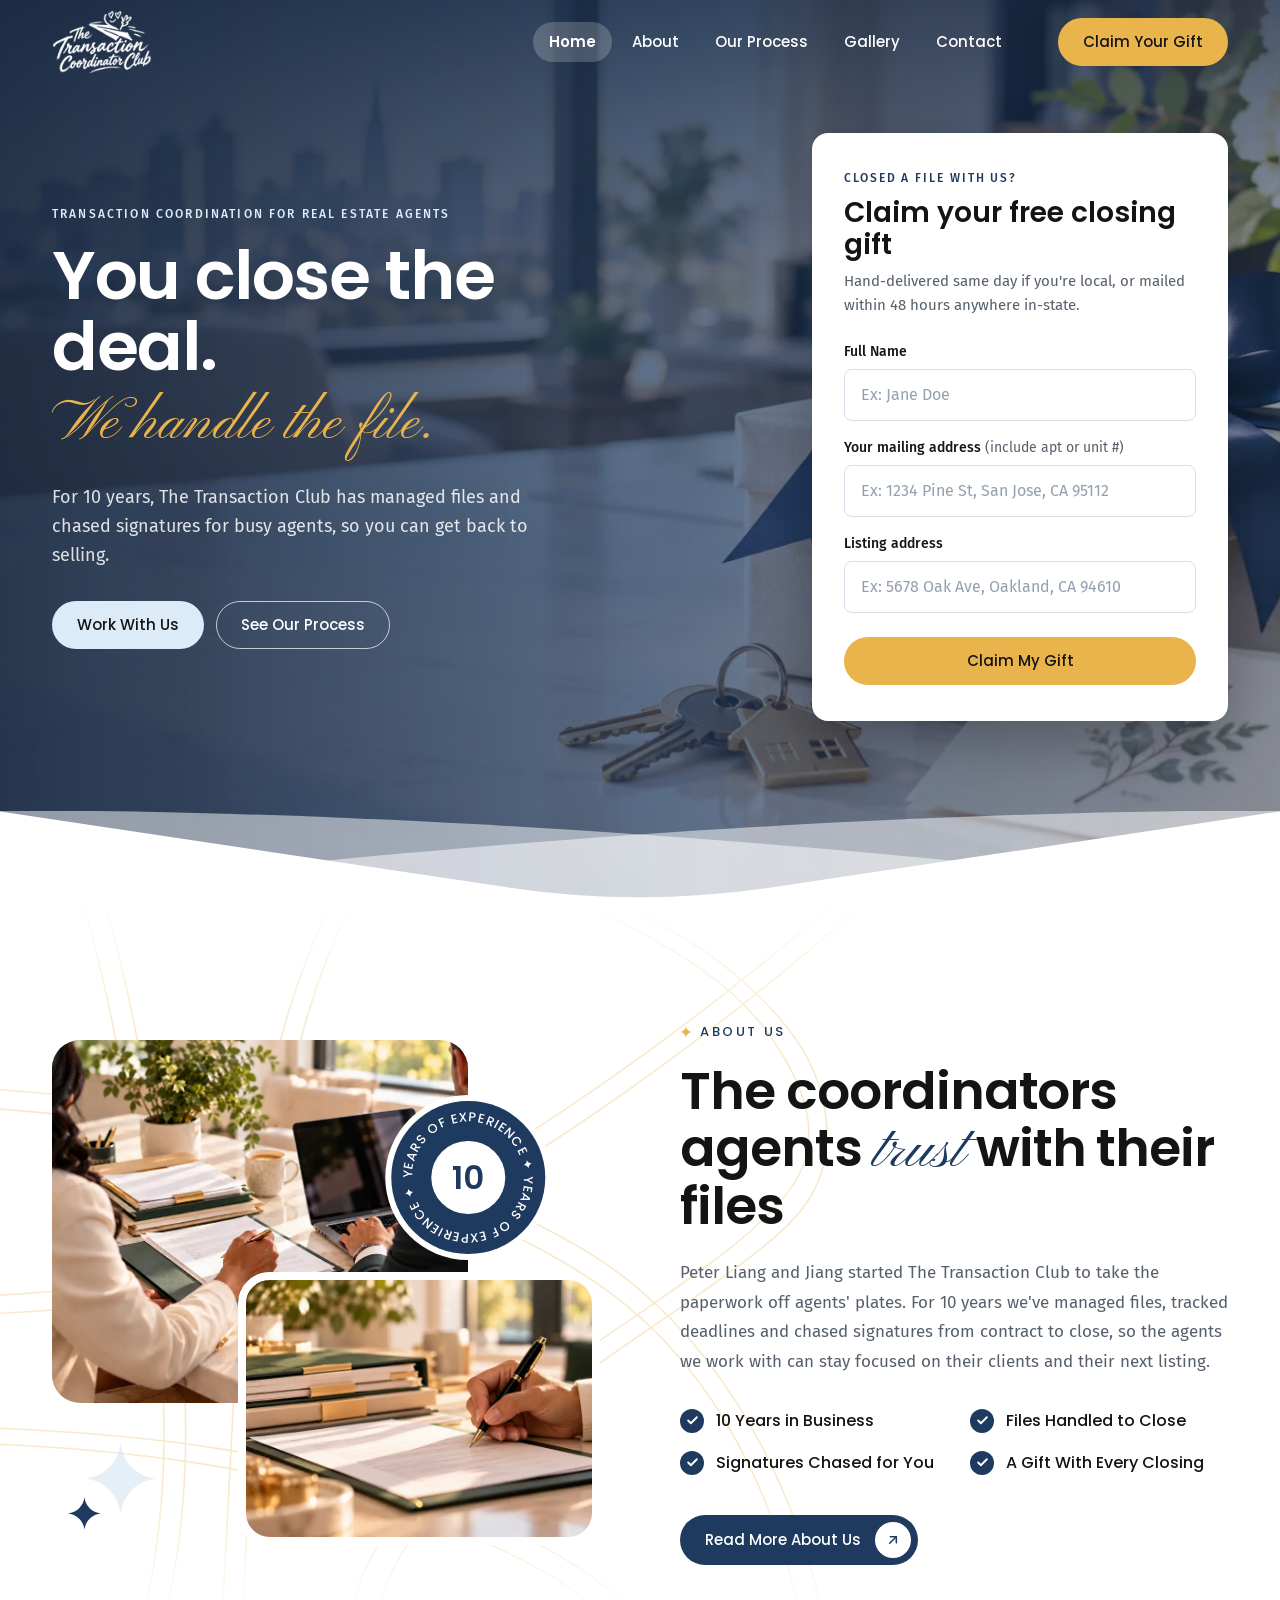
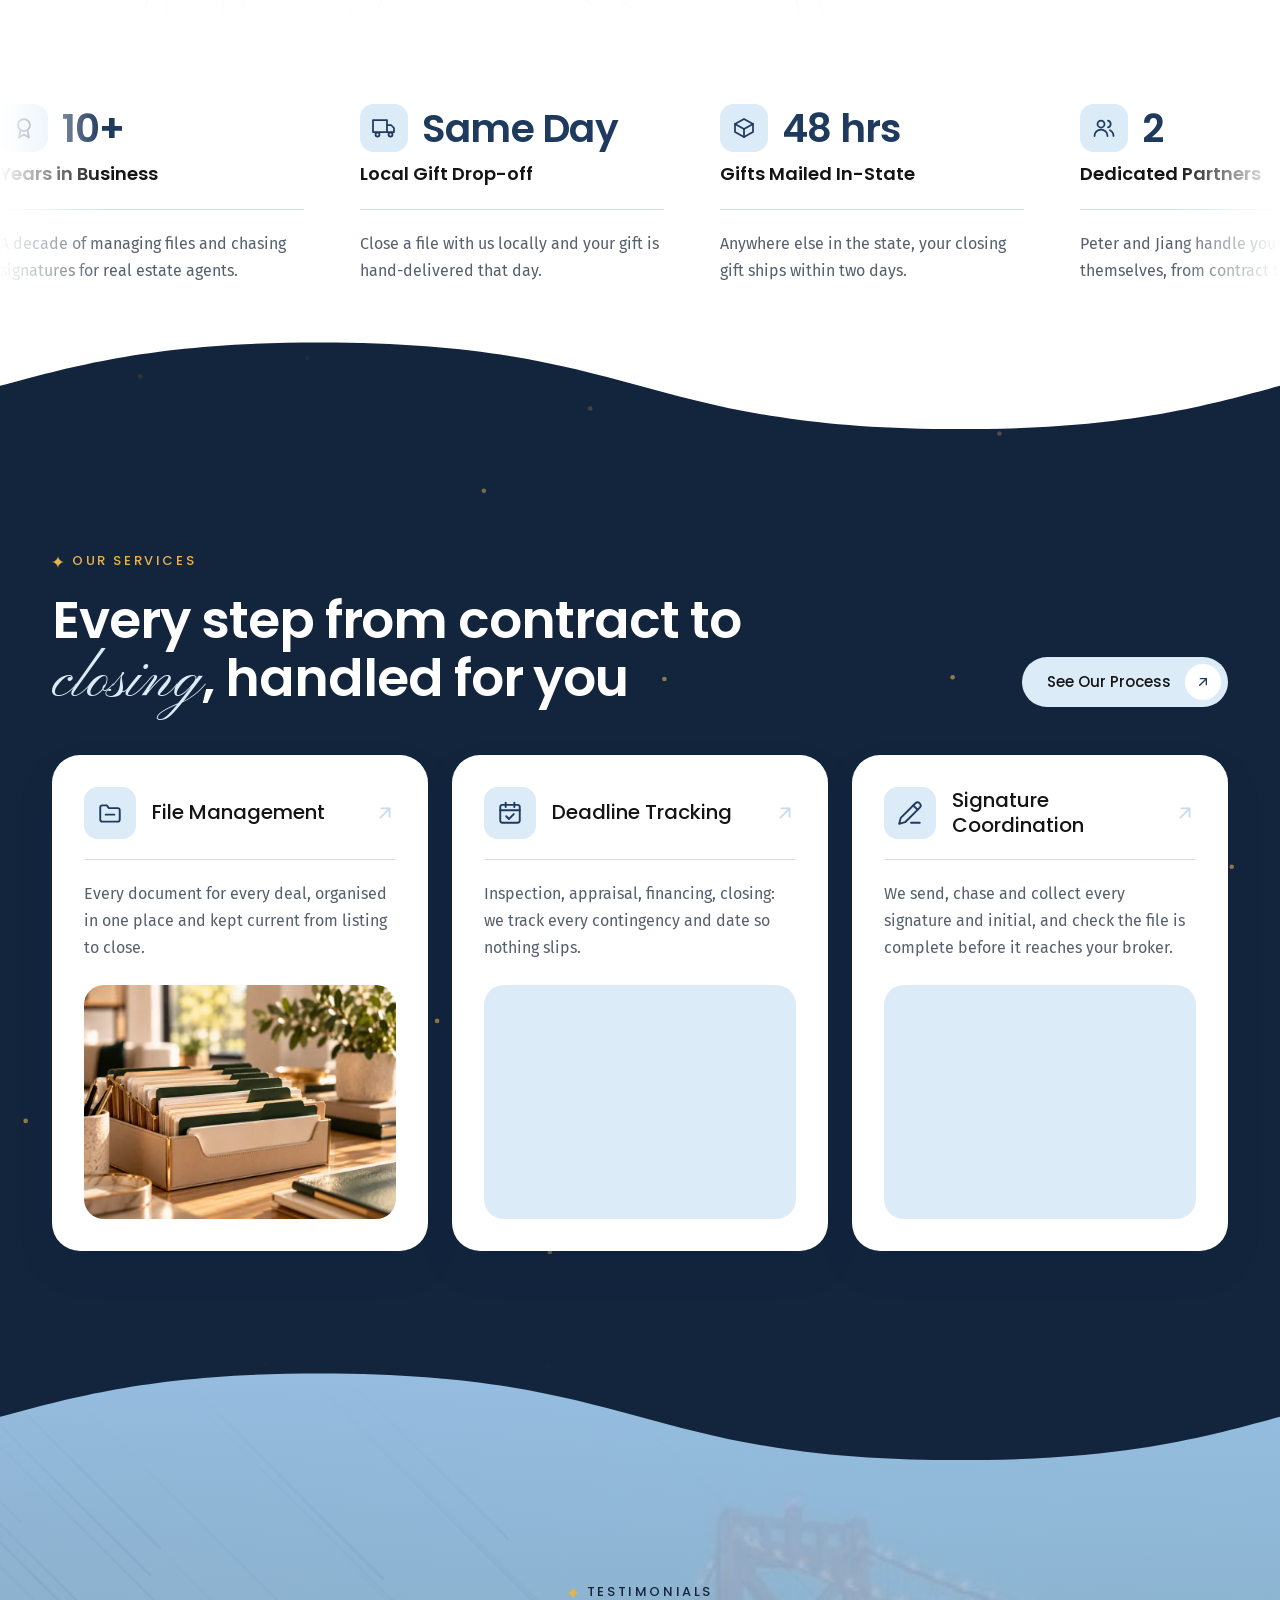
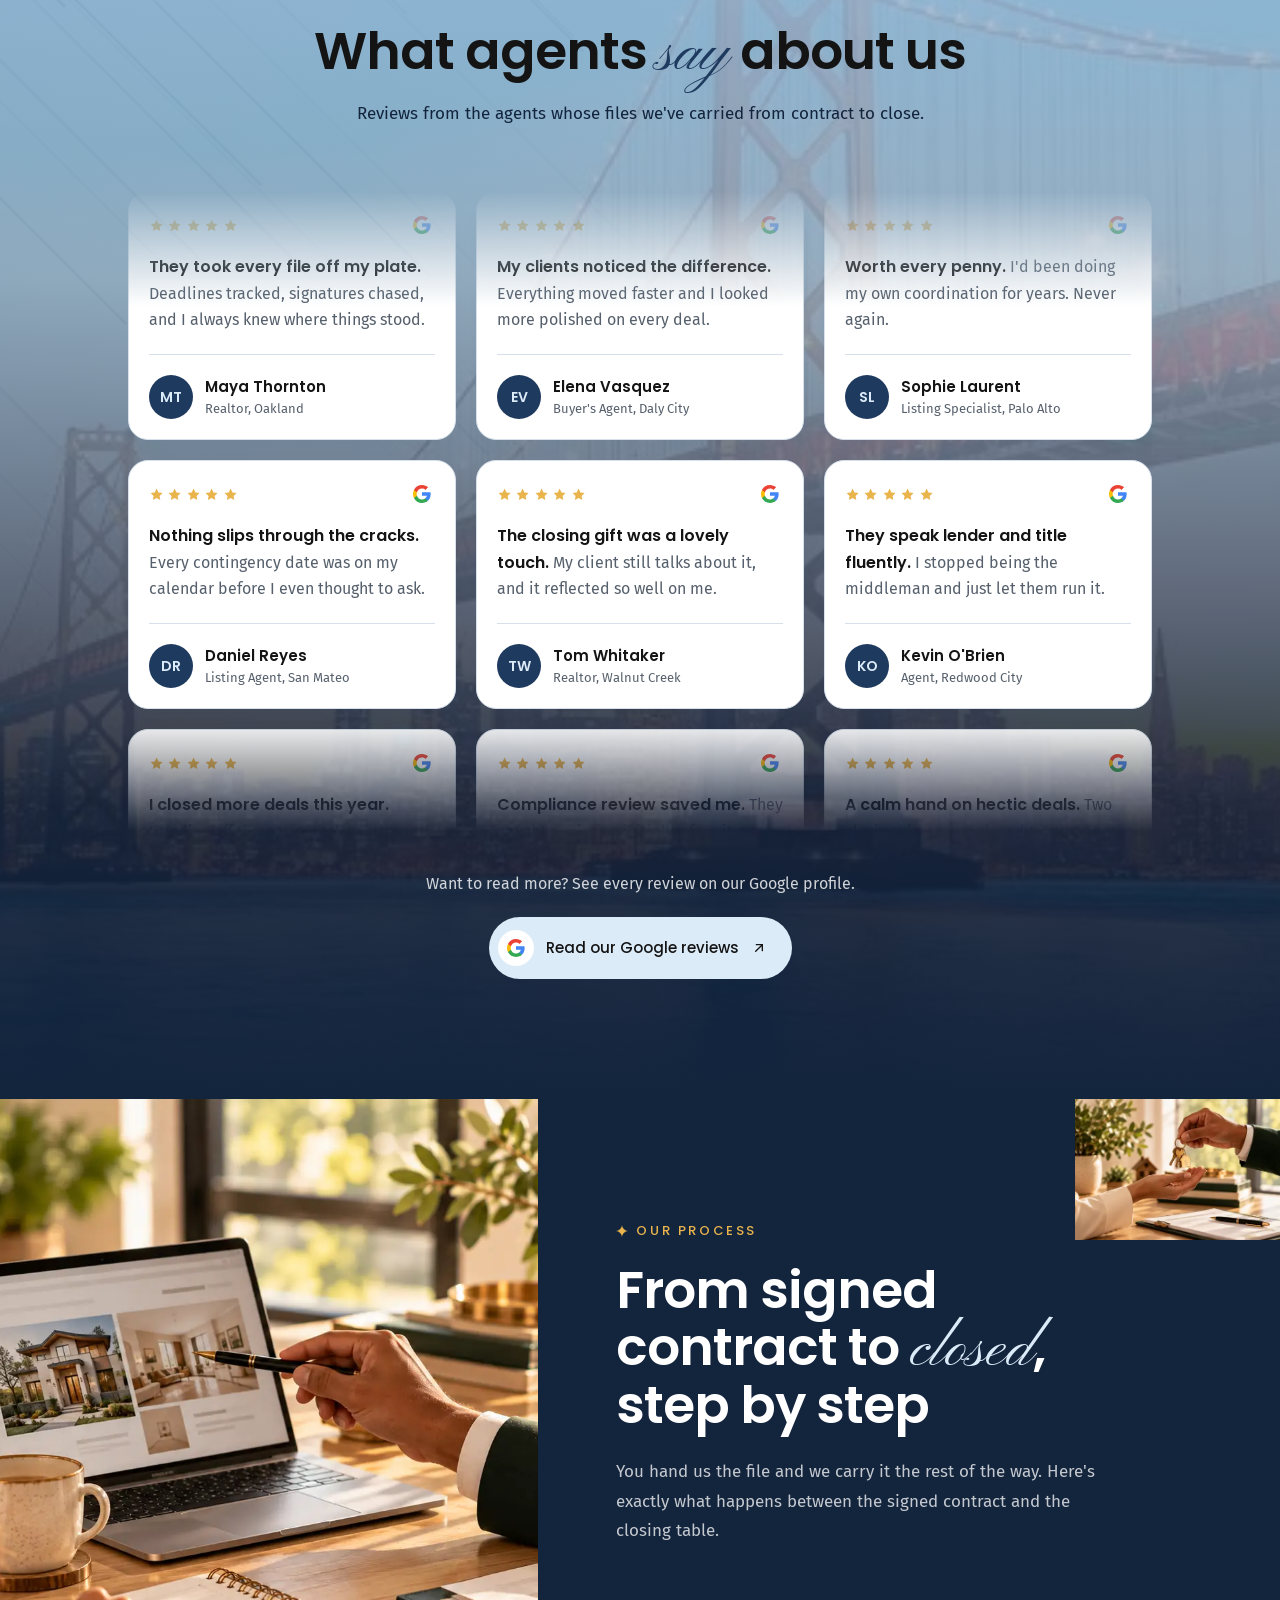
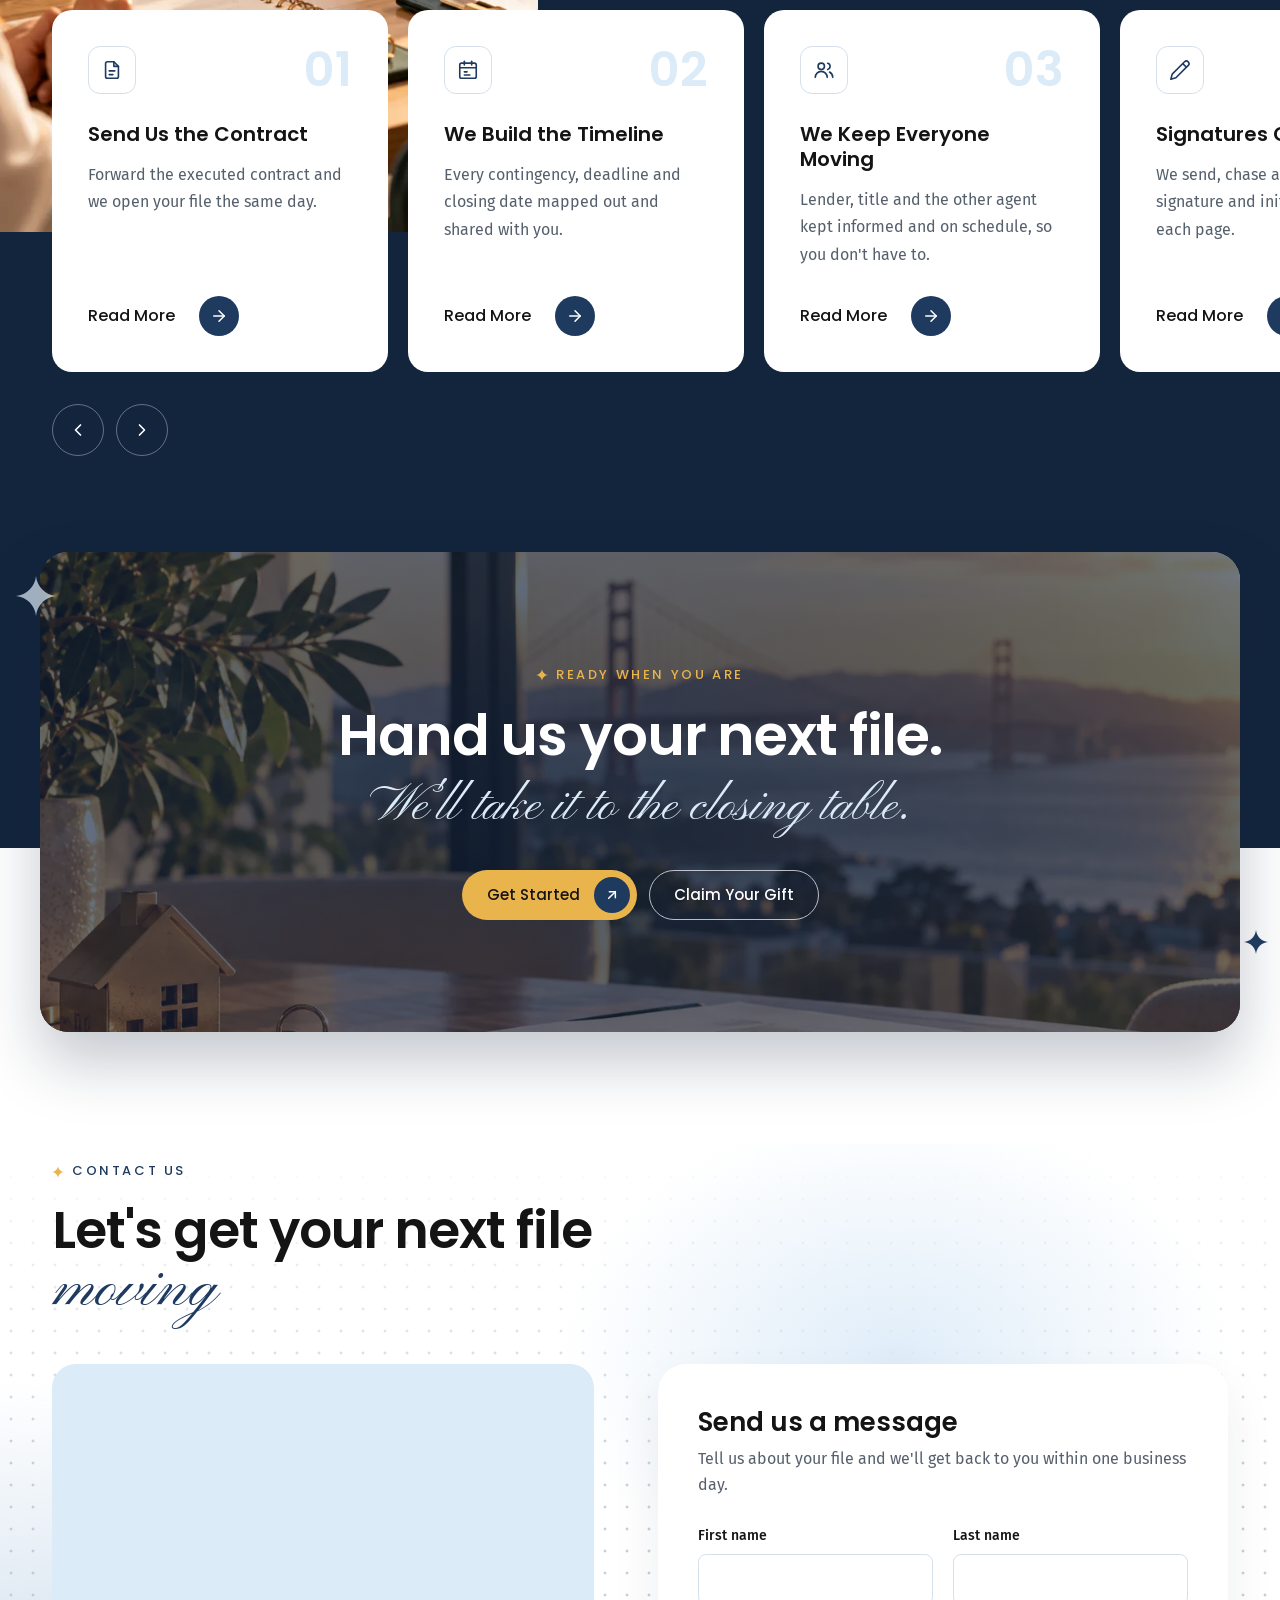
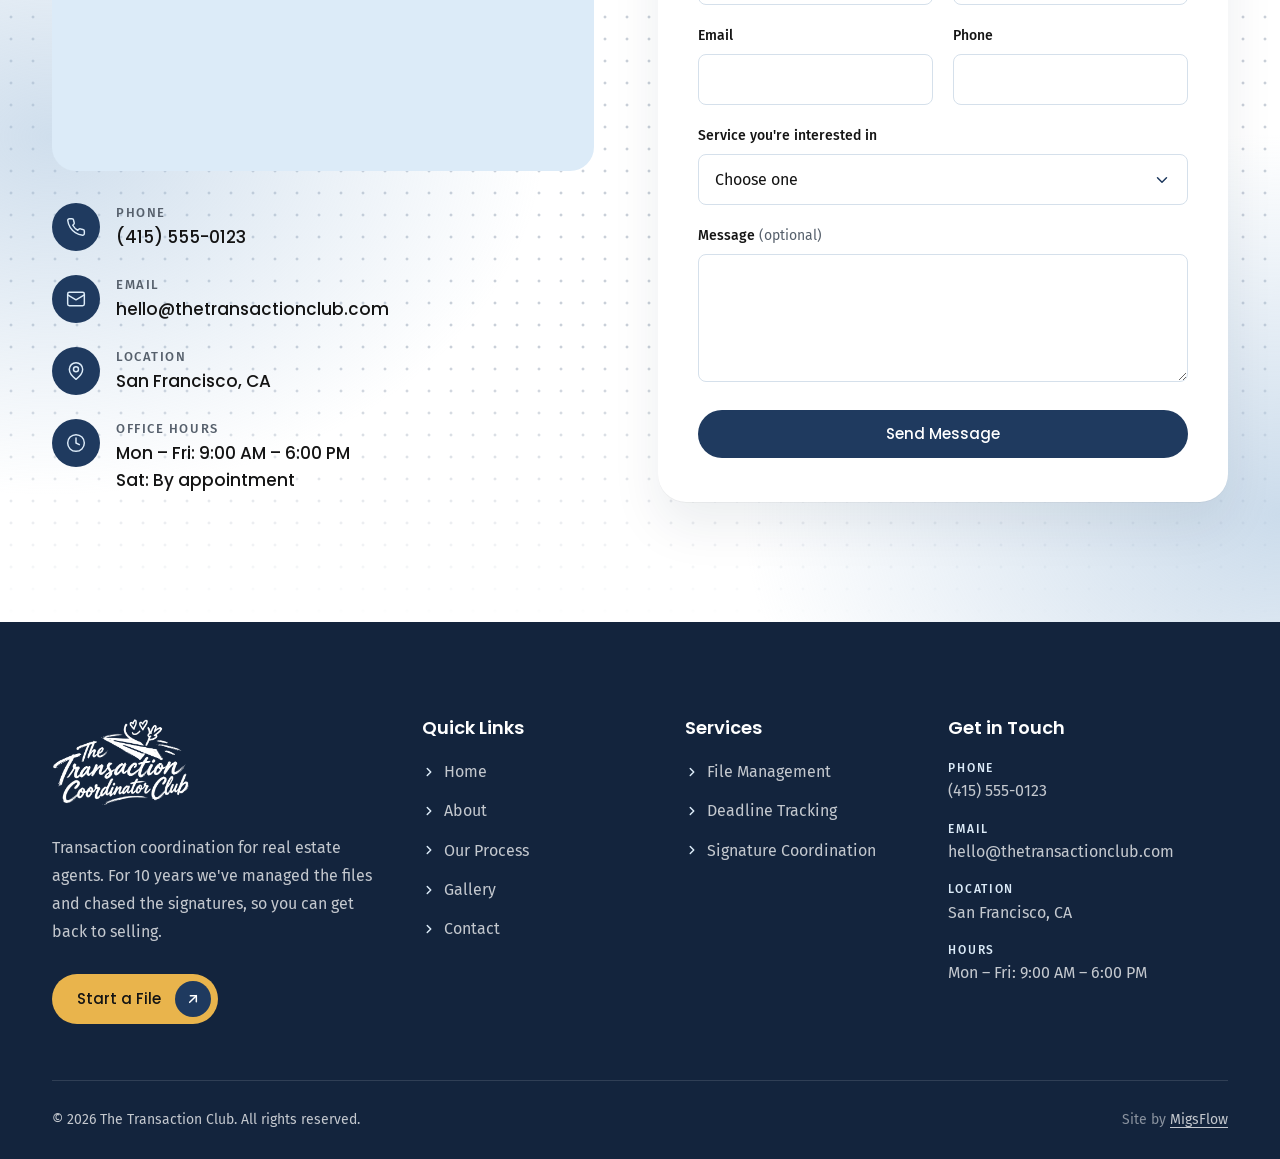
<file: index.html>
<!DOCTYPE html>
<html lang="en">
<head>
  <meta charset="UTF-8">
  <meta name="viewport" content="width=device-width, initial-scale=1.0">

  <title>The Transaction Club | Transaction Coordination for Real Estate Agents</title>
  <meta name="description" content="The Transaction Club manages your files and chases signatures so you can focus on selling. 10 years of transaction coordination for real estate agents.">

  <!-- ==========================================================================
       PERFORMANCE: preload above-the-fold fonts only (hero heading + body/nav)
       ========================================================================== -->
  <link rel="preload" href="fonts/poppins-v24-latin-600.woff2" as="font" type="font/woff2" crossorigin>
  <link rel="preload" href="fonts/fira-sans-v18-latin-regular.woff2" as="font" type="font/woff2" crossorigin>
  <link rel="preload" href="fonts/pinyon-script-v24-latin-regular.woff2" as="font" type="font/woff2" crossorigin>

  <!-- Hero slide 1 is the LCP image: preload the crop each device will actually use -->
  <link rel="preload" as="image" type="image/webp" href="images/home/hero-1-m.webp" media="(max-width: 767px)" fetchpriority="high">
  <link rel="preload" as="image" type="image/webp" href="images/home/hero-1.webp" media="(min-width: 768px)" fetchpriority="high">

  <!-- global.css (tokens, fonts, nav, buttons) must load before styles.css -->
  <link rel="stylesheet" href="css/vendor/lenis.css">
  <link rel="stylesheet" href="css/global.css">
  <link rel="stylesheet" href="css/styles.css">

  <script src="javascript/vendor/lenis.min.js" defer></script>
  <script src="javascript/smooth-scroll.js" defer></script>
  <script src="javascript/global.js" defer></script>
  <script src="javascript/script.js" defer></script>
</head>

<body>

  <a class="skip-link" href="#main">Skip to content</a>

  <!-- ==========================================================================
       HEADER — transparent over the hero, snaps to white on scroll (global.js)
       ========================================================================== -->
  <header class="header" id="header">
    <div class="container header__inner">

      <a class="header__logo" href="index.html" aria-label="The Transaction Coordinator Club, home">
        <!-- White version over the hero; blue version once the header turns white (CSS swaps them) -->
        <picture class="header__logo-img header__logo-img--light">
          <source type="image/webp" srcset="images/logos/tcc-logo-white.webp">
          <img src="images/logos/tcc-logo-white.png" alt="" width="480" height="307" decoding="async">
        </picture>
        <picture class="header__logo-img header__logo-img--dark">
          <source type="image/webp" srcset="images/logos/tcc-logo-blue.webp">
          <img src="images/logos/tcc-logo-blue.png" alt="" width="480" height="307" decoding="async">
        </picture>
      </a>

      <nav class="nav" id="nav" aria-label="Primary">
        <ul class="nav__list">
          <li><a class="nav__link" href="index.html" aria-current="page">Home</a></li>
          <li><a class="nav__link" href="html/about.html">About</a></li>
          <li><a class="nav__link" href="html/process.html">Our Process</a></li>
          <li><a class="nav__link" href="html/gallery.html">Gallery</a></li>
          <li><a class="nav__link" href="html/contact.html">Contact</a></li>
        </ul>
        <a class="btn btn--primary nav__cta" href="#closing-gift">Claim Your Gift</a>
      </nav>

      <button class="nav-toggle" id="nav-toggle" type="button" aria-expanded="false" aria-controls="nav" aria-label="Open menu">
        <span class="nav-toggle__bar"></span>
        <span class="nav-toggle__bar"></span>
        <span class="nav-toggle__bar"></span>
      </button>

    </div>
  </header>

  <main id="main">

    <!-- ========================================================================
         HERO — 4 rotating photos (fade + slow zoom) with the closing-gift form
         ======================================================================== -->
    <section class="hero" aria-labelledby="hero-title">

      <!-- Background slides. Decorative (alt=""), so screen readers skip them.
           Desktop: 1672x941. Mobile (-m): 560x941 portrait crops centred on each
           photo's subject. Slide 1 loads eagerly and is preloaded in <head>;
           slides 2–4 are lazy. Source PNGs live in /source-images (not deployed). -->
      <div class="hero__slides" aria-hidden="true">
        <div class="hero__slide is-active">
          <div class="hero__media">
            <picture>
              <source media="(max-width: 767px)" srcset="images/home/hero-1-m.webp" type="image/webp" width="560" height="941">
              <source media="(max-width: 767px)" srcset="images/home/hero-1-m.jpg" type="image/jpeg" width="560" height="941">
              <source srcset="images/home/hero-1.webp" type="image/webp">
              <img class="hero__img" src="images/home/hero-1.jpg" alt="" width="1672" height="941" fetchpriority="high" decoding="async">
            </picture>
          </div>
        </div>
        <div class="hero__slide">
          <div class="hero__media">
            <picture>
              <source media="(max-width: 767px)" srcset="images/home/hero-2-m.webp" type="image/webp" width="560" height="941">
              <source media="(max-width: 767px)" srcset="images/home/hero-2-m.jpg" type="image/jpeg" width="560" height="941">
              <source srcset="images/home/hero-2.webp" type="image/webp">
              <img class="hero__img" src="images/home/hero-2.jpg" alt="" width="1672" height="941" loading="lazy" decoding="async">
            </picture>
          </div>
        </div>
        <div class="hero__slide">
          <div class="hero__media">
            <picture>
              <source media="(max-width: 767px)" srcset="images/home/hero-3-m.webp" type="image/webp" width="560" height="941">
              <source media="(max-width: 767px)" srcset="images/home/hero-3-m.jpg" type="image/jpeg" width="560" height="941">
              <source srcset="images/home/hero-3.webp" type="image/webp">
              <img class="hero__img" src="images/home/hero-3.jpg" alt="" width="1672" height="941" loading="lazy" decoding="async">
            </picture>
          </div>
        </div>
        <div class="hero__slide">
          <div class="hero__media">
            <picture>
              <source media="(max-width: 767px)" srcset="images/home/hero-4-m.webp" type="image/webp" width="560" height="941">
              <source media="(max-width: 767px)" srcset="images/home/hero-4-m.jpg" type="image/jpeg" width="560" height="941">
              <source srcset="images/home/hero-4.webp" type="image/webp">
              <img class="hero__img" src="images/home/hero-4.jpg" alt="" width="1672" height="941" loading="lazy" decoding="async">
            </picture>
          </div>
        </div>
      </div>
      <div class="hero__overlay" aria-hidden="true"></div>

      <div class="container hero__inner">

        <div class="hero__content">
          <p class="hero__eyebrow">Transaction Coordination for Real Estate Agents</p>
          <h1 class="hero__title" id="hero-title">
            You close the deal.
            <span class="hero__title-accent">We handle the file.</span>
          </h1>
          <p class="hero__text">For 10 years, The Transaction Club has managed files and chased signatures for busy agents, so you can get back to selling.</p>
          <div class="hero__actions">
            <a class="btn btn--light" href="html/contact.html">Work With Us</a>
            <a class="btn btn--outline-light" href="html/process.html">See Our Process</a>
          </div>
        </div>

        <!-- Closing gift form: script.js sends it to the Google Sheet's Apps
             Script (google-apps-script/closing-gift.gs), which logs a row and
             emails Peter & Jiang. -->
        <div class="gift-card" id="closing-gift">
          <p class="gift-card__eyebrow">Closed a file with us?</p>
          <h2 class="gift-card__title">Claim your free closing gift</h2>
          <p class="gift-card__text">Hand-delivered same day if you're local, or mailed within 48 hours anywhere in-state.</p>

          <form class="gift-form" id="gift-form" action="#" method="post">
            <!-- Honeypot: hidden from people, filled in by bots -->
            <div class="gift-form__trap" aria-hidden="true">
              <label for="gift-company">Company</label>
              <input id="gift-company" name="company" type="text" tabindex="-1" autocomplete="off">
            </div>
            <div class="form-field">
              <label class="form-field__label" for="gift-name">Full Name</label>
              <input class="form-field__input" id="gift-name" name="name" type="text" autocomplete="name" placeholder="Ex: Jane Doe" required>
            </div>
            <div class="form-field">
              <label class="form-field__label" for="gift-address">Your mailing address <span class="form-field__optional">(include apt or unit #)</span></label>
              <input class="form-field__input" id="gift-address" name="address" type="text" autocomplete="street-address" placeholder="Ex: 1234 Pine St, San Jose, CA 95112" required>
            </div>
            <div class="form-field">
              <label class="form-field__label" for="gift-listing">Listing address</label>
              <input class="form-field__input" id="gift-listing" name="listing_address" type="text" placeholder="Ex: 5678 Oak Ave, Oakland, CA 94610" required>
            </div>
            <button class="btn btn--primary gift-form__submit" type="submit">Claim My Gift</button>
            <p class="gift-form__error" id="gift-error" role="alert" hidden>Something went wrong. Please try again in a moment.</p>
          </form>

          <div class="gift-card__success" id="gift-success" tabindex="-1" hidden>
            <p class="gift-card__success-title">Thank you, your gift is on its way!</p>
            <p class="gift-card__text">We've got your details. Local gifts are hand-delivered the same day, and anywhere else in-state ships within 48 hours.</p>
          </div>
        </div>

      </div>

      <!-- Arc divider: the About section's colour rising into the photos -->
      <div class="section-divider section-divider--arc" aria-hidden="true"></div>
    </section>

    <!-- ========================================================================
         ABOUT — two overlapping photos + "years" badge, intro copy, checklist
         Copy is a stand-in drafted from the discovery call; swap in Peter and
         Jiang's own words when they arrive.
         ======================================================================== -->
    <section class="about has-texture" id="about" aria-labelledby="about-title">
      <div class="container about__inner">

        <!-- Below the fold, so both photos lazy load. Desktop files are ~2x each
             frame's displayed size; -m versions serve phones. Source PNGs live in
             /source-images (not deployed). -->
        <div class="about__media">
          <div class="about__photo about__photo--main">
            <picture>
              <source media="(max-width: 767px)" srcset="images/home/about-team-m.webp" type="image/webp" width="560" height="487">
              <source media="(max-width: 767px)" srcset="images/home/about-team-m.jpg" type="image/jpeg" width="560" height="487">
              <source srcset="images/home/about-team.webp" type="image/webp">
              <img src="images/home/about-team.jpg" alt="Two coordinators working through a client's file, one signing paperwork and one on a laptop" width="880" height="765" loading="lazy" decoding="async">
            </picture>
          </div>
          <div class="about__photo about__photo--inset">
            <picture>
              <source media="(max-width: 767px)" srcset="images/home/about-signing-m.webp" type="image/webp" width="480" height="360">
              <source media="(max-width: 767px)" srcset="images/home/about-signing-m.jpg" type="image/jpeg" width="480" height="360">
              <source srcset="images/home/about-signing.webp" type="image/webp">
              <img src="images/home/about-signing.jpg" alt="A hand signing closing documents with a gold pen" width="760" height="570" loading="lazy" decoding="async">
            </picture>
          </div>

          <!-- Spinning ring text; the number in the middle stays still -->
          <div class="about__badge">
            <svg class="about__badge-ring" viewBox="0 0 120 120" aria-hidden="true">
              <defs>
                <path id="about-badge-circle" d="M60,60 m-44,0 a44,44 0 1,1 88,0 a44,44 0 1,1 -88,0" />
              </defs>
              <text>
                <textPath href="#about-badge-circle" textLength="270">YEARS OF EXPERIENCE ✦ YEARS OF EXPERIENCE ✦</textPath>
              </text>
            </svg>
            <p class="about__badge-number"><span>10</span><span class="visually-hidden"> years of experience</span></p>
          </div>

          <!-- Decorative sparkles -->
          <svg class="about__spark about__spark--lg" viewBox="0 0 24 24" aria-hidden="true"><path d="M12 0c.6 6.4 5.6 11.4 12 12-6.4.6-11.4 5.6-12 12-.6-6.4-5.6-11.4-12-12C6.4 11.4 11.4 6.4 12 0Z" /></svg>
          <svg class="about__spark about__spark--sm" viewBox="0 0 24 24" aria-hidden="true"><path d="M12 0c.6 6.4 5.6 11.4 12 12-6.4.6-11.4 5.6-12 12-.6-6.4-5.6-11.4-12-12C6.4 11.4 11.4 6.4 12 0Z" /></svg>
        </div>

        <div class="about__content">
          <p class="eyebrow">
            <svg class="eyebrow__icon" viewBox="0 0 24 24" aria-hidden="true"><path d="M12 0c.6 6.4 5.6 11.4 12 12-6.4.6-11.4 5.6-12 12-.6-6.4-5.6-11.4-12-12C6.4 11.4 11.4 6.4 12 0Z" /></svg>
            About Us
          </p>

          <h2 class="section-title" id="about-title">
            The coordinators agents <span class="section-title__accent">trust</span> with their files
          </h2>

          <p class="about__text">
            Peter Liang and Jiang started The Transaction Club to take the paperwork off agents' plates.
            For 10 years we've managed files, tracked deadlines and chased signatures from contract to
            close, so the agents we work with can stay focused on their clients and their next listing.
          </p>

          <ul class="about__list">
            <li class="check-item">10 Years in Business</li>
            <li class="check-item">Files Handled to Close</li>
            <li class="check-item">Signatures Chased for You</li>
            <li class="check-item">A Gift With Every Closing</li>
          </ul>

          <a class="btn btn--primary btn--badge" href="html/about.html">
            Read More About Us
            <span class="btn__badge" aria-hidden="true">
              <svg viewBox="0 0 24 24" fill="none" stroke="currentColor" stroke-width="2.25" stroke-linecap="round" stroke-linejoin="round"><line x1="7" y1="17" x2="17" y2="7" /><polyline points="8 7 17 7 17 16" /></svg>
            </span>
          </a>
        </div>

      </div>
    </section>

    <!-- ========================================================================
         STATS MARQUEE — drifts slowly left to right (pure CSS, styles.css).
         The list is repeated once (aria-hidden) so the loop is seamless;
         screen readers only read the first copy. Pauses on hover; stands
         still for reduced motion. Edit BOTH lists when changing a stat.
         ======================================================================== -->
    <section class="stats" aria-label="The Transaction Club at a glance">
      <!-- Arc divider: the About colour hanging down into the strip -->
      <div class="section-divider section-divider--top section-divider--arc" aria-hidden="true"></div>

      <div class="stats__frame">
        <div class="stats__viewport">
          <div class="stats__track">
            <ul class="stats__group">
              <li class="stat">
                <div class="stat__head">
                <span class="stat__icon" aria-hidden="true"><svg viewBox="0 0 24 24" fill="none" stroke="currentColor" stroke-width="1.75" stroke-linecap="round" stroke-linejoin="round"><circle cx="12" cy="9" r="6" /><path d="m8.5 14.2-1.5 7.3 5-3 5 3-1.5-7.3" /></svg></span>
                <p class="stat__number">10+</p>
              </div>
                <p class="stat__label">Years in Business</p>
                <p class="stat__text">A decade of managing files and chasing signatures for real estate agents.</p>
              </li>
              <li class="stat">
                <div class="stat__head">
                <span class="stat__icon" aria-hidden="true"><svg viewBox="0 0 24 24" fill="none" stroke="currentColor" stroke-width="1.75" stroke-linecap="round" stroke-linejoin="round"><path d="M1 4h14v12H1z" /><path d="M15 9h4l3 3v4h-7" /><circle cx="5.5" cy="18.5" r="2" /><circle cx="18.5" cy="18.5" r="2" /></svg></span>
                <p class="stat__number">Same Day</p>
              </div>
                <p class="stat__label">Local Gift Drop-off</p>
                <p class="stat__text">Close a file with us locally and your gift is hand-delivered that day.</p>
              </li>
              <li class="stat">
                <div class="stat__head">
                <span class="stat__icon" aria-hidden="true"><svg viewBox="0 0 24 24" fill="none" stroke="currentColor" stroke-width="1.75" stroke-linecap="round" stroke-linejoin="round"><path d="M21 8 12 3 3 8v8l9 5 9-5Z" /><path d="m3 8 9 5 9-5" /><path d="M12 13v8" /></svg></span>
                <p class="stat__number">48 hrs</p>
              </div>
                <p class="stat__label">Gifts Mailed In-State</p>
                <p class="stat__text">Anywhere else in the state, your closing gift ships within two days.</p>
              </li>
              <li class="stat">
                <div class="stat__head">
                <span class="stat__icon" aria-hidden="true"><svg viewBox="0 0 24 24" fill="none" stroke="currentColor" stroke-width="1.75" stroke-linecap="round" stroke-linejoin="round"><circle cx="9" cy="8" r="3.5" /><path d="M2.5 20a6.5 6.5 0 0 1 13 0" /><path d="M16 4.6a3.5 3.5 0 0 1 0 6.8" /><path d="M18 14.2a6.5 6.5 0 0 1 3.5 5.8" /></svg></span>
                <p class="stat__number">2</p>
              </div>
                <p class="stat__label">Dedicated Partners</p>
                <p class="stat__text">Peter and Jiang handle your files themselves, from contract to close.</p>
              </li>
              <li class="stat">
                <div class="stat__head">
                <span class="stat__icon" aria-hidden="true"><svg viewBox="0 0 24 24" fill="none" stroke="currentColor" stroke-width="1.75" stroke-linecap="round" stroke-linejoin="round"><rect x="2" y="4" width="20" height="13" rx="2" /><path d="M8 21h8" /><path d="M12 17v4" /><path d="m9 8.5 6 5" /><path d="m15 8.5-6 5" /></svg></span>
                <p class="stat__number">0</p>
              </div>
                <p class="stat__label">Portals to Learn</p>
                <p class="stat__text">No logins or new software. Send us the file and we take it from there.</p>
              </li>
            </ul>
            <ul class="stats__group" aria-hidden="true">
              <li class="stat">
                <div class="stat__head">
                <span class="stat__icon" aria-hidden="true"><svg viewBox="0 0 24 24" fill="none" stroke="currentColor" stroke-width="1.75" stroke-linecap="round" stroke-linejoin="round"><circle cx="12" cy="9" r="6" /><path d="m8.5 14.2-1.5 7.3 5-3 5 3-1.5-7.3" /></svg></span>
                <p class="stat__number">10+</p>
              </div>
                <p class="stat__label">Years in Business</p>
                <p class="stat__text">A decade of managing files and chasing signatures for real estate agents.</p>
              </li>
              <li class="stat">
                <div class="stat__head">
                <span class="stat__icon" aria-hidden="true"><svg viewBox="0 0 24 24" fill="none" stroke="currentColor" stroke-width="1.75" stroke-linecap="round" stroke-linejoin="round"><path d="M1 4h14v12H1z" /><path d="M15 9h4l3 3v4h-7" /><circle cx="5.5" cy="18.5" r="2" /><circle cx="18.5" cy="18.5" r="2" /></svg></span>
                <p class="stat__number">Same Day</p>
              </div>
                <p class="stat__label">Local Gift Drop-off</p>
                <p class="stat__text">Close a file with us locally and your gift is hand-delivered that day.</p>
              </li>
              <li class="stat">
                <div class="stat__head">
                <span class="stat__icon" aria-hidden="true"><svg viewBox="0 0 24 24" fill="none" stroke="currentColor" stroke-width="1.75" stroke-linecap="round" stroke-linejoin="round"><path d="M21 8 12 3 3 8v8l9 5 9-5Z" /><path d="m3 8 9 5 9-5" /><path d="M12 13v8" /></svg></span>
                <p class="stat__number">48 hrs</p>
              </div>
                <p class="stat__label">Gifts Mailed In-State</p>
                <p class="stat__text">Anywhere else in the state, your closing gift ships within two days.</p>
              </li>
              <li class="stat">
                <div class="stat__head">
                <span class="stat__icon" aria-hidden="true"><svg viewBox="0 0 24 24" fill="none" stroke="currentColor" stroke-width="1.75" stroke-linecap="round" stroke-linejoin="round"><circle cx="9" cy="8" r="3.5" /><path d="M2.5 20a6.5 6.5 0 0 1 13 0" /><path d="M16 4.6a3.5 3.5 0 0 1 0 6.8" /><path d="M18 14.2a6.5 6.5 0 0 1 3.5 5.8" /></svg></span>
                <p class="stat__number">2</p>
              </div>
                <p class="stat__label">Dedicated Partners</p>
                <p class="stat__text">Peter and Jiang handle your files themselves, from contract to close.</p>
              </li>
              <li class="stat">
                <div class="stat__head">
                <span class="stat__icon" aria-hidden="true"><svg viewBox="0 0 24 24" fill="none" stroke="currentColor" stroke-width="1.75" stroke-linecap="round" stroke-linejoin="round"><rect x="2" y="4" width="20" height="13" rx="2" /><path d="M8 21h8" /><path d="M12 17v4" /><path d="m9 8.5 6 5" /><path d="m15 8.5-6 5" /></svg></span>
                <p class="stat__number">0</p>
              </div>
                <p class="stat__label">Portals to Learn</p>
                <p class="stat__text">No logins or new software. Send us the file and we take it from there.</p>
              </li>
            </ul>
          </div>
        </div>
      </div>
    </section>

    <!-- ========================================================================
         SERVICES — header on tan; the cards straddle the tan/white split
         (the white band starts partway down the cards, see styles.css).
         Card photos: 800x600 desktop, 640x480 (-m) phones; source PNGs in
         /source-images. Copy is a stand-in drafted from the discovery call.
         ======================================================================== -->
    <section class="services has-texture has-texture--particles" aria-labelledby="services-title">
      <div class="services__top">
        <!-- Bubble divider: the stats strip's white flowing down into this one -->
        <div class="section-divider section-divider--top section-divider--bubble" aria-hidden="true"></div>

        <div class="container section-head">
          <div>
            <p class="eyebrow">
              <svg class="eyebrow__icon" viewBox="0 0 24 24" aria-hidden="true"><path d="M12 0c.6 6.4 5.6 11.4 12 12-6.4.6-11.4 5.6-12 12-.6-6.4-5.6-11.4-12-12C6.4 11.4 11.4 6.4 12 0Z" /></svg>
              Our Services
            </p>
            <h2 class="section-title" id="services-title">
              Every step from contract to <span class="section-title__accent">closing</span>, handled for you
            </h2>
          </div>

          <a class="btn btn--primary btn--badge" href="html/process.html">
            See Our Process
            <span class="btn__badge" aria-hidden="true"><svg viewBox="0 0 24 24" fill="none" stroke="currentColor" stroke-width="2" stroke-linecap="round" stroke-linejoin="round"><line x1="7" y1="17" x2="17" y2="7" /><polyline points="8 7 17 7 17 16" /></svg></span>
          </a>
        </div>
      </div>

      <div class="services__bottom">
        <ul class="container services__grid">
          <li class="service-card">
            <div class="service-card__head">
              <span class="service-card__icon" aria-hidden="true">
                <svg viewBox="0 0 24 24" fill="none" stroke="currentColor" stroke-width="1.75" stroke-linecap="round" stroke-linejoin="round"><path d="M3 7a2 2 0 0 1 2-2h4l2 2.5h8a2 2 0 0 1 2 2V18a2 2 0 0 1-2 2H5a2 2 0 0 1-2-2Z" /><path d="M8 13.5h8" /></svg>
              </span>
              <h3 class="service-card__title">
                <a class="service-card__link" href="html/process.html">File Management</a>
              </h3>
              <span class="service-card__arrow" aria-hidden="true"><svg viewBox="0 0 24 24" fill="none" stroke="currentColor" stroke-width="2" stroke-linecap="round" stroke-linejoin="round"><line x1="7" y1="17" x2="17" y2="7" /><polyline points="8 7 17 7 17 16" /></svg></span>
            </div>
            <p class="service-card__text">Every document for every deal, organised in one place and kept current from listing to close.</p>
            <div class="service-card__photo">
              <picture>
                <source media="(max-width: 767px)" srcset="images/home/services-file-management-m.webp" type="image/webp" width="640" height="480">
                <source media="(max-width: 767px)" srcset="images/home/services-file-management-m.jpg" type="image/jpeg" width="640" height="480">
                <source srcset="images/home/services-file-management.webp" type="image/webp">
                <img src="images/home/services-file-management.jpg" alt="A desk organiser filled with neatly tabbed transaction files" width="800" height="600" loading="lazy" decoding="async">
              </picture>
            </div>
          </li>
          <li class="service-card">
            <div class="service-card__head">
              <span class="service-card__icon" aria-hidden="true">
                <svg viewBox="0 0 24 24" fill="none" stroke="currentColor" stroke-width="1.75" stroke-linecap="round" stroke-linejoin="round"><rect x="3" y="4.5" width="18" height="16.5" rx="2" /><path d="M16 2.5v4" /><path d="M8 2.5v4" /><path d="M3 9.5h18" /><path d="m8.5 15 2.5 2.5 4.5-4.5" /></svg>
              </span>
              <h3 class="service-card__title">
                <a class="service-card__link" href="html/process.html">Deadline Tracking</a>
              </h3>
              <span class="service-card__arrow" aria-hidden="true"><svg viewBox="0 0 24 24" fill="none" stroke="currentColor" stroke-width="2" stroke-linecap="round" stroke-linejoin="round"><line x1="7" y1="17" x2="17" y2="7" /><polyline points="8 7 17 7 17 16" /></svg></span>
            </div>
            <p class="service-card__text">Inspection, appraisal, financing, closing: we track every contingency and date so nothing slips.</p>
            <div class="service-card__photo">
              <picture>
                <source media="(max-width: 767px)" srcset="images/home/services-deadline-tracking-m.webp" type="image/webp" width="640" height="480">
                <source media="(max-width: 767px)" srcset="images/home/services-deadline-tracking-m.jpg" type="image/jpeg" width="640" height="480">
                <source srcset="images/home/services-deadline-tracking.webp" type="image/webp">
                <img src="images/home/services-deadline-tracking.jpg" alt="An open planner with key dates highlighted beside a pen and coffee" width="800" height="600" loading="lazy" decoding="async">
              </picture>
            </div>
          </li>
          <li class="service-card">
            <div class="service-card__head">
              <span class="service-card__icon" aria-hidden="true">
                <svg viewBox="0 0 24 24" fill="none" stroke="currentColor" stroke-width="1.75" stroke-linecap="round" stroke-linejoin="round"><path d="M17 3a2.83 2.83 0 0 1 4 4L7.5 20.5 2 22l1.5-5.5Z" /><path d="m15 5 4 4" /><path d="M13 21h8" /></svg>
              </span>
              <h3 class="service-card__title">
                <a class="service-card__link" href="html/process.html">Signature Coordination</a>
              </h3>
              <span class="service-card__arrow" aria-hidden="true"><svg viewBox="0 0 24 24" fill="none" stroke="currentColor" stroke-width="2" stroke-linecap="round" stroke-linejoin="round"><line x1="7" y1="17" x2="17" y2="7" /><polyline points="8 7 17 7 17 16" /></svg></span>
            </div>
            <p class="service-card__text">We send, chase and collect every signature and initial, and check the file is complete before it reaches your broker.</p>
            <div class="service-card__photo">
              <picture>
                <source media="(max-width: 767px)" srcset="images/home/services-signature-coordination-m.webp" type="image/webp" width="640" height="480">
                <source media="(max-width: 767px)" srcset="images/home/services-signature-coordination-m.jpg" type="image/jpeg" width="640" height="480">
                <source srcset="images/home/services-signature-coordination.webp" type="image/webp">
                <img src="images/home/services-signature-coordination.jpg" alt="A tablet showing an e-signature line, with a stylus beside it" width="800" height="600" loading="lazy" decoding="async">
              </picture>
            </div>
          </li>
        </ul>
        <p class="swipe-hint"><svg viewBox="0 0 24 24" fill="none" stroke="currentColor" stroke-width="1.75" stroke-linecap="round" stroke-linejoin="round" aria-hidden="true"><path d="M18 11V6a2 2 0 0 0-4 0" /><path d="M14 10V4a2 2 0 0 0-4 0v2" /><path d="M10 10.5V6a2 2 0 0 0-4 0v8" /><path d="M18 8a2 2 0 1 1 4 0v6a8 8 0 0 1-8 8h-2c-2.8 0-4.5-.86-5.99-2.34l-3.6-3.6a2 2 0 0 1 2.83-2.82L7 15" /></svg>Swipe to see more</p>
      </div>
    </section>


    <!-- ========================================================================
         TESTIMONIALS — Bay Bridge photo background, centred scrolling wall of
         Google reviews, and a link to the Google profile underneath. PLACEHOLDER REVIEWS: every quote, name and role below is made up
         and MUST be replaced with real Google reviews before launch. TODO: once the Google Business Profile exists, swap every
         href="#testimonials" below for the profile's reviews URL.
         ======================================================================== -->
    <section class="testimonials has-texture has-texture--streaks" id="testimonials" aria-labelledby="testimonials-title">
      <!-- Bubble divider: the Services green flowing down into this section -->
      <div class="section-divider section-divider--top section-divider--bubble" aria-hidden="true"></div>

      <!-- Bay Bridge background. The source is only 668x459, so it is served at
           native size and stretched to cover; the heavy navy wash hides the
           softness. Swap in a larger original if one exists. -->
      <div class="testimonials__bg" aria-hidden="true">
        <picture>
          <source srcset="images/home/testimonials-bg.webp" type="image/webp">
          <img src="images/home/testimonials-bg.jpg" alt="" width="668" height="459" loading="lazy" decoding="async">
        </picture>
      </div>

      <div class="container">

        <header class="testimonials__head">
          <p class="eyebrow">
            <svg class="eyebrow__icon" viewBox="0 0 24 24" aria-hidden="true"><path d="M12 0c.6 6.4 5.6 11.4 12 12-6.4.6-11.4 5.6-12 12-.6-6.4-5.6-11.4-12-12C6.4 11.4 11.4 6.4 12 0Z" /></svg>
            Testimonials
          </p>
          <h2 class="section-title" id="testimonials-title">
            What agents <span class="section-title__accent">say</span> about us
          </h2>
          <p class="testimonials__intro">Reviews from the agents whose files we've carried from contract to close.</p>
        </header>

        <div class="testimonials__inner">

          <!-- Review wall: three columns drift slowly downward, each offset so
               they never move in step (styles.css). Each column's list is
               repeated once (aria-hidden) for a seamless loop. Pauses on hover. -->
          <div class="review-wall">
          <div class="review-col review-col--1">
            <ul class="review-col__track">
              <li class="review-card">
                <div class="review-card__top">
                  <span class="stars" aria-label="5 out of 5 stars"><svg viewBox="0 0 24 24" aria-hidden="true"><path d="m12 2.5 2.94 6 6.56.95-4.75 4.63 1.12 6.53L12 17.52l-5.87 3.09 1.12-6.53L2.5 9.45l6.56-.95Z"/></svg><svg viewBox="0 0 24 24" aria-hidden="true"><path d="m12 2.5 2.94 6 6.56.95-4.75 4.63 1.12 6.53L12 17.52l-5.87 3.09 1.12-6.53L2.5 9.45l6.56-.95Z"/></svg><svg viewBox="0 0 24 24" aria-hidden="true"><path d="m12 2.5 2.94 6 6.56.95-4.75 4.63 1.12 6.53L12 17.52l-5.87 3.09 1.12-6.53L2.5 9.45l6.56-.95Z"/></svg><svg viewBox="0 0 24 24" aria-hidden="true"><path d="m12 2.5 2.94 6 6.56.95-4.75 4.63 1.12 6.53L12 17.52l-5.87 3.09 1.12-6.53L2.5 9.45l6.56-.95Z"/></svg><svg viewBox="0 0 24 24" aria-hidden="true"><path d="m12 2.5 2.94 6 6.56.95-4.75 4.63 1.12 6.53L12 17.52l-5.87 3.09 1.12-6.53L2.5 9.45l6.56-.95Z"/></svg></span>
                  <a class="review-card__google" href="#testimonials" aria-label="Read this review on Google"><svg class="google-g" viewBox="0 0 24 24" aria-hidden="true"><path fill="#4285F4" d="M23.5 12.27c0-.85-.08-1.67-.22-2.45H12v4.64h6.46a5.52 5.52 0 0 1-2.4 3.62v3h3.88c2.27-2.09 3.56-5.17 3.56-8.81Z"/><path fill="#34A853" d="M12 24c3.24 0 5.96-1.07 7.94-2.92l-3.88-3c-1.07.72-2.45 1.15-4.06 1.15-3.12 0-5.77-2.11-6.71-4.95H1.28v3.1A12 12 0 0 0 12 24Z"/><path fill="#FBBC05" d="M5.29 14.28A7.2 7.2 0 0 1 4.91 12c0-.79.14-1.56.38-2.28v-3.1H1.28A12 12 0 0 0 0 12c0 1.94.46 3.77 1.28 5.38l4.01-3.1Z"/><path fill="#EA4335" d="M12 4.77c1.76 0 3.34.61 4.59 1.8l3.44-3.44C17.95 1.19 15.24 0 12 0A12 12 0 0 0 1.28 6.62l4.01 3.1C6.23 6.88 8.88 4.77 12 4.77Z"/></svg></a>
                </div>
                <p class="review-card__quote"><strong>They took every file off my plate.</strong> Deadlines tracked, signatures chased, and I always knew where things stood.</p>
                <div class="review-card__author">
                  <span class="review-card__avatar" aria-hidden="true">MT</span>
                  <span>
                    <span class="review-card__name">Maya Thornton</span>
                    <span class="review-card__role">Realtor, Oakland</span>
                  </span>
                </div>
              </li>
              <li class="review-card">
                <div class="review-card__top">
                  <span class="stars" aria-label="5 out of 5 stars"><svg viewBox="0 0 24 24" aria-hidden="true"><path d="m12 2.5 2.94 6 6.56.95-4.75 4.63 1.12 6.53L12 17.52l-5.87 3.09 1.12-6.53L2.5 9.45l6.56-.95Z"/></svg><svg viewBox="0 0 24 24" aria-hidden="true"><path d="m12 2.5 2.94 6 6.56.95-4.75 4.63 1.12 6.53L12 17.52l-5.87 3.09 1.12-6.53L2.5 9.45l6.56-.95Z"/></svg><svg viewBox="0 0 24 24" aria-hidden="true"><path d="m12 2.5 2.94 6 6.56.95-4.75 4.63 1.12 6.53L12 17.52l-5.87 3.09 1.12-6.53L2.5 9.45l6.56-.95Z"/></svg><svg viewBox="0 0 24 24" aria-hidden="true"><path d="m12 2.5 2.94 6 6.56.95-4.75 4.63 1.12 6.53L12 17.52l-5.87 3.09 1.12-6.53L2.5 9.45l6.56-.95Z"/></svg><svg viewBox="0 0 24 24" aria-hidden="true"><path d="m12 2.5 2.94 6 6.56.95-4.75 4.63 1.12 6.53L12 17.52l-5.87 3.09 1.12-6.53L2.5 9.45l6.56-.95Z"/></svg></span>
                  <a class="review-card__google" href="#testimonials" aria-label="Read this review on Google"><svg class="google-g" viewBox="0 0 24 24" aria-hidden="true"><path fill="#4285F4" d="M23.5 12.27c0-.85-.08-1.67-.22-2.45H12v4.64h6.46a5.52 5.52 0 0 1-2.4 3.62v3h3.88c2.27-2.09 3.56-5.17 3.56-8.81Z"/><path fill="#34A853" d="M12 24c3.24 0 5.96-1.07 7.94-2.92l-3.88-3c-1.07.72-2.45 1.15-4.06 1.15-3.12 0-5.77-2.11-6.71-4.95H1.28v3.1A12 12 0 0 0 12 24Z"/><path fill="#FBBC05" d="M5.29 14.28A7.2 7.2 0 0 1 4.91 12c0-.79.14-1.56.38-2.28v-3.1H1.28A12 12 0 0 0 0 12c0 1.94.46 3.77 1.28 5.38l4.01-3.1Z"/><path fill="#EA4335" d="M12 4.77c1.76 0 3.34.61 4.59 1.8l3.44-3.44C17.95 1.19 15.24 0 12 0A12 12 0 0 0 1.28 6.62l4.01 3.1C6.23 6.88 8.88 4.77 12 4.77Z"/></svg></a>
                </div>
                <p class="review-card__quote"><strong>Nothing slips through the cracks.</strong> Every contingency date was on my calendar before I even thought to ask.</p>
                <div class="review-card__author">
                  <span class="review-card__avatar" aria-hidden="true">DR</span>
                  <span>
                    <span class="review-card__name">Daniel Reyes</span>
                    <span class="review-card__role">Listing Agent, San Mateo</span>
                  </span>
                </div>
              </li>
              <li class="review-card">
                <div class="review-card__top">
                  <span class="stars" aria-label="5 out of 5 stars"><svg viewBox="0 0 24 24" aria-hidden="true"><path d="m12 2.5 2.94 6 6.56.95-4.75 4.63 1.12 6.53L12 17.52l-5.87 3.09 1.12-6.53L2.5 9.45l6.56-.95Z"/></svg><svg viewBox="0 0 24 24" aria-hidden="true"><path d="m12 2.5 2.94 6 6.56.95-4.75 4.63 1.12 6.53L12 17.52l-5.87 3.09 1.12-6.53L2.5 9.45l6.56-.95Z"/></svg><svg viewBox="0 0 24 24" aria-hidden="true"><path d="m12 2.5 2.94 6 6.56.95-4.75 4.63 1.12 6.53L12 17.52l-5.87 3.09 1.12-6.53L2.5 9.45l6.56-.95Z"/></svg><svg viewBox="0 0 24 24" aria-hidden="true"><path d="m12 2.5 2.94 6 6.56.95-4.75 4.63 1.12 6.53L12 17.52l-5.87 3.09 1.12-6.53L2.5 9.45l6.56-.95Z"/></svg><svg viewBox="0 0 24 24" aria-hidden="true"><path d="m12 2.5 2.94 6 6.56.95-4.75 4.63 1.12 6.53L12 17.52l-5.87 3.09 1.12-6.53L2.5 9.45l6.56-.95Z"/></svg></span>
                  <a class="review-card__google" href="#testimonials" aria-label="Read this review on Google"><svg class="google-g" viewBox="0 0 24 24" aria-hidden="true"><path fill="#4285F4" d="M23.5 12.27c0-.85-.08-1.67-.22-2.45H12v4.64h6.46a5.52 5.52 0 0 1-2.4 3.62v3h3.88c2.27-2.09 3.56-5.17 3.56-8.81Z"/><path fill="#34A853" d="M12 24c3.24 0 5.96-1.07 7.94-2.92l-3.88-3c-1.07.72-2.45 1.15-4.06 1.15-3.12 0-5.77-2.11-6.71-4.95H1.28v3.1A12 12 0 0 0 12 24Z"/><path fill="#FBBC05" d="M5.29 14.28A7.2 7.2 0 0 1 4.91 12c0-.79.14-1.56.38-2.28v-3.1H1.28A12 12 0 0 0 0 12c0 1.94.46 3.77 1.28 5.38l4.01-3.1Z"/><path fill="#EA4335" d="M12 4.77c1.76 0 3.34.61 4.59 1.8l3.44-3.44C17.95 1.19 15.24 0 12 0A12 12 0 0 0 1.28 6.62l4.01 3.1C6.23 6.88 8.88 4.77 12 4.77Z"/></svg></a>
                </div>
                <p class="review-card__quote"><strong>I closed more deals this year.</strong> Handing off the paperwork gave me my evenings back and more time with clients.</p>
                <div class="review-card__author">
                  <span class="review-card__avatar" aria-hidden="true">PN</span>
                  <span>
                    <span class="review-card__name">Priya Natarajan</span>
                    <span class="review-card__role">Real Estate Agent, San Jose</span>
                  </span>
                </div>
              </li>
              <li class="review-card">
                <div class="review-card__top">
                  <span class="stars" aria-label="5 out of 5 stars"><svg viewBox="0 0 24 24" aria-hidden="true"><path d="m12 2.5 2.94 6 6.56.95-4.75 4.63 1.12 6.53L12 17.52l-5.87 3.09 1.12-6.53L2.5 9.45l6.56-.95Z"/></svg><svg viewBox="0 0 24 24" aria-hidden="true"><path d="m12 2.5 2.94 6 6.56.95-4.75 4.63 1.12 6.53L12 17.52l-5.87 3.09 1.12-6.53L2.5 9.45l6.56-.95Z"/></svg><svg viewBox="0 0 24 24" aria-hidden="true"><path d="m12 2.5 2.94 6 6.56.95-4.75 4.63 1.12 6.53L12 17.52l-5.87 3.09 1.12-6.53L2.5 9.45l6.56-.95Z"/></svg><svg viewBox="0 0 24 24" aria-hidden="true"><path d="m12 2.5 2.94 6 6.56.95-4.75 4.63 1.12 6.53L12 17.52l-5.87 3.09 1.12-6.53L2.5 9.45l6.56-.95Z"/></svg><svg viewBox="0 0 24 24" aria-hidden="true"><path d="m12 2.5 2.94 6 6.56.95-4.75 4.63 1.12 6.53L12 17.52l-5.87 3.09 1.12-6.53L2.5 9.45l6.56-.95Z"/></svg></span>
                  <a class="review-card__google" href="#testimonials" aria-label="Read this review on Google"><svg class="google-g" viewBox="0 0 24 24" aria-hidden="true"><path fill="#4285F4" d="M23.5 12.27c0-.85-.08-1.67-.22-2.45H12v4.64h6.46a5.52 5.52 0 0 1-2.4 3.62v3h3.88c2.27-2.09 3.56-5.17 3.56-8.81Z"/><path fill="#34A853" d="M12 24c3.24 0 5.96-1.07 7.94-2.92l-3.88-3c-1.07.72-2.45 1.15-4.06 1.15-3.12 0-5.77-2.11-6.71-4.95H1.28v3.1A12 12 0 0 0 12 24Z"/><path fill="#FBBC05" d="M5.29 14.28A7.2 7.2 0 0 1 4.91 12c0-.79.14-1.56.38-2.28v-3.1H1.28A12 12 0 0 0 0 12c0 1.94.46 3.77 1.28 5.38l4.01-3.1Z"/><path fill="#EA4335" d="M12 4.77c1.76 0 3.34.61 4.59 1.8l3.44-3.44C17.95 1.19 15.24 0 12 0A12 12 0 0 0 1.28 6.62l4.01 3.1C6.23 6.88 8.88 4.77 12 4.77Z"/></svg></a>
                </div>
                <p class="review-card__quote"><strong>Peter and Jiang are the real deal.</strong> Responsive, organised, and they genuinely care about getting my files to close.</p>
                <div class="review-card__author">
                  <span class="review-card__avatar" aria-hidden="true">ML</span>
                  <span>
                    <span class="review-card__name">Marcus Lee</span>
                    <span class="review-card__role">Broker Associate, San Francisco</span>
                  </span>
                </div>
              </li>
            </ul>
            <ul class="review-col__track" aria-hidden="true">
              <li class="review-card">
                <div class="review-card__top">
                  <span class="stars" aria-label="5 out of 5 stars"><svg viewBox="0 0 24 24" aria-hidden="true"><path d="m12 2.5 2.94 6 6.56.95-4.75 4.63 1.12 6.53L12 17.52l-5.87 3.09 1.12-6.53L2.5 9.45l6.56-.95Z"/></svg><svg viewBox="0 0 24 24" aria-hidden="true"><path d="m12 2.5 2.94 6 6.56.95-4.75 4.63 1.12 6.53L12 17.52l-5.87 3.09 1.12-6.53L2.5 9.45l6.56-.95Z"/></svg><svg viewBox="0 0 24 24" aria-hidden="true"><path d="m12 2.5 2.94 6 6.56.95-4.75 4.63 1.12 6.53L12 17.52l-5.87 3.09 1.12-6.53L2.5 9.45l6.56-.95Z"/></svg><svg viewBox="0 0 24 24" aria-hidden="true"><path d="m12 2.5 2.94 6 6.56.95-4.75 4.63 1.12 6.53L12 17.52l-5.87 3.09 1.12-6.53L2.5 9.45l6.56-.95Z"/></svg><svg viewBox="0 0 24 24" aria-hidden="true"><path d="m12 2.5 2.94 6 6.56.95-4.75 4.63 1.12 6.53L12 17.52l-5.87 3.09 1.12-6.53L2.5 9.45l6.56-.95Z"/></svg></span>
                  <a class="review-card__google" href="#testimonials" aria-label="Read this review on Google" tabindex="-1"><svg class="google-g" viewBox="0 0 24 24" aria-hidden="true"><path fill="#4285F4" d="M23.5 12.27c0-.85-.08-1.67-.22-2.45H12v4.64h6.46a5.52 5.52 0 0 1-2.4 3.62v3h3.88c2.27-2.09 3.56-5.17 3.56-8.81Z"/><path fill="#34A853" d="M12 24c3.24 0 5.96-1.07 7.94-2.92l-3.88-3c-1.07.72-2.45 1.15-4.06 1.15-3.12 0-5.77-2.11-6.71-4.95H1.28v3.1A12 12 0 0 0 12 24Z"/><path fill="#FBBC05" d="M5.29 14.28A7.2 7.2 0 0 1 4.91 12c0-.79.14-1.56.38-2.28v-3.1H1.28A12 12 0 0 0 0 12c0 1.94.46 3.77 1.28 5.38l4.01-3.1Z"/><path fill="#EA4335" d="M12 4.77c1.76 0 3.34.61 4.59 1.8l3.44-3.44C17.95 1.19 15.24 0 12 0A12 12 0 0 0 1.28 6.62l4.01 3.1C6.23 6.88 8.88 4.77 12 4.77Z"/></svg></a>
                </div>
                <p class="review-card__quote"><strong>They took every file off my plate.</strong> Deadlines tracked, signatures chased, and I always knew where things stood.</p>
                <div class="review-card__author">
                  <span class="review-card__avatar" aria-hidden="true">MT</span>
                  <span>
                    <span class="review-card__name">Maya Thornton</span>
                    <span class="review-card__role">Realtor, Oakland</span>
                  </span>
                </div>
              </li>
              <li class="review-card">
                <div class="review-card__top">
                  <span class="stars" aria-label="5 out of 5 stars"><svg viewBox="0 0 24 24" aria-hidden="true"><path d="m12 2.5 2.94 6 6.56.95-4.75 4.63 1.12 6.53L12 17.52l-5.87 3.09 1.12-6.53L2.5 9.45l6.56-.95Z"/></svg><svg viewBox="0 0 24 24" aria-hidden="true"><path d="m12 2.5 2.94 6 6.56.95-4.75 4.63 1.12 6.53L12 17.52l-5.87 3.09 1.12-6.53L2.5 9.45l6.56-.95Z"/></svg><svg viewBox="0 0 24 24" aria-hidden="true"><path d="m12 2.5 2.94 6 6.56.95-4.75 4.63 1.12 6.53L12 17.52l-5.87 3.09 1.12-6.53L2.5 9.45l6.56-.95Z"/></svg><svg viewBox="0 0 24 24" aria-hidden="true"><path d="m12 2.5 2.94 6 6.56.95-4.75 4.63 1.12 6.53L12 17.52l-5.87 3.09 1.12-6.53L2.5 9.45l6.56-.95Z"/></svg><svg viewBox="0 0 24 24" aria-hidden="true"><path d="m12 2.5 2.94 6 6.56.95-4.75 4.63 1.12 6.53L12 17.52l-5.87 3.09 1.12-6.53L2.5 9.45l6.56-.95Z"/></svg></span>
                  <a class="review-card__google" href="#testimonials" aria-label="Read this review on Google" tabindex="-1"><svg class="google-g" viewBox="0 0 24 24" aria-hidden="true"><path fill="#4285F4" d="M23.5 12.27c0-.85-.08-1.67-.22-2.45H12v4.64h6.46a5.52 5.52 0 0 1-2.4 3.62v3h3.88c2.27-2.09 3.56-5.17 3.56-8.81Z"/><path fill="#34A853" d="M12 24c3.24 0 5.96-1.07 7.94-2.92l-3.88-3c-1.07.72-2.45 1.15-4.06 1.15-3.12 0-5.77-2.11-6.71-4.95H1.28v3.1A12 12 0 0 0 12 24Z"/><path fill="#FBBC05" d="M5.29 14.28A7.2 7.2 0 0 1 4.91 12c0-.79.14-1.56.38-2.28v-3.1H1.28A12 12 0 0 0 0 12c0 1.94.46 3.77 1.28 5.38l4.01-3.1Z"/><path fill="#EA4335" d="M12 4.77c1.76 0 3.34.61 4.59 1.8l3.44-3.44C17.95 1.19 15.24 0 12 0A12 12 0 0 0 1.28 6.62l4.01 3.1C6.23 6.88 8.88 4.77 12 4.77Z"/></svg></a>
                </div>
                <p class="review-card__quote"><strong>Nothing slips through the cracks.</strong> Every contingency date was on my calendar before I even thought to ask.</p>
                <div class="review-card__author">
                  <span class="review-card__avatar" aria-hidden="true">DR</span>
                  <span>
                    <span class="review-card__name">Daniel Reyes</span>
                    <span class="review-card__role">Listing Agent, San Mateo</span>
                  </span>
                </div>
              </li>
              <li class="review-card">
                <div class="review-card__top">
                  <span class="stars" aria-label="5 out of 5 stars"><svg viewBox="0 0 24 24" aria-hidden="true"><path d="m12 2.5 2.94 6 6.56.95-4.75 4.63 1.12 6.53L12 17.52l-5.87 3.09 1.12-6.53L2.5 9.45l6.56-.95Z"/></svg><svg viewBox="0 0 24 24" aria-hidden="true"><path d="m12 2.5 2.94 6 6.56.95-4.75 4.63 1.12 6.53L12 17.52l-5.87 3.09 1.12-6.53L2.5 9.45l6.56-.95Z"/></svg><svg viewBox="0 0 24 24" aria-hidden="true"><path d="m12 2.5 2.94 6 6.56.95-4.75 4.63 1.12 6.53L12 17.52l-5.87 3.09 1.12-6.53L2.5 9.45l6.56-.95Z"/></svg><svg viewBox="0 0 24 24" aria-hidden="true"><path d="m12 2.5 2.94 6 6.56.95-4.75 4.63 1.12 6.53L12 17.52l-5.87 3.09 1.12-6.53L2.5 9.45l6.56-.95Z"/></svg><svg viewBox="0 0 24 24" aria-hidden="true"><path d="m12 2.5 2.94 6 6.56.95-4.75 4.63 1.12 6.53L12 17.52l-5.87 3.09 1.12-6.53L2.5 9.45l6.56-.95Z"/></svg></span>
                  <a class="review-card__google" href="#testimonials" aria-label="Read this review on Google" tabindex="-1"><svg class="google-g" viewBox="0 0 24 24" aria-hidden="true"><path fill="#4285F4" d="M23.5 12.27c0-.85-.08-1.67-.22-2.45H12v4.64h6.46a5.52 5.52 0 0 1-2.4 3.62v3h3.88c2.27-2.09 3.56-5.17 3.56-8.81Z"/><path fill="#34A853" d="M12 24c3.24 0 5.96-1.07 7.94-2.92l-3.88-3c-1.07.72-2.45 1.15-4.06 1.15-3.12 0-5.77-2.11-6.71-4.95H1.28v3.1A12 12 0 0 0 12 24Z"/><path fill="#FBBC05" d="M5.29 14.28A7.2 7.2 0 0 1 4.91 12c0-.79.14-1.56.38-2.28v-3.1H1.28A12 12 0 0 0 0 12c0 1.94.46 3.77 1.28 5.38l4.01-3.1Z"/><path fill="#EA4335" d="M12 4.77c1.76 0 3.34.61 4.59 1.8l3.44-3.44C17.95 1.19 15.24 0 12 0A12 12 0 0 0 1.28 6.62l4.01 3.1C6.23 6.88 8.88 4.77 12 4.77Z"/></svg></a>
                </div>
                <p class="review-card__quote"><strong>I closed more deals this year.</strong> Handing off the paperwork gave me my evenings back and more time with clients.</p>
                <div class="review-card__author">
                  <span class="review-card__avatar" aria-hidden="true">PN</span>
                  <span>
                    <span class="review-card__name">Priya Natarajan</span>
                    <span class="review-card__role">Real Estate Agent, San Jose</span>
                  </span>
                </div>
              </li>
              <li class="review-card">
                <div class="review-card__top">
                  <span class="stars" aria-label="5 out of 5 stars"><svg viewBox="0 0 24 24" aria-hidden="true"><path d="m12 2.5 2.94 6 6.56.95-4.75 4.63 1.12 6.53L12 17.52l-5.87 3.09 1.12-6.53L2.5 9.45l6.56-.95Z"/></svg><svg viewBox="0 0 24 24" aria-hidden="true"><path d="m12 2.5 2.94 6 6.56.95-4.75 4.63 1.12 6.53L12 17.52l-5.87 3.09 1.12-6.53L2.5 9.45l6.56-.95Z"/></svg><svg viewBox="0 0 24 24" aria-hidden="true"><path d="m12 2.5 2.94 6 6.56.95-4.75 4.63 1.12 6.53L12 17.52l-5.87 3.09 1.12-6.53L2.5 9.45l6.56-.95Z"/></svg><svg viewBox="0 0 24 24" aria-hidden="true"><path d="m12 2.5 2.94 6 6.56.95-4.75 4.63 1.12 6.53L12 17.52l-5.87 3.09 1.12-6.53L2.5 9.45l6.56-.95Z"/></svg><svg viewBox="0 0 24 24" aria-hidden="true"><path d="m12 2.5 2.94 6 6.56.95-4.75 4.63 1.12 6.53L12 17.52l-5.87 3.09 1.12-6.53L2.5 9.45l6.56-.95Z"/></svg></span>
                  <a class="review-card__google" href="#testimonials" aria-label="Read this review on Google" tabindex="-1"><svg class="google-g" viewBox="0 0 24 24" aria-hidden="true"><path fill="#4285F4" d="M23.5 12.27c0-.85-.08-1.67-.22-2.45H12v4.64h6.46a5.52 5.52 0 0 1-2.4 3.62v3h3.88c2.27-2.09 3.56-5.17 3.56-8.81Z"/><path fill="#34A853" d="M12 24c3.24 0 5.96-1.07 7.94-2.92l-3.88-3c-1.07.72-2.45 1.15-4.06 1.15-3.12 0-5.77-2.11-6.71-4.95H1.28v3.1A12 12 0 0 0 12 24Z"/><path fill="#FBBC05" d="M5.29 14.28A7.2 7.2 0 0 1 4.91 12c0-.79.14-1.56.38-2.28v-3.1H1.28A12 12 0 0 0 0 12c0 1.94.46 3.77 1.28 5.38l4.01-3.1Z"/><path fill="#EA4335" d="M12 4.77c1.76 0 3.34.61 4.59 1.8l3.44-3.44C17.95 1.19 15.24 0 12 0A12 12 0 0 0 1.28 6.62l4.01 3.1C6.23 6.88 8.88 4.77 12 4.77Z"/></svg></a>
                </div>
                <p class="review-card__quote"><strong>Peter and Jiang are the real deal.</strong> Responsive, organised, and they genuinely care about getting my files to close.</p>
                <div class="review-card__author">
                  <span class="review-card__avatar" aria-hidden="true">ML</span>
                  <span>
                    <span class="review-card__name">Marcus Lee</span>
                    <span class="review-card__role">Broker Associate, San Francisco</span>
                  </span>
                </div>
              </li>
            </ul>
          </div>
          <div class="review-col review-col--2">
            <ul class="review-col__track">
              <li class="review-card">
                <div class="review-card__top">
                  <span class="stars" aria-label="5 out of 5 stars"><svg viewBox="0 0 24 24" aria-hidden="true"><path d="m12 2.5 2.94 6 6.56.95-4.75 4.63 1.12 6.53L12 17.52l-5.87 3.09 1.12-6.53L2.5 9.45l6.56-.95Z"/></svg><svg viewBox="0 0 24 24" aria-hidden="true"><path d="m12 2.5 2.94 6 6.56.95-4.75 4.63 1.12 6.53L12 17.52l-5.87 3.09 1.12-6.53L2.5 9.45l6.56-.95Z"/></svg><svg viewBox="0 0 24 24" aria-hidden="true"><path d="m12 2.5 2.94 6 6.56.95-4.75 4.63 1.12 6.53L12 17.52l-5.87 3.09 1.12-6.53L2.5 9.45l6.56-.95Z"/></svg><svg viewBox="0 0 24 24" aria-hidden="true"><path d="m12 2.5 2.94 6 6.56.95-4.75 4.63 1.12 6.53L12 17.52l-5.87 3.09 1.12-6.53L2.5 9.45l6.56-.95Z"/></svg><svg viewBox="0 0 24 24" aria-hidden="true"><path d="m12 2.5 2.94 6 6.56.95-4.75 4.63 1.12 6.53L12 17.52l-5.87 3.09 1.12-6.53L2.5 9.45l6.56-.95Z"/></svg></span>
                  <a class="review-card__google" href="#testimonials" aria-label="Read this review on Google"><svg class="google-g" viewBox="0 0 24 24" aria-hidden="true"><path fill="#4285F4" d="M23.5 12.27c0-.85-.08-1.67-.22-2.45H12v4.64h6.46a5.52 5.52 0 0 1-2.4 3.62v3h3.88c2.27-2.09 3.56-5.17 3.56-8.81Z"/><path fill="#34A853" d="M12 24c3.24 0 5.96-1.07 7.94-2.92l-3.88-3c-1.07.72-2.45 1.15-4.06 1.15-3.12 0-5.77-2.11-6.71-4.95H1.28v3.1A12 12 0 0 0 12 24Z"/><path fill="#FBBC05" d="M5.29 14.28A7.2 7.2 0 0 1 4.91 12c0-.79.14-1.56.38-2.28v-3.1H1.28A12 12 0 0 0 0 12c0 1.94.46 3.77 1.28 5.38l4.01-3.1Z"/><path fill="#EA4335" d="M12 4.77c1.76 0 3.34.61 4.59 1.8l3.44-3.44C17.95 1.19 15.24 0 12 0A12 12 0 0 0 1.28 6.62l4.01 3.1C6.23 6.88 8.88 4.77 12 4.77Z"/></svg></a>
                </div>
                <p class="review-card__quote"><strong>My clients noticed the difference.</strong> Everything moved faster and I looked more polished on every deal.</p>
                <div class="review-card__author">
                  <span class="review-card__avatar" aria-hidden="true">EV</span>
                  <span>
                    <span class="review-card__name">Elena Vasquez</span>
                    <span class="review-card__role">Buyer's Agent, Daly City</span>
                  </span>
                </div>
              </li>
              <li class="review-card">
                <div class="review-card__top">
                  <span class="stars" aria-label="5 out of 5 stars"><svg viewBox="0 0 24 24" aria-hidden="true"><path d="m12 2.5 2.94 6 6.56.95-4.75 4.63 1.12 6.53L12 17.52l-5.87 3.09 1.12-6.53L2.5 9.45l6.56-.95Z"/></svg><svg viewBox="0 0 24 24" aria-hidden="true"><path d="m12 2.5 2.94 6 6.56.95-4.75 4.63 1.12 6.53L12 17.52l-5.87 3.09 1.12-6.53L2.5 9.45l6.56-.95Z"/></svg><svg viewBox="0 0 24 24" aria-hidden="true"><path d="m12 2.5 2.94 6 6.56.95-4.75 4.63 1.12 6.53L12 17.52l-5.87 3.09 1.12-6.53L2.5 9.45l6.56-.95Z"/></svg><svg viewBox="0 0 24 24" aria-hidden="true"><path d="m12 2.5 2.94 6 6.56.95-4.75 4.63 1.12 6.53L12 17.52l-5.87 3.09 1.12-6.53L2.5 9.45l6.56-.95Z"/></svg><svg viewBox="0 0 24 24" aria-hidden="true"><path d="m12 2.5 2.94 6 6.56.95-4.75 4.63 1.12 6.53L12 17.52l-5.87 3.09 1.12-6.53L2.5 9.45l6.56-.95Z"/></svg></span>
                  <a class="review-card__google" href="#testimonials" aria-label="Read this review on Google"><svg class="google-g" viewBox="0 0 24 24" aria-hidden="true"><path fill="#4285F4" d="M23.5 12.27c0-.85-.08-1.67-.22-2.45H12v4.64h6.46a5.52 5.52 0 0 1-2.4 3.62v3h3.88c2.27-2.09 3.56-5.17 3.56-8.81Z"/><path fill="#34A853" d="M12 24c3.24 0 5.96-1.07 7.94-2.92l-3.88-3c-1.07.72-2.45 1.15-4.06 1.15-3.12 0-5.77-2.11-6.71-4.95H1.28v3.1A12 12 0 0 0 12 24Z"/><path fill="#FBBC05" d="M5.29 14.28A7.2 7.2 0 0 1 4.91 12c0-.79.14-1.56.38-2.28v-3.1H1.28A12 12 0 0 0 0 12c0 1.94.46 3.77 1.28 5.38l4.01-3.1Z"/><path fill="#EA4335" d="M12 4.77c1.76 0 3.34.61 4.59 1.8l3.44-3.44C17.95 1.19 15.24 0 12 0A12 12 0 0 0 1.28 6.62l4.01 3.1C6.23 6.88 8.88 4.77 12 4.77Z"/></svg></a>
                </div>
                <p class="review-card__quote"><strong>The closing gift was a lovely touch.</strong> My client still talks about it, and it reflected so well on me.</p>
                <div class="review-card__author">
                  <span class="review-card__avatar" aria-hidden="true">TW</span>
                  <span>
                    <span class="review-card__name">Tom Whitaker</span>
                    <span class="review-card__role">Realtor, Walnut Creek</span>
                  </span>
                </div>
              </li>
              <li class="review-card">
                <div class="review-card__top">
                  <span class="stars" aria-label="5 out of 5 stars"><svg viewBox="0 0 24 24" aria-hidden="true"><path d="m12 2.5 2.94 6 6.56.95-4.75 4.63 1.12 6.53L12 17.52l-5.87 3.09 1.12-6.53L2.5 9.45l6.56-.95Z"/></svg><svg viewBox="0 0 24 24" aria-hidden="true"><path d="m12 2.5 2.94 6 6.56.95-4.75 4.63 1.12 6.53L12 17.52l-5.87 3.09 1.12-6.53L2.5 9.45l6.56-.95Z"/></svg><svg viewBox="0 0 24 24" aria-hidden="true"><path d="m12 2.5 2.94 6 6.56.95-4.75 4.63 1.12 6.53L12 17.52l-5.87 3.09 1.12-6.53L2.5 9.45l6.56-.95Z"/></svg><svg viewBox="0 0 24 24" aria-hidden="true"><path d="m12 2.5 2.94 6 6.56.95-4.75 4.63 1.12 6.53L12 17.52l-5.87 3.09 1.12-6.53L2.5 9.45l6.56-.95Z"/></svg><svg viewBox="0 0 24 24" aria-hidden="true"><path d="m12 2.5 2.94 6 6.56.95-4.75 4.63 1.12 6.53L12 17.52l-5.87 3.09 1.12-6.53L2.5 9.45l6.56-.95Z"/></svg></span>
                  <a class="review-card__google" href="#testimonials" aria-label="Read this review on Google"><svg class="google-g" viewBox="0 0 24 24" aria-hidden="true"><path fill="#4285F4" d="M23.5 12.27c0-.85-.08-1.67-.22-2.45H12v4.64h6.46a5.52 5.52 0 0 1-2.4 3.62v3h3.88c2.27-2.09 3.56-5.17 3.56-8.81Z"/><path fill="#34A853" d="M12 24c3.24 0 5.96-1.07 7.94-2.92l-3.88-3c-1.07.72-2.45 1.15-4.06 1.15-3.12 0-5.77-2.11-6.71-4.95H1.28v3.1A12 12 0 0 0 12 24Z"/><path fill="#FBBC05" d="M5.29 14.28A7.2 7.2 0 0 1 4.91 12c0-.79.14-1.56.38-2.28v-3.1H1.28A12 12 0 0 0 0 12c0 1.94.46 3.77 1.28 5.38l4.01-3.1Z"/><path fill="#EA4335" d="M12 4.77c1.76 0 3.34.61 4.59 1.8l3.44-3.44C17.95 1.19 15.24 0 12 0A12 12 0 0 0 1.28 6.62l4.01 3.1C6.23 6.88 8.88 4.77 12 4.77Z"/></svg></a>
                </div>
                <p class="review-card__quote"><strong>Compliance review saved me.</strong> They caught a missing initial before it ever reached my broker.</p>
                <div class="review-card__author">
                  <span class="review-card__avatar" aria-hidden="true">GK</span>
                  <span>
                    <span class="review-card__name">Grace Kim</span>
                    <span class="review-card__role">Real Estate Agent, Fremont</span>
                  </span>
                </div>
              </li>
              <li class="review-card">
                <div class="review-card__top">
                  <span class="stars" aria-label="5 out of 5 stars"><svg viewBox="0 0 24 24" aria-hidden="true"><path d="m12 2.5 2.94 6 6.56.95-4.75 4.63 1.12 6.53L12 17.52l-5.87 3.09 1.12-6.53L2.5 9.45l6.56-.95Z"/></svg><svg viewBox="0 0 24 24" aria-hidden="true"><path d="m12 2.5 2.94 6 6.56.95-4.75 4.63 1.12 6.53L12 17.52l-5.87 3.09 1.12-6.53L2.5 9.45l6.56-.95Z"/></svg><svg viewBox="0 0 24 24" aria-hidden="true"><path d="m12 2.5 2.94 6 6.56.95-4.75 4.63 1.12 6.53L12 17.52l-5.87 3.09 1.12-6.53L2.5 9.45l6.56-.95Z"/></svg><svg viewBox="0 0 24 24" aria-hidden="true"><path d="m12 2.5 2.94 6 6.56.95-4.75 4.63 1.12 6.53L12 17.52l-5.87 3.09 1.12-6.53L2.5 9.45l6.56-.95Z"/></svg><svg viewBox="0 0 24 24" aria-hidden="true"><path d="m12 2.5 2.94 6 6.56.95-4.75 4.63 1.12 6.53L12 17.52l-5.87 3.09 1.12-6.53L2.5 9.45l6.56-.95Z"/></svg></span>
                  <a class="review-card__google" href="#testimonials" aria-label="Read this review on Google"><svg class="google-g" viewBox="0 0 24 24" aria-hidden="true"><path fill="#4285F4" d="M23.5 12.27c0-.85-.08-1.67-.22-2.45H12v4.64h6.46a5.52 5.52 0 0 1-2.4 3.62v3h3.88c2.27-2.09 3.56-5.17 3.56-8.81Z"/><path fill="#34A853" d="M12 24c3.24 0 5.96-1.07 7.94-2.92l-3.88-3c-1.07.72-2.45 1.15-4.06 1.15-3.12 0-5.77-2.11-6.71-4.95H1.28v3.1A12 12 0 0 0 12 24Z"/><path fill="#FBBC05" d="M5.29 14.28A7.2 7.2 0 0 1 4.91 12c0-.79.14-1.56.38-2.28v-3.1H1.28A12 12 0 0 0 0 12c0 1.94.46 3.77 1.28 5.38l4.01-3.1Z"/><path fill="#EA4335" d="M12 4.77c1.76 0 3.34.61 4.59 1.8l3.44-3.44C17.95 1.19 15.24 0 12 0A12 12 0 0 0 1.28 6.62l4.01 3.1C6.23 6.88 8.88 4.77 12 4.77Z"/></svg></a>
                </div>
                <p class="review-card__quote"><strong>Easy to reach and fast to reply.</strong> Texts answered within the hour, every time, even on weekends.</p>
                <div class="review-card__author">
                  <span class="review-card__avatar" aria-hidden="true">AJ</span>
                  <span>
                    <span class="review-card__name">Andre Jackson</span>
                    <span class="review-card__role">Realtor, Berkeley</span>
                  </span>
                </div>
              </li>
            </ul>
            <ul class="review-col__track" aria-hidden="true">
              <li class="review-card">
                <div class="review-card__top">
                  <span class="stars" aria-label="5 out of 5 stars"><svg viewBox="0 0 24 24" aria-hidden="true"><path d="m12 2.5 2.94 6 6.56.95-4.75 4.63 1.12 6.53L12 17.52l-5.87 3.09 1.12-6.53L2.5 9.45l6.56-.95Z"/></svg><svg viewBox="0 0 24 24" aria-hidden="true"><path d="m12 2.5 2.94 6 6.56.95-4.75 4.63 1.12 6.53L12 17.52l-5.87 3.09 1.12-6.53L2.5 9.45l6.56-.95Z"/></svg><svg viewBox="0 0 24 24" aria-hidden="true"><path d="m12 2.5 2.94 6 6.56.95-4.75 4.63 1.12 6.53L12 17.52l-5.87 3.09 1.12-6.53L2.5 9.45l6.56-.95Z"/></svg><svg viewBox="0 0 24 24" aria-hidden="true"><path d="m12 2.5 2.94 6 6.56.95-4.75 4.63 1.12 6.53L12 17.52l-5.87 3.09 1.12-6.53L2.5 9.45l6.56-.95Z"/></svg><svg viewBox="0 0 24 24" aria-hidden="true"><path d="m12 2.5 2.94 6 6.56.95-4.75 4.63 1.12 6.53L12 17.52l-5.87 3.09 1.12-6.53L2.5 9.45l6.56-.95Z"/></svg></span>
                  <a class="review-card__google" href="#testimonials" aria-label="Read this review on Google" tabindex="-1"><svg class="google-g" viewBox="0 0 24 24" aria-hidden="true"><path fill="#4285F4" d="M23.5 12.27c0-.85-.08-1.67-.22-2.45H12v4.64h6.46a5.52 5.52 0 0 1-2.4 3.62v3h3.88c2.27-2.09 3.56-5.17 3.56-8.81Z"/><path fill="#34A853" d="M12 24c3.24 0 5.96-1.07 7.94-2.92l-3.88-3c-1.07.72-2.45 1.15-4.06 1.15-3.12 0-5.77-2.11-6.71-4.95H1.28v3.1A12 12 0 0 0 12 24Z"/><path fill="#FBBC05" d="M5.29 14.28A7.2 7.2 0 0 1 4.91 12c0-.79.14-1.56.38-2.28v-3.1H1.28A12 12 0 0 0 0 12c0 1.94.46 3.77 1.28 5.38l4.01-3.1Z"/><path fill="#EA4335" d="M12 4.77c1.76 0 3.34.61 4.59 1.8l3.44-3.44C17.95 1.19 15.24 0 12 0A12 12 0 0 0 1.28 6.62l4.01 3.1C6.23 6.88 8.88 4.77 12 4.77Z"/></svg></a>
                </div>
                <p class="review-card__quote"><strong>My clients noticed the difference.</strong> Everything moved faster and I looked more polished on every deal.</p>
                <div class="review-card__author">
                  <span class="review-card__avatar" aria-hidden="true">EV</span>
                  <span>
                    <span class="review-card__name">Elena Vasquez</span>
                    <span class="review-card__role">Buyer's Agent, Daly City</span>
                  </span>
                </div>
              </li>
              <li class="review-card">
                <div class="review-card__top">
                  <span class="stars" aria-label="5 out of 5 stars"><svg viewBox="0 0 24 24" aria-hidden="true"><path d="m12 2.5 2.94 6 6.56.95-4.75 4.63 1.12 6.53L12 17.52l-5.87 3.09 1.12-6.53L2.5 9.45l6.56-.95Z"/></svg><svg viewBox="0 0 24 24" aria-hidden="true"><path d="m12 2.5 2.94 6 6.56.95-4.75 4.63 1.12 6.53L12 17.52l-5.87 3.09 1.12-6.53L2.5 9.45l6.56-.95Z"/></svg><svg viewBox="0 0 24 24" aria-hidden="true"><path d="m12 2.5 2.94 6 6.56.95-4.75 4.63 1.12 6.53L12 17.52l-5.87 3.09 1.12-6.53L2.5 9.45l6.56-.95Z"/></svg><svg viewBox="0 0 24 24" aria-hidden="true"><path d="m12 2.5 2.94 6 6.56.95-4.75 4.63 1.12 6.53L12 17.52l-5.87 3.09 1.12-6.53L2.5 9.45l6.56-.95Z"/></svg><svg viewBox="0 0 24 24" aria-hidden="true"><path d="m12 2.5 2.94 6 6.56.95-4.75 4.63 1.12 6.53L12 17.52l-5.87 3.09 1.12-6.53L2.5 9.45l6.56-.95Z"/></svg></span>
                  <a class="review-card__google" href="#testimonials" aria-label="Read this review on Google" tabindex="-1"><svg class="google-g" viewBox="0 0 24 24" aria-hidden="true"><path fill="#4285F4" d="M23.5 12.27c0-.85-.08-1.67-.22-2.45H12v4.64h6.46a5.52 5.52 0 0 1-2.4 3.62v3h3.88c2.27-2.09 3.56-5.17 3.56-8.81Z"/><path fill="#34A853" d="M12 24c3.24 0 5.96-1.07 7.94-2.92l-3.88-3c-1.07.72-2.45 1.15-4.06 1.15-3.12 0-5.77-2.11-6.71-4.95H1.28v3.1A12 12 0 0 0 12 24Z"/><path fill="#FBBC05" d="M5.29 14.28A7.2 7.2 0 0 1 4.91 12c0-.79.14-1.56.38-2.28v-3.1H1.28A12 12 0 0 0 0 12c0 1.94.46 3.77 1.28 5.38l4.01-3.1Z"/><path fill="#EA4335" d="M12 4.77c1.76 0 3.34.61 4.59 1.8l3.44-3.44C17.95 1.19 15.24 0 12 0A12 12 0 0 0 1.28 6.62l4.01 3.1C6.23 6.88 8.88 4.77 12 4.77Z"/></svg></a>
                </div>
                <p class="review-card__quote"><strong>The closing gift was a lovely touch.</strong> My client still talks about it, and it reflected so well on me.</p>
                <div class="review-card__author">
                  <span class="review-card__avatar" aria-hidden="true">TW</span>
                  <span>
                    <span class="review-card__name">Tom Whitaker</span>
                    <span class="review-card__role">Realtor, Walnut Creek</span>
                  </span>
                </div>
              </li>
              <li class="review-card">
                <div class="review-card__top">
                  <span class="stars" aria-label="5 out of 5 stars"><svg viewBox="0 0 24 24" aria-hidden="true"><path d="m12 2.5 2.94 6 6.56.95-4.75 4.63 1.12 6.53L12 17.52l-5.87 3.09 1.12-6.53L2.5 9.45l6.56-.95Z"/></svg><svg viewBox="0 0 24 24" aria-hidden="true"><path d="m12 2.5 2.94 6 6.56.95-4.75 4.63 1.12 6.53L12 17.52l-5.87 3.09 1.12-6.53L2.5 9.45l6.56-.95Z"/></svg><svg viewBox="0 0 24 24" aria-hidden="true"><path d="m12 2.5 2.94 6 6.56.95-4.75 4.63 1.12 6.53L12 17.52l-5.87 3.09 1.12-6.53L2.5 9.45l6.56-.95Z"/></svg><svg viewBox="0 0 24 24" aria-hidden="true"><path d="m12 2.5 2.94 6 6.56.95-4.75 4.63 1.12 6.53L12 17.52l-5.87 3.09 1.12-6.53L2.5 9.45l6.56-.95Z"/></svg><svg viewBox="0 0 24 24" aria-hidden="true"><path d="m12 2.5 2.94 6 6.56.95-4.75 4.63 1.12 6.53L12 17.52l-5.87 3.09 1.12-6.53L2.5 9.45l6.56-.95Z"/></svg></span>
                  <a class="review-card__google" href="#testimonials" aria-label="Read this review on Google" tabindex="-1"><svg class="google-g" viewBox="0 0 24 24" aria-hidden="true"><path fill="#4285F4" d="M23.5 12.27c0-.85-.08-1.67-.22-2.45H12v4.64h6.46a5.52 5.52 0 0 1-2.4 3.62v3h3.88c2.27-2.09 3.56-5.17 3.56-8.81Z"/><path fill="#34A853" d="M12 24c3.24 0 5.96-1.07 7.94-2.92l-3.88-3c-1.07.72-2.45 1.15-4.06 1.15-3.12 0-5.77-2.11-6.71-4.95H1.28v3.1A12 12 0 0 0 12 24Z"/><path fill="#FBBC05" d="M5.29 14.28A7.2 7.2 0 0 1 4.91 12c0-.79.14-1.56.38-2.28v-3.1H1.28A12 12 0 0 0 0 12c0 1.94.46 3.77 1.28 5.38l4.01-3.1Z"/><path fill="#EA4335" d="M12 4.77c1.76 0 3.34.61 4.59 1.8l3.44-3.44C17.95 1.19 15.24 0 12 0A12 12 0 0 0 1.28 6.62l4.01 3.1C6.23 6.88 8.88 4.77 12 4.77Z"/></svg></a>
                </div>
                <p class="review-card__quote"><strong>Compliance review saved me.</strong> They caught a missing initial before it ever reached my broker.</p>
                <div class="review-card__author">
                  <span class="review-card__avatar" aria-hidden="true">GK</span>
                  <span>
                    <span class="review-card__name">Grace Kim</span>
                    <span class="review-card__role">Real Estate Agent, Fremont</span>
                  </span>
                </div>
              </li>
              <li class="review-card">
                <div class="review-card__top">
                  <span class="stars" aria-label="5 out of 5 stars"><svg viewBox="0 0 24 24" aria-hidden="true"><path d="m12 2.5 2.94 6 6.56.95-4.75 4.63 1.12 6.53L12 17.52l-5.87 3.09 1.12-6.53L2.5 9.45l6.56-.95Z"/></svg><svg viewBox="0 0 24 24" aria-hidden="true"><path d="m12 2.5 2.94 6 6.56.95-4.75 4.63 1.12 6.53L12 17.52l-5.87 3.09 1.12-6.53L2.5 9.45l6.56-.95Z"/></svg><svg viewBox="0 0 24 24" aria-hidden="true"><path d="m12 2.5 2.94 6 6.56.95-4.75 4.63 1.12 6.53L12 17.52l-5.87 3.09 1.12-6.53L2.5 9.45l6.56-.95Z"/></svg><svg viewBox="0 0 24 24" aria-hidden="true"><path d="m12 2.5 2.94 6 6.56.95-4.75 4.63 1.12 6.53L12 17.52l-5.87 3.09 1.12-6.53L2.5 9.45l6.56-.95Z"/></svg><svg viewBox="0 0 24 24" aria-hidden="true"><path d="m12 2.5 2.94 6 6.56.95-4.75 4.63 1.12 6.53L12 17.52l-5.87 3.09 1.12-6.53L2.5 9.45l6.56-.95Z"/></svg></span>
                  <a class="review-card__google" href="#testimonials" aria-label="Read this review on Google" tabindex="-1"><svg class="google-g" viewBox="0 0 24 24" aria-hidden="true"><path fill="#4285F4" d="M23.5 12.27c0-.85-.08-1.67-.22-2.45H12v4.64h6.46a5.52 5.52 0 0 1-2.4 3.62v3h3.88c2.27-2.09 3.56-5.17 3.56-8.81Z"/><path fill="#34A853" d="M12 24c3.24 0 5.96-1.07 7.94-2.92l-3.88-3c-1.07.72-2.45 1.15-4.06 1.15-3.12 0-5.77-2.11-6.71-4.95H1.28v3.1A12 12 0 0 0 12 24Z"/><path fill="#FBBC05" d="M5.29 14.28A7.2 7.2 0 0 1 4.91 12c0-.79.14-1.56.38-2.28v-3.1H1.28A12 12 0 0 0 0 12c0 1.94.46 3.77 1.28 5.38l4.01-3.1Z"/><path fill="#EA4335" d="M12 4.77c1.76 0 3.34.61 4.59 1.8l3.44-3.44C17.95 1.19 15.24 0 12 0A12 12 0 0 0 1.28 6.62l4.01 3.1C6.23 6.88 8.88 4.77 12 4.77Z"/></svg></a>
                </div>
                <p class="review-card__quote"><strong>Easy to reach and fast to reply.</strong> Texts answered within the hour, every time, even on weekends.</p>
                <div class="review-card__author">
                  <span class="review-card__avatar" aria-hidden="true">AJ</span>
                  <span>
                    <span class="review-card__name">Andre Jackson</span>
                    <span class="review-card__role">Realtor, Berkeley</span>
                  </span>
                </div>
              </li>
            </ul>
          </div>
          <div class="review-col review-col--3">
            <ul class="review-col__track">
              <li class="review-card">
                <div class="review-card__top">
                  <span class="stars" aria-label="5 out of 5 stars"><svg viewBox="0 0 24 24" aria-hidden="true"><path d="m12 2.5 2.94 6 6.56.95-4.75 4.63 1.12 6.53L12 17.52l-5.87 3.09 1.12-6.53L2.5 9.45l6.56-.95Z"/></svg><svg viewBox="0 0 24 24" aria-hidden="true"><path d="m12 2.5 2.94 6 6.56.95-4.75 4.63 1.12 6.53L12 17.52l-5.87 3.09 1.12-6.53L2.5 9.45l6.56-.95Z"/></svg><svg viewBox="0 0 24 24" aria-hidden="true"><path d="m12 2.5 2.94 6 6.56.95-4.75 4.63 1.12 6.53L12 17.52l-5.87 3.09 1.12-6.53L2.5 9.45l6.56-.95Z"/></svg><svg viewBox="0 0 24 24" aria-hidden="true"><path d="m12 2.5 2.94 6 6.56.95-4.75 4.63 1.12 6.53L12 17.52l-5.87 3.09 1.12-6.53L2.5 9.45l6.56-.95Z"/></svg><svg viewBox="0 0 24 24" aria-hidden="true"><path d="m12 2.5 2.94 6 6.56.95-4.75 4.63 1.12 6.53L12 17.52l-5.87 3.09 1.12-6.53L2.5 9.45l6.56-.95Z"/></svg></span>
                  <a class="review-card__google" href="#testimonials" aria-label="Read this review on Google"><svg class="google-g" viewBox="0 0 24 24" aria-hidden="true"><path fill="#4285F4" d="M23.5 12.27c0-.85-.08-1.67-.22-2.45H12v4.64h6.46a5.52 5.52 0 0 1-2.4 3.62v3h3.88c2.27-2.09 3.56-5.17 3.56-8.81Z"/><path fill="#34A853" d="M12 24c3.24 0 5.96-1.07 7.94-2.92l-3.88-3c-1.07.72-2.45 1.15-4.06 1.15-3.12 0-5.77-2.11-6.71-4.95H1.28v3.1A12 12 0 0 0 12 24Z"/><path fill="#FBBC05" d="M5.29 14.28A7.2 7.2 0 0 1 4.91 12c0-.79.14-1.56.38-2.28v-3.1H1.28A12 12 0 0 0 0 12c0 1.94.46 3.77 1.28 5.38l4.01-3.1Z"/><path fill="#EA4335" d="M12 4.77c1.76 0 3.34.61 4.59 1.8l3.44-3.44C17.95 1.19 15.24 0 12 0A12 12 0 0 0 1.28 6.62l4.01 3.1C6.23 6.88 8.88 4.77 12 4.77Z"/></svg></a>
                </div>
                <p class="review-card__quote"><strong>Worth every penny.</strong> I'd been doing my own coordination for years. Never again.</p>
                <div class="review-card__author">
                  <span class="review-card__avatar" aria-hidden="true">SL</span>
                  <span>
                    <span class="review-card__name">Sophie Laurent</span>
                    <span class="review-card__role">Listing Specialist, Palo Alto</span>
                  </span>
                </div>
              </li>
              <li class="review-card">
                <div class="review-card__top">
                  <span class="stars" aria-label="5 out of 5 stars"><svg viewBox="0 0 24 24" aria-hidden="true"><path d="m12 2.5 2.94 6 6.56.95-4.75 4.63 1.12 6.53L12 17.52l-5.87 3.09 1.12-6.53L2.5 9.45l6.56-.95Z"/></svg><svg viewBox="0 0 24 24" aria-hidden="true"><path d="m12 2.5 2.94 6 6.56.95-4.75 4.63 1.12 6.53L12 17.52l-5.87 3.09 1.12-6.53L2.5 9.45l6.56-.95Z"/></svg><svg viewBox="0 0 24 24" aria-hidden="true"><path d="m12 2.5 2.94 6 6.56.95-4.75 4.63 1.12 6.53L12 17.52l-5.87 3.09 1.12-6.53L2.5 9.45l6.56-.95Z"/></svg><svg viewBox="0 0 24 24" aria-hidden="true"><path d="m12 2.5 2.94 6 6.56.95-4.75 4.63 1.12 6.53L12 17.52l-5.87 3.09 1.12-6.53L2.5 9.45l6.56-.95Z"/></svg><svg viewBox="0 0 24 24" aria-hidden="true"><path d="m12 2.5 2.94 6 6.56.95-4.75 4.63 1.12 6.53L12 17.52l-5.87 3.09 1.12-6.53L2.5 9.45l6.56-.95Z"/></svg></span>
                  <a class="review-card__google" href="#testimonials" aria-label="Read this review on Google"><svg class="google-g" viewBox="0 0 24 24" aria-hidden="true"><path fill="#4285F4" d="M23.5 12.27c0-.85-.08-1.67-.22-2.45H12v4.64h6.46a5.52 5.52 0 0 1-2.4 3.62v3h3.88c2.27-2.09 3.56-5.17 3.56-8.81Z"/><path fill="#34A853" d="M12 24c3.24 0 5.96-1.07 7.94-2.92l-3.88-3c-1.07.72-2.45 1.15-4.06 1.15-3.12 0-5.77-2.11-6.71-4.95H1.28v3.1A12 12 0 0 0 12 24Z"/><path fill="#FBBC05" d="M5.29 14.28A7.2 7.2 0 0 1 4.91 12c0-.79.14-1.56.38-2.28v-3.1H1.28A12 12 0 0 0 0 12c0 1.94.46 3.77 1.28 5.38l4.01-3.1Z"/><path fill="#EA4335" d="M12 4.77c1.76 0 3.34.61 4.59 1.8l3.44-3.44C17.95 1.19 15.24 0 12 0A12 12 0 0 0 1.28 6.62l4.01 3.1C6.23 6.88 8.88 4.77 12 4.77Z"/></svg></a>
                </div>
                <p class="review-card__quote"><strong>They speak lender and title fluently.</strong> I stopped being the middleman and just let them run it.</p>
                <div class="review-card__author">
                  <span class="review-card__avatar" aria-hidden="true">KO</span>
                  <span>
                    <span class="review-card__name">Kevin O'Brien</span>
                    <span class="review-card__role">Agent, Redwood City</span>
                  </span>
                </div>
              </li>
              <li class="review-card">
                <div class="review-card__top">
                  <span class="stars" aria-label="5 out of 5 stars"><svg viewBox="0 0 24 24" aria-hidden="true"><path d="m12 2.5 2.94 6 6.56.95-4.75 4.63 1.12 6.53L12 17.52l-5.87 3.09 1.12-6.53L2.5 9.45l6.56-.95Z"/></svg><svg viewBox="0 0 24 24" aria-hidden="true"><path d="m12 2.5 2.94 6 6.56.95-4.75 4.63 1.12 6.53L12 17.52l-5.87 3.09 1.12-6.53L2.5 9.45l6.56-.95Z"/></svg><svg viewBox="0 0 24 24" aria-hidden="true"><path d="m12 2.5 2.94 6 6.56.95-4.75 4.63 1.12 6.53L12 17.52l-5.87 3.09 1.12-6.53L2.5 9.45l6.56-.95Z"/></svg><svg viewBox="0 0 24 24" aria-hidden="true"><path d="m12 2.5 2.94 6 6.56.95-4.75 4.63 1.12 6.53L12 17.52l-5.87 3.09 1.12-6.53L2.5 9.45l6.56-.95Z"/></svg><svg viewBox="0 0 24 24" aria-hidden="true"><path d="m12 2.5 2.94 6 6.56.95-4.75 4.63 1.12 6.53L12 17.52l-5.87 3.09 1.12-6.53L2.5 9.45l6.56-.95Z"/></svg></span>
                  <a class="review-card__google" href="#testimonials" aria-label="Read this review on Google"><svg class="google-g" viewBox="0 0 24 24" aria-hidden="true"><path fill="#4285F4" d="M23.5 12.27c0-.85-.08-1.67-.22-2.45H12v4.64h6.46a5.52 5.52 0 0 1-2.4 3.62v3h3.88c2.27-2.09 3.56-5.17 3.56-8.81Z"/><path fill="#34A853" d="M12 24c3.24 0 5.96-1.07 7.94-2.92l-3.88-3c-1.07.72-2.45 1.15-4.06 1.15-3.12 0-5.77-2.11-6.71-4.95H1.28v3.1A12 12 0 0 0 12 24Z"/><path fill="#FBBC05" d="M5.29 14.28A7.2 7.2 0 0 1 4.91 12c0-.79.14-1.56.38-2.28v-3.1H1.28A12 12 0 0 0 0 12c0 1.94.46 3.77 1.28 5.38l4.01-3.1Z"/><path fill="#EA4335" d="M12 4.77c1.76 0 3.34.61 4.59 1.8l3.44-3.44C17.95 1.19 15.24 0 12 0A12 12 0 0 0 1.28 6.62l4.01 3.1C6.23 6.88 8.88 4.77 12 4.77Z"/></svg></a>
                </div>
                <p class="review-card__quote"><strong>A calm hand on hectic deals.</strong> Two closings in one week and I never once felt behind.</p>
                <div class="review-card__author">
                  <span class="review-card__avatar" aria-hidden="true">NH</span>
                  <span>
                    <span class="review-card__name">Nadia Haddad</span>
                    <span class="review-card__role">Realtor, Burlingame</span>
                  </span>
                </div>
              </li>
              <li class="review-card">
                <div class="review-card__top">
                  <span class="stars" aria-label="5 out of 5 stars"><svg viewBox="0 0 24 24" aria-hidden="true"><path d="m12 2.5 2.94 6 6.56.95-4.75 4.63 1.12 6.53L12 17.52l-5.87 3.09 1.12-6.53L2.5 9.45l6.56-.95Z"/></svg><svg viewBox="0 0 24 24" aria-hidden="true"><path d="m12 2.5 2.94 6 6.56.95-4.75 4.63 1.12 6.53L12 17.52l-5.87 3.09 1.12-6.53L2.5 9.45l6.56-.95Z"/></svg><svg viewBox="0 0 24 24" aria-hidden="true"><path d="m12 2.5 2.94 6 6.56.95-4.75 4.63 1.12 6.53L12 17.52l-5.87 3.09 1.12-6.53L2.5 9.45l6.56-.95Z"/></svg><svg viewBox="0 0 24 24" aria-hidden="true"><path d="m12 2.5 2.94 6 6.56.95-4.75 4.63 1.12 6.53L12 17.52l-5.87 3.09 1.12-6.53L2.5 9.45l6.56-.95Z"/></svg><svg viewBox="0 0 24 24" aria-hidden="true"><path d="m12 2.5 2.94 6 6.56.95-4.75 4.63 1.12 6.53L12 17.52l-5.87 3.09 1.12-6.53L2.5 9.45l6.56-.95Z"/></svg></span>
                  <a class="review-card__google" href="#testimonials" aria-label="Read this review on Google"><svg class="google-g" viewBox="0 0 24 24" aria-hidden="true"><path fill="#4285F4" d="M23.5 12.27c0-.85-.08-1.67-.22-2.45H12v4.64h6.46a5.52 5.52 0 0 1-2.4 3.62v3h3.88c2.27-2.09 3.56-5.17 3.56-8.81Z"/><path fill="#34A853" d="M12 24c3.24 0 5.96-1.07 7.94-2.92l-3.88-3c-1.07.72-2.45 1.15-4.06 1.15-3.12 0-5.77-2.11-6.71-4.95H1.28v3.1A12 12 0 0 0 12 24Z"/><path fill="#FBBC05" d="M5.29 14.28A7.2 7.2 0 0 1 4.91 12c0-.79.14-1.56.38-2.28v-3.1H1.28A12 12 0 0 0 0 12c0 1.94.46 3.77 1.28 5.38l4.01-3.1Z"/><path fill="#EA4335" d="M12 4.77c1.76 0 3.34.61 4.59 1.8l3.44-3.44C17.95 1.19 15.24 0 12 0A12 12 0 0 0 1.28 6.62l4.01 3.1C6.23 6.88 8.88 4.77 12 4.77Z"/></svg></a>
                </div>
                <p class="review-card__quote"><strong>I send them every file now.</strong> Simple to start, no portal to learn. Send the contract and they take it from there.</p>
                <div class="review-card__author">
                  <span class="review-card__avatar" aria-hidden="true">CM</span>
                  <span>
                    <span class="review-card__name">Chris Morales</span>
                    <span class="review-card__role">Real Estate Agent, Hayward</span>
                  </span>
                </div>
              </li>
            </ul>
            <ul class="review-col__track" aria-hidden="true">
              <li class="review-card">
                <div class="review-card__top">
                  <span class="stars" aria-label="5 out of 5 stars"><svg viewBox="0 0 24 24" aria-hidden="true"><path d="m12 2.5 2.94 6 6.56.95-4.75 4.63 1.12 6.53L12 17.52l-5.87 3.09 1.12-6.53L2.5 9.45l6.56-.95Z"/></svg><svg viewBox="0 0 24 24" aria-hidden="true"><path d="m12 2.5 2.94 6 6.56.95-4.75 4.63 1.12 6.53L12 17.52l-5.87 3.09 1.12-6.53L2.5 9.45l6.56-.95Z"/></svg><svg viewBox="0 0 24 24" aria-hidden="true"><path d="m12 2.5 2.94 6 6.56.95-4.75 4.63 1.12 6.53L12 17.52l-5.87 3.09 1.12-6.53L2.5 9.45l6.56-.95Z"/></svg><svg viewBox="0 0 24 24" aria-hidden="true"><path d="m12 2.5 2.94 6 6.56.95-4.75 4.63 1.12 6.53L12 17.52l-5.87 3.09 1.12-6.53L2.5 9.45l6.56-.95Z"/></svg><svg viewBox="0 0 24 24" aria-hidden="true"><path d="m12 2.5 2.94 6 6.56.95-4.75 4.63 1.12 6.53L12 17.52l-5.87 3.09 1.12-6.53L2.5 9.45l6.56-.95Z"/></svg></span>
                  <a class="review-card__google" href="#testimonials" aria-label="Read this review on Google" tabindex="-1"><svg class="google-g" viewBox="0 0 24 24" aria-hidden="true"><path fill="#4285F4" d="M23.5 12.27c0-.85-.08-1.67-.22-2.45H12v4.64h6.46a5.52 5.52 0 0 1-2.4 3.62v3h3.88c2.27-2.09 3.56-5.17 3.56-8.81Z"/><path fill="#34A853" d="M12 24c3.24 0 5.96-1.07 7.94-2.92l-3.88-3c-1.07.72-2.45 1.15-4.06 1.15-3.12 0-5.77-2.11-6.71-4.95H1.28v3.1A12 12 0 0 0 12 24Z"/><path fill="#FBBC05" d="M5.29 14.28A7.2 7.2 0 0 1 4.91 12c0-.79.14-1.56.38-2.28v-3.1H1.28A12 12 0 0 0 0 12c0 1.94.46 3.77 1.28 5.38l4.01-3.1Z"/><path fill="#EA4335" d="M12 4.77c1.76 0 3.34.61 4.59 1.8l3.44-3.44C17.95 1.19 15.24 0 12 0A12 12 0 0 0 1.28 6.62l4.01 3.1C6.23 6.88 8.88 4.77 12 4.77Z"/></svg></a>
                </div>
                <p class="review-card__quote"><strong>Worth every penny.</strong> I'd been doing my own coordination for years. Never again.</p>
                <div class="review-card__author">
                  <span class="review-card__avatar" aria-hidden="true">SL</span>
                  <span>
                    <span class="review-card__name">Sophie Laurent</span>
                    <span class="review-card__role">Listing Specialist, Palo Alto</span>
                  </span>
                </div>
              </li>
              <li class="review-card">
                <div class="review-card__top">
                  <span class="stars" aria-label="5 out of 5 stars"><svg viewBox="0 0 24 24" aria-hidden="true"><path d="m12 2.5 2.94 6 6.56.95-4.75 4.63 1.12 6.53L12 17.52l-5.87 3.09 1.12-6.53L2.5 9.45l6.56-.95Z"/></svg><svg viewBox="0 0 24 24" aria-hidden="true"><path d="m12 2.5 2.94 6 6.56.95-4.75 4.63 1.12 6.53L12 17.52l-5.87 3.09 1.12-6.53L2.5 9.45l6.56-.95Z"/></svg><svg viewBox="0 0 24 24" aria-hidden="true"><path d="m12 2.5 2.94 6 6.56.95-4.75 4.63 1.12 6.53L12 17.52l-5.87 3.09 1.12-6.53L2.5 9.45l6.56-.95Z"/></svg><svg viewBox="0 0 24 24" aria-hidden="true"><path d="m12 2.5 2.94 6 6.56.95-4.75 4.63 1.12 6.53L12 17.52l-5.87 3.09 1.12-6.53L2.5 9.45l6.56-.95Z"/></svg><svg viewBox="0 0 24 24" aria-hidden="true"><path d="m12 2.5 2.94 6 6.56.95-4.75 4.63 1.12 6.53L12 17.52l-5.87 3.09 1.12-6.53L2.5 9.45l6.56-.95Z"/></svg></span>
                  <a class="review-card__google" href="#testimonials" aria-label="Read this review on Google" tabindex="-1"><svg class="google-g" viewBox="0 0 24 24" aria-hidden="true"><path fill="#4285F4" d="M23.5 12.27c0-.85-.08-1.67-.22-2.45H12v4.64h6.46a5.52 5.52 0 0 1-2.4 3.62v3h3.88c2.27-2.09 3.56-5.17 3.56-8.81Z"/><path fill="#34A853" d="M12 24c3.24 0 5.96-1.07 7.94-2.92l-3.88-3c-1.07.72-2.45 1.15-4.06 1.15-3.12 0-5.77-2.11-6.71-4.95H1.28v3.1A12 12 0 0 0 12 24Z"/><path fill="#FBBC05" d="M5.29 14.28A7.2 7.2 0 0 1 4.91 12c0-.79.14-1.56.38-2.28v-3.1H1.28A12 12 0 0 0 0 12c0 1.94.46 3.77 1.28 5.38l4.01-3.1Z"/><path fill="#EA4335" d="M12 4.77c1.76 0 3.34.61 4.59 1.8l3.44-3.44C17.95 1.19 15.24 0 12 0A12 12 0 0 0 1.28 6.62l4.01 3.1C6.23 6.88 8.88 4.77 12 4.77Z"/></svg></a>
                </div>
                <p class="review-card__quote"><strong>They speak lender and title fluently.</strong> I stopped being the middleman and just let them run it.</p>
                <div class="review-card__author">
                  <span class="review-card__avatar" aria-hidden="true">KO</span>
                  <span>
                    <span class="review-card__name">Kevin O'Brien</span>
                    <span class="review-card__role">Agent, Redwood City</span>
                  </span>
                </div>
              </li>
              <li class="review-card">
                <div class="review-card__top">
                  <span class="stars" aria-label="5 out of 5 stars"><svg viewBox="0 0 24 24" aria-hidden="true"><path d="m12 2.5 2.94 6 6.56.95-4.75 4.63 1.12 6.53L12 17.52l-5.87 3.09 1.12-6.53L2.5 9.45l6.56-.95Z"/></svg><svg viewBox="0 0 24 24" aria-hidden="true"><path d="m12 2.5 2.94 6 6.56.95-4.75 4.63 1.12 6.53L12 17.52l-5.87 3.09 1.12-6.53L2.5 9.45l6.56-.95Z"/></svg><svg viewBox="0 0 24 24" aria-hidden="true"><path d="m12 2.5 2.94 6 6.56.95-4.75 4.63 1.12 6.53L12 17.52l-5.87 3.09 1.12-6.53L2.5 9.45l6.56-.95Z"/></svg><svg viewBox="0 0 24 24" aria-hidden="true"><path d="m12 2.5 2.94 6 6.56.95-4.75 4.63 1.12 6.53L12 17.52l-5.87 3.09 1.12-6.53L2.5 9.45l6.56-.95Z"/></svg><svg viewBox="0 0 24 24" aria-hidden="true"><path d="m12 2.5 2.94 6 6.56.95-4.75 4.63 1.12 6.53L12 17.52l-5.87 3.09 1.12-6.53L2.5 9.45l6.56-.95Z"/></svg></span>
                  <a class="review-card__google" href="#testimonials" aria-label="Read this review on Google" tabindex="-1"><svg class="google-g" viewBox="0 0 24 24" aria-hidden="true"><path fill="#4285F4" d="M23.5 12.27c0-.85-.08-1.67-.22-2.45H12v4.64h6.46a5.52 5.52 0 0 1-2.4 3.62v3h3.88c2.27-2.09 3.56-5.17 3.56-8.81Z"/><path fill="#34A853" d="M12 24c3.24 0 5.96-1.07 7.94-2.92l-3.88-3c-1.07.72-2.45 1.15-4.06 1.15-3.12 0-5.77-2.11-6.71-4.95H1.28v3.1A12 12 0 0 0 12 24Z"/><path fill="#FBBC05" d="M5.29 14.28A7.2 7.2 0 0 1 4.91 12c0-.79.14-1.56.38-2.28v-3.1H1.28A12 12 0 0 0 0 12c0 1.94.46 3.77 1.28 5.38l4.01-3.1Z"/><path fill="#EA4335" d="M12 4.77c1.76 0 3.34.61 4.59 1.8l3.44-3.44C17.95 1.19 15.24 0 12 0A12 12 0 0 0 1.28 6.62l4.01 3.1C6.23 6.88 8.88 4.77 12 4.77Z"/></svg></a>
                </div>
                <p class="review-card__quote"><strong>A calm hand on hectic deals.</strong> Two closings in one week and I never once felt behind.</p>
                <div class="review-card__author">
                  <span class="review-card__avatar" aria-hidden="true">NH</span>
                  <span>
                    <span class="review-card__name">Nadia Haddad</span>
                    <span class="review-card__role">Realtor, Burlingame</span>
                  </span>
                </div>
              </li>
              <li class="review-card">
                <div class="review-card__top">
                  <span class="stars" aria-label="5 out of 5 stars"><svg viewBox="0 0 24 24" aria-hidden="true"><path d="m12 2.5 2.94 6 6.56.95-4.75 4.63 1.12 6.53L12 17.52l-5.87 3.09 1.12-6.53L2.5 9.45l6.56-.95Z"/></svg><svg viewBox="0 0 24 24" aria-hidden="true"><path d="m12 2.5 2.94 6 6.56.95-4.75 4.63 1.12 6.53L12 17.52l-5.87 3.09 1.12-6.53L2.5 9.45l6.56-.95Z"/></svg><svg viewBox="0 0 24 24" aria-hidden="true"><path d="m12 2.5 2.94 6 6.56.95-4.75 4.63 1.12 6.53L12 17.52l-5.87 3.09 1.12-6.53L2.5 9.45l6.56-.95Z"/></svg><svg viewBox="0 0 24 24" aria-hidden="true"><path d="m12 2.5 2.94 6 6.56.95-4.75 4.63 1.12 6.53L12 17.52l-5.87 3.09 1.12-6.53L2.5 9.45l6.56-.95Z"/></svg><svg viewBox="0 0 24 24" aria-hidden="true"><path d="m12 2.5 2.94 6 6.56.95-4.75 4.63 1.12 6.53L12 17.52l-5.87 3.09 1.12-6.53L2.5 9.45l6.56-.95Z"/></svg></span>
                  <a class="review-card__google" href="#testimonials" aria-label="Read this review on Google" tabindex="-1"><svg class="google-g" viewBox="0 0 24 24" aria-hidden="true"><path fill="#4285F4" d="M23.5 12.27c0-.85-.08-1.67-.22-2.45H12v4.64h6.46a5.52 5.52 0 0 1-2.4 3.62v3h3.88c2.27-2.09 3.56-5.17 3.56-8.81Z"/><path fill="#34A853" d="M12 24c3.24 0 5.96-1.07 7.94-2.92l-3.88-3c-1.07.72-2.45 1.15-4.06 1.15-3.12 0-5.77-2.11-6.71-4.95H1.28v3.1A12 12 0 0 0 12 24Z"/><path fill="#FBBC05" d="M5.29 14.28A7.2 7.2 0 0 1 4.91 12c0-.79.14-1.56.38-2.28v-3.1H1.28A12 12 0 0 0 0 12c0 1.94.46 3.77 1.28 5.38l4.01-3.1Z"/><path fill="#EA4335" d="M12 4.77c1.76 0 3.34.61 4.59 1.8l3.44-3.44C17.95 1.19 15.24 0 12 0A12 12 0 0 0 1.28 6.62l4.01 3.1C6.23 6.88 8.88 4.77 12 4.77Z"/></svg></a>
                </div>
                <p class="review-card__quote"><strong>I send them every file now.</strong> Simple to start, no portal to learn. Send the contract and they take it from there.</p>
                <div class="review-card__author">
                  <span class="review-card__avatar" aria-hidden="true">CM</span>
                  <span>
                    <span class="review-card__name">Chris Morales</span>
                    <span class="review-card__role">Real Estate Agent, Hayward</span>
                  </span>
                </div>
              </li>
            </ul>
          </div>
          </div>

          <div class="testimonials__google">
            <p>Want to read more? See every review on our Google profile.</p>
            <a class="btn btn--light testimonials__google-link" href="#testimonials">
              <span class="testimonials__google-icon"><svg class="google-g" viewBox="0 0 24 24" aria-hidden="true"><path fill="#4285F4" d="M23.5 12.27c0-.85-.08-1.67-.22-2.45H12v4.64h6.46a5.52 5.52 0 0 1-2.4 3.62v3h3.88c2.27-2.09 3.56-5.17 3.56-8.81Z"/><path fill="#34A853" d="M12 24c3.24 0 5.96-1.07 7.94-2.92l-3.88-3c-1.07.72-2.45 1.15-4.06 1.15-3.12 0-5.77-2.11-6.71-4.95H1.28v3.1A12 12 0 0 0 12 24Z"/><path fill="#FBBC05" d="M5.29 14.28A7.2 7.2 0 0 1 4.91 12c0-.79.14-1.56.38-2.28v-3.1H1.28A12 12 0 0 0 0 12c0 1.94.46 3.77 1.28 5.38l4.01-3.1Z"/><path fill="#EA4335" d="M12 4.77c1.76 0 3.34.61 4.59 1.8l3.44-3.44C17.95 1.19 15.24 0 12 0A12 12 0 0 0 1.28 6.62l4.01 3.1C6.23 6.88 8.88 4.77 12 4.77Z"/></svg></span>
              Read our Google reviews
              <svg class="testimonials__google-arrow" viewBox="0 0 24 24" fill="none" stroke="currentColor" stroke-width="2" stroke-linecap="round" stroke-linejoin="round" aria-hidden="true"><line x1="7" y1="17" x2="17" y2="7" /><polyline points="8 7 17 7 17 16" /></svg>
            </a>
          </div>

        </div>
      </div>
    </section>

    <!-- ========================================================================
         PROCESS — photo left, small photo top right, intro copy, and a row of
         step cards that slides one card left every 6s (script.js).
         Main photo: 900x1086 portrait crop on desktop, 720x540 (-m) on phones
         and tablets, where its frame is 4:3. Inset: 460x317, desktop (1280px+)
         only, so phones never download it. Source PNGs in /source-images.
         Copy is a stand-in drafted from the discovery call.
         ======================================================================== -->
    <section class="process" aria-labelledby="process-title">
      <div class="process__photo process__photo--main">
        <picture>
          <source media="(max-width: 1023px)" srcset="images/home/process-desk-m.webp" type="image/webp" width="720" height="540">
          <source media="(max-width: 1023px)" srcset="images/home/process-desk-m.jpg" type="image/jpeg" width="720" height="540">
          <source srcset="images/home/process-desk.webp" type="image/webp">
          <img src="images/home/process-desk.jpg" alt="A coordinator pointing out a listing on a laptop while an agent takes notes" width="900" height="1086" loading="lazy" decoding="async">
        </picture>
      </div>
      <div class="process__photo process__photo--inset">
        <picture>
          <source srcset="images/home/process-keys.webp" type="image/webp">
          <img src="images/home/process-keys.jpg" alt="House keys being handed over across a desk at closing" width="460" height="317" loading="lazy" decoding="async">
        </picture>
      </div>

      <div class="container">
        <div class="process__intro">
          <p class="eyebrow">
            <svg class="eyebrow__icon" viewBox="0 0 24 24" aria-hidden="true"><path d="M12 0c.6 6.4 5.6 11.4 12 12-6.4.6-11.4 5.6-12 12-.6-6.4-5.6-11.4-12-12C6.4 11.4 11.4 6.4 12 0Z" /></svg>
            Our Process
          </p>
          <h2 class="section-title" id="process-title">
            From signed contract to <span class="section-title__accent">closed</span>, step by step
          </h2>
          <p class="process__text">
            You hand us the file and we carry it the rest of the way. Here's exactly what happens
            between the signed contract and the closing table.
          </p>
        </div>

        <div class="process__slider" aria-roledescription="carousel" aria-label="Our process, step by step" data-process>
          <div class="process__viewport">
            <ol class="process__track">
            <li class="process-card" role="group" aria-roledescription="slide" aria-label="Step 1 of 6">
              <div class="process-card__top">
                <span class="process-card__icon" aria-hidden="true">
                  <svg viewBox="0 0 24 24" fill="none" stroke="currentColor" stroke-width="1.75" stroke-linecap="round" stroke-linejoin="round"><path d="M14 3H7a2 2 0 0 0-2 2v14a2 2 0 0 0 2 2h10a2 2 0 0 0 2-2V8Z" /><path d="M14 3v5h5" /><path d="M9 13h6" /><path d="M9 17h4" /></svg>
                </span>
                <span class="process-card__number" aria-hidden="true">01</span>
              </div>
              <h3 class="process-card__title">Send Us the Contract</h3>
              <p class="process-card__text">Forward the executed contract and we open your file the same day.</p>
              <a class="process-card__link" href="html/process.html">
                Read More<span class="visually-hidden"> about step 1: Send Us the Contract</span>
                <span class="process-card__link-icon"><svg viewBox="0 0 24 24" fill="none" stroke="currentColor" stroke-width="2" stroke-linecap="round" stroke-linejoin="round" aria-hidden="true"><line x1="5" y1="12" x2="19" y2="12" /><polyline points="12 5 19 12 12 19" /></svg></span>
              </a>
            </li>
            <li class="process-card" role="group" aria-roledescription="slide" aria-label="Step 2 of 6">
              <div class="process-card__top">
                <span class="process-card__icon" aria-hidden="true">
                  <svg viewBox="0 0 24 24" fill="none" stroke="currentColor" stroke-width="1.75" stroke-linecap="round" stroke-linejoin="round"><rect x="3" y="4.5" width="18" height="16.5" rx="2" /><path d="M16 2.5v4" /><path d="M8 2.5v4" /><path d="M3 9.5h18" /><path d="M8 14h3" /><path d="M8 17.5h6" /></svg>
                </span>
                <span class="process-card__number" aria-hidden="true">02</span>
              </div>
              <h3 class="process-card__title">We Build the Timeline</h3>
              <p class="process-card__text">Every contingency, deadline and closing date mapped out and shared with you.</p>
              <a class="process-card__link" href="html/process.html">
                Read More<span class="visually-hidden"> about step 2: We Build the Timeline</span>
                <span class="process-card__link-icon"><svg viewBox="0 0 24 24" fill="none" stroke="currentColor" stroke-width="2" stroke-linecap="round" stroke-linejoin="round" aria-hidden="true"><line x1="5" y1="12" x2="19" y2="12" /><polyline points="12 5 19 12 12 19" /></svg></span>
              </a>
            </li>
            <li class="process-card" role="group" aria-roledescription="slide" aria-label="Step 3 of 6">
              <div class="process-card__top">
                <span class="process-card__icon" aria-hidden="true">
                  <svg viewBox="0 0 24 24" fill="none" stroke="currentColor" stroke-width="1.75" stroke-linecap="round" stroke-linejoin="round"><circle cx="9" cy="8" r="3.5" /><path d="M2.5 20a6.5 6.5 0 0 1 13 0" /><path d="M16 4.6a3.5 3.5 0 0 1 0 6.8" /><path d="M18 14.2a6.5 6.5 0 0 1 3.5 5.8" /></svg>
                </span>
                <span class="process-card__number" aria-hidden="true">03</span>
              </div>
              <h3 class="process-card__title">We Keep Everyone Moving</h3>
              <p class="process-card__text">Lender, title and the other agent kept informed and on schedule, so you don't have to.</p>
              <a class="process-card__link" href="html/process.html">
                Read More<span class="visually-hidden"> about step 3: We Keep Everyone Moving</span>
                <span class="process-card__link-icon"><svg viewBox="0 0 24 24" fill="none" stroke="currentColor" stroke-width="2" stroke-linecap="round" stroke-linejoin="round" aria-hidden="true"><line x1="5" y1="12" x2="19" y2="12" /><polyline points="12 5 19 12 12 19" /></svg></span>
              </a>
            </li>
            <li class="process-card" role="group" aria-roledescription="slide" aria-label="Step 4 of 6">
              <div class="process-card__top">
                <span class="process-card__icon" aria-hidden="true">
                  <svg viewBox="0 0 24 24" fill="none" stroke="currentColor" stroke-width="1.75" stroke-linecap="round" stroke-linejoin="round"><path d="M17 3a2.83 2.83 0 0 1 4 4L7.5 20.5 2 22l1.5-5.5Z" /><path d="m15 5 4 4" /></svg>
                </span>
                <span class="process-card__number" aria-hidden="true">04</span>
              </div>
              <h3 class="process-card__title">Signatures Collected</h3>
              <p class="process-card__text">We send, chase and collect every signature and initial, and check each page.</p>
              <a class="process-card__link" href="html/process.html">
                Read More<span class="visually-hidden"> about step 4: Signatures Collected</span>
                <span class="process-card__link-icon"><svg viewBox="0 0 24 24" fill="none" stroke="currentColor" stroke-width="2" stroke-linecap="round" stroke-linejoin="round" aria-hidden="true"><line x1="5" y1="12" x2="19" y2="12" /><polyline points="12 5 19 12 12 19" /></svg></span>
              </a>
            </li>
            <li class="process-card" role="group" aria-roledescription="slide" aria-label="Step 5 of 6">
              <div class="process-card__top">
                <span class="process-card__icon" aria-hidden="true">
                  <svg viewBox="0 0 24 24" fill="none" stroke="currentColor" stroke-width="1.75" stroke-linecap="round" stroke-linejoin="round"><path d="M12 3 4.5 6v5.5c0 4.6 3.2 8.4 7.5 9.5 4.3-1.1 7.5-4.9 7.5-9.5V6Z" /><path d="m9 12 2 2 4-4" /></svg>
                </span>
                <span class="process-card__number" aria-hidden="true">05</span>
              </div>
              <h3 class="process-card__title">Compliance Review</h3>
              <p class="process-card__text">Your file is checked for completeness before it ever reaches your broker.</p>
              <a class="process-card__link" href="html/process.html">
                Read More<span class="visually-hidden"> about step 5: Compliance Review</span>
                <span class="process-card__link-icon"><svg viewBox="0 0 24 24" fill="none" stroke="currentColor" stroke-width="2" stroke-linecap="round" stroke-linejoin="round" aria-hidden="true"><line x1="5" y1="12" x2="19" y2="12" /><polyline points="12 5 19 12 12 19" /></svg></span>
              </a>
            </li>
            <li class="process-card" role="group" aria-roledescription="slide" aria-label="Step 6 of 6">
              <div class="process-card__top">
                <span class="process-card__icon" aria-hidden="true">
                  <svg viewBox="0 0 24 24" fill="none" stroke="currentColor" stroke-width="1.75" stroke-linecap="round" stroke-linejoin="round"><rect x="3" y="8" width="18" height="4" rx="1" /><path d="M12 8v13" /><path d="M19 12v7a2 2 0 0 1-2 2H7a2 2 0 0 1-2-2v-7" /><path d="M7.5 8a2.5 2.5 0 0 1 0-5C10 3 12 8 12 8s2-5 4.5-5a2.5 2.5 0 0 1 0 5" /></svg>
                </span>
                <span class="process-card__number" aria-hidden="true">06</span>
              </div>
              <h3 class="process-card__title">Closed &amp; Celebrated</h3>
              <p class="process-card__text">You close, and your closing gift is on its way: same day if local, 48 hours in-state.</p>
              <a class="process-card__link" href="html/process.html">
                Read More<span class="visually-hidden"> about step 6: Closed &amp; Celebrated</span>
                <span class="process-card__link-icon"><svg viewBox="0 0 24 24" fill="none" stroke="currentColor" stroke-width="2" stroke-linecap="round" stroke-linejoin="round" aria-hidden="true"><line x1="5" y1="12" x2="19" y2="12" /><polyline points="12 5 19 12 12 19" /></svg></span>
              </a>
            </li>
            </ol>
          </div>

          <p class="swipe-hint"><svg viewBox="0 0 24 24" fill="none" stroke="currentColor" stroke-width="1.75" stroke-linecap="round" stroke-linejoin="round" aria-hidden="true"><path d="M18 11V6a2 2 0 0 0-4 0" /><path d="M14 10V4a2 2 0 0 0-4 0v2" /><path d="M10 10.5V6a2 2 0 0 0-4 0v8" /><path d="M18 8a2 2 0 1 1 4 0v6a8 8 0 0 1-8 8h-2c-2.8 0-4.5-.86-5.99-2.34l-3.6-3.6a2 2 0 0 1 2.83-2.82L7 15" /></svg>Swipe to see more</p>

          <div class="process__controls">
            <button class="process__arrow" type="button" aria-label="Previous step" data-process-prev>
              <svg viewBox="0 0 24 24" fill="none" stroke="currentColor" stroke-width="2" stroke-linecap="round" stroke-linejoin="round" aria-hidden="true"><polyline points="15 18 9 12 15 6" /></svg>
            </button>
            <button class="process__arrow" type="button" aria-label="Next step" data-process-next>
              <svg viewBox="0 0 24 24" fill="none" stroke="currentColor" stroke-width="2" stroke-linecap="round" stroke-linejoin="round" aria-hidden="true"><polyline points="9 18 15 12 9 6" /></svg>
            </button>
          </div>
        </div>
      </div>
    </section>

    <!-- ========================================================================
         FINAL CTA — inset photo banner (never touches the screen edges) that
         straddles the green/cream split, like the service cards. Both buttons
         jump to #contact, the contact section that goes directly below.
         Photo: 1448x579 desktop banner, 640x800 (-m) portrait for phones.
         ======================================================================== -->
    <section class="final-cta" aria-labelledby="final-cta-title">
      <span class="final-cta__spark final-cta__spark--a" aria-hidden="true"><svg viewBox="0 0 24 24" aria-hidden="true"><path d="M12 0c.6 6.4 5.6 11.4 12 12-6.4.6-11.4 5.6-12 12-.6-6.4-5.6-11.4-12-12C6.4 11.4 11.4 6.4 12 0Z" /></svg></span>
      <span class="final-cta__spark final-cta__spark--b" aria-hidden="true"><svg viewBox="0 0 24 24" aria-hidden="true"><path d="M12 0c.6 6.4 5.6 11.4 12 12-6.4.6-11.4 5.6-12 12-.6-6.4-5.6-11.4-12-12C6.4 11.4 11.4 6.4 12 0Z" /></svg></span>

      <div class="final-cta__banner">
        <div class="final-cta__bg" aria-hidden="true">
          <picture>
            <source media="(max-width: 767px)" srcset="images/home/final-cta-m.webp" type="image/webp" width="640" height="800">
            <source media="(max-width: 767px)" srcset="images/home/final-cta-m.jpg" type="image/jpeg" width="640" height="800">
            <source srcset="images/home/final-cta.webp" type="image/webp">
            <img src="images/home/final-cta.jpg" alt="" width="1448" height="579" loading="lazy" decoding="async">
          </picture>
        </div>

        <div class="final-cta__content">
          <p class="eyebrow">
            <svg class="eyebrow__icon" viewBox="0 0 24 24" aria-hidden="true"><path d="M12 0c.6 6.4 5.6 11.4 12 12-6.4.6-11.4 5.6-12 12-.6-6.4-5.6-11.4-12-12C6.4 11.4 11.4 6.4 12 0Z" /></svg>
            Ready When You Are
          </p>
          <h2 class="final-cta__title" id="final-cta-title">
            Hand us your next file.
            <span class="final-cta__title-accent">We'll take it to the closing table.</span>
          </h2>
          <div class="final-cta__actions">
            <a class="btn btn--light btn--badge" href="#contact">
              Get Started
              <span class="btn__badge" aria-hidden="true">
                <svg viewBox="0 0 24 24" fill="none" stroke="currentColor" stroke-width="2.25" stroke-linecap="round" stroke-linejoin="round"><line x1="7" y1="17" x2="17" y2="7" /><polyline points="8 7 17 7 17 16" /></svg>
              </span>
            </a>
            <a class="btn btn--outline-light" href="#closing-gift">Claim Your Gift</a>
          </div>
        </div>
      </div>
    </section>

    <!-- ========================================================================
         CONTACT — map + contact details on the left, enquiry form on the right.
         Final CTA buttons link here (#contact).
         PLACEHOLDERS: phone number, email address and office hours below are
         stand-ins — replace with the client's real details before launch.
         TODO: form posts nowhere yet. Point action= at the form endpoint
         (e.g. https://formspree.io/f/FORM_ID) once the account exists.
         ======================================================================== -->
    <section class="contact" id="contact" aria-labelledby="contact-title">
      <div class="container">

        <header class="contact__head">
          <p class="eyebrow">
            <svg class="eyebrow__icon" viewBox="0 0 24 24" aria-hidden="true"><path d="M12 0c.6 6.4 5.6 11.4 12 12-6.4.6-11.4 5.6-12 12-.6-6.4-5.6-11.4-12-12C6.4 11.4 11.4 6.4 12 0Z" /></svg>
            Contact Us
          </p>
          <h2 class="section-title" id="contact-title">
            Let's get your next file <span class="section-title__accent">moving</span>
          </h2>
        </header>

        <div class="contact__inner">

          <div class="contact__info">
            <div class="contact__map">
              <iframe
                src="https://maps.google.com/maps?q=San+Francisco,+CA&amp;z=11&amp;output=embed"
                title="Map of San Francisco, California"
                loading="lazy"
                referrerpolicy="no-referrer-when-downgrade"
                allowfullscreen></iframe>
            </div>

            <ul class="contact__details">
              <li class="contact-detail">
                <span class="contact-detail__icon"><svg viewBox="0 0 24 24" fill="none" stroke="currentColor" stroke-width="1.75" stroke-linecap="round" stroke-linejoin="round" aria-hidden="true"><path d="M22 16.92v3a2 2 0 0 1-2.18 2 19.79 19.79 0 0 1-8.63-3.07 19.5 19.5 0 0 1-6-6A19.79 19.79 0 0 1 2.12 4.18 2 2 0 0 1 4.11 2h3a2 2 0 0 1 2 1.72c.13.96.36 1.9.7 2.81a2 2 0 0 1-.45 2.11L8.09 9.91a16 16 0 0 0 6 6l1.27-1.27a2 2 0 0 1 2.11-.45c.91.34 1.85.57 2.81.7A2 2 0 0 1 22 16.92Z" /></svg></span>
                <span>
                  <span class="contact-detail__label">Phone</span>
                  <a class="contact-detail__value" href="tel:+14155550123">(415) 555-0123</a>
                </span>
              </li>
              <li class="contact-detail">
                <span class="contact-detail__icon"><svg viewBox="0 0 24 24" fill="none" stroke="currentColor" stroke-width="1.75" stroke-linecap="round" stroke-linejoin="round" aria-hidden="true"><rect x="2" y="4" width="20" height="16" rx="2" /><path d="m22 7-10 6L2 7" /></svg></span>
                <span>
                  <span class="contact-detail__label">Email</span>
                  <a class="contact-detail__value" href="mailto:hello@thetransactionclub.com">hello@thetransactionclub.com</a>
                </span>
              </li>
              <li class="contact-detail">
                <span class="contact-detail__icon"><svg viewBox="0 0 24 24" fill="none" stroke="currentColor" stroke-width="1.75" stroke-linecap="round" stroke-linejoin="round" aria-hidden="true"><path d="M20 10c0 6-8 12-8 12s-8-6-8-12a8 8 0 0 1 16 0Z" /><circle cx="12" cy="10" r="3" /></svg></span>
                <span>
                  <span class="contact-detail__label">Location</span>
                  <span class="contact-detail__value">San Francisco, CA</span>
                </span>
              </li>
              <li class="contact-detail">
                <span class="contact-detail__icon"><svg viewBox="0 0 24 24" fill="none" stroke="currentColor" stroke-width="1.75" stroke-linecap="round" stroke-linejoin="round" aria-hidden="true"><circle cx="12" cy="12" r="10" /><polyline points="12 6 12 12 16 14" /></svg></span>
                <span>
                  <span class="contact-detail__label">Office Hours</span>
                  <span class="contact-detail__value">Mon – Fri: 9:00 AM – 6:00 PM</span>
                  <span class="contact-detail__value">Sat: By appointment</span>
                </span>
              </li>
            </ul>
          </div>

          <div class="contact-card">
            <h3 class="contact-card__title">Send us a message</h3>
            <p class="contact-card__text">Tell us about your file and we'll get back to you within one business day.</p>

            <form class="contact-form" action="#" method="post">
              <input type="hidden" name="_subject" value="New enquiry from the Transaction Club website">
              <!-- Honeypot: hidden from people, filled in by bots -->
              <input class="visually-hidden" type="text" name="_gotcha" tabindex="-1" autocomplete="off" aria-hidden="true">

              <div class="form-field">
                <label class="form-field__label" for="contact-first">First name</label>
                <input class="form-field__input" id="contact-first" name="first_name" type="text" autocomplete="given-name" required>
              </div>
              <div class="form-field">
                <label class="form-field__label" for="contact-last">Last name</label>
                <input class="form-field__input" id="contact-last" name="last_name" type="text" autocomplete="family-name" required>
              </div>
              <div class="form-field">
                <label class="form-field__label" for="contact-email">Email</label>
                <input class="form-field__input" id="contact-email" name="email" type="email" autocomplete="email" required>
              </div>
              <div class="form-field">
                <label class="form-field__label" for="contact-phone">Phone</label>
                <input class="form-field__input" id="contact-phone" name="phone" type="tel" autocomplete="tel">
              </div>
              <div class="form-field contact-form__wide">
                <label class="form-field__label" for="contact-service">Service you're interested in</label>
                <select class="form-field__input form-field__select" id="contact-service" name="service" required>
                  <option value="" disabled selected>Choose one</option>
                  <option>File Management</option>
                  <option>Deadline Tracking</option>
                  <option>Signature Coordination</option>
                  <option>General Question</option>
                </select>
              </div>
              <div class="form-field contact-form__wide">
                <label class="form-field__label" for="contact-message">Message <span class="form-field__optional">(optional)</span></label>
                <textarea class="form-field__input form-field__textarea" id="contact-message" name="message" rows="4"></textarea>
              </div>
              <button class="btn btn--primary contact-form__submit contact-form__wide" type="submit">Send Message</button>
            </form>
          </div>

        </div>
      </div>
    </section>

  </main>

  <!-- ==========================================================================
       FOOTER — brand + blurb, page links, services, contact details, and a
       bottom bar. No newsletter signup (the client isn't running one).
       PLACEHOLDERS: phone, email and hours match the Contact section and
       must be replaced with the client's real details before launch.
       ========================================================================== -->
  <footer class="footer">
    <div class="container">
      <div class="footer__top">

        <div class="footer__brand">
              <a class="footer__logo" href="index.html" aria-label="The Transaction Coordinator Club, home">
            <picture>
              <source type="image/webp" srcset="images/logos/tcc-logo-white.webp">
              <img src="images/logos/tcc-logo-white.png" alt="" width="480" height="307" loading="lazy" decoding="async">
            </picture>
          </a>
          <p class="footer__blurb">
            Transaction coordination for real estate agents. For 10 years we've managed the
            files and chased the signatures, so you can get back to selling.
          </p>
          <a class="btn btn--light btn--badge footer__cta" href="#contact">
            Start a File
            <span class="btn__badge" aria-hidden="true">
              <svg viewBox="0 0 24 24" fill="none" stroke="currentColor" stroke-width="2.25" stroke-linecap="round" stroke-linejoin="round"><line x1="7" y1="17" x2="17" y2="7" /><polyline points="8 7 17 7 17 16" /></svg>
            </span>
          </a>
        </div>

        <nav class="footer__col" aria-labelledby="footer-pages">
          <h2 class="footer__heading" id="footer-pages">Quick Links</h2>
          <ul class="footer__list">
            <li><a class="footer__link" href="index.html"><svg viewBox="0 0 24 24" fill="none" stroke="currentColor" stroke-width="2.5" stroke-linecap="round" stroke-linejoin="round" aria-hidden="true"><polyline points="9 18 15 12 9 6" /></svg>Home</a></li>
            <li><a class="footer__link" href="html/about.html"><svg viewBox="0 0 24 24" fill="none" stroke="currentColor" stroke-width="2.5" stroke-linecap="round" stroke-linejoin="round" aria-hidden="true"><polyline points="9 18 15 12 9 6" /></svg>About</a></li>
            <li><a class="footer__link" href="html/process.html"><svg viewBox="0 0 24 24" fill="none" stroke="currentColor" stroke-width="2.5" stroke-linecap="round" stroke-linejoin="round" aria-hidden="true"><polyline points="9 18 15 12 9 6" /></svg>Our Process</a></li>
            <li><a class="footer__link" href="html/gallery.html"><svg viewBox="0 0 24 24" fill="none" stroke="currentColor" stroke-width="2.5" stroke-linecap="round" stroke-linejoin="round" aria-hidden="true"><polyline points="9 18 15 12 9 6" /></svg>Gallery</a></li>
            <li><a class="footer__link" href="html/contact.html"><svg viewBox="0 0 24 24" fill="none" stroke="currentColor" stroke-width="2.5" stroke-linecap="round" stroke-linejoin="round" aria-hidden="true"><polyline points="9 18 15 12 9 6" /></svg>Contact</a></li>
          </ul>
        </nav>

        <nav class="footer__col" aria-labelledby="footer-services">
          <h2 class="footer__heading" id="footer-services">Services</h2>
          <ul class="footer__list">
            <li><a class="footer__link" href="html/process.html"><svg viewBox="0 0 24 24" fill="none" stroke="currentColor" stroke-width="2.5" stroke-linecap="round" stroke-linejoin="round" aria-hidden="true"><polyline points="9 18 15 12 9 6" /></svg>File Management</a></li>
            <li><a class="footer__link" href="html/process.html"><svg viewBox="0 0 24 24" fill="none" stroke="currentColor" stroke-width="2.5" stroke-linecap="round" stroke-linejoin="round" aria-hidden="true"><polyline points="9 18 15 12 9 6" /></svg>Deadline Tracking</a></li>
            <li><a class="footer__link" href="html/process.html"><svg viewBox="0 0 24 24" fill="none" stroke="currentColor" stroke-width="2.5" stroke-linecap="round" stroke-linejoin="round" aria-hidden="true"><polyline points="9 18 15 12 9 6" /></svg>Signature Coordination</a></li>
          </ul>
        </nav>

        <div class="footer__col">
          <h2 class="footer__heading">Get in Touch</h2>
          <ul class="footer__contact">
            <li><span class="footer__contact-label">Phone</span><a href="tel:+14155550123">(415) 555-0123</a></li>
            <li><span class="footer__contact-label">Email</span><a href="mailto:hello@thetransactionclub.com">hello@thetransactionclub.com</a></li>
            <li><span class="footer__contact-label">Location</span>San Francisco, CA</li>
            <li><span class="footer__contact-label">Hours</span>Mon – Fri: 9:00 AM – 6:00 PM</li>
          </ul>
        </div>

      </div>

      <div class="footer__bottom">
        <p>&copy; 2026 The Transaction Club. All rights reserved.</p>
        <p class="footer__credit">Site by <a href="https://www.migsflow.com" target="_blank" rel="noopener">MigsFlow</a></p>
      </div>
    </div>
  </footer>

  <button class="to-top" type="button" aria-label="Back to top" data-to-top>
    <svg viewBox="0 0 24 24" fill="none" stroke="currentColor" stroke-width="2.25" stroke-linecap="round" stroke-linejoin="round" aria-hidden="true"><line x1="12" y1="19" x2="12" y2="5" /><polyline points="5 12 12 5 19 12" /></svg>
  </button>

</body>
</html>
</file>
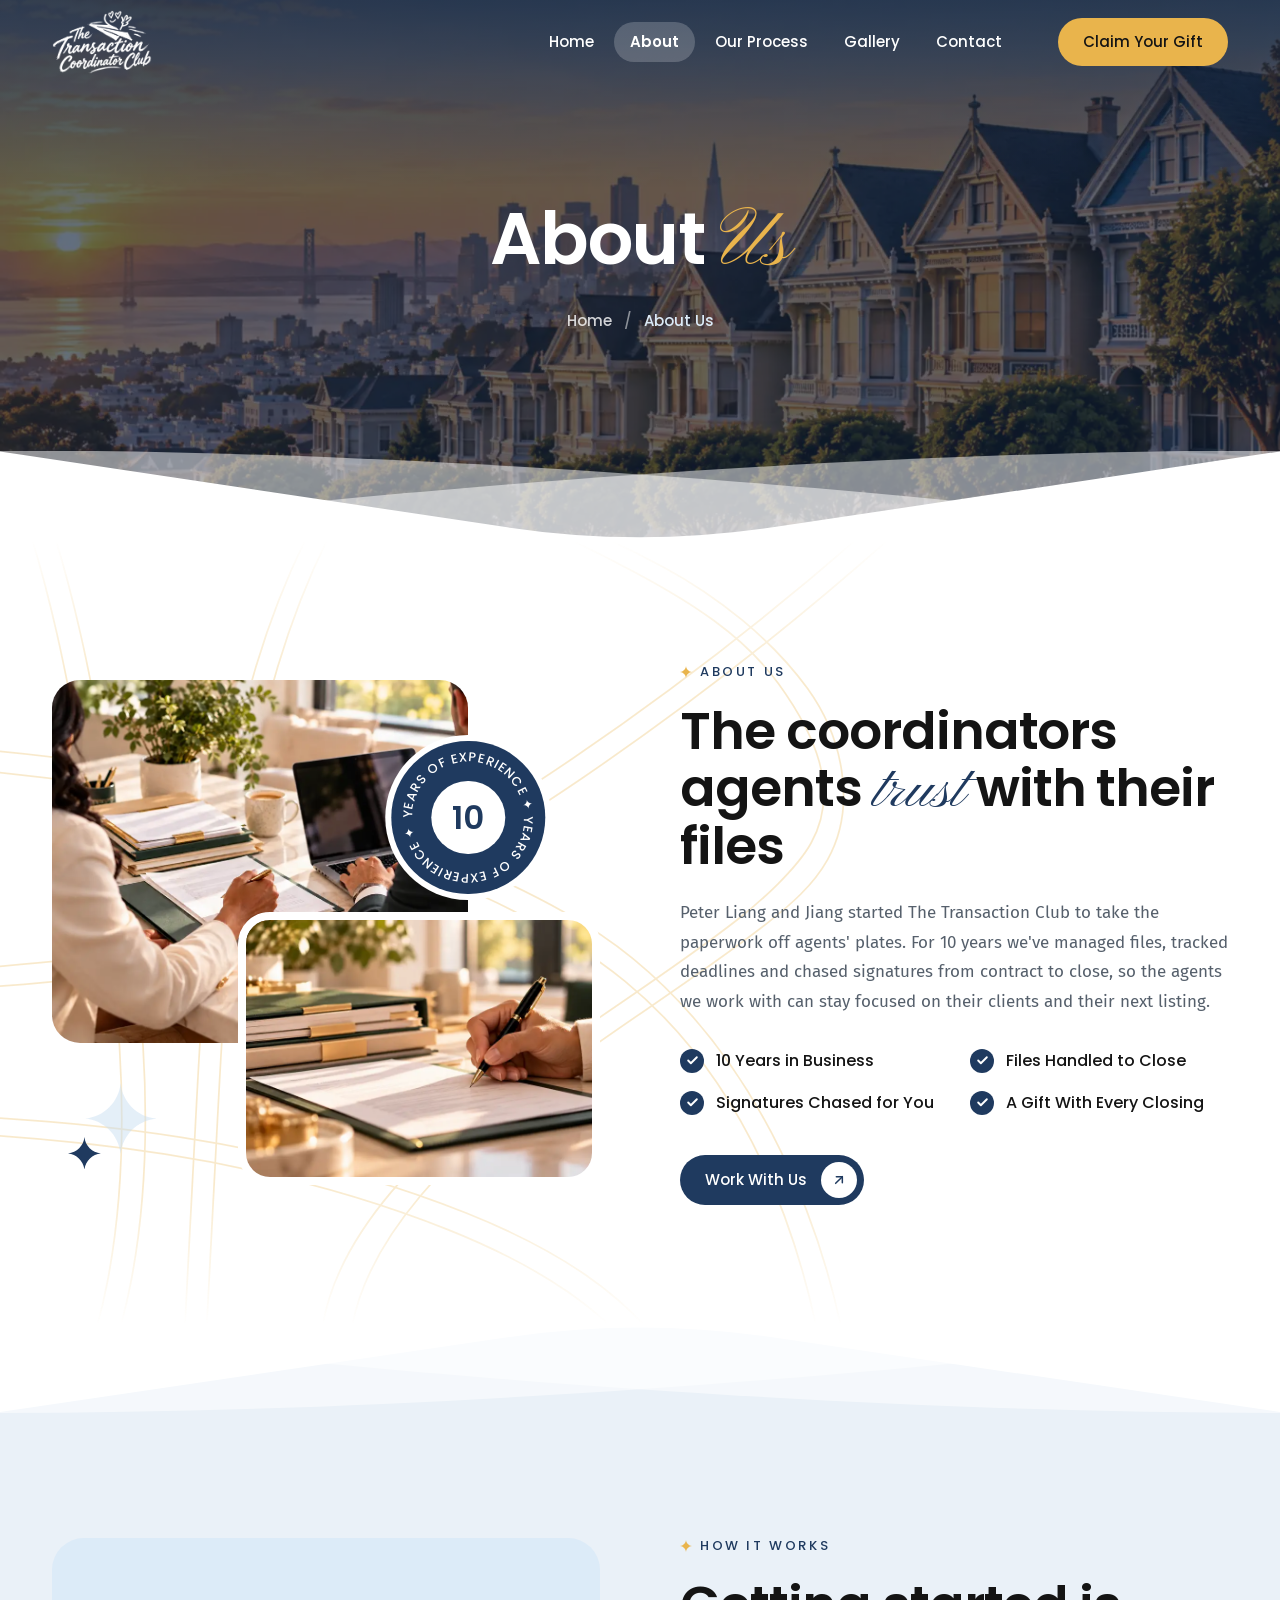
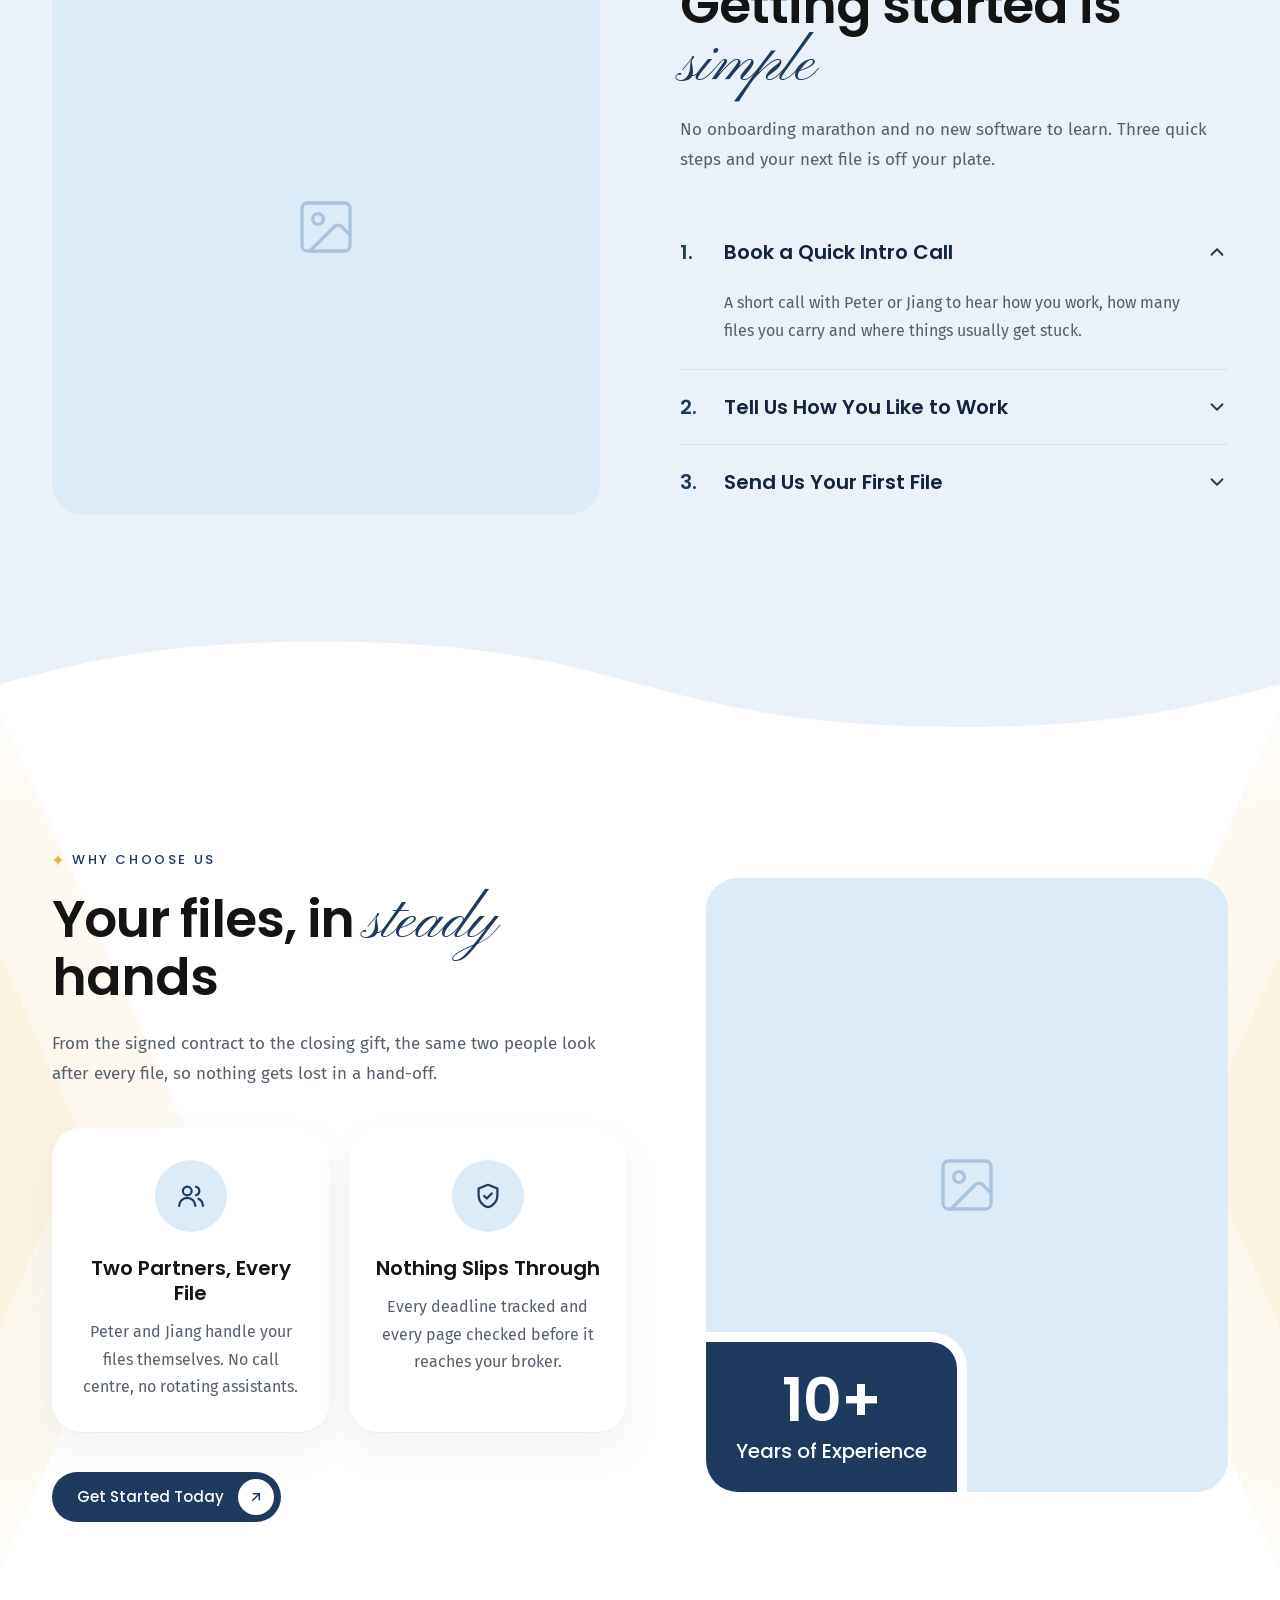
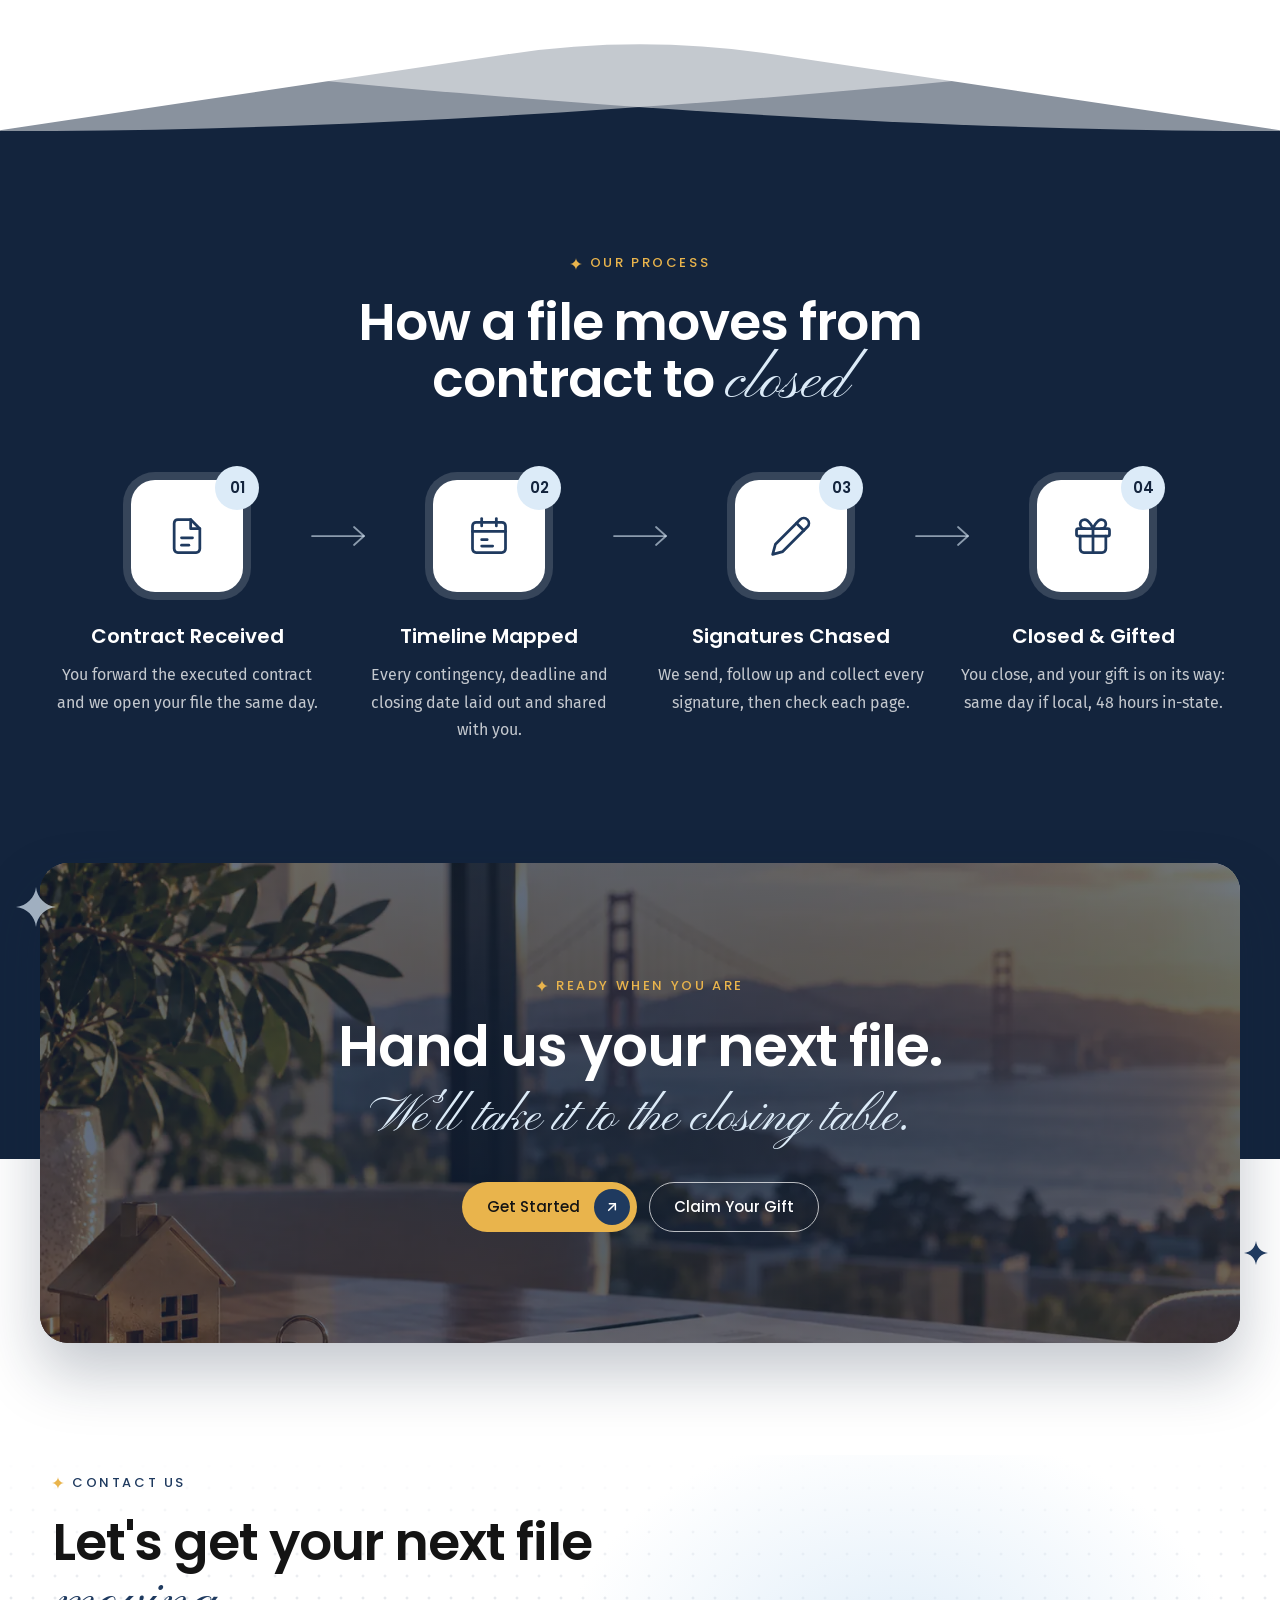
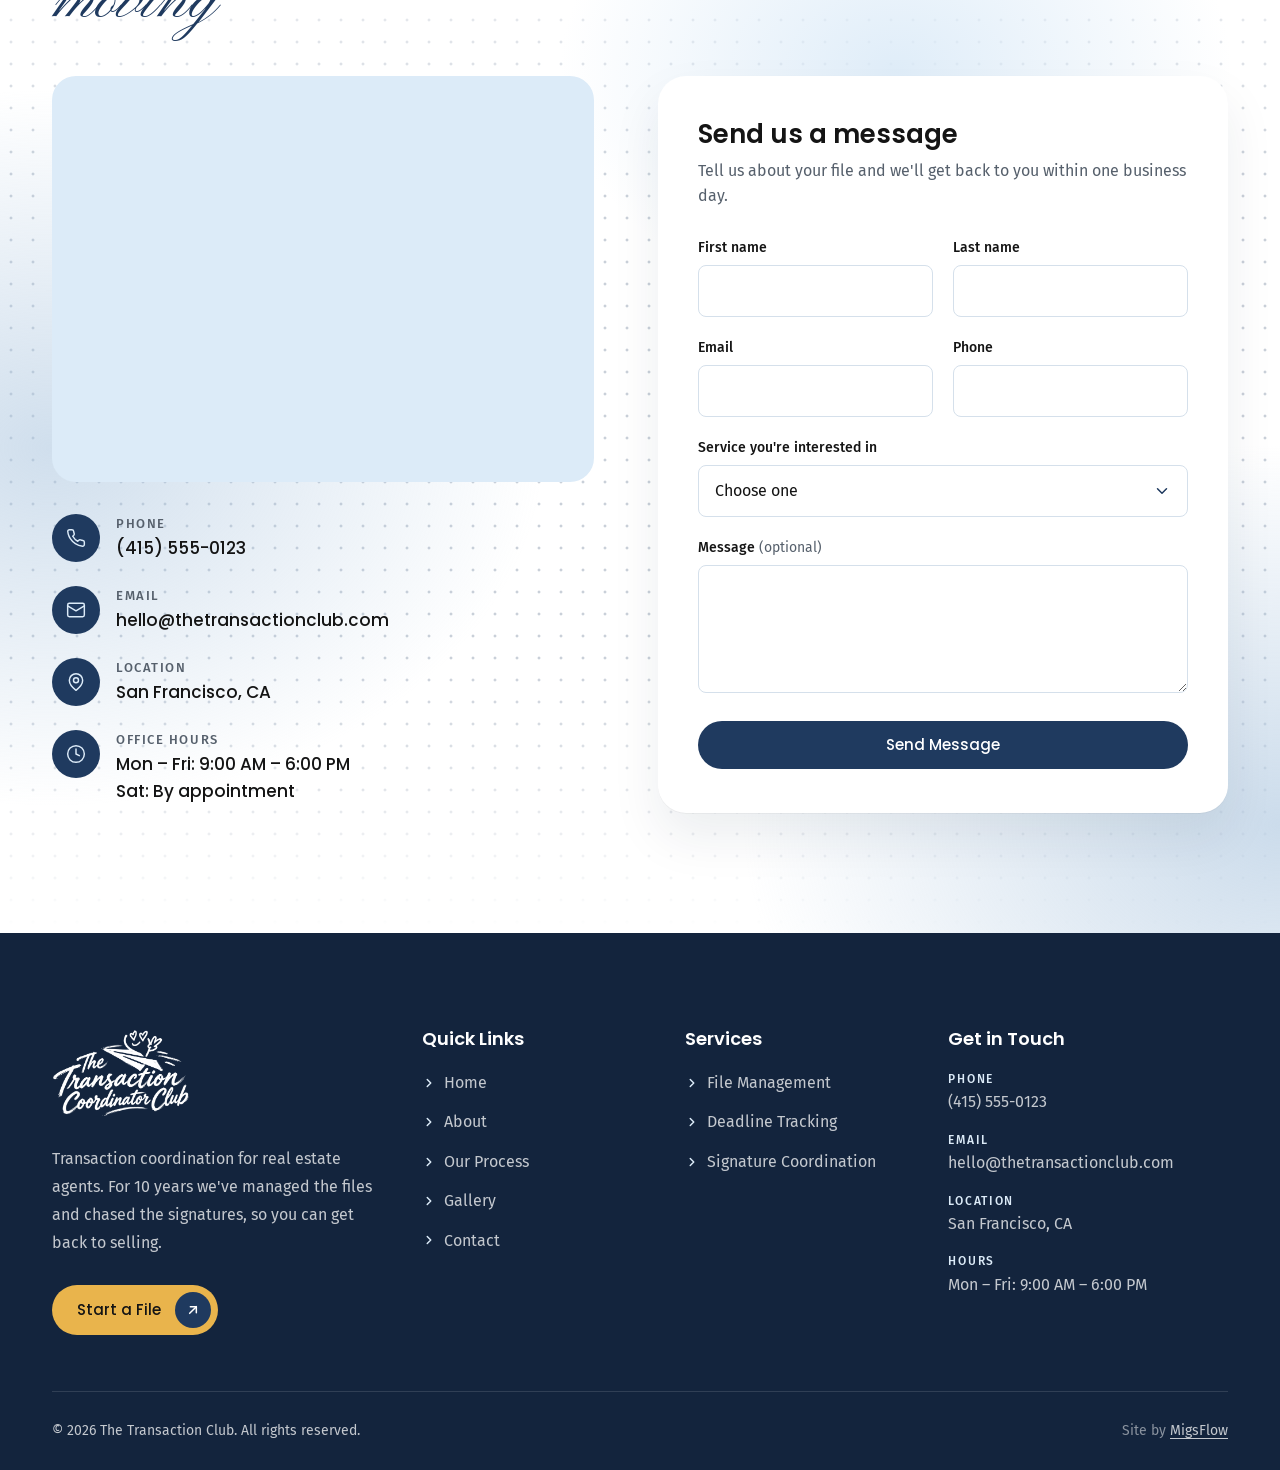
<file: html/about.html>
<!DOCTYPE html>
<html lang="en">
<head>
  <meta charset="UTF-8">
  <meta name="viewport" content="width=device-width, initial-scale=1.0">

  <title>About Us | The Transaction Club</title>
  <meta name="description" content="Meet The Transaction Club: 10 years of transaction coordination for real estate agents. See how we work, why agents choose us and how a file moves from contract to close.">

  <!-- ==========================================================================
       PERFORMANCE: preload above-the-fold fonts only (hero heading + body/nav)
       ========================================================================== -->
  <link rel="preload" href="../fonts/poppins-v24-latin-600.woff2" as="font" type="font/woff2" crossorigin>
  <link rel="preload" href="../fonts/fira-sans-v18-latin-regular.woff2" as="font" type="font/woff2" crossorigin>
  <link rel="preload" href="../fonts/pinyon-script-v24-latin-regular.woff2" as="font" type="font/woff2" crossorigin>

  <!-- Hero photo: phones get the portrait crop -->
  <link rel="preload" as="image" type="image/webp" href="../images/home/hero-2-m.webp" media="(max-width: 767px)" fetchpriority="high">
  <link rel="preload" as="image" type="image/webp" href="../images/home/hero-2.webp" media="(min-width: 768px)" fetchpriority="high">

  <!-- global.css (tokens, nav, buttons, page hero, contact, footer) →
       styles.css (the About and Final CTA sections shared with the homepage)
       → about.css (this page's own sections) -->
  <link rel="stylesheet" href="../css/vendor/lenis.css">
  <link rel="stylesheet" href="../css/global.css">
  <link rel="stylesheet" href="../css/styles.css">
  <link rel="stylesheet" href="../css/about.css">

  <script src="../javascript/vendor/lenis.min.js" defer></script>
  <script src="../javascript/smooth-scroll.js" defer></script>
  <script src="../javascript/global.js" defer></script>
  <script src="../javascript/accordion.js" defer></script>
</head>

<body class="page-about">

  <a class="skip-link" href="#main">Skip to content</a>

  <!-- ==========================================================================
       HEADER — transparent over the hero, snaps to white on scroll (global.js)
       ========================================================================== -->
  <header class="header" id="header">
    <div class="container header__inner">

      <a class="header__logo" href="../index.html" aria-label="The Transaction Coordinator Club, home">
        <!-- White version over the hero; blue version once the header turns white (CSS swaps them) -->
        <picture class="header__logo-img header__logo-img--light">
          <source type="image/webp" srcset="../images/logos/tcc-logo-white.webp">
          <img src="../images/logos/tcc-logo-white.png" alt="" width="480" height="307" decoding="async">
        </picture>
        <picture class="header__logo-img header__logo-img--dark">
          <source type="image/webp" srcset="../images/logos/tcc-logo-blue.webp">
          <img src="../images/logos/tcc-logo-blue.png" alt="" width="480" height="307" decoding="async">
        </picture>
      </a>

      <nav class="nav" id="nav" aria-label="Primary">
        <ul class="nav__list">
          <li><a class="nav__link" href="../index.html">Home</a></li>
          <li><a class="nav__link" href="about.html" aria-current="page">About</a></li>
          <li><a class="nav__link" href="process.html">Our Process</a></li>
          <li><a class="nav__link" href="gallery.html">Gallery</a></li>
          <li><a class="nav__link" href="contact.html">Contact</a></li>
        </ul>
        <a class="btn btn--primary nav__cta" href="../index.html#closing-gift">Claim Your Gift</a>
      </nav>

      <button class="nav-toggle" id="nav-toggle" type="button" aria-expanded="false" aria-controls="nav" aria-label="Open menu">
        <span class="nav-toggle__bar"></span>
        <span class="nav-toggle__bar"></span>
        <span class="nav-toggle__bar"></span>
      </button>

    </div>
  </header>

  <main id="main">

    <!-- ========================================================================
         PAGE HERO — background photo, page title and a breadcrumb trail so
         visitors know where they are.
         Photo: images/home/hero-2 (portrait "-m" crop on phones), preloaded in <head>.
         ======================================================================== -->
    <section class="page-hero" aria-labelledby="page-hero-title">
      <div class="page-hero__bg" aria-hidden="true">
        <picture>
          <source media="(max-width: 767px)" srcset="../images/home/hero-2-m.webp" type="image/webp" width="560" height="941">
          <source media="(max-width: 767px)" srcset="../images/home/hero-2-m.jpg" type="image/jpeg" width="560" height="941">
          <source srcset="../images/home/hero-2.webp" type="image/webp">
          <img src="../images/home/hero-2.jpg" alt="" width="1672" height="941" fetchpriority="high" decoding="async">
        </picture>
      </div>

      <div class="container page-hero__inner">
        <h1 class="page-hero__title" id="page-hero-title">About <span class="page-hero__title-accent">Us</span></h1>

        <nav class="breadcrumb" aria-label="Breadcrumb">
          <ol class="breadcrumb__list">
            <li><a class="breadcrumb__link" href="../index.html">Home</a></li>
            <li><span aria-current="page">About Us</span></li>
          </ol>
        </nav>
      </div>

      <!-- Arc divider: the About section's colour rising into the photo -->
      <div class="section-divider section-divider--arc" aria-hidden="true"></div>
    </section>

    <!-- ========================================================================
         ABOUT — copied from the homepage (styles.css). The only change: the
         button goes to #contact, since "Read More About Us" would point here.
         Copy is a stand-in drafted from the discovery call; swap in Peter and
         Jiang's own words when they arrive.
         ======================================================================== -->
    <section class="about has-texture" id="about" aria-labelledby="about-title">
      <div class="container about__inner">

        <div class="about__media">
          <div class="about__photo about__photo--main">
            <picture>
              <source media="(max-width: 767px)" srcset="../images/home/about-team-m.webp" type="image/webp" width="560" height="487">
              <source media="(max-width: 767px)" srcset="../images/home/about-team-m.jpg" type="image/jpeg" width="560" height="487">
              <source srcset="../images/home/about-team.webp" type="image/webp">
              <img src="../images/home/about-team.jpg" alt="Two coordinators working through a client's file, one signing paperwork and one on a laptop" width="880" height="765" loading="lazy" decoding="async">
            </picture>
          </div>
          <div class="about__photo about__photo--inset">
            <picture>
              <source media="(max-width: 767px)" srcset="../images/home/about-signing-m.webp" type="image/webp" width="480" height="360">
              <source media="(max-width: 767px)" srcset="../images/home/about-signing-m.jpg" type="image/jpeg" width="480" height="360">
              <source srcset="../images/home/about-signing.webp" type="image/webp">
              <img src="../images/home/about-signing.jpg" alt="A hand signing closing documents with a gold pen" width="760" height="570" loading="lazy" decoding="async">
            </picture>
          </div>

          <!-- Spinning ring text; the number in the middle stays still -->
          <div class="about__badge">
            <svg class="about__badge-ring" viewBox="0 0 120 120" aria-hidden="true">
              <defs>
                <path id="about-badge-circle" d="M60,60 m-44,0 a44,44 0 1,1 88,0 a44,44 0 1,1 -88,0" />
              </defs>
              <text>
                <textPath href="#about-badge-circle" textLength="270">YEARS OF EXPERIENCE ✦ YEARS OF EXPERIENCE ✦</textPath>
              </text>
            </svg>
            <p class="about__badge-number"><span>10</span><span class="visually-hidden"> years of experience</span></p>
          </div>

          <!-- Decorative sparkles -->
          <svg class="about__spark about__spark--lg" viewBox="0 0 24 24" aria-hidden="true"><path d="M12 0c.6 6.4 5.6 11.4 12 12-6.4.6-11.4 5.6-12 12-.6-6.4-5.6-11.4-12-12C6.4 11.4 11.4 6.4 12 0Z" /></svg>
          <svg class="about__spark about__spark--sm" viewBox="0 0 24 24" aria-hidden="true"><path d="M12 0c.6 6.4 5.6 11.4 12 12-6.4.6-11.4 5.6-12 12-.6-6.4-5.6-11.4-12-12C6.4 11.4 11.4 6.4 12 0Z" /></svg>
        </div>

        <div class="about__content">
          <p class="eyebrow">
            <svg class="eyebrow__icon" viewBox="0 0 24 24" aria-hidden="true"><path d="M12 0c.6 6.4 5.6 11.4 12 12-6.4.6-11.4 5.6-12 12-.6-6.4-5.6-11.4-12-12C6.4 11.4 11.4 6.4 12 0Z" /></svg>
            About Us
          </p>

          <h2 class="section-title" id="about-title">
            The coordinators agents <span class="section-title__accent">trust</span> with their files
          </h2>

          <p class="about__text">
            Peter Liang and Jiang started The Transaction Club to take the paperwork off agents' plates.
            For 10 years we've managed files, tracked deadlines and chased signatures from contract to
            close, so the agents we work with can stay focused on their clients and their next listing.
          </p>

          <ul class="about__list">
            <li class="check-item">10 Years in Business</li>
            <li class="check-item">Files Handled to Close</li>
            <li class="check-item">Signatures Chased for You</li>
            <li class="check-item">A Gift With Every Closing</li>
          </ul>

          <a class="btn btn--primary btn--badge" href="#contact">
            Work With Us
            <span class="btn__badge" aria-hidden="true">
              <svg viewBox="0 0 24 24" fill="none" stroke="currentColor" stroke-width="2.25" stroke-linecap="round" stroke-linejoin="round"><line x1="7" y1="17" x2="17" y2="7" /><polyline points="8 7 17 7 17 16" /></svg>
            </span>
          </a>
        </div>

      </div>
    </section>

    <!-- ========================================================================
         HOW IT WORKS — intro + numbered accordion on the left, tall photo on
         the right. Native <details>, so it works without JavaScript; the shared
         name="" lets only one panel stay open at a time. about.js adds the
         smooth slide open and shut.
         TODO: photo slot is empty until the client sends one.
         Copy is a stand-in drafted from the discovery call.
         ======================================================================== -->
    <section class="how" aria-labelledby="how-title">
      <!-- Arc divider: the About colour hanging down into this section -->
      <div class="section-divider section-divider--top section-divider--arc" aria-hidden="true"></div>

      <div class="container how__inner">

        <div class="how__media">
          <div class="photo-slot how__photo" aria-hidden="true"></div>
        </div>

        <div class="how__content">
          <p class="eyebrow">
            <svg class="eyebrow__icon" viewBox="0 0 24 24" aria-hidden="true"><path d="M12 0c.6 6.4 5.6 11.4 12 12-6.4.6-11.4 5.6-12 12-.6-6.4-5.6-11.4-12-12C6.4 11.4 11.4 6.4 12 0Z" /></svg>
            How It Works
          </p>
          <h2 class="section-title" id="how-title">
            Getting started is <span class="section-title__accent">simple</span>
          </h2>
          <p class="how__text">
            No onboarding marathon and no new software to learn. Three quick steps and your next
            file is off your plate.
          </p>

          <div class="accordion">
            <details class="accordion__item" name="how-it-works" open>
              <summary class="accordion__summary">
                <span class="accordion__number">1.</span>
                <span class="accordion__title">Book a Quick Intro Call</span>
                <svg class="accordion__icon" viewBox="0 0 24 24" fill="none" stroke="currentColor" stroke-width="2" stroke-linecap="round" stroke-linejoin="round" aria-hidden="true"><polyline points="6 9 12 15 18 9" /></svg>
              </summary>
              <div class="accordion__body">
                <p>A short call with Peter or Jiang to hear how you work, how many files you carry and where things usually get stuck.</p>
              </div>
            </details>

            <details class="accordion__item" name="how-it-works">
              <summary class="accordion__summary">
                <span class="accordion__number">2.</span>
                <span class="accordion__title">Tell Us How You Like to Work</span>
                <svg class="accordion__icon" viewBox="0 0 24 24" fill="none" stroke="currentColor" stroke-width="2" stroke-linecap="round" stroke-linejoin="round" aria-hidden="true"><polyline points="6 9 12 15 18 9" /></svg>
              </summary>
              <div class="accordion__body">
                <p>Your broker's requirements, how often you want updates and who we should copy. We set your file up around you, not the other way round.</p>
              </div>
            </details>

            <details class="accordion__item" name="how-it-works">
              <summary class="accordion__summary">
                <span class="accordion__number">3.</span>
                <span class="accordion__title">Send Us Your First File</span>
                <svg class="accordion__icon" viewBox="0 0 24 24" fill="none" stroke="currentColor" stroke-width="2" stroke-linecap="round" stroke-linejoin="round" aria-hidden="true"><polyline points="6 9 12 15 18 9" /></svg>
              </summary>
              <div class="accordion__body">
                <p>Forward the executed contract and we take it from there: deadlines, signatures and paperwork, all the way to the closing table.</p>
              </div>
            </details>
          </div>
        </div>

      </div>
    </section>

    <!-- ========================================================================
         WHY CHOOSE US — copy, two feature cards and a button on the left; tall
         photo on the right with the "years" box cut into its bottom-left corner.
         TODO: photo slot is empty until the client sends one.
         Copy is a stand-in drafted from the discovery call.
         ======================================================================== -->
    <section class="why has-texture has-texture--pointers" aria-labelledby="why-title">
      <!-- Bubble divider: How It Works' sky blue flowing down into this section -->
      <div class="section-divider section-divider--top section-divider--bubble" aria-hidden="true"></div>

      <div class="container why__inner">

        <div class="why__content">
          <p class="eyebrow">
            <svg class="eyebrow__icon" viewBox="0 0 24 24" aria-hidden="true"><path d="M12 0c.6 6.4 5.6 11.4 12 12-6.4.6-11.4 5.6-12 12-.6-6.4-5.6-11.4-12-12C6.4 11.4 11.4 6.4 12 0Z" /></svg>
            Why Choose Us
          </p>
          <h2 class="section-title" id="why-title">
            Your files, in <span class="section-title__accent">steady</span> hands
          </h2>
          <p class="why__text">
            From the signed contract to the closing gift, the same two people look after every file,
            so nothing gets lost in a hand-off.
          </p>

          <ul class="why__cards">
            <li class="why-card">
              <span class="why-card__icon" aria-hidden="true">
                <svg viewBox="0 0 24 24" fill="none" stroke="currentColor" stroke-width="1.75" stroke-linecap="round" stroke-linejoin="round"><circle cx="9" cy="8" r="3.5" /><path d="M2.5 20a6.5 6.5 0 0 1 13 0" /><path d="M16 4.6a3.5 3.5 0 0 1 0 6.8" /><path d="M18 14.2a6.5 6.5 0 0 1 3.5 5.8" /></svg>
              </span>
              <h3 class="why-card__title">Two Partners, Every File</h3>
              <p class="why-card__text">Peter and Jiang handle your files themselves. No call centre, no rotating assistants.</p>
            </li>
            <li class="why-card">
              <span class="why-card__icon" aria-hidden="true">
                <svg viewBox="0 0 24 24" fill="none" stroke="currentColor" stroke-width="1.75" stroke-linecap="round" stroke-linejoin="round"><path d="M12 3 4.5 6v5.5c0 4.6 3.2 8.4 7.5 9.5 4.3-1.1 7.5-4.9 7.5-9.5V6Z" /><path d="m9 12 2 2 4-4" /></svg>
              </span>
              <h3 class="why-card__title">Nothing Slips Through</h3>
              <p class="why-card__text">Every deadline tracked and every page checked before it reaches your broker.</p>
            </li>
          </ul>

          <a class="btn btn--primary btn--badge why__cta" href="#contact">
            Get Started Today
            <span class="btn__badge" aria-hidden="true">
              <svg viewBox="0 0 24 24" fill="none" stroke="currentColor" stroke-width="2.25" stroke-linecap="round" stroke-linejoin="round"><line x1="7" y1="17" x2="17" y2="7" /><polyline points="8 7 17 7 17 16" /></svg>
            </span>
          </a>
        </div>

        <div class="why__media">
          <div class="photo-slot why__photo" aria-hidden="true"></div>
          <p class="why__stat">
            <span class="why__stat-number">10+</span>
            <span class="why__stat-label">Years of Experience</span>
          </p>
        </div>

      </div>
    </section>

    <!-- ========================================================================
         OUR PROCESS — centred heading over four steps on a background photo
         with a navy wash. Desktop: one row with arrows between the icons.
         Tablet: 2 x 2. Phones: stacked.
         TODO: no photo yet; the navy fill stands in. Drop a <picture> into
         .steps-section__bg (decorative, alt="", loading="lazy").
         Copy is a stand-in drafted from the discovery call.
         ======================================================================== -->
    <section class="steps-section" aria-labelledby="steps-title">
      <!-- Arc divider: the Why Choose Us cream hanging down over the photo -->
      <div class="section-divider section-divider--top section-divider--arc" aria-hidden="true"></div>

      <div class="steps-section__bg" aria-hidden="true">
        <!-- <picture> goes here -->
      </div>

      <div class="container">

        <header class="steps-section__head">
          <p class="eyebrow">
            <svg class="eyebrow__icon" viewBox="0 0 24 24" aria-hidden="true"><path d="M12 0c.6 6.4 5.6 11.4 12 12-6.4.6-11.4 5.6-12 12-.6-6.4-5.6-11.4-12-12C6.4 11.4 11.4 6.4 12 0Z" /></svg>
            Our Process
          </p>
          <h2 class="section-title" id="steps-title">
            How a file moves from contract to <span class="section-title__accent">closed</span>
          </h2>
        </header>

        <ol class="steps">
          <li class="step">
            <div class="step__icon" aria-hidden="true">
              <svg viewBox="0 0 24 24" fill="none" stroke="currentColor" stroke-width="1.5" stroke-linecap="round" stroke-linejoin="round"><path d="M14 3H7a2 2 0 0 0-2 2v14a2 2 0 0 0 2 2h10a2 2 0 0 0 2-2V8Z" /><path d="M14 3v5h5" /><path d="M9 13h6" /><path d="M9 17h4" /></svg>
              <span class="step__number">01</span>
            </div>
            <h3 class="step__title">Contract Received</h3>
            <p class="step__text">You forward the executed contract and we open your file the same day.</p>
          </li>
          <li class="step">
            <div class="step__icon" aria-hidden="true">
              <svg viewBox="0 0 24 24" fill="none" stroke="currentColor" stroke-width="1.5" stroke-linecap="round" stroke-linejoin="round"><rect x="3" y="4.5" width="18" height="16.5" rx="2" /><path d="M16 2.5v4" /><path d="M8 2.5v4" /><path d="M3 9.5h18" /><path d="M8 14h3" /><path d="M8 17.5h6" /></svg>
              <span class="step__number">02</span>
            </div>
            <h3 class="step__title">Timeline Mapped</h3>
            <p class="step__text">Every contingency, deadline and closing date laid out and shared with you.</p>
          </li>
          <li class="step">
            <div class="step__icon" aria-hidden="true">
              <svg viewBox="0 0 24 24" fill="none" stroke="currentColor" stroke-width="1.5" stroke-linecap="round" stroke-linejoin="round"><path d="M17 3a2.83 2.83 0 0 1 4 4L7.5 20.5 2 22l1.5-5.5Z" /><path d="m15 5 4 4" /></svg>
              <span class="step__number">03</span>
            </div>
            <h3 class="step__title">Signatures Chased</h3>
            <p class="step__text">We send, follow up and collect every signature, then check each page.</p>
          </li>
          <li class="step">
            <div class="step__icon" aria-hidden="true">
              <svg viewBox="0 0 24 24" fill="none" stroke="currentColor" stroke-width="1.5" stroke-linecap="round" stroke-linejoin="round"><rect x="3" y="8" width="18" height="4" rx="1" /><path d="M12 8v13" /><path d="M19 12v7a2 2 0 0 1-2 2H7a2 2 0 0 1-2-2v-7" /><path d="M7.5 8a2.5 2.5 0 0 1 0-5C10 3 12 8 12 8s2-5 4.5-5a2.5 2.5 0 0 1 0 5" /></svg>
              <span class="step__number">04</span>
            </div>
            <h3 class="step__title">Closed &amp; Gifted</h3>
            <p class="step__text">You close, and your gift is on its way: same day if local, 48 hours in-state.</p>
          </li>
        </ol>

      </div>
    </section>

    <!-- ========================================================================
         FINAL CTA — same banner as the homepage (styles.css). The navy top
         half continues the foot of Our Process, as on the homepage.
         Photo: images/home/final-cta (Golden Gate view), same as the homepage.
         ======================================================================== -->
    <section class="final-cta" aria-labelledby="final-cta-title">
      <span class="final-cta__spark final-cta__spark--a" aria-hidden="true"><svg viewBox="0 0 24 24" aria-hidden="true"><path d="M12 0c.6 6.4 5.6 11.4 12 12-6.4.6-11.4 5.6-12 12-.6-6.4-5.6-11.4-12-12C6.4 11.4 11.4 6.4 12 0Z" /></svg></span>
      <span class="final-cta__spark final-cta__spark--b" aria-hidden="true"><svg viewBox="0 0 24 24" aria-hidden="true"><path d="M12 0c.6 6.4 5.6 11.4 12 12-6.4.6-11.4 5.6-12 12-.6-6.4-5.6-11.4-12-12C6.4 11.4 11.4 6.4 12 0Z" /></svg></span>

      <div class="final-cta__banner">
        <div class="final-cta__bg" aria-hidden="true">
          <picture>
            <source media="(max-width: 767px)" srcset="../images/home/final-cta-m.webp" type="image/webp" width="640" height="800">
            <source media="(max-width: 767px)" srcset="../images/home/final-cta-m.jpg" type="image/jpeg" width="640" height="800">
            <source srcset="../images/home/final-cta.webp" type="image/webp">
            <img src="../images/home/final-cta.jpg" alt="" width="1448" height="579" loading="lazy" decoding="async">
          </picture>
        </div>

        <div class="final-cta__content">
          <p class="eyebrow">
            <svg class="eyebrow__icon" viewBox="0 0 24 24" aria-hidden="true"><path d="M12 0c.6 6.4 5.6 11.4 12 12-6.4.6-11.4 5.6-12 12-.6-6.4-5.6-11.4-12-12C6.4 11.4 11.4 6.4 12 0Z" /></svg>
            Ready When You Are
          </p>
          <h2 class="final-cta__title" id="final-cta-title">
            Hand us your next file.
            <span class="final-cta__title-accent">We'll take it to the closing table.</span>
          </h2>
          <div class="final-cta__actions">
            <a class="btn btn--light btn--badge" href="#contact">
              Get Started
              <span class="btn__badge" aria-hidden="true">
                <svg viewBox="0 0 24 24" fill="none" stroke="currentColor" stroke-width="2.25" stroke-linecap="round" stroke-linejoin="round"><line x1="7" y1="17" x2="17" y2="7" /><polyline points="8 7 17 7 17 16" /></svg>
              </span>
            </a>
            <a class="btn btn--outline-light" href="../index.html#closing-gift">Claim Your Gift</a>
          </div>
        </div>
      </div>
    </section>

    <!-- ========================================================================
         CONTACT — copied from the homepage (styles.css).
         PLACEHOLDERS: phone number, email address and office hours below are
         stand-ins — replace with the client's real details before launch.
         TODO: form posts nowhere yet. Point action= at the form endpoint
         (e.g. https://formspree.io/f/FORM_ID) once the account exists.
         ======================================================================== -->
    <section class="contact" id="contact" aria-labelledby="contact-title">
      <div class="container">

        <header class="contact__head">
          <p class="eyebrow">
            <svg class="eyebrow__icon" viewBox="0 0 24 24" aria-hidden="true"><path d="M12 0c.6 6.4 5.6 11.4 12 12-6.4.6-11.4 5.6-12 12-.6-6.4-5.6-11.4-12-12C6.4 11.4 11.4 6.4 12 0Z" /></svg>
            Contact Us
          </p>
          <h2 class="section-title" id="contact-title">
            Let's get your next file <span class="section-title__accent">moving</span>
          </h2>
        </header>

        <div class="contact__inner">

          <div class="contact__info">
            <div class="contact__map">
              <iframe
                src="https://maps.google.com/maps?q=San+Francisco,+CA&amp;z=11&amp;output=embed"
                title="Map of San Francisco, California"
                loading="lazy"
                referrerpolicy="no-referrer-when-downgrade"
                allowfullscreen></iframe>
            </div>

            <ul class="contact__details">
              <li class="contact-detail">
                <span class="contact-detail__icon"><svg viewBox="0 0 24 24" fill="none" stroke="currentColor" stroke-width="1.75" stroke-linecap="round" stroke-linejoin="round" aria-hidden="true"><path d="M22 16.92v3a2 2 0 0 1-2.18 2 19.79 19.79 0 0 1-8.63-3.07 19.5 19.5 0 0 1-6-6A19.79 19.79 0 0 1 2.12 4.18 2 2 0 0 1 4.11 2h3a2 2 0 0 1 2 1.72c.13.96.36 1.9.7 2.81a2 2 0 0 1-.45 2.11L8.09 9.91a16 16 0 0 0 6 6l1.27-1.27a2 2 0 0 1 2.11-.45c.91.34 1.85.57 2.81.7A2 2 0 0 1 22 16.92Z" /></svg></span>
                <span>
                  <span class="contact-detail__label">Phone</span>
                  <a class="contact-detail__value" href="tel:+14155550123">(415) 555-0123</a>
                </span>
              </li>
              <li class="contact-detail">
                <span class="contact-detail__icon"><svg viewBox="0 0 24 24" fill="none" stroke="currentColor" stroke-width="1.75" stroke-linecap="round" stroke-linejoin="round" aria-hidden="true"><rect x="2" y="4" width="20" height="16" rx="2" /><path d="m22 7-10 6L2 7" /></svg></span>
                <span>
                  <span class="contact-detail__label">Email</span>
                  <a class="contact-detail__value" href="mailto:hello@thetransactionclub.com">hello@thetransactionclub.com</a>
                </span>
              </li>
              <li class="contact-detail">
                <span class="contact-detail__icon"><svg viewBox="0 0 24 24" fill="none" stroke="currentColor" stroke-width="1.75" stroke-linecap="round" stroke-linejoin="round" aria-hidden="true"><path d="M20 10c0 6-8 12-8 12s-8-6-8-12a8 8 0 0 1 16 0Z" /><circle cx="12" cy="10" r="3" /></svg></span>
                <span>
                  <span class="contact-detail__label">Location</span>
                  <span class="contact-detail__value">San Francisco, CA</span>
                </span>
              </li>
              <li class="contact-detail">
                <span class="contact-detail__icon"><svg viewBox="0 0 24 24" fill="none" stroke="currentColor" stroke-width="1.75" stroke-linecap="round" stroke-linejoin="round" aria-hidden="true"><circle cx="12" cy="12" r="10" /><polyline points="12 6 12 12 16 14" /></svg></span>
                <span>
                  <span class="contact-detail__label">Office Hours</span>
                  <span class="contact-detail__value">Mon – Fri: 9:00 AM – 6:00 PM</span>
                  <span class="contact-detail__value">Sat: By appointment</span>
                </span>
              </li>
            </ul>
          </div>

          <div class="contact-card">
            <h3 class="contact-card__title">Send us a message</h3>
            <p class="contact-card__text">Tell us about your file and we'll get back to you within one business day.</p>

            <form class="contact-form" action="#" method="post">
              <input type="hidden" name="_subject" value="New enquiry from the Transaction Club website">
              <!-- Honeypot: hidden from people, filled in by bots -->
              <input class="visually-hidden" type="text" name="_gotcha" tabindex="-1" autocomplete="off" aria-hidden="true">

              <div class="form-field">
                <label class="form-field__label" for="contact-first">First name</label>
                <input class="form-field__input" id="contact-first" name="first_name" type="text" autocomplete="given-name" required>
              </div>
              <div class="form-field">
                <label class="form-field__label" for="contact-last">Last name</label>
                <input class="form-field__input" id="contact-last" name="last_name" type="text" autocomplete="family-name" required>
              </div>
              <div class="form-field">
                <label class="form-field__label" for="contact-email">Email</label>
                <input class="form-field__input" id="contact-email" name="email" type="email" autocomplete="email" required>
              </div>
              <div class="form-field">
                <label class="form-field__label" for="contact-phone">Phone</label>
                <input class="form-field__input" id="contact-phone" name="phone" type="tel" autocomplete="tel">
              </div>
              <div class="form-field contact-form__wide">
                <label class="form-field__label" for="contact-service">Service you're interested in</label>
                <select class="form-field__input form-field__select" id="contact-service" name="service" required>
                  <option value="" disabled selected>Choose one</option>
                  <option>File Management</option>
                  <option>Deadline Tracking</option>
                  <option>Signature Coordination</option>
                  <option>General Question</option>
                </select>
              </div>
              <div class="form-field contact-form__wide">
                <label class="form-field__label" for="contact-message">Message <span class="form-field__optional">(optional)</span></label>
                <textarea class="form-field__input form-field__textarea" id="contact-message" name="message" rows="4"></textarea>
              </div>
              <button class="btn btn--primary contact-form__submit contact-form__wide" type="submit">Send Message</button>
            </form>
          </div>

        </div>
      </div>
    </section>

  </main>

  <!-- ==========================================================================
       FOOTER — same as the homepage, with paths adjusted for /html.
       PLACEHOLDERS: phone, email and hours match the Contact section and
       must be replaced with the client's real details before launch.
       ========================================================================== -->
  <footer class="footer">
    <div class="container">
      <div class="footer__top">

        <div class="footer__brand">
              <a class="footer__logo" href="../index.html" aria-label="The Transaction Coordinator Club, home">
            <picture>
              <source type="image/webp" srcset="../images/logos/tcc-logo-white.webp">
              <img src="../images/logos/tcc-logo-white.png" alt="" width="480" height="307" loading="lazy" decoding="async">
            </picture>
          </a>
          <p class="footer__blurb">
            Transaction coordination for real estate agents. For 10 years we've managed the
            files and chased the signatures, so you can get back to selling.
          </p>
          <a class="btn btn--light btn--badge footer__cta" href="#contact">
            Start a File
            <span class="btn__badge" aria-hidden="true">
              <svg viewBox="0 0 24 24" fill="none" stroke="currentColor" stroke-width="2.25" stroke-linecap="round" stroke-linejoin="round"><line x1="7" y1="17" x2="17" y2="7" /><polyline points="8 7 17 7 17 16" /></svg>
            </span>
          </a>
        </div>

        <nav class="footer__col" aria-labelledby="footer-pages">
          <h2 class="footer__heading" id="footer-pages">Quick Links</h2>
          <ul class="footer__list">
            <li><a class="footer__link" href="../index.html"><svg viewBox="0 0 24 24" fill="none" stroke="currentColor" stroke-width="2.5" stroke-linecap="round" stroke-linejoin="round" aria-hidden="true"><polyline points="9 18 15 12 9 6" /></svg>Home</a></li>
            <li><a class="footer__link" href="about.html"><svg viewBox="0 0 24 24" fill="none" stroke="currentColor" stroke-width="2.5" stroke-linecap="round" stroke-linejoin="round" aria-hidden="true"><polyline points="9 18 15 12 9 6" /></svg>About</a></li>
            <li><a class="footer__link" href="process.html"><svg viewBox="0 0 24 24" fill="none" stroke="currentColor" stroke-width="2.5" stroke-linecap="round" stroke-linejoin="round" aria-hidden="true"><polyline points="9 18 15 12 9 6" /></svg>Our Process</a></li>
            <li><a class="footer__link" href="gallery.html"><svg viewBox="0 0 24 24" fill="none" stroke="currentColor" stroke-width="2.5" stroke-linecap="round" stroke-linejoin="round" aria-hidden="true"><polyline points="9 18 15 12 9 6" /></svg>Gallery</a></li>
            <li><a class="footer__link" href="contact.html"><svg viewBox="0 0 24 24" fill="none" stroke="currentColor" stroke-width="2.5" stroke-linecap="round" stroke-linejoin="round" aria-hidden="true"><polyline points="9 18 15 12 9 6" /></svg>Contact</a></li>
          </ul>
        </nav>

        <nav class="footer__col" aria-labelledby="footer-services">
          <h2 class="footer__heading" id="footer-services">Services</h2>
          <ul class="footer__list">
            <li><a class="footer__link" href="process.html"><svg viewBox="0 0 24 24" fill="none" stroke="currentColor" stroke-width="2.5" stroke-linecap="round" stroke-linejoin="round" aria-hidden="true"><polyline points="9 18 15 12 9 6" /></svg>File Management</a></li>
            <li><a class="footer__link" href="process.html"><svg viewBox="0 0 24 24" fill="none" stroke="currentColor" stroke-width="2.5" stroke-linecap="round" stroke-linejoin="round" aria-hidden="true"><polyline points="9 18 15 12 9 6" /></svg>Deadline Tracking</a></li>
            <li><a class="footer__link" href="process.html"><svg viewBox="0 0 24 24" fill="none" stroke="currentColor" stroke-width="2.5" stroke-linecap="round" stroke-linejoin="round" aria-hidden="true"><polyline points="9 18 15 12 9 6" /></svg>Signature Coordination</a></li>
          </ul>
        </nav>

        <div class="footer__col">
          <h2 class="footer__heading">Get in Touch</h2>
          <ul class="footer__contact">
            <li><span class="footer__contact-label">Phone</span><a href="tel:+14155550123">(415) 555-0123</a></li>
            <li><span class="footer__contact-label">Email</span><a href="mailto:hello@thetransactionclub.com">hello@thetransactionclub.com</a></li>
            <li><span class="footer__contact-label">Location</span>San Francisco, CA</li>
            <li><span class="footer__contact-label">Hours</span>Mon – Fri: 9:00 AM – 6:00 PM</li>
          </ul>
        </div>

      </div>

      <div class="footer__bottom">
        <p>&copy; 2026 The Transaction Club. All rights reserved.</p>
        <p class="footer__credit">Site by <a href="https://www.migsflow.com" target="_blank" rel="noopener">MigsFlow</a></p>
      </div>
    </div>
  </footer>

  <button class="to-top" type="button" aria-label="Back to top" data-to-top>
    <svg viewBox="0 0 24 24" fill="none" stroke="currentColor" stroke-width="2.25" stroke-linecap="round" stroke-linejoin="round" aria-hidden="true"><line x1="12" y1="19" x2="12" y2="5" /><polyline points="5 12 12 5 19 12" /></svg>
  </button>

</body>
</html>
</file>
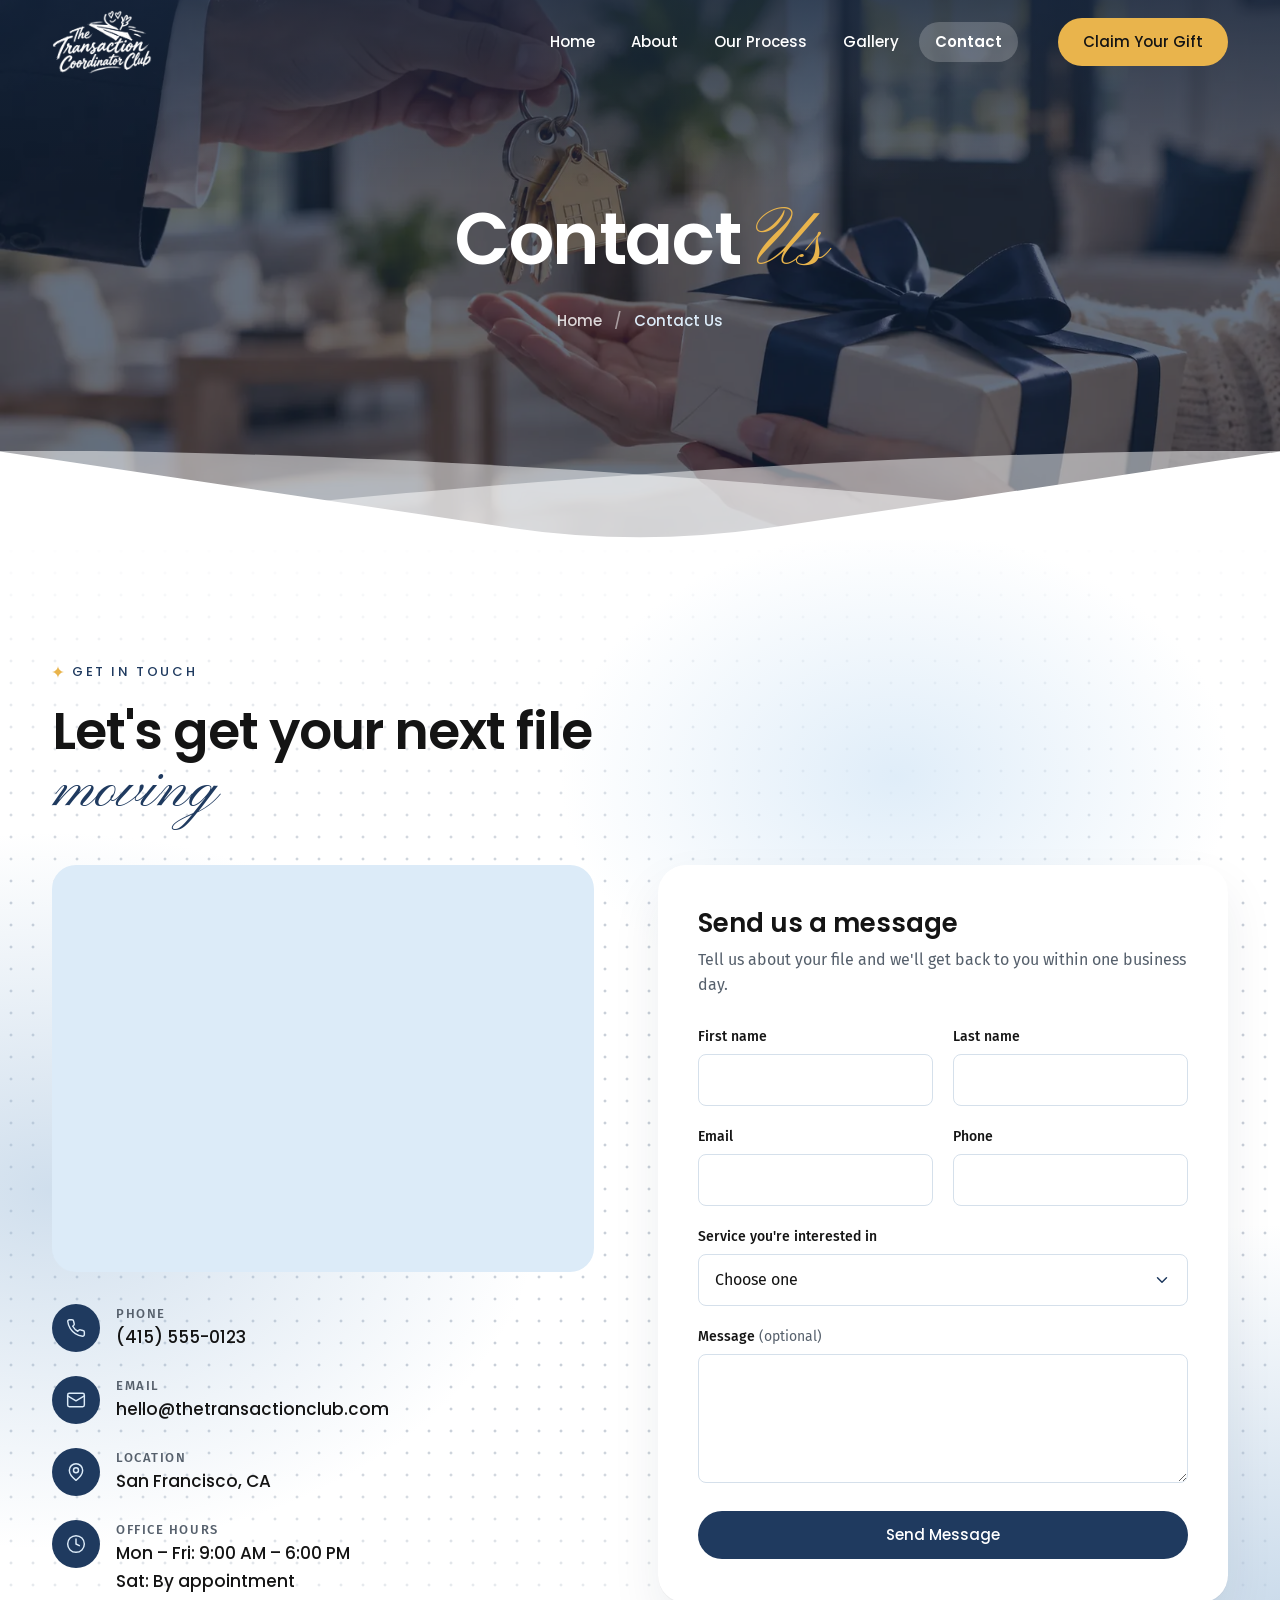
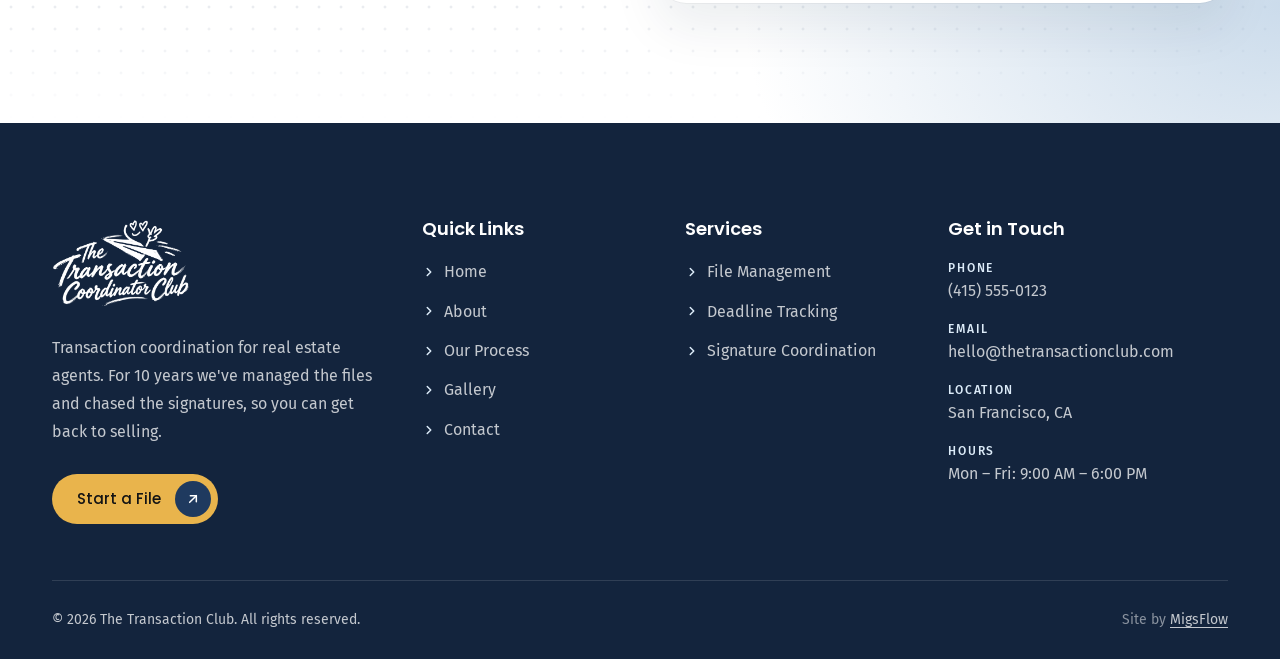
<file: html/contact.html>
<!DOCTYPE html>
<html lang="en">
<head>
  <meta charset="UTF-8">
  <meta name="viewport" content="width=device-width, initial-scale=1.0">

  <title>Contact Us | The Transaction Club</title>
  <meta name="description" content="Get in touch with The Transaction Club. Send us your next file or ask a question, and we'll get back to you within one business day.">

  <!-- ==========================================================================
       PERFORMANCE: preload above-the-fold fonts only (hero heading + body/nav)
       ========================================================================== -->
  <link rel="preload" href="../fonts/poppins-v24-latin-600.woff2" as="font" type="font/woff2" crossorigin>
  <link rel="preload" href="../fonts/fira-sans-v18-latin-regular.woff2" as="font" type="font/woff2" crossorigin>
  <link rel="preload" href="../fonts/pinyon-script-v24-latin-regular.woff2" as="font" type="font/woff2" crossorigin>

  <!-- Hero photo: phones get the portrait crop -->
  <link rel="preload" as="image" type="image/webp" href="../images/home/hero-4-m.webp" media="(max-width: 767px)" fetchpriority="high">
  <link rel="preload" as="image" type="image/webp" href="../images/home/hero-4.webp" media="(min-width: 768px)" fetchpriority="high">

  <!-- Everything this page uses (page hero, contact, footer) is in global.css -->
  <link rel="stylesheet" href="../css/vendor/lenis.css">
  <link rel="stylesheet" href="../css/global.css">

  <script src="../javascript/vendor/lenis.min.js" defer></script>
  <script src="../javascript/smooth-scroll.js" defer></script>
  <script src="../javascript/global.js" defer></script>
</head>

<body class="page-contact">

  <a class="skip-link" href="#main">Skip to content</a>

  <!-- ==========================================================================
       HEADER — transparent over the hero, snaps to white on scroll (global.js)
       ========================================================================== -->
  <header class="header" id="header">
    <div class="container header__inner">

      <a class="header__logo" href="../index.html" aria-label="The Transaction Coordinator Club, home">
        <!-- White version over the hero; blue version once the header turns white (CSS swaps them) -->
        <picture class="header__logo-img header__logo-img--light">
          <source type="image/webp" srcset="../images/logos/tcc-logo-white.webp">
          <img src="../images/logos/tcc-logo-white.png" alt="" width="480" height="307" decoding="async">
        </picture>
        <picture class="header__logo-img header__logo-img--dark">
          <source type="image/webp" srcset="../images/logos/tcc-logo-blue.webp">
          <img src="../images/logos/tcc-logo-blue.png" alt="" width="480" height="307" decoding="async">
        </picture>
      </a>

      <nav class="nav" id="nav" aria-label="Primary">
        <ul class="nav__list">
          <li><a class="nav__link" href="../index.html">Home</a></li>
          <li><a class="nav__link" href="about.html">About</a></li>
          <li><a class="nav__link" href="process.html">Our Process</a></li>
          <li><a class="nav__link" href="gallery.html">Gallery</a></li>
          <li><a class="nav__link" href="contact.html" aria-current="page">Contact</a></li>
        </ul>
        <a class="btn btn--primary nav__cta" href="../index.html#closing-gift">Claim Your Gift</a>
      </nav>

      <button class="nav-toggle" id="nav-toggle" type="button" aria-expanded="false" aria-controls="nav" aria-label="Open menu">
        <span class="nav-toggle__bar"></span>
        <span class="nav-toggle__bar"></span>
        <span class="nav-toggle__bar"></span>
      </button>

    </div>
  </header>

  <main id="main">

    <!-- ========================================================================
         PAGE HERO — background photo, page title and a breadcrumb trail so
         visitors know where they are.
         Photo: images/home/hero-4 (portrait "-m" crop on phones), preloaded in <head>.
         ======================================================================== -->
    <section class="page-hero" aria-labelledby="page-hero-title">
      <div class="page-hero__bg" aria-hidden="true">
        <picture>
          <source media="(max-width: 767px)" srcset="../images/home/hero-4-m.webp" type="image/webp" width="560" height="941">
          <source media="(max-width: 767px)" srcset="../images/home/hero-4-m.jpg" type="image/jpeg" width="560" height="941">
          <source srcset="../images/home/hero-4.webp" type="image/webp">
          <img src="../images/home/hero-4.jpg" alt="" width="1672" height="941" fetchpriority="high" decoding="async">
        </picture>
      </div>

      <div class="container page-hero__inner">
        <h1 class="page-hero__title" id="page-hero-title">Contact <span class="page-hero__title-accent">Us</span></h1>

        <nav class="breadcrumb" aria-label="Breadcrumb">
          <ol class="breadcrumb__list">
            <li><a class="breadcrumb__link" href="../index.html">Home</a></li>
            <li><span aria-current="page">Contact Us</span></li>
          </ol>
        </nav>
      </div>

      <!-- Arc divider: the Contact section's colour rising into the photo -->
      <div class="section-divider section-divider--arc" aria-hidden="true"></div>
    </section>

    <!-- ========================================================================
         CONTACT — same section as the homepage (global.css), straight under
         the hero, so --standalone gives it full top padding.
         PLACEHOLDERS: phone number, email address and office hours below are
         stand-ins — replace with the client's real details before launch.
         TODO: form posts nowhere yet. Point action= at the form endpoint
         (e.g. https://formspree.io/f/FORM_ID) once the account exists.
         ======================================================================== -->
    <section class="contact contact--standalone" id="contact" aria-labelledby="contact-title">
      <div class="container">

        <header class="contact__head">
          <p class="eyebrow">
            <svg class="eyebrow__icon" viewBox="0 0 24 24" aria-hidden="true"><path d="M12 0c.6 6.4 5.6 11.4 12 12-6.4.6-11.4 5.6-12 12-.6-6.4-5.6-11.4-12-12C6.4 11.4 11.4 6.4 12 0Z" /></svg>
            Get in Touch
          </p>
          <h2 class="section-title" id="contact-title">
            Let's get your next file <span class="section-title__accent">moving</span>
          </h2>
        </header>

        <div class="contact__inner">

          <div class="contact__info">
            <div class="contact__map">
              <iframe
                src="https://maps.google.com/maps?q=San+Francisco,+CA&amp;z=11&amp;output=embed"
                title="Map of San Francisco, California"
                loading="lazy"
                referrerpolicy="no-referrer-when-downgrade"
                allowfullscreen></iframe>
            </div>

            <ul class="contact__details">
              <li class="contact-detail">
                <span class="contact-detail__icon"><svg viewBox="0 0 24 24" fill="none" stroke="currentColor" stroke-width="1.75" stroke-linecap="round" stroke-linejoin="round" aria-hidden="true"><path d="M22 16.92v3a2 2 0 0 1-2.18 2 19.79 19.79 0 0 1-8.63-3.07 19.5 19.5 0 0 1-6-6A19.79 19.79 0 0 1 2.12 4.18 2 2 0 0 1 4.11 2h3a2 2 0 0 1 2 1.72c.13.96.36 1.9.7 2.81a2 2 0 0 1-.45 2.11L8.09 9.91a16 16 0 0 0 6 6l1.27-1.27a2 2 0 0 1 2.11-.45c.91.34 1.85.57 2.81.7A2 2 0 0 1 22 16.92Z" /></svg></span>
                <span>
                  <span class="contact-detail__label">Phone</span>
                  <a class="contact-detail__value" href="tel:+14155550123">(415) 555-0123</a>
                </span>
              </li>
              <li class="contact-detail">
                <span class="contact-detail__icon"><svg viewBox="0 0 24 24" fill="none" stroke="currentColor" stroke-width="1.75" stroke-linecap="round" stroke-linejoin="round" aria-hidden="true"><rect x="2" y="4" width="20" height="16" rx="2" /><path d="m22 7-10 6L2 7" /></svg></span>
                <span>
                  <span class="contact-detail__label">Email</span>
                  <a class="contact-detail__value" href="mailto:hello@thetransactionclub.com">hello@thetransactionclub.com</a>
                </span>
              </li>
              <li class="contact-detail">
                <span class="contact-detail__icon"><svg viewBox="0 0 24 24" fill="none" stroke="currentColor" stroke-width="1.75" stroke-linecap="round" stroke-linejoin="round" aria-hidden="true"><path d="M20 10c0 6-8 12-8 12s-8-6-8-12a8 8 0 0 1 16 0Z" /><circle cx="12" cy="10" r="3" /></svg></span>
                <span>
                  <span class="contact-detail__label">Location</span>
                  <span class="contact-detail__value">San Francisco, CA</span>
                </span>
              </li>
              <li class="contact-detail">
                <span class="contact-detail__icon"><svg viewBox="0 0 24 24" fill="none" stroke="currentColor" stroke-width="1.75" stroke-linecap="round" stroke-linejoin="round" aria-hidden="true"><circle cx="12" cy="12" r="10" /><polyline points="12 6 12 12 16 14" /></svg></span>
                <span>
                  <span class="contact-detail__label">Office Hours</span>
                  <span class="contact-detail__value">Mon – Fri: 9:00 AM – 6:00 PM</span>
                  <span class="contact-detail__value">Sat: By appointment</span>
                </span>
              </li>
            </ul>
          </div>

          <div class="contact-card">
            <h3 class="contact-card__title">Send us a message</h3>
            <p class="contact-card__text">Tell us about your file and we'll get back to you within one business day.</p>

            <form class="contact-form" action="#" method="post">
              <input type="hidden" name="_subject" value="New enquiry from the Transaction Club website">
              <!-- Honeypot: hidden from people, filled in by bots -->
              <input class="visually-hidden" type="text" name="_gotcha" tabindex="-1" autocomplete="off" aria-hidden="true">

              <div class="form-field">
                <label class="form-field__label" for="contact-first">First name</label>
                <input class="form-field__input" id="contact-first" name="first_name" type="text" autocomplete="given-name" required>
              </div>
              <div class="form-field">
                <label class="form-field__label" for="contact-last">Last name</label>
                <input class="form-field__input" id="contact-last" name="last_name" type="text" autocomplete="family-name" required>
              </div>
              <div class="form-field">
                <label class="form-field__label" for="contact-email">Email</label>
                <input class="form-field__input" id="contact-email" name="email" type="email" autocomplete="email" required>
              </div>
              <div class="form-field">
                <label class="form-field__label" for="contact-phone">Phone</label>
                <input class="form-field__input" id="contact-phone" name="phone" type="tel" autocomplete="tel">
              </div>
              <div class="form-field contact-form__wide">
                <label class="form-field__label" for="contact-service">Service you're interested in</label>
                <select class="form-field__input form-field__select" id="contact-service" name="service" required>
                  <option value="" disabled selected>Choose one</option>
                  <option>File Management</option>
                  <option>Deadline Tracking</option>
                  <option>Signature Coordination</option>
                  <option>General Question</option>
                </select>
              </div>
              <div class="form-field contact-form__wide">
                <label class="form-field__label" for="contact-message">Message <span class="form-field__optional">(optional)</span></label>
                <textarea class="form-field__input form-field__textarea" id="contact-message" name="message" rows="4"></textarea>
              </div>
              <button class="btn btn--primary contact-form__submit contact-form__wide" type="submit">Send Message</button>
            </form>
          </div>

        </div>
      </div>
    </section>

  </main>

  <!-- ==========================================================================
       FOOTER — same as the homepage, with paths adjusted for /html.
       PLACEHOLDERS: phone, email and hours match the Contact section and
       must be replaced with the client's real details before launch.
       ========================================================================== -->
  <footer class="footer">
    <div class="container">
      <div class="footer__top">

        <div class="footer__brand">
              <a class="footer__logo" href="../index.html" aria-label="The Transaction Coordinator Club, home">
            <picture>
              <source type="image/webp" srcset="../images/logos/tcc-logo-white.webp">
              <img src="../images/logos/tcc-logo-white.png" alt="" width="480" height="307" loading="lazy" decoding="async">
            </picture>
          </a>
          <p class="footer__blurb">
            Transaction coordination for real estate agents. For 10 years we've managed the
            files and chased the signatures, so you can get back to selling.
          </p>
          <a class="btn btn--light btn--badge footer__cta" href="#contact">
            Start a File
            <span class="btn__badge" aria-hidden="true">
              <svg viewBox="0 0 24 24" fill="none" stroke="currentColor" stroke-width="2.25" stroke-linecap="round" stroke-linejoin="round"><line x1="7" y1="17" x2="17" y2="7" /><polyline points="8 7 17 7 17 16" /></svg>
            </span>
          </a>
        </div>

        <nav class="footer__col" aria-labelledby="footer-pages">
          <h2 class="footer__heading" id="footer-pages">Quick Links</h2>
          <ul class="footer__list">
            <li><a class="footer__link" href="../index.html"><svg viewBox="0 0 24 24" fill="none" stroke="currentColor" stroke-width="2.5" stroke-linecap="round" stroke-linejoin="round" aria-hidden="true"><polyline points="9 18 15 12 9 6" /></svg>Home</a></li>
            <li><a class="footer__link" href="about.html"><svg viewBox="0 0 24 24" fill="none" stroke="currentColor" stroke-width="2.5" stroke-linecap="round" stroke-linejoin="round" aria-hidden="true"><polyline points="9 18 15 12 9 6" /></svg>About</a></li>
            <li><a class="footer__link" href="process.html"><svg viewBox="0 0 24 24" fill="none" stroke="currentColor" stroke-width="2.5" stroke-linecap="round" stroke-linejoin="round" aria-hidden="true"><polyline points="9 18 15 12 9 6" /></svg>Our Process</a></li>
            <li><a class="footer__link" href="gallery.html"><svg viewBox="0 0 24 24" fill="none" stroke="currentColor" stroke-width="2.5" stroke-linecap="round" stroke-linejoin="round" aria-hidden="true"><polyline points="9 18 15 12 9 6" /></svg>Gallery</a></li>
            <li><a class="footer__link" href="contact.html"><svg viewBox="0 0 24 24" fill="none" stroke="currentColor" stroke-width="2.5" stroke-linecap="round" stroke-linejoin="round" aria-hidden="true"><polyline points="9 18 15 12 9 6" /></svg>Contact</a></li>
          </ul>
        </nav>

        <nav class="footer__col" aria-labelledby="footer-services">
          <h2 class="footer__heading" id="footer-services">Services</h2>
          <ul class="footer__list">
            <li><a class="footer__link" href="process.html"><svg viewBox="0 0 24 24" fill="none" stroke="currentColor" stroke-width="2.5" stroke-linecap="round" stroke-linejoin="round" aria-hidden="true"><polyline points="9 18 15 12 9 6" /></svg>File Management</a></li>
            <li><a class="footer__link" href="process.html"><svg viewBox="0 0 24 24" fill="none" stroke="currentColor" stroke-width="2.5" stroke-linecap="round" stroke-linejoin="round" aria-hidden="true"><polyline points="9 18 15 12 9 6" /></svg>Deadline Tracking</a></li>
            <li><a class="footer__link" href="process.html"><svg viewBox="0 0 24 24" fill="none" stroke="currentColor" stroke-width="2.5" stroke-linecap="round" stroke-linejoin="round" aria-hidden="true"><polyline points="9 18 15 12 9 6" /></svg>Signature Coordination</a></li>
          </ul>
        </nav>

        <div class="footer__col">
          <h2 class="footer__heading">Get in Touch</h2>
          <ul class="footer__contact">
            <li><span class="footer__contact-label">Phone</span><a href="tel:+14155550123">(415) 555-0123</a></li>
            <li><span class="footer__contact-label">Email</span><a href="mailto:hello@thetransactionclub.com">hello@thetransactionclub.com</a></li>
            <li><span class="footer__contact-label">Location</span>San Francisco, CA</li>
            <li><span class="footer__contact-label">Hours</span>Mon – Fri: 9:00 AM – 6:00 PM</li>
          </ul>
        </div>

      </div>

      <div class="footer__bottom">
        <p>&copy; 2026 The Transaction Club. All rights reserved.</p>
        <p class="footer__credit">Site by <a href="https://www.migsflow.com" target="_blank" rel="noopener">MigsFlow</a></p>
      </div>
    </div>
  </footer>

  <button class="to-top" type="button" aria-label="Back to top" data-to-top>
    <svg viewBox="0 0 24 24" fill="none" stroke="currentColor" stroke-width="2.25" stroke-linecap="round" stroke-linejoin="round" aria-hidden="true"><line x1="12" y1="19" x2="12" y2="5" /><polyline points="5 12 12 5 19 12" /></svg>
  </button>

</body>
</html>
</file>
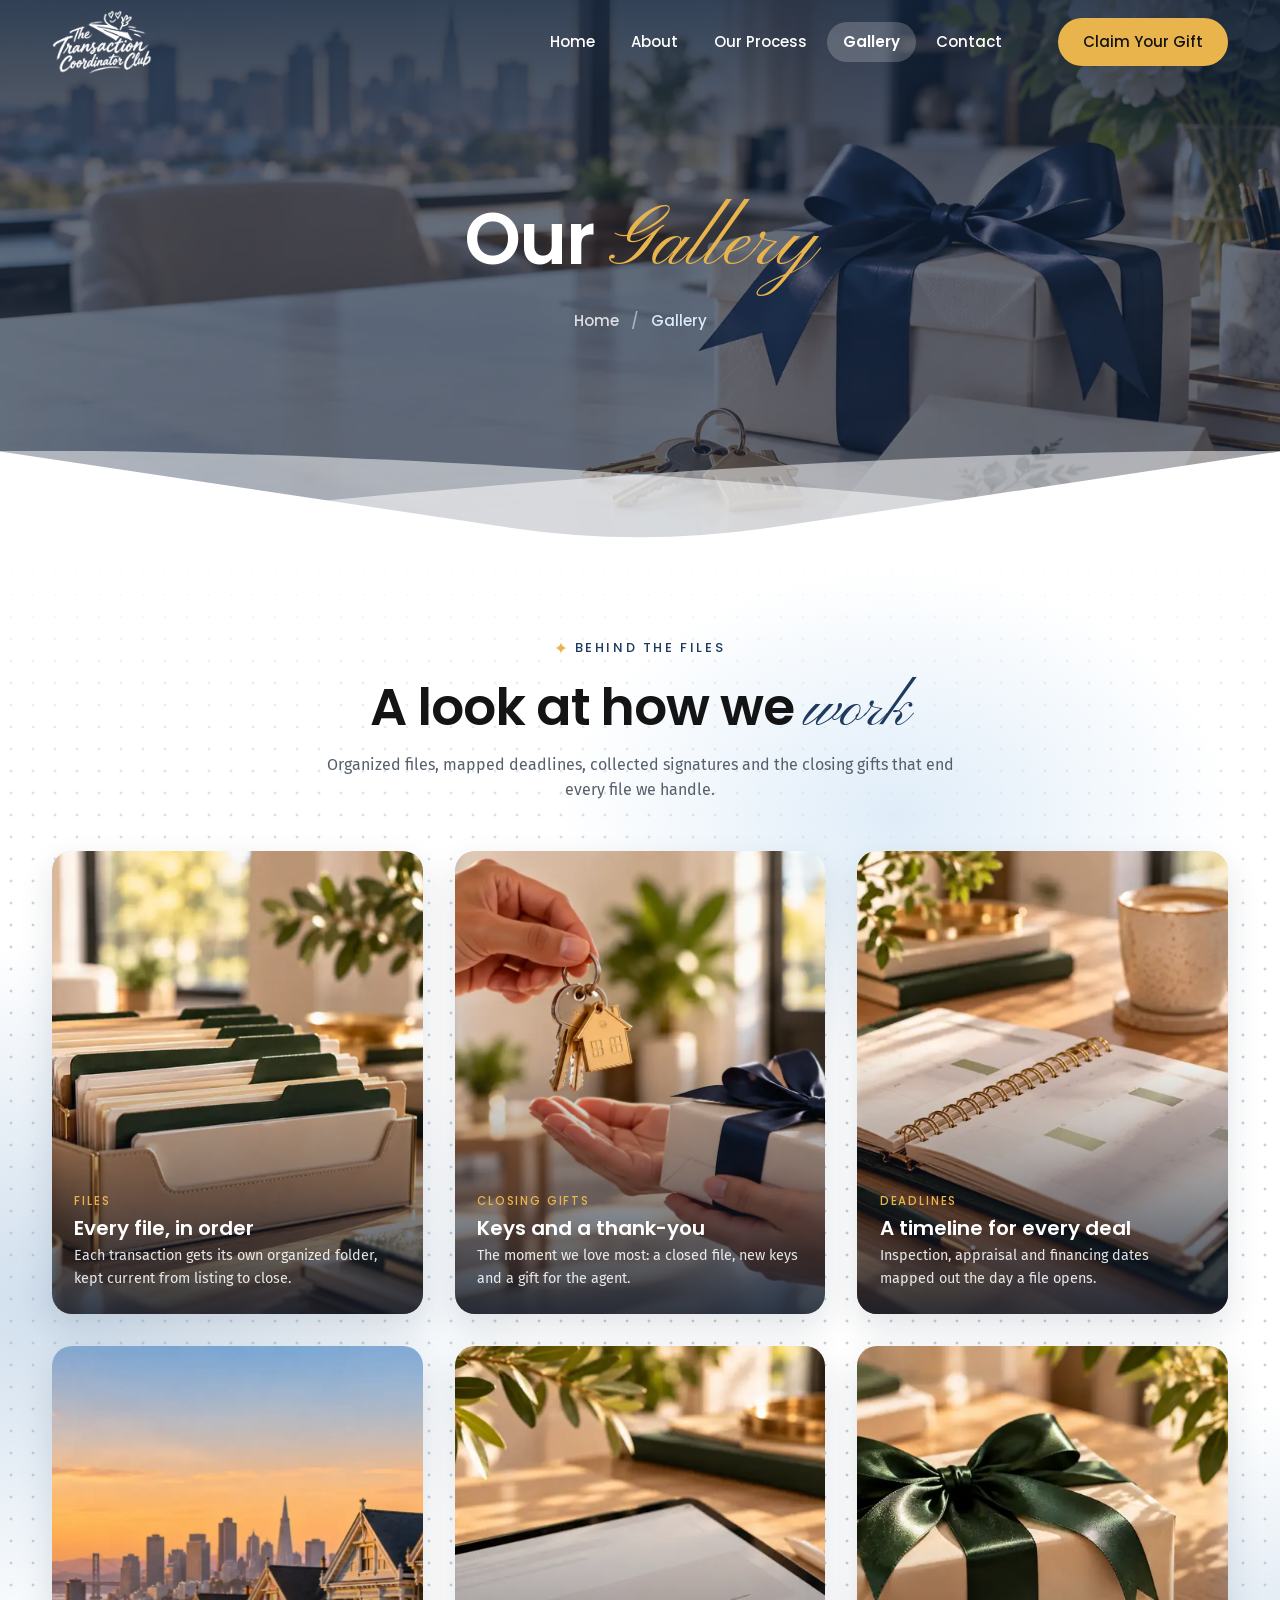
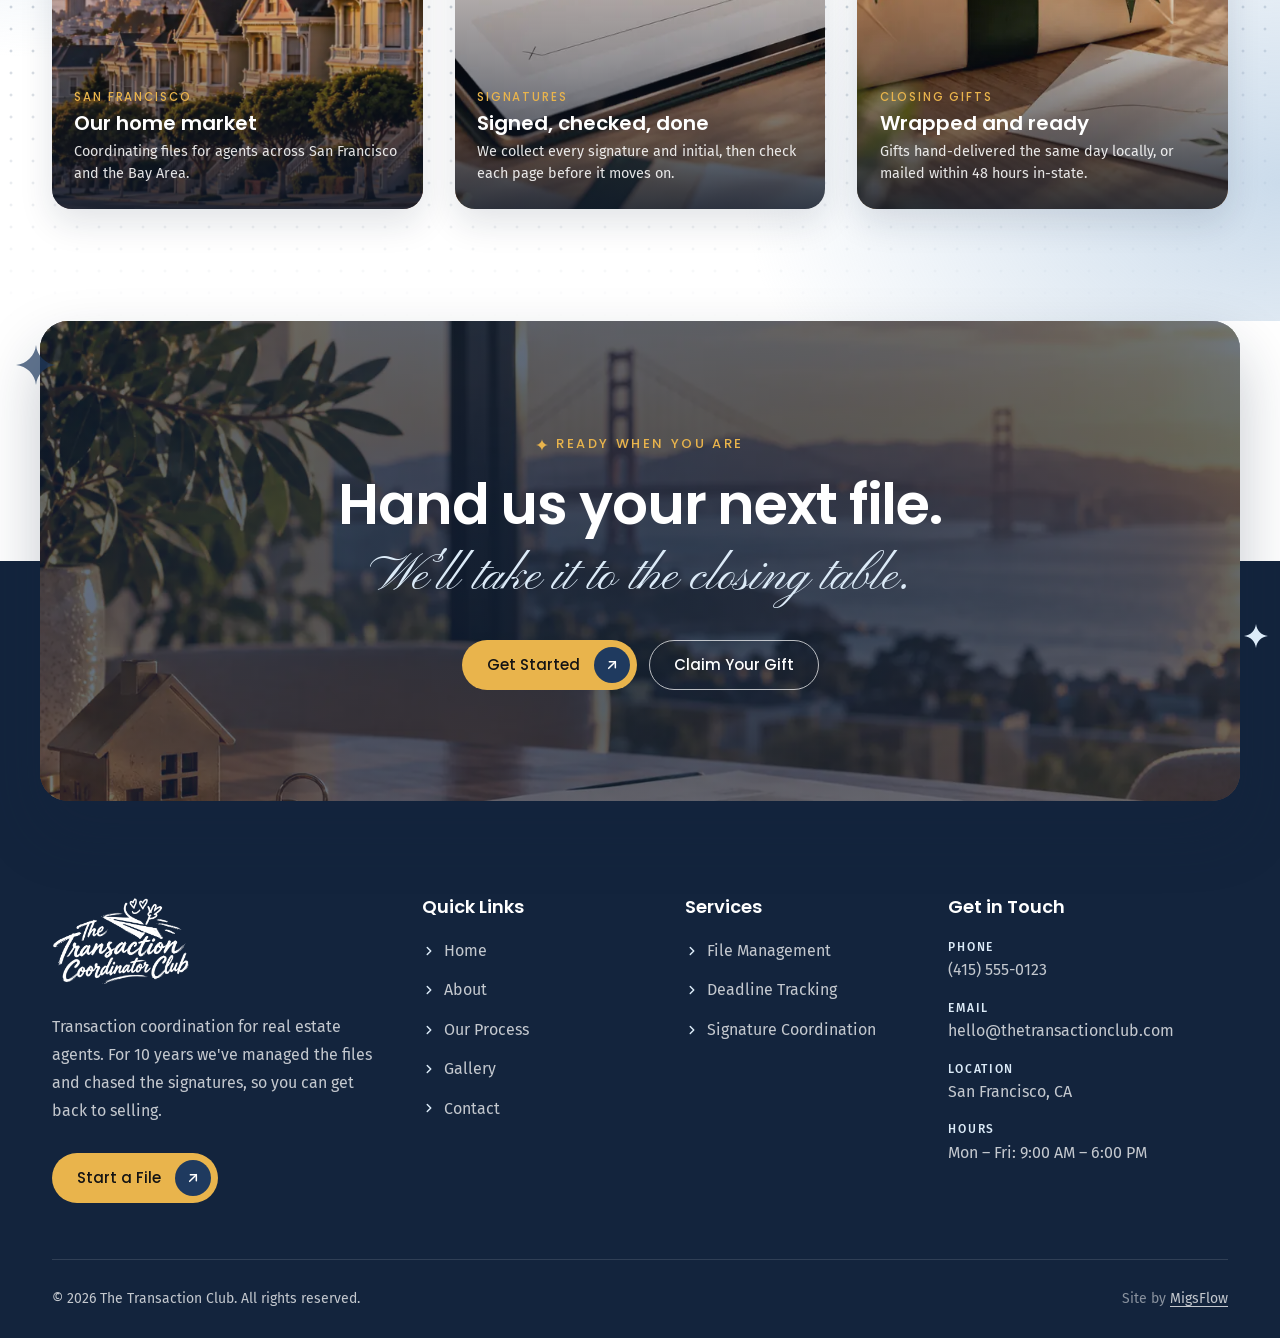
<file: html/gallery.html>
<!DOCTYPE html>
<html lang="en">
<head>
  <meta charset="UTF-8">
  <meta name="viewport" content="width=device-width, initial-scale=1.0">

  <title>Gallery | The Transaction Club</title>
  <meta name="description" content="A look at The Transaction Club at work: organized files, mapped deadlines, collected signatures and the closing gifts agents receive.">

  <!-- ==========================================================================
       PERFORMANCE: preload above-the-fold fonts only (hero heading + body/nav)
       ========================================================================== -->
  <link rel="preload" href="../fonts/poppins-v24-latin-600.woff2" as="font" type="font/woff2" crossorigin>
  <link rel="preload" href="../fonts/fira-sans-v18-latin-regular.woff2" as="font" type="font/woff2" crossorigin>
  <link rel="preload" href="../fonts/pinyon-script-v24-latin-regular.woff2" as="font" type="font/woff2" crossorigin>

  <!-- Hero photo: phones get the portrait crop -->
  <link rel="preload" as="image" type="image/webp" href="../images/home/hero-1-m.webp" media="(max-width: 767px)" fetchpriority="high">
  <link rel="preload" as="image" type="image/webp" href="../images/home/hero-1.webp" media="(min-width: 768px)" fetchpriority="high">

  <!-- global.css (tokens, nav, buttons, page hero, final CTA, footer) →
       gallery.css (this page's grid) -->
  <link rel="stylesheet" href="../css/vendor/lenis.css">
  <link rel="stylesheet" href="../css/global.css">
  <link rel="stylesheet" href="../css/gallery.css">

  <script src="../javascript/vendor/lenis.min.js" defer></script>
  <script src="../javascript/smooth-scroll.js" defer></script>
  <script src="../javascript/global.js" defer></script>
</head>

<body class="page-gallery">

  <a class="skip-link" href="#main">Skip to content</a>

  <!-- ==========================================================================
       HEADER — transparent over the hero, snaps to white on scroll (global.js)
       ========================================================================== -->
  <header class="header" id="header">
    <div class="container header__inner">

      <a class="header__logo" href="../index.html" aria-label="The Transaction Coordinator Club, home">
        <!-- White version over the hero; blue version once the header turns white (CSS swaps them) -->
        <picture class="header__logo-img header__logo-img--light">
          <source type="image/webp" srcset="../images/logos/tcc-logo-white.webp">
          <img src="../images/logos/tcc-logo-white.png" alt="" width="480" height="307" decoding="async">
        </picture>
        <picture class="header__logo-img header__logo-img--dark">
          <source type="image/webp" srcset="../images/logos/tcc-logo-blue.webp">
          <img src="../images/logos/tcc-logo-blue.png" alt="" width="480" height="307" decoding="async">
        </picture>
      </a>

      <nav class="nav" id="nav" aria-label="Primary">
        <ul class="nav__list">
          <li><a class="nav__link" href="../index.html">Home</a></li>
          <li><a class="nav__link" href="about.html">About</a></li>
          <li><a class="nav__link" href="process.html">Our Process</a></li>
          <li><a class="nav__link" href="gallery.html" aria-current="page">Gallery</a></li>
          <li><a class="nav__link" href="contact.html">Contact</a></li>
        </ul>
        <a class="btn btn--primary nav__cta" href="../index.html#closing-gift">Claim Your Gift</a>
      </nav>

      <button class="nav-toggle" id="nav-toggle" type="button" aria-expanded="false" aria-controls="nav" aria-label="Open menu">
        <span class="nav-toggle__bar"></span>
        <span class="nav-toggle__bar"></span>
        <span class="nav-toggle__bar"></span>
      </button>

    </div>
  </header>

  <main id="main">

    <!-- ========================================================================
         PAGE HERO — background photo, page title and a breadcrumb trail.
         Photo: images/home/hero-1 (portrait "-m" crop on phones), preloaded in <head>.
         ======================================================================== -->
    <section class="page-hero" aria-labelledby="page-hero-title">
      <div class="page-hero__bg" aria-hidden="true">
        <picture>
          <source media="(max-width: 767px)" srcset="../images/home/hero-1-m.webp" type="image/webp" width="560" height="941">
          <source media="(max-width: 767px)" srcset="../images/home/hero-1-m.jpg" type="image/jpeg" width="560" height="941">
          <source srcset="../images/home/hero-1.webp" type="image/webp">
          <img src="../images/home/hero-1.jpg" alt="" width="1672" height="941" fetchpriority="high" decoding="async">
        </picture>
      </div>

      <div class="container page-hero__inner">
        <h1 class="page-hero__title" id="page-hero-title">Our <span class="page-hero__title-accent">Gallery</span></h1>

        <nav class="breadcrumb" aria-label="Breadcrumb">
          <ol class="breadcrumb__list">
            <li><a class="breadcrumb__link" href="../index.html">Home</a></li>
            <li><span aria-current="page">Gallery</span></li>
          </ol>
        </nav>
      </div>

      <!-- Arc divider: the next section's colour rising into the photo -->
      <div class="section-divider section-divider--arc" aria-hidden="true"></div>
    </section>

    <!-- ========================================================================
         GALLERY — 6 photo cards: 3 × 2 on desktop, 2 across on tablets, a
         sideways swipe row on phones. Each card has a description at its
         foot; hovering brings a navy or gold gradient up over the bottom of
         the photo (alternating in a checkerboard).
         TODO: stand-in photos from the site's own set until Peter and Jiang
         send gallery photos.
         Captions are stand-ins too.
         ======================================================================== -->
    <section class="gallery" aria-labelledby="gallery-title">
      <div class="container">
        <header class="gallery__head">
          <p class="eyebrow">
            <svg class="eyebrow__icon" viewBox="0 0 24 24" aria-hidden="true"><path d="M12 0c.6 6.4 5.6 11.4 12 12-6.4.6-11.4 5.6-12 12-.6-6.4-5.6-11.4-12-12C6.4 11.4 11.4 6.4 12 0Z" /></svg>
            Behind the Files
          </p>
          <h2 class="section-title" id="gallery-title">
            A look at how we <span class="section-title__accent">work</span>
          </h2>
          <p class="gallery__intro">Organized files, mapped deadlines, collected signatures and the closing gifts that end every file we handle.</p>
        </header>

        <ul class="gallery__grid" aria-label="Gallery">
          <li class="gallery-card gallery-card--navy">
            <figure class="gallery-card__figure">
              <div class="gallery-card__media">
                <picture>
                  <source srcset="../images/home/services-file-management.webp" type="image/webp">
                  <img src="../images/home/services-file-management.jpg" alt="" width="800" height="600" loading="lazy" decoding="async">
                </picture>
              </div>
              <figcaption class="gallery-card__caption">
                <span class="gallery-card__tag">Files</span>
                <span class="gallery-card__title">Every file, in order</span>
                <span class="gallery-card__text">Each transaction gets its own organized folder, kept current from listing to close.</span>
              </figcaption>
            </figure>
          </li>
          <li class="gallery-card gallery-card--gold">
            <figure class="gallery-card__figure">
              <div class="gallery-card__media">
                <picture>
                  <source srcset="../images/home/hero-4.webp" type="image/webp">
                  <img src="../images/home/hero-4.jpg" alt="" width="1672" height="941" loading="lazy" decoding="async">
                </picture>
              </div>
              <figcaption class="gallery-card__caption">
                <span class="gallery-card__tag">Closing gifts</span>
                <span class="gallery-card__title">Keys and a thank-you</span>
                <span class="gallery-card__text">The moment we love most: a closed file, new keys and a gift for the agent.</span>
              </figcaption>
            </figure>
          </li>
          <li class="gallery-card gallery-card--navy">
            <figure class="gallery-card__figure">
              <div class="gallery-card__media">
                <picture>
                  <source srcset="../images/home/services-deadline-tracking.webp" type="image/webp">
                  <img src="../images/home/services-deadline-tracking.jpg" alt="" width="800" height="600" loading="lazy" decoding="async">
                </picture>
              </div>
              <figcaption class="gallery-card__caption">
                <span class="gallery-card__tag">Deadlines</span>
                <span class="gallery-card__title">A timeline for every deal</span>
                <span class="gallery-card__text">Inspection, appraisal and financing dates mapped out the day a file opens.</span>
              </figcaption>
            </figure>
          </li>
          <li class="gallery-card gallery-card--gold">
            <figure class="gallery-card__figure">
              <div class="gallery-card__media">
                <picture>
                  <source srcset="../images/home/hero-2.webp" type="image/webp">
                  <img src="../images/home/hero-2.jpg" alt="" width="1672" height="941" loading="lazy" decoding="async">
                </picture>
              </div>
              <figcaption class="gallery-card__caption">
                <span class="gallery-card__tag">San Francisco</span>
                <span class="gallery-card__title">Our home market</span>
                <span class="gallery-card__text">Coordinating files for agents across San Francisco and the Bay Area.</span>
              </figcaption>
            </figure>
          </li>
          <li class="gallery-card gallery-card--navy">
            <figure class="gallery-card__figure">
              <div class="gallery-card__media">
                <picture>
                  <source srcset="../images/home/services-signature-coordination.webp" type="image/webp">
                  <img src="../images/home/services-signature-coordination.jpg" alt="" width="800" height="600" loading="lazy" decoding="async">
                </picture>
              </div>
              <figcaption class="gallery-card__caption">
                <span class="gallery-card__tag">Signatures</span>
                <span class="gallery-card__title">Signed, checked, done</span>
                <span class="gallery-card__text">We collect every signature and initial, then check each page before it moves on.</span>
              </figcaption>
            </figure>
          </li>
          <li class="gallery-card gallery-card--gold">
            <figure class="gallery-card__figure">
              <div class="gallery-card__media">
                <picture>
                  <source srcset="../images/home/services-closing-gift.webp" type="image/webp">
                  <img src="../images/home/services-closing-gift.jpg" alt="" width="800" height="600" loading="lazy" decoding="async">
                </picture>
              </div>
              <figcaption class="gallery-card__caption">
                <span class="gallery-card__tag">Closing gifts</span>
                <span class="gallery-card__title">Wrapped and ready</span>
                <span class="gallery-card__text">Gifts hand-delivered the same day locally, or mailed within 48 hours in-state.</span>
              </figcaption>
            </figure>
          </li>
        </ul>
        <p class="gallery__hint" aria-hidden="true">Swipe to see more →</p>
      </div>
    </section>

    <!-- ========================================================================
         FINAL CTA — same banner as the homepage and About (global.css),
         flipped: white on top continuing the FAQ, navy below running into
         the footer. "Get Started" goes to the Contact page.
         Photo: images/home/final-cta (Golden Gate view), same as the homepage.
         ======================================================================== -->
    <section class="final-cta final-cta--flipped" aria-labelledby="final-cta-title">
      <span class="final-cta__spark final-cta__spark--a" aria-hidden="true"><svg viewBox="0 0 24 24" aria-hidden="true"><path d="M12 0c.6 6.4 5.6 11.4 12 12-6.4.6-11.4 5.6-12 12-.6-6.4-5.6-11.4-12-12C6.4 11.4 11.4 6.4 12 0Z" /></svg></span>
      <span class="final-cta__spark final-cta__spark--b" aria-hidden="true"><svg viewBox="0 0 24 24" aria-hidden="true"><path d="M12 0c.6 6.4 5.6 11.4 12 12-6.4.6-11.4 5.6-12 12-.6-6.4-5.6-11.4-12-12C6.4 11.4 11.4 6.4 12 0Z" /></svg></span>

      <div class="final-cta__banner">
        <div class="final-cta__bg" aria-hidden="true">
          <picture>
            <source media="(max-width: 767px)" srcset="../images/home/final-cta-m.webp" type="image/webp" width="640" height="800">
            <source media="(max-width: 767px)" srcset="../images/home/final-cta-m.jpg" type="image/jpeg" width="640" height="800">
            <source srcset="../images/home/final-cta.webp" type="image/webp">
            <img src="../images/home/final-cta.jpg" alt="" width="1448" height="579" loading="lazy" decoding="async">
          </picture>
        </div>

        <div class="final-cta__content">
          <p class="eyebrow">
            <svg class="eyebrow__icon" viewBox="0 0 24 24" aria-hidden="true"><path d="M12 0c.6 6.4 5.6 11.4 12 12-6.4.6-11.4 5.6-12 12-.6-6.4-5.6-11.4-12-12C6.4 11.4 11.4 6.4 12 0Z" /></svg>
            Ready When You Are
          </p>
          <h2 class="final-cta__title" id="final-cta-title">
            Hand us your next file.
            <span class="final-cta__title-accent">We'll take it to the closing table.</span>
          </h2>
          <div class="final-cta__actions">
            <a class="btn btn--light btn--badge" href="contact.html">
              Get Started
              <span class="btn__badge" aria-hidden="true">
                <svg viewBox="0 0 24 24" fill="none" stroke="currentColor" stroke-width="2.25" stroke-linecap="round" stroke-linejoin="round"><line x1="7" y1="17" x2="17" y2="7" /><polyline points="8 7 17 7 17 16" /></svg>
              </span>
            </a>
            <a class="btn btn--outline-light" href="../index.html#closing-gift">Claim Your Gift</a>
          </div>
        </div>
      </div>
    </section>

  </main>

  <!-- ==========================================================================
       FOOTER — same as the homepage, with paths adjusted for /html.
       PLACEHOLDERS: phone, email and hours match the Contact section and
       must be replaced with the client's real details before launch.
       ========================================================================== -->
  <footer class="footer">
    <div class="container">
      <div class="footer__top">

        <div class="footer__brand">
              <a class="footer__logo" href="../index.html" aria-label="The Transaction Coordinator Club, home">
            <picture>
              <source type="image/webp" srcset="../images/logos/tcc-logo-white.webp">
              <img src="../images/logos/tcc-logo-white.png" alt="" width="480" height="307" loading="lazy" decoding="async">
            </picture>
          </a>
          <p class="footer__blurb">
            Transaction coordination for real estate agents. For 10 years we've managed the
            files and chased the signatures, so you can get back to selling.
          </p>
          <a class="btn btn--light btn--badge footer__cta" href="contact.html">
            Start a File
            <span class="btn__badge" aria-hidden="true">
              <svg viewBox="0 0 24 24" fill="none" stroke="currentColor" stroke-width="2.25" stroke-linecap="round" stroke-linejoin="round"><line x1="7" y1="17" x2="17" y2="7" /><polyline points="8 7 17 7 17 16" /></svg>
            </span>
          </a>
        </div>

        <nav class="footer__col" aria-labelledby="footer-pages">
          <h2 class="footer__heading" id="footer-pages">Quick Links</h2>
          <ul class="footer__list">
            <li><a class="footer__link" href="../index.html"><svg viewBox="0 0 24 24" fill="none" stroke="currentColor" stroke-width="2.5" stroke-linecap="round" stroke-linejoin="round" aria-hidden="true"><polyline points="9 18 15 12 9 6" /></svg>Home</a></li>
            <li><a class="footer__link" href="about.html"><svg viewBox="0 0 24 24" fill="none" stroke="currentColor" stroke-width="2.5" stroke-linecap="round" stroke-linejoin="round" aria-hidden="true"><polyline points="9 18 15 12 9 6" /></svg>About</a></li>
            <li><a class="footer__link" href="process.html"><svg viewBox="0 0 24 24" fill="none" stroke="currentColor" stroke-width="2.5" stroke-linecap="round" stroke-linejoin="round" aria-hidden="true"><polyline points="9 18 15 12 9 6" /></svg>Our Process</a></li>
            <li><a class="footer__link" href="gallery.html"><svg viewBox="0 0 24 24" fill="none" stroke="currentColor" stroke-width="2.5" stroke-linecap="round" stroke-linejoin="round" aria-hidden="true"><polyline points="9 18 15 12 9 6" /></svg>Gallery</a></li>
            <li><a class="footer__link" href="contact.html"><svg viewBox="0 0 24 24" fill="none" stroke="currentColor" stroke-width="2.5" stroke-linecap="round" stroke-linejoin="round" aria-hidden="true"><polyline points="9 18 15 12 9 6" /></svg>Contact</a></li>
          </ul>
        </nav>

        <nav class="footer__col" aria-labelledby="footer-services">
          <h2 class="footer__heading" id="footer-services">Services</h2>
          <ul class="footer__list">
            <li><a class="footer__link" href="process.html"><svg viewBox="0 0 24 24" fill="none" stroke="currentColor" stroke-width="2.5" stroke-linecap="round" stroke-linejoin="round" aria-hidden="true"><polyline points="9 18 15 12 9 6" /></svg>File Management</a></li>
            <li><a class="footer__link" href="process.html"><svg viewBox="0 0 24 24" fill="none" stroke="currentColor" stroke-width="2.5" stroke-linecap="round" stroke-linejoin="round" aria-hidden="true"><polyline points="9 18 15 12 9 6" /></svg>Deadline Tracking</a></li>
            <li><a class="footer__link" href="process.html"><svg viewBox="0 0 24 24" fill="none" stroke="currentColor" stroke-width="2.5" stroke-linecap="round" stroke-linejoin="round" aria-hidden="true"><polyline points="9 18 15 12 9 6" /></svg>Signature Coordination</a></li>
          </ul>
        </nav>

        <div class="footer__col">
          <h2 class="footer__heading">Get in Touch</h2>
          <ul class="footer__contact">
            <li><span class="footer__contact-label">Phone</span><a href="tel:+14155550123">(415) 555-0123</a></li>
            <li><span class="footer__contact-label">Email</span><a href="mailto:hello@thetransactionclub.com">hello@thetransactionclub.com</a></li>
            <li><span class="footer__contact-label">Location</span>San Francisco, CA</li>
            <li><span class="footer__contact-label">Hours</span>Mon – Fri: 9:00 AM – 6:00 PM</li>
          </ul>
        </div>

      </div>

      <div class="footer__bottom">
        <p>&copy; 2026 The Transaction Club. All rights reserved.</p>
        <p class="footer__credit">Site by <a href="https://www.migsflow.com" target="_blank" rel="noopener">MigsFlow</a></p>
      </div>
    </div>
  </footer>

  <button class="to-top" type="button" aria-label="Back to top" data-to-top>
    <svg viewBox="0 0 24 24" fill="none" stroke="currentColor" stroke-width="2.25" stroke-linecap="round" stroke-linejoin="round" aria-hidden="true"><line x1="12" y1="19" x2="12" y2="5" /><polyline points="5 12 12 5 19 12" /></svg>
  </button>

</body>
</html>
</file>
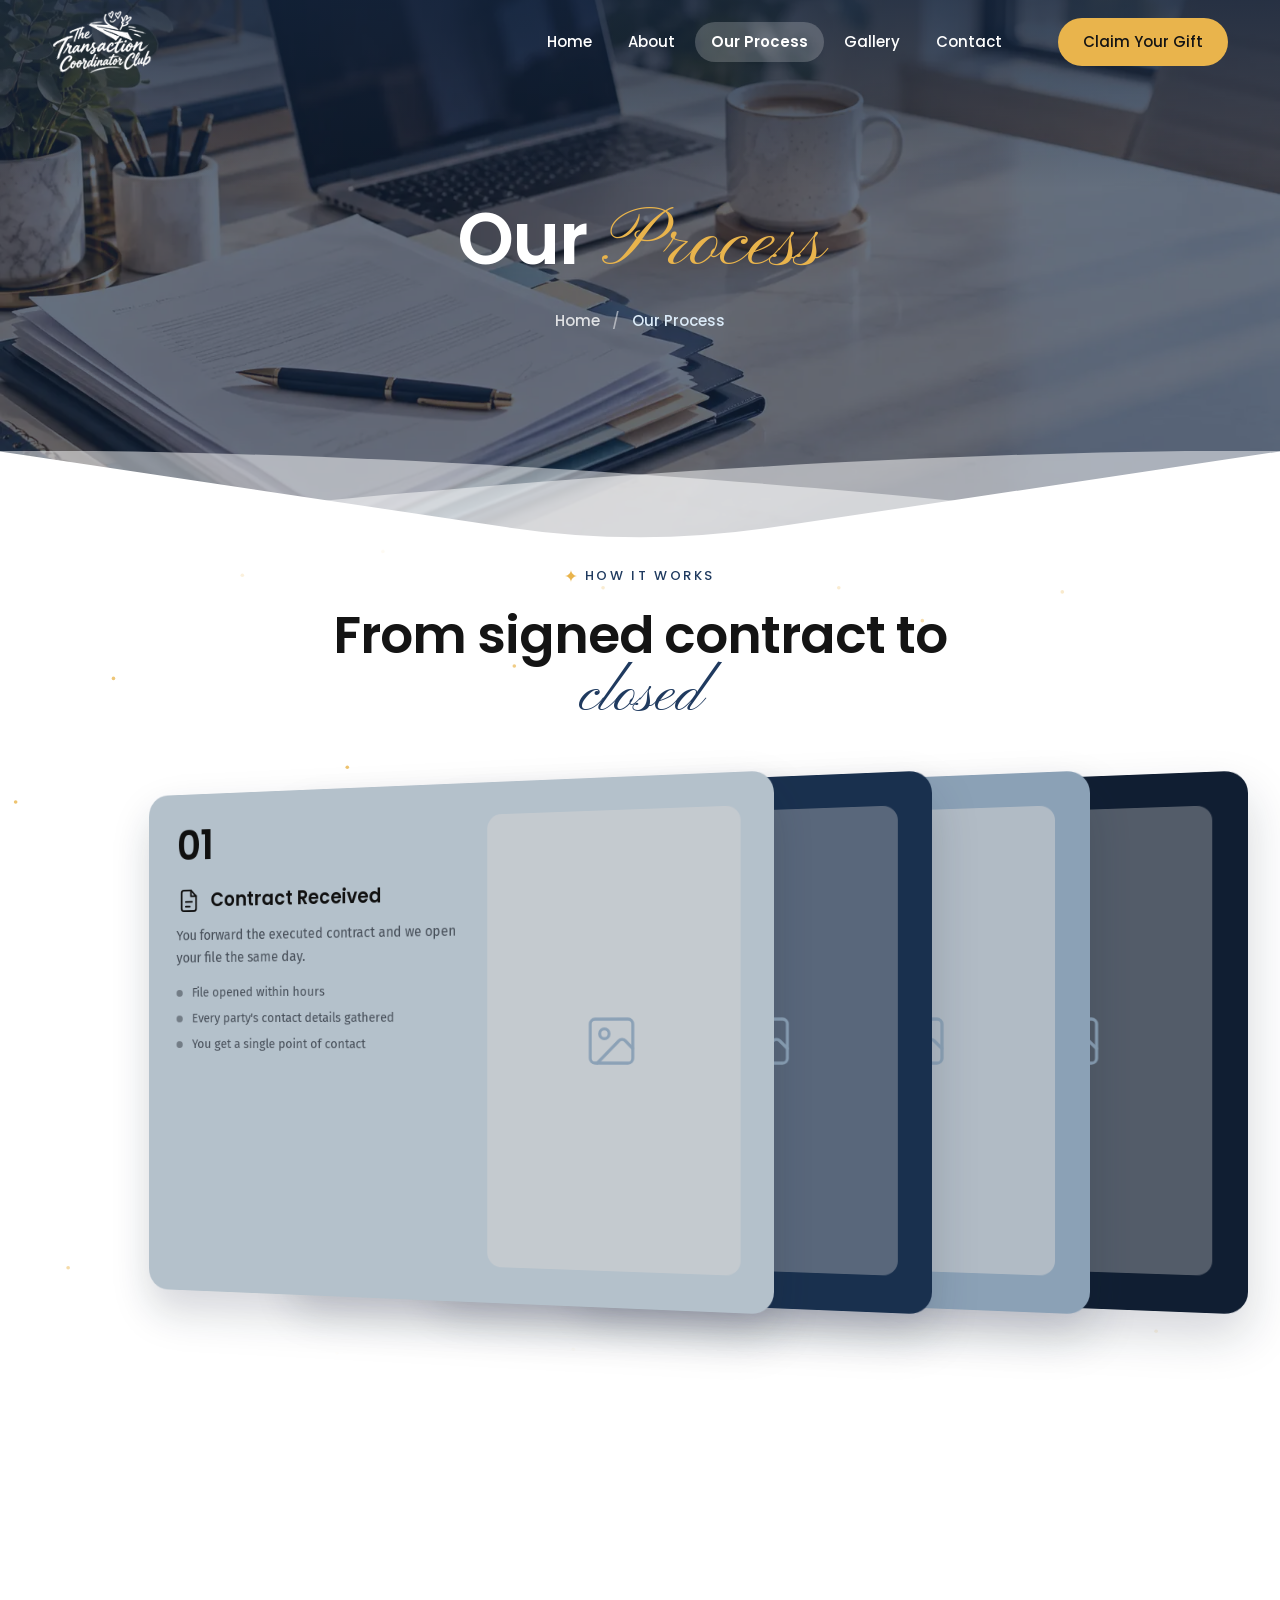
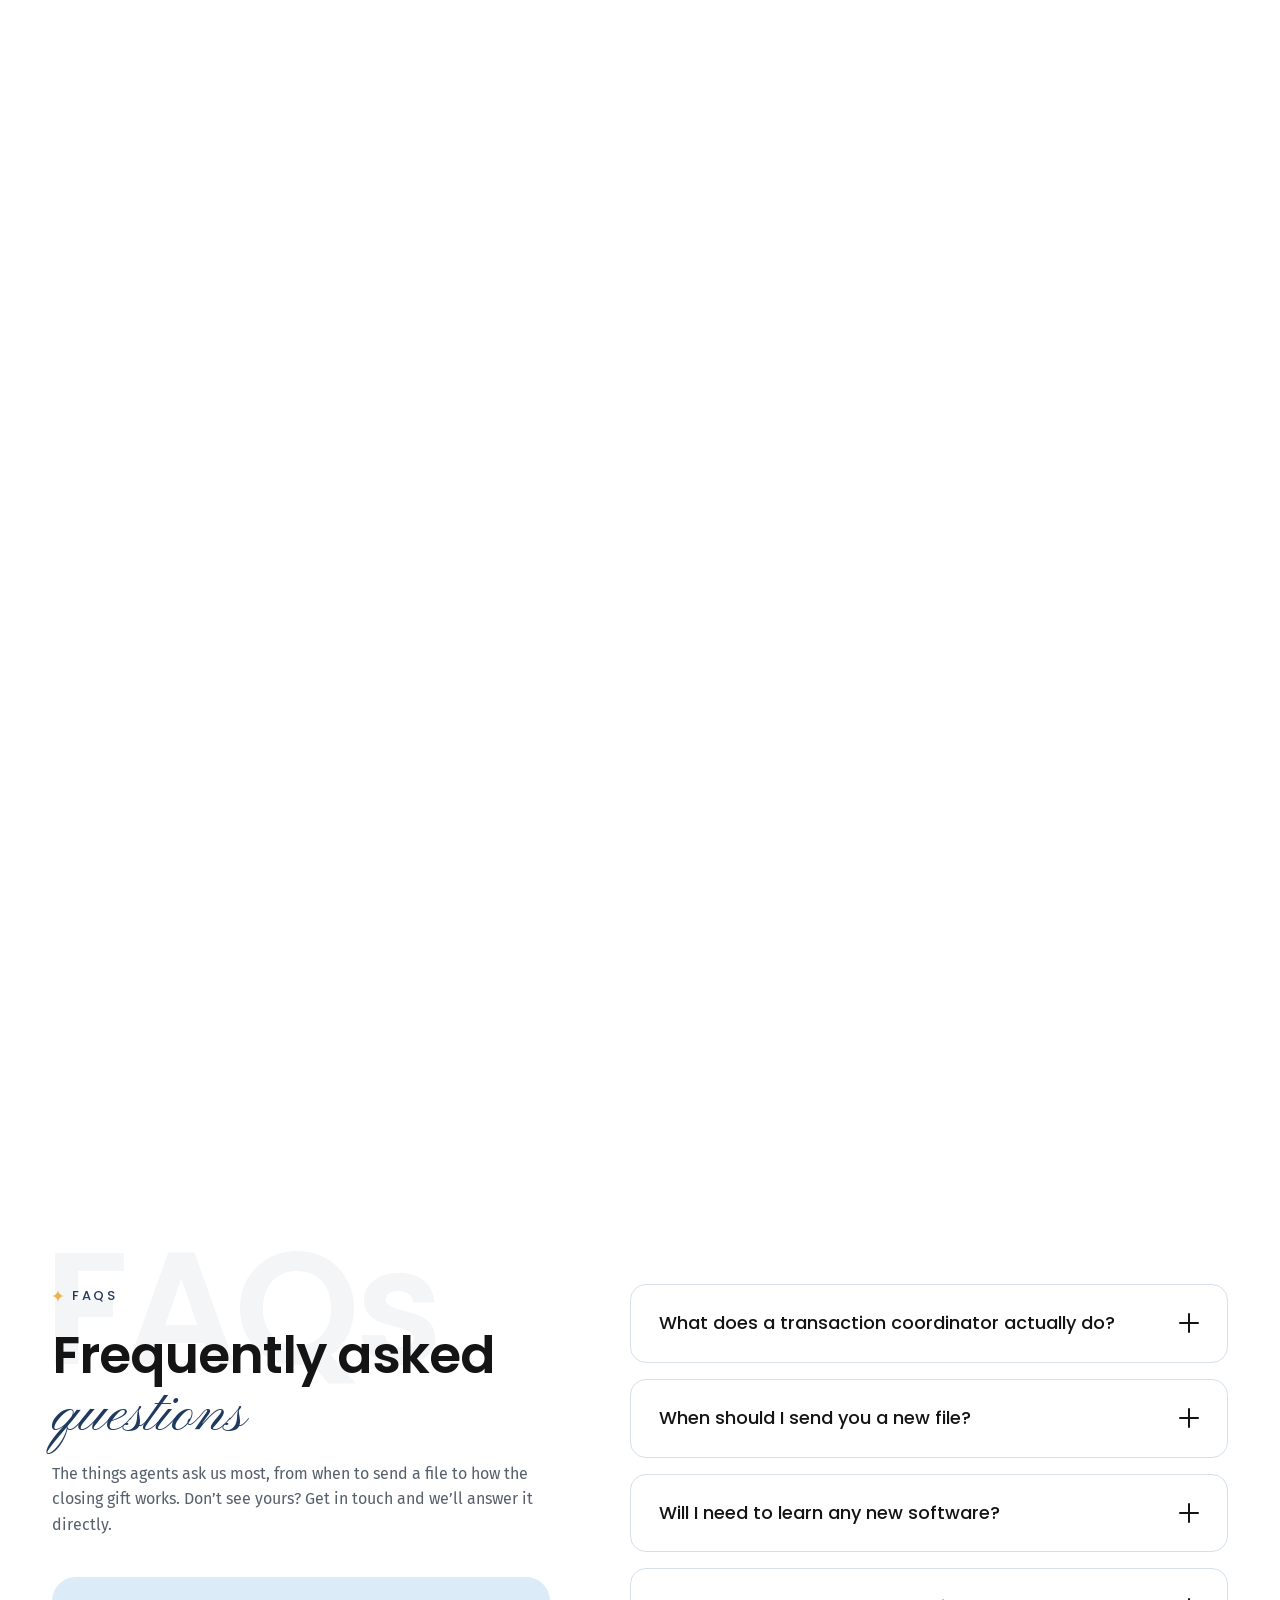
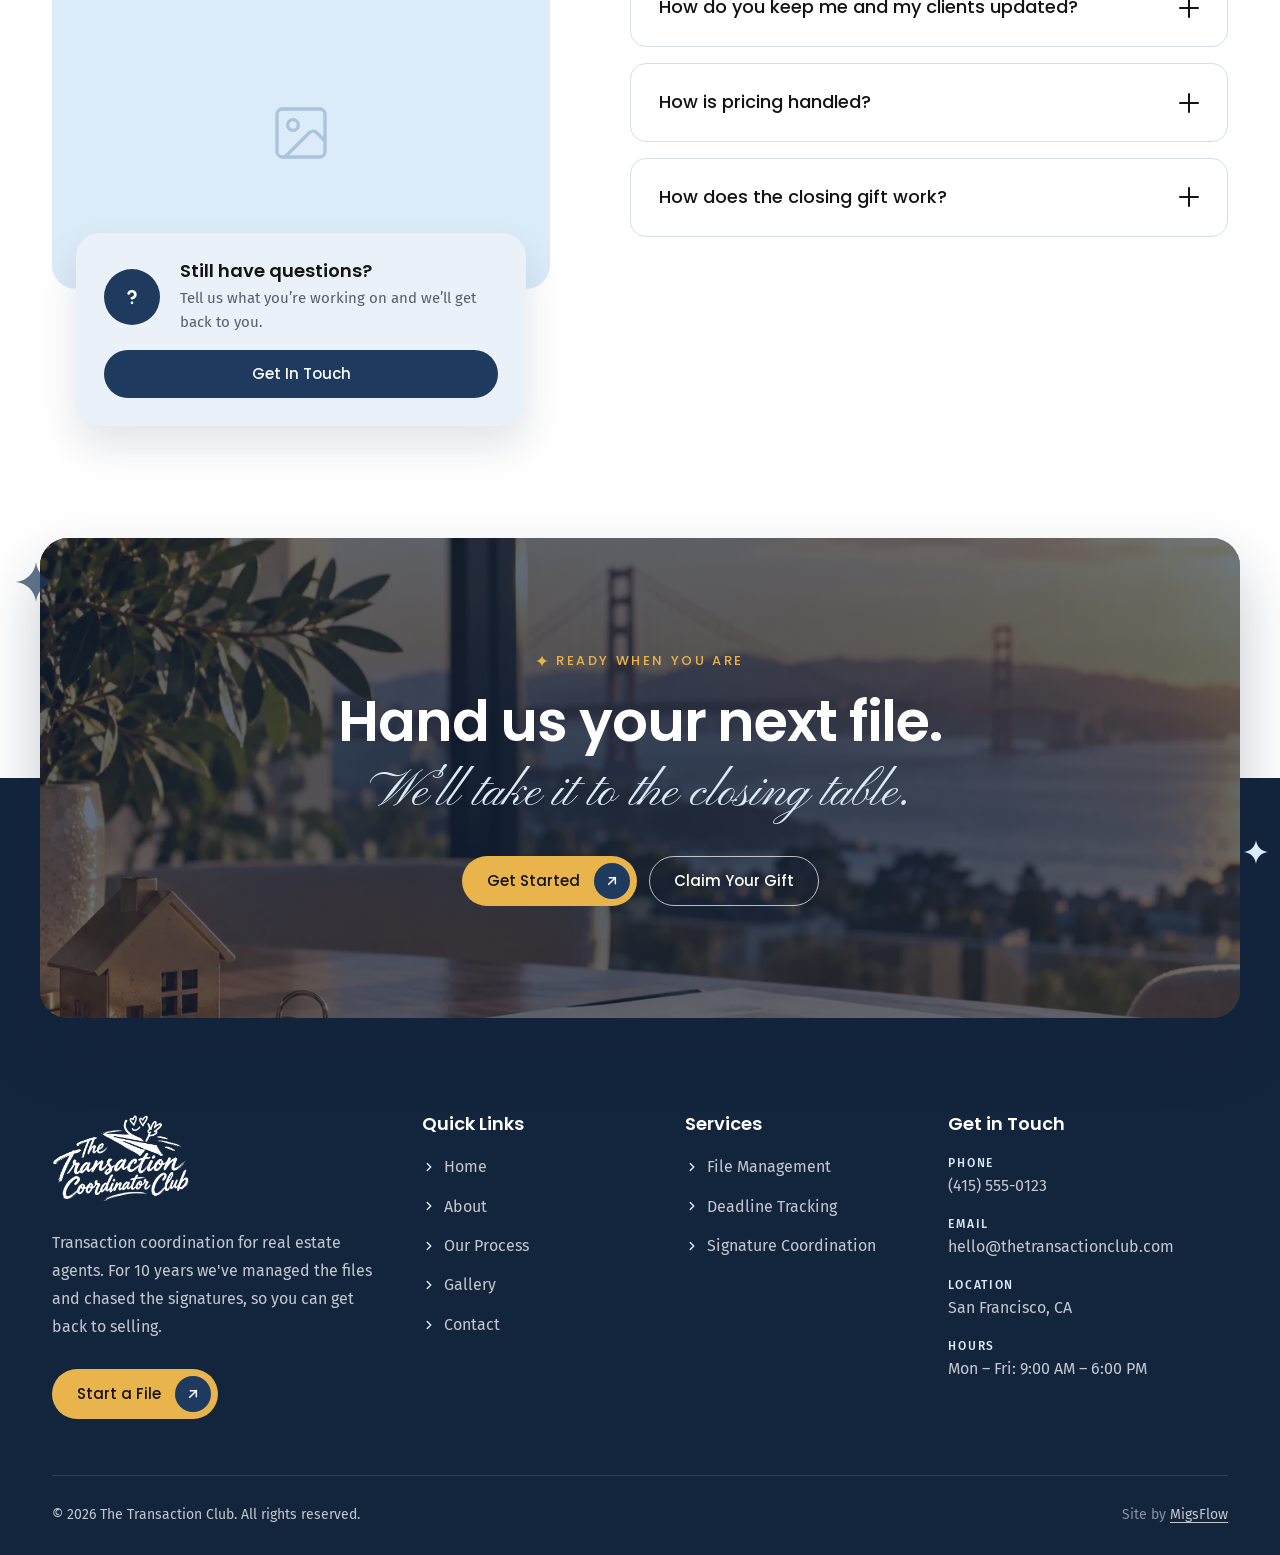
<file: html/process.html>
<!DOCTYPE html>
<html lang="en">
<head>
  <meta charset="UTF-8">
  <meta name="viewport" content="width=device-width, initial-scale=1.0">

  <title>Our Process | The Transaction Club</title>
  <meta name="description" content="How The Transaction Club takes a real estate file from signed contract to closing: every document, deadline and signature handled for you.">

  <!-- ==========================================================================
       PERFORMANCE: preload above-the-fold fonts only (hero heading + body/nav)
       ========================================================================== -->
  <link rel="preload" href="../fonts/poppins-v24-latin-600.woff2" as="font" type="font/woff2" crossorigin>
  <link rel="preload" href="../fonts/fira-sans-v18-latin-regular.woff2" as="font" type="font/woff2" crossorigin>
  <link rel="preload" href="../fonts/pinyon-script-v24-latin-regular.woff2" as="font" type="font/woff2" crossorigin>

  <!-- Hero photo: phones get the portrait crop -->
  <link rel="preload" as="image" type="image/webp" href="../images/home/hero-3-m.webp" media="(max-width: 767px)" fetchpriority="high">
  <link rel="preload" as="image" type="image/webp" href="../images/home/hero-3.webp" media="(min-width: 768px)" fetchpriority="high">

  <!-- global.css (tokens, nav, buttons, page hero, contact, footer) →
       process.css (this page's own sections) -->
  <link rel="stylesheet" href="../css/vendor/lenis.css">
  <link rel="stylesheet" href="../css/global.css">
  <link rel="stylesheet" href="../css/process.css">

  <script src="../javascript/vendor/lenis.min.js" defer></script>
  <script src="../javascript/smooth-scroll.js" defer></script>
  <script src="../javascript/global.js" defer></script>
  <script src="../javascript/process.js" defer></script>
  <script src="../javascript/accordion.js" defer></script>
</head>

<body class="page-process">

  <a class="skip-link" href="#main">Skip to content</a>

  <!-- ==========================================================================
       HEADER — transparent over the hero, snaps to white on scroll (global.js)
       ========================================================================== -->
  <header class="header" id="header">
    <div class="container header__inner">

      <a class="header__logo" href="../index.html" aria-label="The Transaction Coordinator Club, home">
        <!-- White version over the hero; blue version once the header turns white (CSS swaps them) -->
        <picture class="header__logo-img header__logo-img--light">
          <source type="image/webp" srcset="../images/logos/tcc-logo-white.webp">
          <img src="../images/logos/tcc-logo-white.png" alt="" width="480" height="307" decoding="async">
        </picture>
        <picture class="header__logo-img header__logo-img--dark">
          <source type="image/webp" srcset="../images/logos/tcc-logo-blue.webp">
          <img src="../images/logos/tcc-logo-blue.png" alt="" width="480" height="307" decoding="async">
        </picture>
      </a>

      <nav class="nav" id="nav" aria-label="Primary">
        <ul class="nav__list">
          <li><a class="nav__link" href="../index.html">Home</a></li>
          <li><a class="nav__link" href="about.html">About</a></li>
          <li><a class="nav__link" href="process.html" aria-current="page">Our Process</a></li>
          <li><a class="nav__link" href="gallery.html">Gallery</a></li>
          <li><a class="nav__link" href="contact.html">Contact</a></li>
        </ul>
        <a class="btn btn--primary nav__cta" href="../index.html#closing-gift">Claim Your Gift</a>
      </nav>

      <button class="nav-toggle" id="nav-toggle" type="button" aria-expanded="false" aria-controls="nav" aria-label="Open menu">
        <span class="nav-toggle__bar"></span>
        <span class="nav-toggle__bar"></span>
        <span class="nav-toggle__bar"></span>
      </button>

    </div>
  </header>

  <main id="main">

    <!-- ========================================================================
         PAGE HERO — same as the About page: background photo, page title and
         a breadcrumb trail.
         Photo: images/home/hero-3 (portrait "-m" crop on phones), preloaded in <head>.
         ======================================================================== -->
    <section class="page-hero" aria-labelledby="page-hero-title">
      <div class="page-hero__bg" aria-hidden="true">
        <picture>
          <source media="(max-width: 767px)" srcset="../images/home/hero-3-m.webp" type="image/webp" width="560" height="941">
          <source media="(max-width: 767px)" srcset="../images/home/hero-3-m.jpg" type="image/jpeg" width="560" height="941">
          <source srcset="../images/home/hero-3.webp" type="image/webp">
          <img src="../images/home/hero-3.jpg" alt="" width="1672" height="941" fetchpriority="high" decoding="async">
        </picture>
      </div>

      <div class="container page-hero__inner">
        <h1 class="page-hero__title" id="page-hero-title">Our <span class="page-hero__title-accent">Process</span></h1>

        <nav class="breadcrumb" aria-label="Breadcrumb">
          <ol class="breadcrumb__list">
            <li><a class="breadcrumb__link" href="../index.html">Home</a></li>
            <li><span aria-current="page">Our Process</span></li>
          </ol>
        </nav>
      </div>

      <!-- Arc divider: the next section's colour rising into the photo -->
      <div class="section-divider section-divider--arc" aria-hidden="true"></div>
    </section>

    <!-- ========================================================================
         PROCESS CARDS — the four steps of a file.
         Desktop (javascript/process.js): the section pins while you scroll;
         each card slides in on top of the last, which tilts back and dims,
         leaving its number showing. After card 04 the stack spreads into four
         equal cards. Scrolling up reverses it.
         Mobile: a swipeable row, cards tilting in 3D away from the centre.
         Each card has a photo slot: down the right side of the wide stacked
         cards on desktop (it narrows away as they spread), after the title
         everywhere else.
         Without JavaScript, or with reduced motion: four cards in a plain row.
         Copy is a stand-in drafted from the discovery call.
         ======================================================================== -->
    <section class="process-cards" aria-labelledby="process-title">
      <div class="process-cards__track">
        <!-- Star dust (has-texture--particles) on the pinned block, so it fills
             the screen instead of stretching down the whole tall track -->
        <div class="process-cards__sticky has-texture has-texture--particles">
          <div class="container">

            <header class="process-cards__head">
              <p class="eyebrow">
                <svg class="eyebrow__icon" viewBox="0 0 24 24" aria-hidden="true"><path d="M12 0c.6 6.4 5.6 11.4 12 12-6.4.6-11.4 5.6-12 12-.6-6.4-5.6-11.4-12-12C6.4 11.4 11.4 6.4 12 0Z" /></svg>
                How It Works
              </p>
              <h2 class="section-title" id="process-title">
                From signed contract to <span class="section-title__accent">closed</span>
              </h2>
            </header>

            <ol class="process-cards__list">
            <li class="process-card process-card--1">
              <span class="process-card__number">01</span>
              <div class="process-card__body">
                <div class="process-card__heading">
                  <svg class="process-card__icon" viewBox="0 0 24 24" fill="none" stroke="currentColor" stroke-width="1.5" stroke-linecap="round" stroke-linejoin="round" aria-hidden="true"><path d="M14 3H7a2 2 0 0 0-2 2v14a2 2 0 0 0 2 2h10a2 2 0 0 0 2-2V8Z" /><path d="M14 3v5h5" /><path d="M9 13h6" /><path d="M9 17h4" /></svg>
                  <h3 class="process-card__title">Contract Received</h3>
                </div>
                <!-- TODO: photo for this step -->
                <div class="photo-slot process-card__photo" aria-hidden="true"></div>
                <p class="process-card__text">You forward the executed contract and we open your file the same day.</p>
                <ul class="process-card__list">
                  <li class="process-card__item">File opened within hours</li>
                  <li class="process-card__item">Every party's contact details gathered</li>
                  <li class="process-card__item">You get a single point of contact</li>
                </ul>
              </div>
            </li>
            <li class="process-card process-card--2">
              <span class="process-card__number">02</span>
              <div class="process-card__body">
                <div class="process-card__heading">
                  <svg class="process-card__icon" viewBox="0 0 24 24" fill="none" stroke="currentColor" stroke-width="1.5" stroke-linecap="round" stroke-linejoin="round" aria-hidden="true"><rect x="3" y="4.5" width="18" height="16.5" rx="2" /><path d="M16 2.5v4" /><path d="M8 2.5v4" /><path d="M3 9.5h18" /><path d="M8 14h3" /><path d="M8 17.5h6" /></svg>
                  <h3 class="process-card__title">Timeline Mapped</h3>
                </div>
                <!-- TODO: photo for this step -->
                <div class="photo-slot process-card__photo" aria-hidden="true"></div>
                <p class="process-card__text">Every contingency, deadline and closing date laid out and shared with you.</p>
                <ul class="process-card__list">
                  <li class="process-card__item">Inspection, appraisal and loan dates tracked</li>
                  <li class="process-card__item">Reminders before anything comes due</li>
                  <li class="process-card__item">One shared timeline for everyone</li>
                </ul>
              </div>
            </li>
            <li class="process-card process-card--3">
              <span class="process-card__number">03</span>
              <div class="process-card__body">
                <div class="process-card__heading">
                  <svg class="process-card__icon" viewBox="0 0 24 24" fill="none" stroke="currentColor" stroke-width="1.5" stroke-linecap="round" stroke-linejoin="round" aria-hidden="true"><path d="M17 3a2.83 2.83 0 0 1 4 4L7.5 20.5 2 22l1.5-5.5Z" /><path d="m15 5 4 4" /></svg>
                  <h3 class="process-card__title">Signatures Chased</h3>
                </div>
                <!-- TODO: photo for this step -->
                <div class="photo-slot process-card__photo" aria-hidden="true"></div>
                <p class="process-card__text">We send, follow up and collect every signature, then check each page.</p>
                <ul class="process-card__list">
                  <li class="process-card__item">Documents sent and followed up</li>
                  <li class="process-card__item">Every initial and page checked</li>
                  <li class="process-card__item">A complete file before it reaches your broker</li>
                </ul>
              </div>
            </li>
            <li class="process-card process-card--4">
              <span class="process-card__number">04</span>
              <div class="process-card__body">
                <div class="process-card__heading">
                  <svg class="process-card__icon" viewBox="0 0 24 24" fill="none" stroke="currentColor" stroke-width="1.5" stroke-linecap="round" stroke-linejoin="round" aria-hidden="true"><rect x="3" y="8" width="18" height="4" rx="1" /><path d="M12 8v13" /><path d="M19 12v7a2 2 0 0 1-2 2H7a2 2 0 0 1-2-2v-7" /><path d="M7.5 8a2.5 2.5 0 0 1 0-5C10 3 12 8 12 8s2-5 4.5-5a2.5 2.5 0 0 1 0 5" /></svg>
                  <h3 class="process-card__title">Closed &amp; Gifted</h3>
                </div>
                <!-- TODO: photo for this step -->
                <div class="photo-slot process-card__photo" aria-hidden="true"></div>
                <p class="process-card__text">You close, and your closing gift is on its way to you.</p>
                <ul class="process-card__list">
                  <li class="process-card__item">Final file reviewed and archived</li>
                  <li class="process-card__item">Gift hand-delivered same day if local</li>
                  <li class="process-card__item">Or mailed within 48 hours in-state</li>
                </ul>
              </div>
            </li>
            </ol>

          </div>
        </div>
      </div>
    </section>

    <!-- ========================================================================
         FAQ — intro, photo and a "Still have questions?" card on the left;
         questions on the right (javascript/accordion.js slides them open).
         TODO: photo slot is empty until the client sends one.
         Questions and answers are a stand-in drafted from the discovery call;
         confirm them (especially pricing) with Peter and Jiang.
         ======================================================================== -->
    <section class="faq" aria-labelledby="faq-title">
      <div class="container faq__inner">

        <div class="faq__intro">
          <span class="faq__watermark" aria-hidden="true">FAQs</span>
          <p class="eyebrow">
            <svg class="eyebrow__icon" viewBox="0 0 24 24" aria-hidden="true"><path d="M12 0c.6 6.4 5.6 11.4 12 12-6.4.6-11.4 5.6-12 12-.6-6.4-5.6-11.4-12-12C6.4 11.4 11.4 6.4 12 0Z" /></svg>
            FAQs
          </p>
          <h2 class="section-title" id="faq-title">
            Frequently asked <span class="section-title__accent">questions</span>
          </h2>
          <p class="faq__text">
            The things agents ask us most, from when to send a file to how the closing gift works.
            Don&rsquo;t see yours? Get in touch and we&rsquo;ll answer it directly.
          </p>

          <div class="faq__media">
            <div class="photo-slot faq__photo" aria-hidden="true"></div>

            <div class="faq__help">
              <span class="faq__help-icon" aria-hidden="true">
                <svg viewBox="0 0 24 24" fill="none" stroke="currentColor" stroke-width="2.25" stroke-linecap="round" stroke-linejoin="round"><path d="M9.1 9a3 3 0 0 1 5.8 1c0 2-3 3-3 3" /><path d="M12 17h.01" /></svg>
              </span>
              <div>
                <h3 class="faq__help-title">Still have questions?</h3>
                <p class="faq__help-text">Tell us what you&rsquo;re working on and we&rsquo;ll get back to you.</p>
              </div>
              <a class="btn btn--primary" href="contact.html">Get In Touch</a>
            </div>
          </div>
        </div>

        <div class="faq__list">
            <details class="accordion__item" name="faq">
              <summary class="accordion__summary">
                <span class="accordion__title">What does a transaction coordinator actually do?</span>
                <span class="accordion__icon" aria-hidden="true"></span>
              </summary>
              <div class="accordion__body">
                <p>We handle the paperwork side of a sale for you: opening the file, tracking every deadline, sending documents out for signature, chasing what&rsquo;s missing and making sure the file is complete before it reaches your broker.</p>
              </div>
            </details>
            <details class="accordion__item" name="faq">
              <summary class="accordion__summary">
                <span class="accordion__title">When should I send you a new file?</span>
                <span class="accordion__icon" aria-hidden="true"></span>
              </summary>
              <div class="accordion__body">
                <p>As soon as the contract is executed. Forward it over and we&rsquo;ll open the file the same day, so no early deadline slips past.</p>
              </div>
            </details>
            <details class="accordion__item" name="faq">
              <summary class="accordion__summary">
                <span class="accordion__title">Will I need to learn any new software?</span>
                <span class="accordion__icon" aria-hidden="true"></span>
              </summary>
              <div class="accordion__body">
                <p>No. We work around the tools and forms you already use. You forward the contract, and we keep you updated by email and text.</p>
              </div>
            </details>
            <details class="accordion__item" name="faq">
              <summary class="accordion__summary">
                <span class="accordion__title">How do you keep me and my clients updated?</span>
                <span class="accordion__icon" aria-hidden="true"></span>
              </summary>
              <div class="accordion__body">
                <p>You get one shared timeline with every key date, plus a heads-up before anything comes due. We only reach out to your clients the way you want us to.</p>
              </div>
            </details>
            <details class="accordion__item" name="faq">
              <summary class="accordion__summary">
                <span class="accordion__title">How is pricing handled?</span>
                <span class="accordion__icon" aria-hidden="true"></span>
              </summary>
              <div class="accordion__body">
                <p>Pricing is per file. We&rsquo;ll walk you through it on a quick intro call, based on how many files you carry and what you need from us.</p>
              </div>
            </details>
            <details class="accordion__item" name="faq">
              <summary class="accordion__summary">
                <span class="accordion__title">How does the closing gift work?</span>
                <span class="accordion__icon" aria-hidden="true"></span>
              </summary>
              <div class="accordion__body">
                <p>Once a file we coordinated closes, claim your gift on our homepage. Local gifts are hand-delivered the same day, and anywhere else in-state ships within 48 hours.</p>
              </div>
            </details>
        </div>

      </div>
    </section>

    <!-- ========================================================================
         FINAL CTA — same banner as the homepage and About (global.css),
         flipped: white on top continuing the FAQ, navy below running into
         the footer. "Get Started" goes to the Contact page.
         Photo: images/home/final-cta (Golden Gate view), same as the homepage.
         ======================================================================== -->
    <section class="final-cta final-cta--flipped" aria-labelledby="final-cta-title">
      <span class="final-cta__spark final-cta__spark--a" aria-hidden="true"><svg viewBox="0 0 24 24" aria-hidden="true"><path d="M12 0c.6 6.4 5.6 11.4 12 12-6.4.6-11.4 5.6-12 12-.6-6.4-5.6-11.4-12-12C6.4 11.4 11.4 6.4 12 0Z" /></svg></span>
      <span class="final-cta__spark final-cta__spark--b" aria-hidden="true"><svg viewBox="0 0 24 24" aria-hidden="true"><path d="M12 0c.6 6.4 5.6 11.4 12 12-6.4.6-11.4 5.6-12 12-.6-6.4-5.6-11.4-12-12C6.4 11.4 11.4 6.4 12 0Z" /></svg></span>

      <div class="final-cta__banner">
        <div class="final-cta__bg" aria-hidden="true">
          <picture>
            <source media="(max-width: 767px)" srcset="../images/home/final-cta-m.webp" type="image/webp" width="640" height="800">
            <source media="(max-width: 767px)" srcset="../images/home/final-cta-m.jpg" type="image/jpeg" width="640" height="800">
            <source srcset="../images/home/final-cta.webp" type="image/webp">
            <img src="../images/home/final-cta.jpg" alt="" width="1448" height="579" loading="lazy" decoding="async">
          </picture>
        </div>

        <div class="final-cta__content">
          <p class="eyebrow">
            <svg class="eyebrow__icon" viewBox="0 0 24 24" aria-hidden="true"><path d="M12 0c.6 6.4 5.6 11.4 12 12-6.4.6-11.4 5.6-12 12-.6-6.4-5.6-11.4-12-12C6.4 11.4 11.4 6.4 12 0Z" /></svg>
            Ready When You Are
          </p>
          <h2 class="final-cta__title" id="final-cta-title">
            Hand us your next file.
            <span class="final-cta__title-accent">We'll take it to the closing table.</span>
          </h2>
          <div class="final-cta__actions">
            <a class="btn btn--light btn--badge" href="contact.html">
              Get Started
              <span class="btn__badge" aria-hidden="true">
                <svg viewBox="0 0 24 24" fill="none" stroke="currentColor" stroke-width="2.25" stroke-linecap="round" stroke-linejoin="round"><line x1="7" y1="17" x2="17" y2="7" /><polyline points="8 7 17 7 17 16" /></svg>
              </span>
            </a>
            <a class="btn btn--outline-light" href="../index.html#closing-gift">Claim Your Gift</a>
          </div>
        </div>
      </div>
    </section>

  </main>

  <!-- ==========================================================================
       FOOTER — same as the homepage, with paths adjusted for /html.
       PLACEHOLDERS: phone, email and hours match the Contact section and
       must be replaced with the client's real details before launch.
       ========================================================================== -->
  <footer class="footer">
    <div class="container">
      <div class="footer__top">

        <div class="footer__brand">
              <a class="footer__logo" href="../index.html" aria-label="The Transaction Coordinator Club, home">
            <picture>
              <source type="image/webp" srcset="../images/logos/tcc-logo-white.webp">
              <img src="../images/logos/tcc-logo-white.png" alt="" width="480" height="307" loading="lazy" decoding="async">
            </picture>
          </a>
          <p class="footer__blurb">
            Transaction coordination for real estate agents. For 10 years we've managed the
            files and chased the signatures, so you can get back to selling.
          </p>
          <a class="btn btn--light btn--badge footer__cta" href="contact.html">
            Start a File
            <span class="btn__badge" aria-hidden="true">
              <svg viewBox="0 0 24 24" fill="none" stroke="currentColor" stroke-width="2.25" stroke-linecap="round" stroke-linejoin="round"><line x1="7" y1="17" x2="17" y2="7" /><polyline points="8 7 17 7 17 16" /></svg>
            </span>
          </a>
        </div>

        <nav class="footer__col" aria-labelledby="footer-pages">
          <h2 class="footer__heading" id="footer-pages">Quick Links</h2>
          <ul class="footer__list">
            <li><a class="footer__link" href="../index.html"><svg viewBox="0 0 24 24" fill="none" stroke="currentColor" stroke-width="2.5" stroke-linecap="round" stroke-linejoin="round" aria-hidden="true"><polyline points="9 18 15 12 9 6" /></svg>Home</a></li>
            <li><a class="footer__link" href="about.html"><svg viewBox="0 0 24 24" fill="none" stroke="currentColor" stroke-width="2.5" stroke-linecap="round" stroke-linejoin="round" aria-hidden="true"><polyline points="9 18 15 12 9 6" /></svg>About</a></li>
            <li><a class="footer__link" href="process.html"><svg viewBox="0 0 24 24" fill="none" stroke="currentColor" stroke-width="2.5" stroke-linecap="round" stroke-linejoin="round" aria-hidden="true"><polyline points="9 18 15 12 9 6" /></svg>Our Process</a></li>
            <li><a class="footer__link" href="gallery.html"><svg viewBox="0 0 24 24" fill="none" stroke="currentColor" stroke-width="2.5" stroke-linecap="round" stroke-linejoin="round" aria-hidden="true"><polyline points="9 18 15 12 9 6" /></svg>Gallery</a></li>
            <li><a class="footer__link" href="contact.html"><svg viewBox="0 0 24 24" fill="none" stroke="currentColor" stroke-width="2.5" stroke-linecap="round" stroke-linejoin="round" aria-hidden="true"><polyline points="9 18 15 12 9 6" /></svg>Contact</a></li>
          </ul>
        </nav>

        <nav class="footer__col" aria-labelledby="footer-services">
          <h2 class="footer__heading" id="footer-services">Services</h2>
          <ul class="footer__list">
            <li><a class="footer__link" href="process.html"><svg viewBox="0 0 24 24" fill="none" stroke="currentColor" stroke-width="2.5" stroke-linecap="round" stroke-linejoin="round" aria-hidden="true"><polyline points="9 18 15 12 9 6" /></svg>File Management</a></li>
            <li><a class="footer__link" href="process.html"><svg viewBox="0 0 24 24" fill="none" stroke="currentColor" stroke-width="2.5" stroke-linecap="round" stroke-linejoin="round" aria-hidden="true"><polyline points="9 18 15 12 9 6" /></svg>Deadline Tracking</a></li>
            <li><a class="footer__link" href="process.html"><svg viewBox="0 0 24 24" fill="none" stroke="currentColor" stroke-width="2.5" stroke-linecap="round" stroke-linejoin="round" aria-hidden="true"><polyline points="9 18 15 12 9 6" /></svg>Signature Coordination</a></li>
          </ul>
        </nav>

        <div class="footer__col">
          <h2 class="footer__heading">Get in Touch</h2>
          <ul class="footer__contact">
            <li><span class="footer__contact-label">Phone</span><a href="tel:+14155550123">(415) 555-0123</a></li>
            <li><span class="footer__contact-label">Email</span><a href="mailto:hello@thetransactionclub.com">hello@thetransactionclub.com</a></li>
            <li><span class="footer__contact-label">Location</span>San Francisco, CA</li>
            <li><span class="footer__contact-label">Hours</span>Mon – Fri: 9:00 AM – 6:00 PM</li>
          </ul>
        </div>

      </div>

      <div class="footer__bottom">
        <p>&copy; 2026 The Transaction Club. All rights reserved.</p>
        <p class="footer__credit">Site by <a href="https://www.migsflow.com" target="_blank" rel="noopener">MigsFlow</a></p>
      </div>
    </div>
  </footer>

  <button class="to-top" type="button" aria-label="Back to top" data-to-top>
    <svg viewBox="0 0 24 24" fill="none" stroke="currentColor" stroke-width="2.25" stroke-linecap="round" stroke-linejoin="round" aria-hidden="true"><line x1="12" y1="19" x2="12" y2="5" /><polyline points="5 12 12 5 19 12" /></svg>
  </button>

</body>
</html>
</file>
<file: css/vendor/lenis.css>
html.lenis,html.lenis body{height:auto}.lenis:not(.lenis-autoToggle).lenis-stopped{overflow:clip}.lenis.lenis-smooth [data-lenis-prevent]{overscroll-behavior:contain}.lenis.lenis-smooth iframe{pointer-events:none}.lenis.lenis-autoToggle{transition-property:overflow;transition-duration:1ms;transition-behavior:allow-discrete}
</file>
<file: css/global.css>
/* ==========================================================================
   FONTS — self-hosted (no Google Fonts / CDN). Only the weights in use.
   Poppins = headings, buttons, logo · Fira Sans = body, nav, forms
   ========================================================================== */

/* poppins-regular - latin */
@font-face {
  font-display: swap;
  font-family: 'Poppins';
  font-style: normal;
  font-weight: 400;
  src: url('../fonts/poppins-v24-latin-regular.woff2') format('woff2');
}

/* poppins-500 - latin */
@font-face {
  font-display: swap;
  font-family: 'Poppins';
  font-style: normal;
  font-weight: 500;
  src: url('../fonts/poppins-v24-latin-500.woff2') format('woff2');
}

/* poppins-600 - latin */
@font-face {
  font-display: swap;
  font-family: 'Poppins';
  font-style: normal;
  font-weight: 600;
  src: url('../fonts/poppins-v24-latin-600.woff2') format('woff2');
}

/* fira-sans-regular - latin */
@font-face {
  font-display: swap;
  font-family: 'Fira Sans';
  font-style: normal;
  font-weight: 400;
  src: url('../fonts/fira-sans-v18-latin-regular.woff2') format('woff2');
}

/* fira-sans-500 - latin */
@font-face {
  font-display: swap;
  font-family: 'Fira Sans';
  font-style: normal;
  font-weight: 500;
  src: url('../fonts/fira-sans-v18-latin-500.woff2') format('woff2');
}

/* pinyon-script-regular - latin (script accent words) */
@font-face {
  font-display: swap;
  font-family: 'Pinyon Script';
  font-style: normal;
  font-weight: 400;
  src: url('../fonts/pinyon-script-v24-latin-regular.woff2') format('woff2');
}


/* ==========================================================================
   DESIGN TOKENS — palette is a first draft (white, baby blue, navy, mustard accent)
   ========================================================================== */

:root {
  /* Colors */
  --color-blue: #dcebf8; /* baby blue accents (was tan #ede4d6) */
  --color-white-bg: #ffffff; /* page and card background (was cream #fffdfa) */
  --color-sky: #eaf1f8;
  --color-blue-dark: #c5dcf1; /* deeper baby blue (was tan #ebdecc) */
  --color-green: #1f3a5f; /* TRIAL: navy (was green #1e3b2f) */
  --color-green-dark: #13243d; /* TRIAL: deep navy (was #142a21) */
  --color-gold: #e9b44c; /* mustard accent: calls to action, labels on navy */
  --color-gold-dark: #d29a2c; /* gold hover */
  --color-ink: #141414;
  --color-white: #ffffff;
  --color-muted: #56606c;
  --color-border: #d5e0eb;

  /* Type */
  --font-heading: 'Poppins', 'Segoe UI', Helvetica, Arial, sans-serif;
  --font-body: 'Fira Sans', 'Segoe UI', Roboto, Helvetica, Arial, sans-serif;
  --font-script: 'Pinyon Script', 'Brush Script MT', cursive;

  /* Layout */
  --container-width: 1240px;
  --gutter: 1.25rem;
  --header-height: 4.5rem;
  --radius: 0.5rem;
  --divider-height: clamp(2.5rem, 7vw, 6rem);
  --transition: 0.3s ease;
}

@media (min-width: 768px) {
  :root {
    --gutter: 2rem;
  }
}

@media (min-width: 1024px) {
  :root {
    --header-height: 5.25rem;
  }
}


/* ==========================================================================
   RESET + BASE
   ========================================================================== */

*,
*::before,
*::after {
  box-sizing: border-box;
}

html {
  -webkit-text-size-adjust: 100%;
  scroll-padding-top: var(--header-height);
}

@media (prefers-reduced-motion: no-preference) {
  html {
    scroll-behavior: smooth;
  }
}

/* Lenis does its own smoothing; CSS smooth scroll on top would fight it */
html.lenis.lenis-smooth {
  scroll-behavior: auto;
}

body {
  margin: 0;
  font-family: var(--font-body);
  font-size: 1rem;
  line-height: 1.6;
  color: var(--color-ink);
  background-color: var(--color-white-bg);
  -webkit-font-smoothing: antialiased;
}

h1,
h2,
h3,
h4,
p {
  margin: 0;
}

h1,
h2,
h3,
h4 {
  font-family: var(--font-heading);
  font-weight: 600;
  line-height: 1.15;
}

img,
picture,
svg {
  display: block;
  max-width: 100%;
}

a {
  color: inherit;
  text-decoration: none;
}

ul {
  margin: 0;
  padding: 0;
  list-style: none;
}

button,
input,
textarea,
select {
  font: inherit;
  color: inherit;
}

:focus-visible {
  outline: 2px solid var(--color-blue-dark);
  outline-offset: 3px;
}


/* ==========================================================================
   UTILITIES
   ========================================================================== */

.container {
  width: 100%;
  max-width: var(--container-width);
  margin-inline: auto;
  padding-inline: var(--gutter);
}

.skip-link {
  position: absolute;
  top: -100px;
  left: 1rem;
  z-index: 200;
  padding: 0.75rem 1rem;
  background-color: var(--color-ink);
  color: var(--color-white);
  border-radius: var(--radius);
}

.skip-link:focus {
  top: 1rem;
}

/* Hidden on screen, still read by screen readers */
.visually-hidden {
  position: absolute;
  width: 1px;
  height: 1px;
  margin: -1px;
  padding: 0;
  overflow: hidden;
  clip: rect(0 0 0 0);
  white-space: nowrap;
  border: 0;
}


/* ==========================================================================
   SECTION BITS — shared by the homepage sections
   ========================================================================== */

/* Small caps label above a section heading, with a sparkle */
.eyebrow {
  display: inline-flex;
  align-items: center;
  gap: 0.5rem;
  font-family: var(--font-heading);
  font-size: 0.8125rem;
  font-weight: 500;
  letter-spacing: 0.2em;
  text-transform: uppercase;
  color: var(--color-green);
}

/* The sparkle is gold everywhere; the label text stays the section's colour */
.eyebrow__icon {
  width: 0.75rem;
  height: 0.75rem;
  fill: var(--color-gold);
}

/* Section heading (h2) with an optional script-font accent word */
.section-title {
  margin-top: 1rem;
  font-size: clamp(2rem, 4vw + 1rem, 3.25rem);
  letter-spacing: -0.02em;
  line-height: 1.1;
}

/* Same script accent as the hero headline */
.section-title__accent {
  font-family: var(--font-script);
  font-size: 1.2em;
  font-weight: 400;
  letter-spacing: 0;
  line-height: 0.8;
  color: var(--color-green);
}

/* Eyebrow + title on the left, a button beside it from tablet up */
.section-head {
  display: flex;
  flex-direction: column;
  align-items: flex-start;
  gap: 1.75rem;
}

.section-head .section-title {
  max-width: 44rem;
}

@media (min-width: 768px) {
  .section-head {
    flex-direction: row;
    align-items: flex-end;
    justify-content: space-between;
    gap: 3rem;
  }

  .section-head .btn {
    flex: none;
  }
}

/* Google "G" mark, used wherever reviews link out to Google */
.google-g {
  width: 1.125rem;
  height: 1.125rem;
  flex: none;
}

/* Row of gold review stars */
.stars {
  display: inline-flex;
  gap: 0.2rem;
  color: var(--color-gold);
}

.stars svg {
  width: 1.125rem;
  height: 1.125rem;
  fill: currentColor;
}

/* Faint SVG texture behind a section. The SVG is a mask, so its shapes take
   --texture-color; --texture-opacity keeps them quiet behind the content.
   A second gradient mask fades them out at the top and bottom edges so they
   never stop abruptly against a divider.
   Default: line art. --particles: slow drifting dots. --streaks: diagonal
   falling streaks. (Both animated SVGs.) --pointers: layered triangles
   pointing in from the left and right edges. */
.has-texture {
  position: relative;
  isolation: isolate;
  --texture-image: url('../images/svg-backgrounds/tangled-shoelace.svg');
}

.has-texture--particles {
  --texture-image: url('../images/svg-backgrounds/wobbling-particles.svg');
}

.has-texture--streaks {
  --texture-image: url('../images/svg-backgrounds/raining-streaks.svg');
}

.has-texture--pointers {
  --texture-image: url('../images/svg-backgrounds/pointer-sandwich.svg');
}

.has-texture::before {
  content: '';
  position: absolute;
  inset: 0;
  z-index: -1;
  background-color: var(--texture-color, var(--color-green));
  opacity: var(--texture-opacity, 0.07);
  pointer-events: none;
  -webkit-mask:
    var(--texture-image) center / cover no-repeat,
    linear-gradient(transparent, #000 18%, #000 82%, transparent);
  -webkit-mask-composite: source-in;
  mask:
    var(--texture-image) center / cover no-repeat,
    linear-gradient(transparent, #000 18%, #000 82%, transparent);
  mask-composite: intersect;
}

/* SVG shape divider, painted in a neighbouring section's colour
   (--divider-color) so that colour appears to flow into this one.
   Default: sits at the bottom of a section, rising up.
   --top: sits at the top of a section, hanging down. The SVG is used as a mask, so its opacity layers come
   through as lighter bands of the same colour. */
.section-divider {
  position: absolute;
  left: 0;
  right: 0;
  bottom: -1px; /* hides a hairline seam on some screens */
  z-index: 1;
  height: var(--divider-height);
  background-color: var(--divider-color, var(--color-white-bg));
  pointer-events: none;
  -webkit-mask: var(--divider-shape) center / 100% 100% no-repeat;
  mask: var(--divider-shape) center / 100% 100% no-repeat;
}

.section-divider--top {
  top: -1px;
  bottom: auto;
}

/* The source SVG is drawn hanging from the top edge; flip it so it rises */
.section-divider--arc {
  --divider-shape: url('../images/svg-dividers/intersecting-arc.svg');
  transform: scaleY(-1);
}

/* At the top of a section the arc already hangs the right way: no flip */
.section-divider--top.section-divider--arc {
  transform: none;
}

.section-divider--bubble {
  --divider-shape: url('../images/svg-dividers/bubble-side.svg');
}


.check-item {
  display: flex;
  align-items: center;
  gap: 0.75rem;
  font-family: var(--font-heading);
  font-weight: 500;
  line-height: 1.35;
}

.check-item::before {
  content: '';
  flex: none;
  width: 1.5rem;
  height: 1.5rem;
  border-radius: 50%;
  background: var(--color-green) url("data:image/svg+xml,%3Csvg xmlns='http://www.w3.org/2000/svg' viewBox='0 0 24 24' fill='none' stroke='%23ffffff' stroke-width='3.5' stroke-linecap='round' stroke-linejoin='round'%3E%3Cpolyline points='20 6 9 17 4 12'/%3E%3C/svg%3E") center / 0.8rem no-repeat;
}


/* ==========================================================================
   BUTTONS
   ========================================================================== */

.btn {
  display: inline-flex;
  align-items: center;
  justify-content: center;
  gap: 0.5rem;
  min-height: 3rem;
  padding: 0.75rem 1.5rem;
  border: 1px solid transparent;
  border-radius: 999px;
  font-family: var(--font-heading);
  font-size: 0.9375rem;
  font-weight: 500;
  line-height: 1.2;
  text-align: center;
  cursor: pointer;
  transition: background-color var(--transition), color var(--transition), border-color var(--transition);
}

.btn--primary {
  background-color: var(--color-green);
  color: var(--color-white);
}

.btn--primary:hover {
  background-color: var(--color-green-dark);
}

.btn--light {
  background-color: var(--color-blue);
  color: var(--color-ink);
}

.btn--light:hover {
  background-color: var(--color-white);
}

.btn--outline-light {
  border-color: rgba(255, 255, 255, 0.7);
  color: var(--color-white);
}

.btn--outline-light:hover {
  background-color: var(--color-white);
  color: var(--color-ink);
}

/* Pill button with a round arrow badge on the right */
.btn--badge {
  gap: 0.875rem;
  padding: 0.375rem 0.375rem 0.375rem 1.5rem;
}

.btn__badge {
  display: inline-flex;
  align-items: center;
  justify-content: center;
  width: 2.25rem;
  height: 2.25rem;
  flex: none;
  border-radius: 50%;
  background-color: var(--color-white);
  color: var(--color-green);
  transition: transform var(--transition);
}

.btn__badge svg {
  width: 1rem;
  height: 1rem;
}

.btn--badge:hover .btn__badge {
  transform: rotate(45deg);
}


/* ==========================================================================
   FORMS
   ========================================================================== */

.form-field {
  display: flex;
  flex-direction: column;
  gap: 0.375rem;
}

.form-field__label {
  font-size: 0.875rem;
  font-weight: 500;
  color: var(--color-ink);
}

.form-field__input {
  width: 100%;
  min-height: 3rem;
  padding: 0.75rem 1rem;
  border: 1px solid var(--color-border);
  border-radius: var(--radius);
  background-color: var(--color-white);
  transition: border-color var(--transition), box-shadow var(--transition);
}

/* Example answers ("Ex: Jane Doe"): light enough to read as a hint, not a value */
.form-field__input::placeholder,
.form-field__textarea::placeholder {
  color: #94a0ad;
  opacity: 1;
}

/* Smaller on narrow phones so a full example address stays visible */
@media (max-width: 400px) {
  .form-field__input::placeholder {
    font-size: 0.875rem;
  }
}

/* Native arrow swapped for one that matches the site */
.form-field__select {
  appearance: none;
  padding-right: 2.75rem;
  background-image: url("data:image/svg+xml,%3Csvg xmlns='http://www.w3.org/2000/svg' viewBox='0 0 24 24' fill='none' stroke='%231f3a5f' stroke-width='2' stroke-linecap='round' stroke-linejoin='round'%3E%3Cpolyline points='6 9 12 15 18 9'/%3E%3C/svg%3E");
  background-position: right 1rem center;
  background-size: 1.125rem;
  background-repeat: no-repeat;
  cursor: pointer;
}

.form-field__textarea {
  min-height: 7.5rem;
  resize: vertical;
}

.form-field__optional {
  font-weight: 400;
  color: var(--color-muted);
}

.form-field__input:focus {
  outline: none;
  border-color: var(--color-green);
  box-shadow: 0 0 0 3px rgba(31, 58, 95, 0.15);
}


/* ==========================================================================
   HEADER + NAVIGATION
   Transparent over the hero; .is-scrolled (global.js) snaps it to white.
   Mobile: links live in a dropdown panel toggled by .nav-toggle.
   ========================================================================== */

.header {
  position: fixed;
  top: 0;
  left: 0;
  right: 0;
  z-index: 100;
  color: var(--color-white);
  background-color: transparent;
  transition: background-color var(--transition), color var(--transition), box-shadow var(--transition);
}

.header.is-scrolled,
.header.is-open {
  background-color: var(--color-white);
  color: var(--color-ink);
  box-shadow: 0 1px 0 rgba(20, 20, 20, 0.08), 0 8px 24px rgba(20, 20, 20, 0.06);
}

.header__inner {
  display: flex;
  align-items: center;
  justify-content: space-between;
  height: var(--header-height);
}

/* Logo: white over the hero, the brand-blue version once the header turns white */
.header__logo {
  display: block;
  flex-shrink: 0;
}

.header__logo-img img {
  display: block;
  width: auto;
  height: 3.25rem;
}

.header__logo-img--dark,
.header.is-scrolled .header__logo-img--light,
.header.is-open .header__logo-img--light {
  display: none;
}

.header.is-scrolled .header__logo-img--dark,
.header.is-open .header__logo-img--dark {
  display: block;
}

/* Mobile dropdown panel */
.nav {
  position: absolute;
  top: 100%;
  left: 0;
  right: 0;
  display: flex;
  flex-direction: column;
  gap: 1.5rem;
  padding: 1rem var(--gutter) 2rem;
  background-color: var(--color-white);
  color: var(--color-ink);
  border-top: 1px solid var(--color-border);
  box-shadow: 0 16px 24px rgba(20, 20, 20, 0.08);
  opacity: 0;
  visibility: hidden;
  transform: translateY(-0.5rem);
  transition: opacity var(--transition), transform var(--transition), visibility var(--transition);
}

.header.is-open .nav {
  opacity: 1;
  visibility: visible;
  transform: translateY(0);
}

.nav__link {
  display: block;
  padding: 0.875rem 0;
  border-bottom: 1px solid var(--color-border);
  font-family: var(--font-heading);
  font-size: 1.0625rem;
  font-weight: 500;
}

/* Mobile panel: current page in green with a small blue marker */
.nav__link[aria-current='page'] {
  color: var(--color-green);
  font-weight: 600;
}

.nav__link[aria-current='page']::before {
  content: '';
  display: inline-block;
  width: 0.5rem;
  height: 0.5rem;
  margin-right: 0.625rem;
  border-radius: 50%;
  background-color: var(--color-blue-dark);
  vertical-align: middle;
}

.nav__cta {
  align-self: flex-start;
}

/* Hamburger */
.nav-toggle {
  display: flex;
  flex-direction: column;
  justify-content: center;
  gap: 5px;
  width: 2.75rem;
  height: 2.75rem;
  margin-right: -0.5rem;
  padding: 0.625rem;
  border: 0;
  background: none;
  cursor: pointer;
}

.nav-toggle__bar {
  display: block;
  width: 100%;
  height: 2px;
  background-color: currentColor;
  border-radius: 2px;
  transition: transform var(--transition), opacity var(--transition);
}

.header.is-open .nav-toggle__bar:nth-child(1) {
  transform: translateY(7px) rotate(45deg);
}

.header.is-open .nav-toggle__bar:nth-child(2) {
  opacity: 0;
}

.header.is-open .nav-toggle__bar:nth-child(3) {
  transform: translateY(-7px) rotate(-45deg);
}

@media (min-width: 1024px) {

  .header__logo-img img {
    height: 4rem;
  }

  .nav-toggle {
    display: none;
  }

  .nav {
    position: static;
    flex-direction: row;
    align-items: center;
    gap: 2.5rem;
    padding: 0;
    background: none;
    color: inherit;
    border: 0;
    box-shadow: none;
    opacity: 1;
    visibility: visible;
    transform: none;
  }

  .nav__list {
    display: flex;
    gap: 0.25rem;
  }

  .nav__link {
    padding: 0.5rem 1rem;
    border: 0;
    border-radius: 999px;
    font-size: 0.9375rem;
    transition: background-color var(--transition), color var(--transition);
  }

  /* Current page sits in a pill; hover previews a fainter one.
     Over the hero: frosted white pill. Once the header turns white: blue pill. */
  .nav__link[aria-current='page']::before {
    display: none;
  }

  .nav__link:hover {
    background-color: rgba(255, 255, 255, 0.12);
  }

  .nav__link[aria-current='page'] {
    color: inherit;
    background-color: rgba(255, 255, 255, 0.2);
  }

  .header.is-scrolled .nav__link:hover {
    background-color: var(--color-white-bg);
  }

  .header.is-scrolled .nav__link[aria-current='page'] {
    color: var(--color-green);
    background-color: var(--color-blue);
  }

  /* "Claim Your Gift" is gold in both header states, like the inspiration
     site's "Order Services" */
  .nav__cta,
  .header:not(.is-scrolled) .nav__cta {
    background-color: var(--color-gold);
    color: var(--color-ink);
  }

  .nav__cta:hover,
  .header:not(.is-scrolled) .nav__cta:hover {
    background-color: var(--color-gold-dark);
    color: var(--color-ink);
  }
}


/* ==========================================================================
   PHOTO SLOT — stand-in frame until the client supplies photos. Swap the
   div for a <picture> and the frame's size and corners stay the same.
   ========================================================================== */

.photo-slot {
  overflow: hidden;
  background-color: var(--color-blue);
  /* Faint image icon so the slot reads as "photo goes here" */
  background-image: url("data:image/svg+xml,%3Csvg xmlns='http://www.w3.org/2000/svg' viewBox='0 0 24 24' fill='none' stroke='%23a9c4de' stroke-width='1.25' stroke-linecap='round' stroke-linejoin='round'%3E%3Crect x='3' y='3' width='18' height='18' rx='2'/%3E%3Ccircle cx='9' cy='9' r='2'/%3E%3Cpath d='m21 15-3.09-3.09a2 2 0 0 0-2.82 0L6 21'/%3E%3C/svg%3E");
  background-position: center;
  background-size: 4rem;
  background-repeat: no-repeat;
}

.photo-slot picture,
.photo-slot img {
  width: 100%;
  height: 100%;
  object-fit: cover;
}


/* ==========================================================================
   PAGE HERO (inner pages)
   Shorter than the homepage hero: title + breadcrumb over a photo, with the
   same arc divider rising from the cream section below.
   ========================================================================== */

.page-hero {
  position: relative;
  display: flex;
  align-items: center;
  min-height: clamp(22rem, 60vh, 34rem);
  padding-top: calc(var(--header-height) + 2.5rem);
  padding-bottom: calc(2.5rem + var(--divider-height));
  overflow: hidden;
  isolation: isolate;
  text-align: center;
  color: var(--color-white);
  background-color: var(--color-green-dark);
}

.page-hero__bg {
  position: absolute;
  inset: 0;
  z-index: -2;
}

.page-hero__bg picture,
.page-hero__bg img {
  width: 100%;
  height: 100%;
  object-fit: cover;
}

/* Navy wash, the same family as the homepage hero, so the white title and
   transparent header stay readable on any photo */
.page-hero::before {
  content: '';
  position: absolute;
  inset: 0;
  z-index: -1;
  background:
    linear-gradient(180deg, rgba(19, 36, 61, 0.6) 0%, rgba(19, 36, 61, 0) 35%),
    rgba(19, 36, 61, 0.65);
}

.page-hero__title {
  font-size: clamp(2.5rem, 6vw + 1rem, 4.5rem);
  letter-spacing: -0.02em;
  line-height: 1.05;
}

/* Script accent, matching the homepage hero */
.page-hero__title-accent {
  font-family: var(--font-script);
  font-size: 1.15em;
  font-weight: 400;
  letter-spacing: 0;
  color: var(--color-gold);
}

/* ---------- Breadcrumb ---------- */

.breadcrumb {
  margin-top: 1.25rem;
}

.breadcrumb__list {
  display: flex;
  flex-wrap: wrap;
  justify-content: center;
  margin: 0;
  padding: 0;
  list-style: none;
  font-family: var(--font-heading);
  font-size: 0.9375rem;
  font-weight: 500;
}

/* Slash between items */
.breadcrumb__list li + li::before {
  content: '/';
  margin-inline: 0.75rem;
  color: rgba(255, 255, 255, 0.5);
}

.breadcrumb__link {
  color: rgba(255, 255, 255, 0.8);
  transition: color var(--transition);
}

.breadcrumb__link:hover {
  color: var(--color-white);
  text-decoration: underline;
  text-underline-offset: 3px;
}

.breadcrumb [aria-current='page'] {
  color: var(--color-blue);
}


/* ==========================================================================
   CONTACT (homepage, About and Contact pages)
   Usually follows the Final CTA and continues the cream from the bottom half
   of its banner. Mobile: map and details, then the form. Desktop (1024px+):
   side by side.
   ========================================================================== */

.contact {
  position: relative;
  isolation: isolate;
  overflow: hidden;
  padding-block: 1rem 5rem;
  background-color: var(--color-white-bg);
}

/* Background: two soft baby-blue glows (behind the map, top left, and the
   form, bottom right) over a faint navy dot grid. The grid fades out at the
   top so the section still blends into the white foot of the Final CTA.
   The Gallery page's grid section uses the same background (.gallery). */
.gallery {
  position: relative;
  isolation: isolate;
  overflow: hidden;
}

.contact::before,
.contact::after,
.gallery::before,
.gallery::after {
  content: '';
  position: absolute;
  z-index: -1;
  pointer-events: none;
}

.contact::before,
.gallery::before {
  inset: 0;
  background-image: radial-gradient(circle, rgba(31, 58, 95, 0.24) 1.3px, transparent 1.7px);
  background-size: 22px 22px;
  -webkit-mask-image: linear-gradient(180deg, transparent 0%, #000 30%, #000 75%, transparent 100%);
          mask-image: linear-gradient(180deg, transparent 0%, #000 30%, #000 75%, transparent 100%);
}

.contact::after,
.gallery::after {
  inset: 0;
  background:
    radial-gradient(ellipse 44rem 32rem at 4% 55%, rgba(169, 196, 222, 0.55), transparent 70%),
    radial-gradient(ellipse 48rem 34rem at 100% 90%, rgba(169, 196, 222, 0.6), transparent 70%),
    radial-gradient(ellipse 30rem 22rem at 70% 20%, rgba(220, 235, 248, 0.9), transparent 70%);
}

/* Contact page: straight under the page hero (no Final CTA above), so it
   gets full top padding */
.contact--standalone {
  padding-top: 5rem;
}

.contact__head {
  max-width: 40rem;
}

.contact__inner {
  display: grid;
  gap: 2.5rem;
  margin-top: 3rem;
}

/* ---------- Map + details ---------- */

.contact__map {
  overflow: hidden;
  aspect-ratio: 4 / 3;
  border-radius: 1.5rem;
  background-color: var(--color-blue);
}

.contact__map iframe {
  display: block;
  width: 100%;
  height: 100%;
  border: 0;
}

.contact__details {
  display: grid;
  gap: 1.5rem;
  margin-top: 2rem;
}

.contact-detail {
  display: flex;
  align-items: flex-start;
  gap: 1rem;
}

.contact-detail__icon {
  display: inline-flex;
  align-items: center;
  justify-content: center;
  width: 3rem;
  height: 3rem;
  flex: none;
  border-radius: 50%;
  background-color: var(--color-green);
  color: var(--color-blue);
}

.contact-detail__icon svg {
  width: 1.25rem;
  height: 1.25rem;
}

.contact-detail__label {
  display: block;
  font-size: 0.8125rem;
  font-weight: 500;
  letter-spacing: 0.12em;
  text-transform: uppercase;
  color: var(--color-muted);
}

.contact-detail__value {
  display: block;
  font-family: var(--font-heading);
  font-size: 1.0625rem;
  font-weight: 500;
  overflow-wrap: anywhere;
}

a.contact-detail__value:hover {
  color: var(--color-green);
  text-decoration: underline;
  text-underline-offset: 3px;
}

/* ---------- Form ---------- */

.contact-card {
  padding: 2rem 1.5rem;
  border-radius: 1.75rem;
  background-color: var(--color-white);
  box-shadow: 0 1px 0 rgba(20, 20, 20, 0.04), 0 24px 50px rgba(19, 36, 61, 0.08);
}

.contact-card__title {
  font-size: 1.625rem;
}

.contact-card__text {
  margin-top: 0.5rem;
  color: var(--color-muted);
}

.contact-form {
  display: grid;
  gap: 1.25rem;
  margin-top: 1.75rem;
}

.contact-form__submit {
  width: 100%;
  margin-top: 0.5rem;
}

@media (min-width: 640px) {
  .contact-form {
    grid-template-columns: repeat(2, minmax(0, 1fr));
  }

  .contact-form__wide {
    grid-column: 1 / -1;
  }
}

@media (min-width: 768px) {
  .contact-card {
    padding: 2.75rem 2.5rem;
  }

  .contact__details {
    grid-template-columns: repeat(2, minmax(0, 1fr));
  }
}

@media (min-width: 1024px) {
  .contact {
    padding-bottom: 7.5rem;
  }

  .contact--standalone {
    padding-top: 7.5rem;
  }

  .contact__inner {
    grid-template-columns: minmax(0, 1fr) minmax(0, 1.05fr);
    align-items: start;
    gap: 4rem;
  }

  /* The map column is narrower here; one detail per row avoids cramped wraps */
  .contact__details {
    grid-template-columns: 1fr;
  }
}


/* ==========================================================================
   BACK TO TOP — fixed bottom-right, fades in once the visitor has scrolled
   past the first screen (global.js)
   ========================================================================== */

.to-top {
  position: fixed;
  right: clamp(1rem, 3vw, 2rem);
  bottom: clamp(1rem, 3vw, 2rem);
  z-index: 90;
  display: inline-flex;
  align-items: center;
  justify-content: center;
  width: 3.25rem;
  height: 3.25rem;
  padding: 0;
  border: 2px solid var(--color-blue);
  border-radius: 50%;
  background-color: var(--color-green);
  color: var(--color-white);
  box-shadow: 0 10px 24px rgba(19, 36, 61, 0.25);
  cursor: pointer;
  opacity: 0;
  visibility: hidden;
  transform: translateY(0.75rem);
  transition: opacity var(--transition), visibility var(--transition), transform var(--transition), background-color var(--transition);
}

.to-top.is-visible {
  opacity: 1;
  visibility: visible;
  transform: translateY(0);
}

.to-top:hover {
  background-color: var(--color-green-dark);
}

.to-top svg {
  width: 1.375rem;
  height: 1.375rem;
}


/* ==========================================================================
   FINAL CTA (shared: home, About, Our Process)
   The section is split: dark green on top (continuing Process) and cream
   below (where Contact will sit). The rounded photo banner is inset from
   the screen edges by --gutter and straddles that split.
   --flipped: white on top, navy below, for pages where it sits between a
   white section and the footer.
   ========================================================================== */

.final-cta {
  position: relative;
  padding: 0 var(--gutter) 5rem;
  background: linear-gradient(180deg, var(--color-green-dark) 50%, var(--color-white-bg) 50%);
}

.final-cta__banner {
  position: relative;
  isolation: isolate;
  display: flex;
  align-items: center;
  justify-content: center;
  max-width: 82rem;
  min-height: 34rem;
  margin-inline: auto;
  padding: 4rem 1.5rem;
  overflow: hidden;
  border-radius: 1.75rem;
  text-align: center;
  color: var(--color-white);
  background-color: var(--color-green);
  box-shadow: 0 30px 60px rgba(19, 36, 61, 0.25);
}

.final-cta__bg {
  position: absolute;
  inset: 0;
  z-index: -2;
}

.final-cta__bg picture,
.final-cta__bg img {
  width: 100%;
  height: 100%;
  object-fit: cover;
}

/* Green wash, the same treatment as the hero, so the white copy reads */
.final-cta__banner::before {
  content: '';
  position: absolute;
  inset: 0;
  z-index: -1;
  background: radial-gradient(ellipse at center, rgba(19, 36, 61, 0.78) 0%, rgba(19, 36, 61, 0.6) 100%);
}

.final-cta__content {
  max-width: 44rem;
}

.final-cta .eyebrow {
  color: var(--color-gold);
}

/* Gold "Get Started" (and the footer's "Start a File") */
.final-cta .btn--light,
.footer__cta.btn--light {
  background-color: var(--color-gold);
  color: var(--color-ink);
}

.final-cta .btn--light:hover,
.footer__cta.btn--light:hover {
  background-color: var(--color-gold-dark);
}

.final-cta__title {
  margin-top: 1rem;
  font-size: clamp(2rem, 4vw + 0.75rem, 3.5rem);
  letter-spacing: -0.02em;
  line-height: 1.1;
}

/* Script line, matching "We handle the file." in the hero */
.final-cta__title-accent {
  display: block;
  margin-top: 0.25em;
  font-family: var(--font-script);
  font-size: 0.9em;
  font-weight: 400;
  letter-spacing: 0;
  color: var(--color-blue);
}

.final-cta__actions {
  display: flex;
  flex-wrap: wrap;
  justify-content: center;
  gap: 0.75rem;
  margin-top: 2.25rem;
}

/* Badge reads green on the blue button */
.final-cta .btn--light .btn__badge {
  background-color: var(--color-green);
  color: var(--color-white);
}

/* Decorative sparkles just outside the banner */
.final-cta__spark {
  position: absolute;
  z-index: 1;
  display: none;
  pointer-events: none;
}

.final-cta__spark svg {
  width: 100%;
  height: 100%;
  fill: var(--color-blue);
}

@media (min-width: 768px) {
  .final-cta__banner {
    min-height: 30rem;
    padding: 5rem 3rem;
  }
}

@media (min-width: 1024px) {
  .final-cta {
    padding: 0 2.5rem 7rem;
  }

  .final-cta__spark {
    display: block;
  }

  .final-cta__spark--a {
    top: 1.5rem;
    left: 1rem;
    width: 2.5rem;
    height: 2.5rem;
    opacity: 0.7;
  }

  .final-cta__spark--b {
    right: 0.75rem;
    bottom: 32%;
    width: 1.5rem;
    height: 1.5rem;
  }

  .final-cta__spark--b svg {
    fill: var(--color-green);
  }
}

.final-cta--flipped {
  padding-bottom: 0;
  background: linear-gradient(180deg, var(--color-white-bg) 50%, var(--color-green-dark) 50%);
}

/* Sparkle colours swap with the background: navy on the white top, blue on
   the navy bottom */
.final-cta--flipped .final-cta__spark--a svg {
  fill: var(--color-green);
}

.final-cta--flipped .final-cta__spark--b svg {
  fill: var(--color-blue);
}

@media (min-width: 1024px) {
  .final-cta--flipped {
    padding-bottom: 0;
  }
}


/* ==========================================================================
   FOOTER (every page)
   Dark green. Mobile: stacked. Tablet: brand full width, three columns
   below. Desktop (1024px+): brand + three columns in one row.
   ========================================================================== */

.footer {
  padding-top: 4.5rem;
  color: rgba(255, 255, 255, 0.75);
  background-color: var(--color-green-dark);
}

.footer__top {
  display: grid;
  gap: 2.75rem;
  padding-bottom: 3.5rem;
}

.footer__logo {
  display: inline-block;
}

.footer__logo img {
  display: block;
  width: auto;
  height: 5.5rem;
}

.footer__blurb {
  max-width: 24rem;
  margin-top: 1.25rem;
  line-height: 1.75;
}

.footer__cta {
  margin-top: 1.75rem;
}

/* Badge reads green on the blue button */
.footer__cta .btn__badge {
  background-color: var(--color-green);
  color: var(--color-white);
}

.footer__heading {
  margin-bottom: 1.25rem;
  font-size: 1.125rem;
  font-weight: 600;
  color: var(--color-white);
}

.footer__list {
  display: grid;
  gap: 0.75rem;
}

.footer__link {
  display: inline-flex;
  align-items: center;
  gap: 0.5rem;
  transition: color var(--transition), transform var(--transition);
}

.footer__link svg {
  width: 0.875rem;
  height: 0.875rem;
  flex: none;
  color: var(--color-blue);
}

.footer__link:hover {
  color: var(--color-white);
  transform: translateX(0.2rem);
}

.footer__contact {
  display: grid;
  gap: 1rem;
}

.footer__contact li {
  display: flex;
  flex-direction: column;
  overflow-wrap: anywhere;
}

.footer__contact-label {
  font-size: 0.75rem;
  font-weight: 500;
  letter-spacing: 0.14em;
  text-transform: uppercase;
  color: var(--color-blue);
}

.footer__contact a:hover {
  color: var(--color-white);
  text-decoration: underline;
  text-underline-offset: 3px;
}

.footer__bottom {
  display: flex;
  flex-direction: column;
  gap: 0.5rem;
  padding-block: 1.75rem;
  border-top: 1px solid rgba(255, 255, 255, 0.12);
  font-size: 0.875rem;
  text-align: center;
}

.footer__credit {
  color: rgba(255, 255, 255, 0.5);
}

.footer__credit a {
  color: rgba(255, 255, 255, 0.75);
  text-decoration: underline;
  text-underline-offset: 3px;
}

.footer__credit a:hover {
  color: var(--color-white);
}

@media (min-width: 640px) {
  .footer__top {
    grid-template-columns: repeat(3, minmax(0, 1fr));
  }

  .footer__brand {
    grid-column: 1 / -1;
  }

  .footer__bottom {
    flex-direction: row;
    justify-content: space-between;
    text-align: left;
  }
}

@media (min-width: 1024px) {
  .footer {
    padding-top: 6rem;
  }

  .footer__top {
    grid-template-columns: 1.5fr 1fr 1fr 1.3fr;
    gap: 3rem;
  }

  .footer__brand {
    grid-column: auto;
  }
}
</file>
<file: css/styles.css>
/* ==========================================================================
   HOMEPAGE STYLES
   ========================================================================== */


/* ==========================================================================
   HERO
   4 background slides rotate (script.js). The incoming slide fades in on top
   while the outgoing one (.is-leaving) stays put underneath, so there's no
   dip to black. Odd slides zoom in, even slides zoom out.
   ========================================================================== */

.hero {
  position: relative;
  display: flex;
  align-items: center;
  min-height: 100vh;
  min-height: 100svh;
  padding-top: calc(var(--header-height) + 2.5rem);
  /* Extra room so the arc divider never overlaps the gift card */
  padding-bottom: calc(3.5rem + var(--divider-height));
  overflow: hidden;
  isolation: isolate;
  color: var(--color-white);
  background-color: var(--color-ink);
}

/* ---------- Slides ---------- */

.hero__slides {
  position: absolute;
  inset: 0;
  z-index: -2;
}

.hero__slide {
  position: absolute;
  inset: 0;
  overflow: hidden;
  opacity: 0;
  transition: opacity 1.8s ease-in-out;
}

.hero__slide.is-leaving {
  z-index: 1;
  opacity: 1;
}

.hero__slide.is-active {
  z-index: 2;
  opacity: 1;
}

.hero__media {
  position: absolute;
  inset: 0;
  /* Shows while a photo is still loading */
  background-color: var(--color-green-dark);
}

/* Each slide's <picture> fills the frame; the photo is cropped to cover */
.hero__media picture {
  width: 100%;
  height: 100%;
}

.hero__img {
  width: 100%;
  height: 100%;
  object-fit: cover;
}

/* Slow zoom (Ken Burns). Runs while a slide is active and keeps running
   while it fades out, so the motion never snaps. */
@media (prefers-reduced-motion: no-preference) {
  .hero__slide:nth-child(odd).is-active .hero__media,
  .hero__slide:nth-child(odd).is-leaving .hero__media {
    animation: hero-zoom-in 9s linear forwards;
  }

  .hero__slide:nth-child(even).is-active .hero__media,
  .hero__slide:nth-child(even).is-leaving .hero__media {
    animation: hero-zoom-out 9s linear forwards;
  }
}

@keyframes hero-zoom-in {
  from { transform: scale(1); }
  to   { transform: scale(1.12); }
}

@keyframes hero-zoom-out {
  from { transform: scale(1.12); }
  to   { transform: scale(1); }
}

/* Brand-green wash over the photos so the white text and transparent header
   stay readable. Heaviest behind the copy on the left, lighter toward the
   gift card; the top band keeps the nav legible on bright photos. */
.hero__overlay {
  position: absolute;
  inset: 0;
  z-index: -1;
  background:
    linear-gradient(180deg, rgba(19, 36, 61, 0.6) 0%, rgba(19, 36, 61, 0) 28%),
    linear-gradient(90deg, rgba(19, 36, 61, 0.9) 0%, rgba(31, 58, 95, 0.72) 50%, rgba(31, 58, 95, 0.5) 100%);
}

/* ---------- Content ---------- */

.hero__inner {
  display: grid;
  gap: 2.5rem;
}

.hero__content {
  max-width: 38rem;
}

.hero__eyebrow {
  margin-bottom: 1rem;
  font-size: 0.75rem;
  font-weight: 500;
  letter-spacing: 0.18em;
  text-transform: uppercase;
  color: var(--color-blue);
}

.hero__title {
  font-size: clamp(2.25rem, 7vw + 0.5rem, 4.25rem);
  letter-spacing: -0.02em;
  line-height: 1.05;
}

.hero__title-accent {
  display: block;
  margin-top: 0.2em;
  font-family: var(--font-script);
  font-size: 0.95em;
  font-weight: 400;
  letter-spacing: 0;
  color: var(--color-gold);
}

.hero__text {
  max-width: 32rem;
  margin-top: 1.75rem;
  font-size: 1.0625rem;
  color: rgba(255, 255, 255, 0.85);
}

.hero__actions {
  display: flex;
  flex-wrap: wrap;
  gap: 0.75rem;
  margin-top: 2rem;
}

/* ---------- Closing gift card ---------- */

.gift-card {
  width: 100%;
  max-width: 30rem;
  padding: 1.75rem 1.5rem;
  border-radius: calc(var(--radius) * 2);
  background-color: var(--color-white-bg);
  color: var(--color-ink);
  box-shadow: 0 24px 60px rgba(0, 0, 0, 0.3);
}

.gift-card__eyebrow {
  font-size: 0.75rem;
  font-weight: 500;
  letter-spacing: 0.16em;
  text-transform: uppercase;
  color: var(--color-green);
}

.gift-card__title {
  margin-top: 0.5rem;
  font-size: 1.5rem;
}

.gift-card__text {
  margin-top: 0.5rem;
  font-size: 0.9375rem;
  color: var(--color-muted);
}

.gift-form {
  display: grid;
  gap: 1rem;
  margin-top: 1.5rem;
}

/* Gold, so the gift button is the brightest thing in the hero */
.gift-form__submit {
  width: 100%;
  margin-top: 0.5rem;
  background-color: var(--color-gold);
  color: var(--color-ink);
}

.gift-form__submit:hover {
  background-color: var(--color-gold-dark);
}

.gift-form__submit:disabled {
  opacity: 0.7;
  cursor: wait;
}

/* Honeypot field, kept off screen */
.gift-form__trap {
  position: absolute;
  left: -9999px;
  width: 1px;
  height: 1px;
  overflow: hidden;
}

.gift-form__error {
  font-size: 0.875rem;
  color: #b42318;
}

.gift-form[hidden],
.gift-form__error[hidden],
.gift-card__success[hidden] {
  display: none;
}

/* Thank-you message that replaces the form */
.gift-card__success {
  margin-top: 1.5rem;
  padding: 1.25rem;
  border-radius: var(--radius);
  background-color: var(--color-sky);
  outline: none;
}

.gift-card__success-title {
  font-family: var(--font-heading);
  font-size: 1.125rem;
  font-weight: 600;
  color: var(--color-green);
}

.gift-card__success .gift-card__text {
  margin-top: 0.375rem;
}

@media (min-width: 768px) {
  .gift-card {
    padding: 2.25rem 2rem;
  }

  .gift-card__title {
    font-size: 1.75rem;
  }
}

@media (min-width: 1024px) {
  .hero {
    padding-bottom: calc(5rem + var(--divider-height));
  }

  .hero__inner {
    grid-template-columns: 1fr minmax(22rem, 26rem);
    align-items: center;
    gap: 4rem;
  }

  .hero__title-accent {
    font-size: 0.85em;
  }

  .hero__text {
    font-size: 1.125rem;
  }

  .gift-card {
    justify-self: end;
  }
}


/* ==========================================================================
   ABOUT
   Mobile: photos stacked above the copy. Desktop (1024px+): side by side.
   The photo collage is a fixed-ratio box; the frames, badge and sparkles are
   placed inside it by percentage so the composition scales as one piece.
   ========================================================================== */

.about {
  /* Gold line art behind the section (has-texture) */
  --texture-color: var(--color-gold);
  --texture-opacity: 0.28;
  /* Shorter at the foot: the stats strip follows closely */
  padding-block: 5rem 2.5rem;
  background-color: var(--color-white-bg);
}

.about__inner {
  display: grid;
  gap: 3.5rem;
}

/* ---------- Photo collage ---------- */

.about__media {
  position: relative;
  width: 100%;
  max-width: 36rem;
  aspect-ratio: 1 / 0.92;
}

.about__photo {
  position: absolute;
  overflow: hidden;
  border-radius: 1.75rem;
  /* Shows while a photo is still loading */
  background-color: var(--color-blue);
}

.about__photo--main {
  top: 0;
  left: 0;
  width: 76%;
  height: 72%;
}

/* The thick border in the page colour cuts it out of the large frame */
.about__photo--inset {
  right: 0;
  bottom: 0;
  width: 66%;
  height: 54%;
  border: 0.5rem solid var(--color-white-bg);
  border-radius: 2rem;
}

/* The photo is cropped to cover its frame */
.about__photo picture,
.about__photo img {
  width: 100%;
  height: 100%;
  object-fit: cover;
}

/* ---------- "10 years" badge ---------- */

.about__badge {
  position: absolute;
  top: 12%;
  left: 76%;
  width: 28%;
  aspect-ratio: 1;
  transform: translateX(-50%);
  border-radius: 50%;
  background-color: var(--color-green);
  box-shadow: 0 0 0 0.375rem var(--color-white-bg);
}

.about__badge-ring {
  width: 100%;
  height: 100%;
  fill: var(--color-white);
  font-family: var(--font-heading);
  font-size: 10px;
  font-weight: 500;
  letter-spacing: 0.04em;
}

@media (prefers-reduced-motion: no-preference) {
  .about__badge-ring {
    animation: about-spin 22s linear infinite;
  }
}

@keyframes about-spin {
  to { transform: rotate(360deg); }
}

.about__badge-number {
  position: absolute;
  inset: 26%;
  display: flex;
  align-items: center;
  justify-content: center;
  border-radius: 50%;
  background-color: var(--color-white-bg);
  color: var(--color-green);
  font-family: var(--font-heading);
  font-size: clamp(1.25rem, 5vw, 1.875rem);
  font-weight: 600;
  line-height: 1;
}

/* ---------- Sparkles ---------- */

.about__spark {
  position: absolute;
  fill: var(--color-blue-dark);
  pointer-events: none;
}

.about__spark--lg {
  bottom: 6%;
  left: 6%;
  width: 13%;
  opacity: 0.45;
}

.about__spark--sm {
  bottom: 3%;
  left: 3%;
  width: 6%;
  fill: var(--color-green);
}

/* ---------- Copy ---------- */

.about__text {
  max-width: 36rem;
  margin-top: 1.5rem;
  font-size: 1.0625rem;
  line-height: 1.75;
  color: var(--color-muted);
}

.about__list {
  display: grid;
  gap: 1.125rem;
  margin-block: 2rem 2.5rem;
}

@media (min-width: 640px) {
  .about__list {
    grid-template-columns: repeat(2, minmax(0, 1fr));
    column-gap: 2rem;
  }
}

@media (min-width: 1024px) {
  .about {
    padding-block: 7.5rem 3.5rem;
  }

  .about__inner {
    grid-template-columns: minmax(0, 1fr) minmax(0, 1fr);
    align-items: center;
    gap: 5rem;
  }

  .about__badge-number {
    font-size: 2rem;
  }
}


/* ==========================================================================
   SERVICES
   One dark green band behind the header and cards. The cards are pulled up
   by --services-overlap into the header band's padding; a bubble divider at
   the top of Testimonials carries the green down into the next section.
   ========================================================================== */

.services {
  --services-overlap: 9rem;
  /* Gold drifting particles over the navy (has-texture--particles) */
  --texture-color: var(--color-gold);
  --texture-opacity: 0.6;
  color: var(--color-white);
  background-color: var(--color-green-dark);
}

/* The stats strip above is white, so the bubble flows down in white and
   the strip blends straight into the wave */
.services__top .section-divider {
  --divider-color: var(--color-white);
}

.services__top {
  position: relative;
  /* Clears the bubble divider hanging from the top edge */
  padding-top: calc(5rem + var(--divider-height));
  /* Header-to-cards gap, plus the part of the cards that sits on green */
  padding-bottom: calc(3rem + var(--services-overlap));
}

/* Header colours flipped for the dark band */
.services__top .section-title__accent {
  color: var(--color-blue);
}

.services__top .eyebrow {
  color: var(--color-gold);
}

/* A green button would vanish on green, so it turns blue here */
.services__top .btn--primary {
  background-color: var(--color-blue);
  color: var(--color-ink);
}

.services__top .btn--primary:hover {
  background-color: var(--color-white);
}

.services__bottom {
  position: relative;
  padding-bottom: 5rem;
}

.services__grid {
  display: grid;
  gap: 1.5rem;
  margin-top: calc(var(--services-overlap) * -1);
}

/* Phones and tablets: one swipeable row. The row runs edge to edge; padding
   keeps the first card lined up with the content and room for the shadow. */
@media (max-width: 959px) {
  .services__grid {
    grid-auto-flow: column;
    grid-auto-columns: min(20rem, 82%);
    gap: 1rem;
    margin-inline: auto;
    padding: 0.5rem var(--gutter) 2rem;
    overflow-x: auto;
    overscroll-behavior-x: contain;
    scroll-snap-type: x mandatory;
    scroll-padding-inline: var(--gutter);
    -webkit-overflow-scrolling: touch;
    scrollbar-width: none;
  }

  .services__grid::-webkit-scrollbar {
    display: none;
  }

  .service-card {
    scroll-snap-align: start;
  }

  /* The lift would be clipped by the scroller */
  .service-card:hover,
  .service-card:focus-within {
    transform: none;
  }
}

/* ---------- Card ---------- */

.service-card {
  position: relative;
  display: flex;
  flex-direction: column;
  padding: 1.5rem;
  border-radius: 1.75rem;
  background-color: var(--color-white);
  color: var(--color-ink);
  box-shadow: 0 1px 0 rgba(20, 20, 20, 0.04), 0 18px 40px rgba(19, 36, 61, 0.08);
  transition: transform var(--transition), box-shadow var(--transition);
}

.service-card:hover,
.service-card:focus-within {
  transform: translateY(-0.25rem);
  box-shadow: 0 1px 0 rgba(20, 20, 20, 0.04), 0 26px 50px rgba(19, 36, 61, 0.14);
}

.service-card__head {
  display: flex;
  align-items: center;
  gap: 1rem;
  padding-bottom: 1.25rem;
  border-bottom: 1px solid var(--color-border);
}

/* Blue tile with a green icon; flips to green with a blue icon on hover */
.service-card__icon {
  display: inline-flex;
  align-items: center;
  justify-content: center;
  width: 3.25rem;
  height: 3.25rem;
  flex: none;
  border-radius: 0.875rem;
  background-color: var(--color-blue);
  color: var(--color-green);
  transition: background-color var(--transition), color var(--transition);
}

.service-card__icon svg {
  width: 1.625rem;
  height: 1.625rem;
}

.service-card:hover .service-card__icon,
.service-card:focus-within .service-card__icon {
  background-color: var(--color-green);
  color: var(--color-blue);
}

.service-card__title {
  flex: 1 1 auto;
  font-size: 1.25rem;
  font-weight: 500;
  line-height: 1.25;
}

/* The whole card is the link target; the title carries the accessible name */
.service-card__link::after {
  content: '';
  position: absolute;
  inset: 0;
  border-radius: inherit;
}

.service-card__link:focus-visible {
  outline: none;
}

.service-card:focus-within {
  outline: 2px solid var(--color-blue-dark);
  outline-offset: 3px;
}

.service-card__arrow {
  display: inline-flex;
  flex: none;
  color: var(--color-blue-dark);
  transition: color var(--transition), transform var(--transition);
}

.service-card__arrow svg {
  width: 1.375rem;
  height: 1.375rem;
}

.service-card:hover .service-card__arrow,
.service-card:focus-within .service-card__arrow {
  color: var(--color-green);
  transform: rotate(45deg);
}

.service-card__text {
  margin-block: 1.25rem 1.5rem;
  color: var(--color-muted);
  line-height: 1.7;
}

/* Pinned to the card's foot so photos line up across a row */
.service-card__photo {
  margin-top: auto;
  aspect-ratio: 4 / 3;
  overflow: hidden;
  border-radius: 1.25rem;
  background-color: var(--color-blue);
}

.service-card__photo picture,
.service-card__photo img {
  width: 100%;
  height: 100%;
  object-fit: cover;
}

@media (min-width: 768px) {
  .services {
    --services-overlap: 12rem;
  }
}

/* Three across once each card has room (one column below, never 2 + 1) */
@media (min-width: 960px) {
  .services__grid {
    grid-template-columns: repeat(3, minmax(0, 1fr));
    max-width: var(--container-width);
  }
}

@media (min-width: 1024px) {
  .services__top {
    padding-top: calc(7.5rem + var(--divider-height));
  }

  .services__bottom {
    padding-bottom: 7.5rem;
  }

  .service-card {
    padding: 2rem;
  }
}

@media (min-width: 1200px) {
  .services {
    --services-overlap: 15rem;
  }
}


/* ==========================================================================
   STATS MARQUEE
   Two identical lists side by side in one track. The track slides from
   -50% to 0 (rightward), at which point the second list sits exactly where
   the first began, so the loop never shows a seam.
   ========================================================================== */

.stats {
  position: relative;
  /* A shallower arc than elsewhere, so About and the strip sit close */
  --divider-height: clamp(2rem, 4vw, 3.5rem);
  /* Clears the arc divider hanging from the top edge */
  padding-top: var(--divider-height);
  background-color: var(--color-white);
  overflow: hidden;
}

/* The strip flows straight into the white bubble divider at the top of
   Services, and the arc divider above separates it from About */
.stats__frame {
  padding-block: 1.5rem 2.5rem;
}

/* Soft fade at both edges so items drift in and out rather than clip */
.stats__viewport {
  -webkit-mask-image: linear-gradient(90deg, transparent, #000 8%, #000 92%, transparent);
  mask-image: linear-gradient(90deg, transparent, #000 8%, #000 92%, transparent);
}

.stats__track {
  display: flex;
  width: max-content;
}

.stats__group {
  display: flex;
  flex: none;
}

.stat {
  width: 17rem;
  margin-right: 2.5rem;
}

.stat__head {
  display: flex;
  align-items: center;
  gap: 0.875rem;
}

.stat__icon {
  display: inline-flex;
  align-items: center;
  justify-content: center;
  width: 3rem;
  height: 3rem;
  flex: none;
  border-radius: 0.875rem;
  background-color: var(--color-blue);
  color: var(--color-green);
}

.stat__icon svg {
  width: 1.5rem;
  height: 1.5rem;
}

.stat__number {
  font-family: var(--font-heading);
  font-size: clamp(1.875rem, 1.5vw + 1.25rem, 2.5rem);
  font-weight: 600;
  letter-spacing: -0.02em;
  line-height: 1.05;
  color: var(--color-green);
}

.stat__label {
  margin-top: 0.5rem;
  padding-bottom: 1.25rem;
  border-bottom: 1px solid var(--color-border);
  font-family: var(--font-heading);
  font-size: 1.125rem;
  font-weight: 600;
}

.stat__text {
  margin-top: 1.25rem;
  color: var(--color-muted);
  line-height: 1.7;
}

@media (prefers-reduced-motion: no-preference) {
  .stats__track {
    animation: stats-drift 45s linear infinite;
  }

  /* Lets anyone stop it to read */
  .stats__track:hover {
    animation-play-state: paused;
  }
}

/* No motion: show one copy and let it scroll sideways instead */
@media (prefers-reduced-motion: reduce) {
  .stats__viewport {
    overflow-x: auto;
  }

  .stats__group[aria-hidden='true'] {
    display: none;
  }
}

@keyframes stats-drift {
  from { transform: translateX(-50%); }
  to   { transform: translateX(0); }
}

@media (min-width: 1024px) {
  .stats__frame {
    padding-block: 2rem 3.5rem;
  }

  .stat {
    width: 19rem;
    margin-right: 3.5rem;
  }
}


/* ==========================================================================
   TESTIMONIALS
   Mobile: reviews, then the photo. Desktop (1024px+): reviews left, photo
   right with the Google card overlapping its bottom-left corner.
   Reviews are stacked in one grid cell and cross-fade (script.js), so the
   block is always as tall as the longest review and never jumps.
   ========================================================================== */

.testimonials {
  /* Navy falling streaks (has-texture--streaks): they show on the pale top
     and melt into the navy foot */
  --texture-color: var(--color-green);
  --texture-opacity: 0.12;
  position: relative;
  /* Top padding clears the bubble divider hanging from the top edge */
  padding-block: calc(5rem + var(--divider-height)) 5rem;
  background-color: var(--color-white-bg);
}

/* Bubble divider: the Services green flowing down into this section */
.testimonials .section-divider {
  --divider-color: var(--color-green-dark);
}

.testimonials__head {
  max-width: 48rem;
  margin-inline: auto;
  text-align: center;
}

.testimonials__intro {
  margin-top: 1.25rem;
  font-size: 1.0625rem;
  /* Deep navy, not the usual grey: the grey is too faint on the blue wash */
  color: var(--color-green-dark);
}

/* Eyebrow in deep navy too, so it holds up on the darker blue */
.testimonials .eyebrow {
  color: var(--color-green-dark);
}

/* ---------- Background photo ---------- */

.testimonials__bg {
  position: absolute;
  inset: 0;
  z-index: -3;
}

.testimonials__bg picture,
.testimonials__bg img {
  width: 100%;
  height: 100%;
  object-fit: cover;
}

/* Pale sky-blue wash behind the heading (a break from the navy Services
   above, with the bridge just showing through), deepening to solid navy at
   the foot so the section flows straight into Process */
.testimonials__bg::after {
  content: '';
  position: absolute;
  inset: 0;
  background: linear-gradient(180deg,
    rgba(162, 197, 232, 0.92) 0%,
    rgba(151, 170, 190, 0.86) 38%,
    rgba(19, 36, 61, 0.88) 78%,
    var(--color-green-dark) 100%);
}

/* ---------- Google link ---------- */

.testimonials__google {
  display: flex;
  flex-direction: column;
  align-items: center;
  gap: 1.25rem;
  margin-top: 2.5rem;
  text-align: center;
  color: rgba(255, 255, 255, 0.8);
}

.testimonials__google-link {
  gap: 0.75rem;
  padding-left: 0.5rem;
}

/* White disc so the four-colour G reads on the blue button */
.testimonials__google-icon {
  display: inline-flex;
  align-items: center;
  justify-content: center;
  width: 2.25rem;
  height: 2.25rem;
  border-radius: 50%;
  background-color: var(--color-white);
}

.testimonials__google-arrow {
  width: 1rem;
  height: 1rem;
}

.testimonials__inner {
  max-width: 64rem;
  margin: 3rem auto 0;
}

/* ---------- Review wall ---------- */

/* Fixed-height window; the mask fades cards in at the top and out at the
   bottom so they appear to drift on and off the page */
.review-wall {
  display: grid;
  gap: 1.25rem;
  height: 36rem;
  overflow: hidden;
  -webkit-mask-image: linear-gradient(180deg, transparent 0%, #000 18%, #000 82%, transparent 100%);
  mask-image: linear-gradient(180deg, transparent 0%, #000 18%, #000 82%, transparent 100%);
}

/* Mobile shows one column; more appear as space allows */
.review-col--2,
.review-col--3 {
  display: none;
}

.review-col__track {
  display: grid;
  gap: 1.25rem;
  margin: 0;
  padding: 0 0 1.25rem;
  list-style: none;
}

.review-card {
  padding: 1.5rem;
  border: 1px solid var(--color-border);
  border-radius: 1.25rem;
  background-color: var(--color-white);
  box-shadow: 0 10px 24px rgba(19, 36, 61, 0.05);
}

.review-card__top {
  display: flex;
  align-items: center;
  justify-content: space-between;
}

.review-card .stars svg {
  width: 0.95rem;
  height: 0.95rem;
}

.review-card__google {
  display: inline-flex;
  padding: 0.25rem;
  border-radius: 50%;
  transition: background-color var(--transition);
}

.review-card__google:hover {
  background-color: var(--color-white-bg);
}

.review-card__quote {
  margin-top: 1rem;
  color: var(--color-muted);
  line-height: 1.65;
}

.review-card__quote strong {
  font-family: var(--font-heading);
  font-weight: 600;
  color: var(--color-ink);
}

.review-card__author {
  display: flex;
  align-items: center;
  gap: 0.75rem;
  margin-top: 1.25rem;
  padding-top: 1.25rem;
  border-top: 1px solid var(--color-border);
}

/* Initials until reviewer photos are available */
.review-card__avatar {
  display: inline-flex;
  align-items: center;
  justify-content: center;
  width: 2.75rem;
  height: 2.75rem;
  flex: none;
  border-radius: 50%;
  background-color: var(--color-green);
  color: var(--color-blue);
  font-family: var(--font-heading);
  font-size: 0.875rem;
  font-weight: 600;
}

.review-card__name {
  display: block;
  font-family: var(--font-heading);
  font-size: 0.9375rem;
  font-weight: 600;
  color: var(--color-ink);
}

.review-card__role {
  display: block;
  font-size: 0.8125rem;
  color: var(--color-muted);
}

/* Same slow speed for every column; negative delays start each one at a
   different point so they never move in step. Two copies per column: the
   column slides from -50% to 0, where the second copy sits exactly where the
   first began, so the loop never shows a seam. */
@media (prefers-reduced-motion: no-preference) {
  .review-col {
    animation: reviews-drift 70s linear infinite;
  }

  .review-col--2 {
    animation-delay: -25s;
  }

  .review-col--3 {
    animation-delay: -48s;
  }

  .review-wall:hover .review-col,
  .review-wall:focus-within .review-col {
    animation-play-state: paused;
  }
}

@keyframes reviews-drift {
  from { transform: translateY(-50%); }
  to   { transform: translateY(0); }
}

/* No motion: one still copy, and the window scrolls instead */
@media (prefers-reduced-motion: reduce) {
  .review-wall {
    overflow-y: auto;
  }

  .review-col__track[aria-hidden='true'] {
    display: none;
  }
}

@media (min-width: 640px) {
  .review-wall {
    grid-template-columns: repeat(2, minmax(0, 1fr));
  }

  .review-col--2 {
    display: block;
  }
}

@media (min-width: 1024px) {
  .testimonials {
    padding-block: calc(7.5rem + var(--divider-height)) 7.5rem;
  }

  .testimonials__inner {
    margin-top: 4rem;
  }

  .review-wall {
    grid-template-columns: repeat(3, minmax(0, 1fr));
    height: 40rem;
  }

  .review-col--3 {
    display: block;
  }

  .review-card {
    padding: 1.25rem;
  }


}


/* ==========================================================================
   PROCESS
   Dark green band. Mobile: photo, intro, then the cards. Desktop (1024px+): the photo fills the left of the section
   behind the cards, the intro sits on the right, and (1280px+) a second
   photo hangs in the top-right corner. The card row runs past the right
   edge of the screen and slides one card at a time (script.js).
   ========================================================================== */

.process {
  position: relative;
  padding-block: 5rem;
  overflow: hidden;
  color: var(--color-white);
  background-color: var(--color-green-dark);
}

.process .eyebrow {
  color: var(--color-gold);
}

.process .section-title__accent {
  color: var(--color-blue);
}

.process__intro {
  position: relative;
  z-index: 1;
  max-width: 34rem;
}

.process__text {
  margin-top: 1.5rem;
  font-size: 1.0625rem;
  line-height: 1.75;
  color: rgba(255, 255, 255, 0.75);
}

/* ---------- Photos (blank frames until supplied) ---------- */

.process__photo {
  overflow: hidden;
  /* Shows while a photo is still loading */
  background-color: var(--color-green);
}

.process__photo picture,
.process__photo img {
  width: 100%;
  height: 100%;
  object-fit: cover;
}

.process__photo--main {
  aspect-ratio: 4 / 3;
  margin: 0 var(--gutter) 2.5rem;
  border-radius: 1.5rem;
}

/* Only shown where there's room beside the intro */
.process__photo--inset {
  display: none;
}

/* ---------- Card slider ---------- */

.process__slider {
  position: relative;
  z-index: 1;
  margin-top: 2.5rem;
}

/* Runs from the container's left edge to the right edge of the screen */
.process__viewport {
  margin-right: calc(var(--gutter) * -1);
  /* Native horizontal scroller: swipes follow the finger and snap to a card */
  overflow-x: auto;
  overscroll-behavior-x: contain;
  scroll-snap-type: x mandatory;
  -webkit-overflow-scrolling: touch;
  scrollbar-width: none;
}

.process__viewport::-webkit-scrollbar {
  display: none;
}

.process__track {
  display: flex;
  gap: 1.25rem;
  margin: 0;
  padding: 0 var(--gutter) 0 0;
  list-style: none;
}

.process-card {
  scroll-snap-align: start;
}

.process-card {
  display: flex;
  flex-direction: column;
  flex: none;
  width: min(19rem, 82vw);
  padding: 1.75rem;
  border-radius: 1.25rem;
  background-color: var(--color-white);
  color: var(--color-ink);
}

.process-card__top {
  display: flex;
  align-items: flex-start;
  justify-content: space-between;
}

.process-card__icon {
  display: inline-flex;
  align-items: center;
  justify-content: center;
  width: 3rem;
  height: 3rem;
  border: 1px solid var(--color-border);
  border-radius: 0.75rem;
  color: var(--color-green);
}

.process-card__icon svg {
  width: 1.375rem;
  height: 1.375rem;
}

.process-card__number {
  font-family: var(--font-heading);
  font-size: 3rem;
  font-weight: 600;
  line-height: 1;
  color: var(--color-blue);
}

.process-card__title {
  margin-top: 1.75rem;
  font-size: 1.25rem;
  line-height: 1.25;
}

.process-card__text {
  margin-block: 0.875rem 1.75rem;
  color: var(--color-muted);
  line-height: 1.7;
}

.process-card__link {
  display: inline-flex;
  align-items: center;
  gap: 0.75rem;
  margin-top: auto;
  font-family: var(--font-heading);
  font-weight: 500;
}

.process-card__link-icon {
  display: inline-flex;
  align-items: center;
  justify-content: center;
  width: 2.5rem;
  height: 2.5rem;
  border-radius: 50%;
  background-color: var(--color-green);
  color: var(--color-white);
  transition: transform var(--transition);
}

.process-card__link-icon svg {
  width: 1.125rem;
  height: 1.125rem;
}

.process-card__link:hover .process-card__link-icon {
  transform: translateX(0.25rem);
}

.process__controls {
  display: flex;
  gap: 0.75rem;
  margin-top: 2rem;
}

.process__arrow {
  display: inline-flex;
  align-items: center;
  justify-content: center;
  width: 3.25rem;
  height: 3.25rem;
  padding: 0;
  border: 1px solid rgba(255, 255, 255, 0.35);
  border-radius: 50%;
  background: none;
  color: var(--color-white);
  cursor: pointer;
  transition: background-color var(--transition), border-color var(--transition), color var(--transition);
}

.process__arrow:hover {
  border-color: var(--color-blue);
  background-color: var(--color-blue);
  color: var(--color-green-dark);
}

.process__arrow svg {
  width: 1.25rem;
  height: 1.25rem;
}

@media (min-width: 768px) {
  .process-card {
    width: 20rem;
  }
}

@media (min-width: 1024px) {
  .process {
    padding-block: 7.5rem 6rem;
  }

  .process__intro {
    width: 48%;
    margin-left: auto;
  }

  /* Fills the left side, from the top of the section to roughly the middle
     of the cards (bottom = padding + arrows + half a card) */
  .process__photo--main {
    position: absolute;
    top: 0;
    left: 0;
    bottom: 20rem;
    width: 42%;
    margin: 0;
    aspect-ratio: auto;
    border-radius: 0;
  }

  .process__slider {
    margin-top: 4rem;
  }

  /* Out to the screen's right edge from inside the centred container */
  .process__viewport {
    margin-right: calc(50% - 50vw);
  }

  .process-card {
    width: 21rem;
    padding: 2.25rem;
  }
}

@media (min-width: 1280px) {
  .process__photo--inset {
    display: block;
    position: absolute;
    top: 0;
    right: 0;
    width: 16%;
    aspect-ratio: 1.45;
  }

  .process__intro {
    max-width: 32rem;
    margin-left: 48%;
  }
}


/* ==========================================================================
   SWIPE HINT — tells touch users a row scrolls sideways. Shown only where the
   row is a swipe row (services below 960px, process below 1024px). The hand
   nudges sideways twice, then rests.
   ========================================================================== */

.swipe-hint {
  display: none;
  align-items: center;
  gap: 0.5rem;
  font-family: var(--font-heading);
  font-size: 0.8125rem;
  font-weight: 500;
  letter-spacing: 0.06em;
}

.swipe-hint svg {
  width: 1.125rem;
  height: 1.125rem;
}

.services .swipe-hint {
  justify-content: center;
  color: var(--color-blue);
}

.process .swipe-hint {
  color: var(--color-blue);
}

@media (max-width: 959px) {
  .services .swipe-hint {
    display: flex;
  }
}

@media (max-width: 1023px) {
  .process .swipe-hint {
    display: flex;
  }
}

@media (prefers-reduced-motion: no-preference) {
  .swipe-hint svg {
    animation: swipe-nudge 3s ease-in-out infinite;
  }
}

@keyframes swipe-nudge {
  0%, 40%, 100% { transform: translateX(0); }
  10%, 30%      { transform: translateX(0.375rem); }
  20%           { transform: translateX(-0.125rem); }
}

.process .swipe-hint {
  margin-top: 1.5rem;
}
</file>
<file: css/about.css>
/* ==========================================================================
   ABOUT PAGE STYLES
   Loads after global.css and styles.css. The page hero and Contact section
   are shared (global.css); About and Final CTA reuse the homepage styles
   (styles.css). Only this page's own sections live here.
   ========================================================================== */


/* ==========================================================================
   ABOUT — homepage section, but no stats strip follows it here, so the
   foot gets full padding back
   ========================================================================== */

.page-about .about {
  padding-bottom: 5rem;
}

@media (min-width: 1024px) {
  .page-about .about {
    padding-bottom: 7.5rem;
  }
}


/* ==========================================================================
   HOW IT WORKS
   Mobile: copy + accordion, then the photo. Desktop (1024px+): side by side.
   ========================================================================== */

.how {
  position: relative;
  /* Top padding clears the arc divider hanging from the top edge */
  padding-block: calc(5rem + var(--divider-height)) 5rem;
  /* Pale sky, not white: white is too close to the cream on either side
     for the dividers to show */
  background-color: var(--color-sky);
}

/* Arc divider: the About section's cream hanging down into the sky */
.how .section-divider {
  --divider-color: var(--color-white-bg);
}

.how__inner {
  display: grid;
  gap: 3rem;
}

.how__text {
  max-width: 36rem;
  margin-top: 1.5rem;
  font-size: 1.0625rem;
  line-height: 1.75;
  color: var(--color-muted);
}

.how__photo {
  aspect-ratio: 4 / 3;
  border-radius: 2rem;
}

/* ---------- Accordion ---------- */

.accordion {
  margin-top: 2.5rem;
}

.accordion__item + .accordion__item {
  border-top: 1px solid var(--color-border);
}

.accordion__summary {
  display: flex;
  align-items: center;
  gap: 1rem;
  padding-block: 1.5rem;
  font-family: var(--font-heading);
  font-size: 1.1875rem;
  font-weight: 600;
  line-height: 1.3;
  color: var(--color-green-dark);
  list-style: none; /* hides the default triangle */
  cursor: pointer;
}

.accordion__summary::-webkit-details-marker {
  display: none;
}

.accordion__number {
  flex: none;
  min-width: 1.75rem;
  color: var(--color-green);
}

.accordion__title {
  flex: 1 1 auto;
}

.accordion__icon {
  flex: none;
  width: 1.375rem;
  height: 1.375rem;
  color: var(--color-green);
  transition: transform var(--transition);
}

.accordion__item[open]:not(.is-closing) .accordion__icon {
  transform: rotate(180deg);
}

.accordion__summary:hover .accordion__title {
  color: var(--color-green);
}

/* Clips the text while the panel slides (about.js). The padding sits on the
   paragraph, not here, so the panel can collapse all the way to 0. */
.accordion__body {
  overflow: hidden;
  color: var(--color-muted);
  line-height: 1.75;
}

/* Lined up under the title, past the number */
.accordion__body > p {
  padding: 0 2.5rem 1.5rem 2.75rem;
}

@media (min-width: 1024px) {
  .how {
    padding-block: calc(7.5rem + var(--divider-height)) 7.5rem;
  }

  .how__inner {
    grid-template-columns: minmax(0, 1fr) minmax(0, 1fr);
    align-items: center;
    gap: 5rem;
  }

  /* Tall frame, as in the reference */
  .how__photo {
    aspect-ratio: 0.95;
  }

  .accordion__summary {
    font-size: 1.25rem;
  }
}


/* ==========================================================================
   WHY CHOOSE US
   Mobile: copy, cards, button, then the photo. Desktop (1024px+): copy left,
   photo right. The "years" box sits in the photo's bottom-left corner; its
   thick top/right border in the section colour cuts it out of the photo.
   ========================================================================== */

.why {
  /* Gold pointers from both edges (has-texture--pointers) */
  --texture-color: var(--color-gold);
  --texture-opacity: 0.2;
  /* Top padding clears the bubble divider hanging from the top edge */
  padding-block: calc(5rem + var(--divider-height)) 5rem;
  background-color: var(--color-white-bg);
}

/* Bubble divider: How It Works' sky flowing down into the cream */
.why .section-divider {
  --divider-color: var(--color-sky);
}

.why__inner {
  display: grid;
  gap: 3.5rem;
}

.why__text {
  max-width: 36rem;
  margin-top: 1.5rem;
  font-size: 1.0625rem;
  line-height: 1.75;
  color: var(--color-muted);
}

/* ---------- Feature cards ---------- */

.why__cards {
  display: grid;
  gap: 1.25rem;
  margin-top: 2.5rem;
}

.why-card {
  padding: 2rem 1.5rem;
  border-radius: 1.75rem;
  text-align: center;
  background-color: var(--color-white);
  box-shadow: 0 1px 0 rgba(20, 20, 20, 0.04), 0 18px 40px rgba(19, 36, 61, 0.06);
}

.why-card__icon {
  display: inline-flex;
  align-items: center;
  justify-content: center;
  width: 4.5rem;
  height: 4.5rem;
  border-radius: 50%;
  background-color: var(--color-blue);
  color: var(--color-green);
}

.why-card__icon svg {
  width: 1.875rem;
  height: 1.875rem;
}

.why-card__title {
  margin-top: 1.5rem;
  font-size: 1.25rem;
  line-height: 1.25;
}

.why-card__text {
  margin-top: 0.75rem;
  color: var(--color-muted);
  line-height: 1.7;
}

.why__cta {
  margin-top: 2.5rem;
}

/* ---------- Photo + years box ---------- */

.why__media {
  position: relative;
}

.why__photo {
  aspect-ratio: 4 / 5;
  border-radius: 2rem;
}

.why__stat {
  position: absolute;
  left: 0;
  bottom: 0;
  display: flex;
  flex-direction: column;
  align-items: center;
  justify-content: center;
  width: 52%;
  padding: 1.75rem 1rem;
  border: solid var(--color-white-bg);
  border-width: 0.625rem 0.625rem 0 0;
  /* Bottom-left matches the photo's corner; top-right curves the cut-out */
  border-radius: 0 2.25rem 0 2rem;
  text-align: center;
  color: var(--color-white);
  background-color: var(--color-green);
  background-clip: padding-box;
}

.why__stat-number {
  font-family: var(--font-heading);
  font-size: clamp(2.5rem, 5vw + 1rem, 3.75rem);
  font-weight: 600;
  letter-spacing: -0.02em;
  line-height: 1;
}

.why__stat-label {
  margin-top: 0.5rem;
  font-family: var(--font-heading);
  font-size: clamp(1rem, 1vw + 0.75rem, 1.25rem);
  font-weight: 500;
  line-height: 1.3;
}

@media (min-width: 640px) {
  .why__cards {
    grid-template-columns: repeat(2, minmax(0, 1fr));
  }

  /* No need for a full-height portrait frame on wide phones and tablets */
  .why__photo {
    aspect-ratio: 4 / 3;
  }

  .why__stat {
    width: 40%;
  }
}

@media (min-width: 1024px) {
  .why {
    padding-block: calc(7.5rem + var(--divider-height)) 7.5rem;
  }

  .why__inner {
    grid-template-columns: minmax(0, 1.1fr) minmax(0, 1fr);
    align-items: center;
    gap: 5rem;
  }

  .why__photo {
    aspect-ratio: 0.85;
  }

  .why__stat {
    width: 50%;
  }
}


/* ==========================================================================
   OUR PROCESS (steps)
   Background photo under a navy wash, white text. Phones: stacked. Tablet
   (640px+): 2 x 2. Desktop (1024px+): one row of four with an arrow drawn
   between each pair of icons. The wash deepens to solid navy at the foot so
   the section runs straight into the navy top half of the Final CTA.
   ========================================================================== */

.steps-section {
  position: relative;
  isolation: isolate;
  /* Top padding clears the arc divider hanging from the top edge */
  padding-block: calc(5rem + var(--divider-height)) 5rem;
  color: var(--color-white);
  /* Shows until the photo is added (and while it loads) */
  background-color: var(--color-green-dark);
}

/* Arc divider: the Why Choose Us cream hanging down over the photo */
.steps-section .section-divider {
  --divider-color: var(--color-white-bg);
}

.steps-section__bg {
  position: absolute;
  inset: 0;
  z-index: -2;
}

.steps-section__bg picture,
.steps-section__bg img {
  width: 100%;
  height: 100%;
  object-fit: cover;
}

.steps-section::before {
  content: '';
  position: absolute;
  inset: 0;
  z-index: -1;
  background: linear-gradient(180deg,
    rgba(19, 36, 61, 0.78) 0%,
    rgba(19, 36, 61, 0.85) 70%,
    var(--color-green-dark) 100%);
}

.steps-section .section-title__accent {
  color: var(--color-blue);
}

.steps-section .eyebrow {
  color: var(--color-gold);
}

.steps-section__head {
  max-width: 44rem;
  margin-inline: auto;
  text-align: center;
}

.steps {
  display: grid;
  gap: 3rem;
  margin: 3.5rem 0 0;
  padding: 0;
  list-style: none;
}

.step {
  position: relative;
  text-align: center;
}

/* White tile with a soft outer ring; the number badge hangs off its corner */
.step__icon {
  position: relative;
  display: flex;
  align-items: center;
  justify-content: center;
  width: 7rem;
  height: 7rem;
  margin-inline: auto;
  border-radius: 1.5rem;
  color: var(--color-green);
  isolation: isolate;
  transition: transform 0.5s ease;
}

/* The tile is its own layer so it can flip without taking the number badge
   with it */
.step__icon::before {
  content: '';
  position: absolute;
  inset: 0;
  z-index: -1;
  border-radius: inherit;
  background-color: var(--color-white);
  box-shadow: 0 0 0 0.5rem rgba(255, 255, 255, 0.15);
  transition: transform 0.6s ease-in-out, background-color 0s linear 0.3s;
}

.step__icon svg {
  width: 2.75rem;
  height: 2.75rem;
  transition: transform 0.6s ease-in-out, color 0s linear 0.3s;
}

/* Hover: the tile lifts and flips over, turning navy with a baby-blue icon.
   The colours switch at the halfway point, when the tile is edge-on. */
@media (hover: hover) {
  .step:hover .step__icon {
    transform: translateY(-0.5rem);
  }

  .step:hover .step__icon::before {
    transform: perspective(40rem) rotateY(180deg);
    background-color: var(--color-green);
  }

  .step:hover .step__icon svg {
    transform: perspective(40rem) rotateY(360deg);
    color: var(--color-blue);
  }
}

@media (prefers-reduced-motion: reduce) {
  .step__icon,
  .step__icon::before,
  .step__icon svg {
    transition-duration: 0s;
    transition-delay: 0s;
  }

  .step:hover .step__icon,
  .step:hover .step__icon::before,
  .step:hover .step__icon svg {
    transform: none;
  }
}

.step__number {
  position: absolute;
  top: -0.875rem;
  right: -1rem;
  display: flex;
  align-items: center;
  justify-content: center;
  width: 2.75rem;
  height: 2.75rem;
  border-radius: 50%;
  font-family: var(--font-heading);
  font-size: 0.9375rem;
  font-weight: 600;
  color: var(--color-green-dark);
  background-color: var(--color-blue);
}

.step__title {
  margin-top: 2rem;
  font-size: 1.25rem;
  line-height: 1.25;
}

.step__text {
  max-width: 18rem;
  margin: 0.75rem auto 0;
  color: rgba(255, 255, 255, 0.75);
  line-height: 1.7;
}

@media (min-width: 640px) {
  .steps {
    grid-template-columns: repeat(2, minmax(0, 1fr));
    column-gap: 2rem;
  }
}

@media (min-width: 1024px) {
  .steps-section {
    padding-block: calc(7.5rem + var(--divider-height)) 7.5rem;
  }

  .steps {
    grid-template-columns: repeat(4, minmax(0, 1fr));
    margin-top: 4.5rem;
  }

  /* Arrow centred in the gap between this icon and the next */
  .step:not(:last-child)::after {
    content: '';
    position: absolute;
    top: 3.5rem;
    left: calc(100% + 1rem);
    width: 3.5rem;
    height: 1.5rem;
    transform: translate(-50%, -50%);
    background: url("data:image/svg+xml,%3Csvg xmlns='http://www.w3.org/2000/svg' viewBox='0 0 56 24' fill='none' stroke='%23dcebf8' stroke-opacity='0.6' stroke-width='1.75' stroke-linecap='round' stroke-linejoin='round'%3E%3Cline x1='2' y1='12' x2='54' y2='12'/%3E%3Cpolyline points='44 3 54 12 44 21'/%3E%3C/svg%3E") center / contain no-repeat;
    pointer-events: none;
  }
}
</file>
<file: css/gallery.css>
/* ==========================================================================
   GALLERY PAGE (html/gallery.html)
   Shared pieces (tokens, header, page hero, final CTA, footer) live in
   global.css; this file holds the photo grid.
   ========================================================================== */

.gallery {
  padding-block: 5rem 6rem;
  background-color: var(--color-white-bg);
}

.gallery__head {
  max-width: 40rem;
  margin: 0 auto 3rem;
  text-align: center;
}

.gallery__head .eyebrow {
  justify-content: center;
}

.gallery__intro {
  margin-top: 1rem;
  color: var(--color-muted);
}

/* ---------- Grid ----------
   Phones: one sideways swipe row with snap points. Tablets: 2 across.
   Desktop (1024px+): 3 across, so the 6 cards make a 3 × 2 grid. */

.gallery__grid {
  display: flex;
  gap: 1rem;
  /* Run edge to edge so cards slide off the screen, not off the gutter */
  margin: 0 calc(var(--gutter) * -1);
  padding: 0.5rem var(--gutter) 1.5rem;
  overflow-x: auto;
  scroll-snap-type: x mandatory;
  scroll-padding-inline: var(--gutter);
  scrollbar-width: none;
  list-style: none;
}

.gallery__grid::-webkit-scrollbar {
  display: none;
}

.gallery-card {
  flex: 0 0 78%;
  scroll-snap-align: start;
}

.gallery__hint {
  margin-top: 0.5rem;
  font-size: 0.875rem;
  color: var(--color-muted);
  text-align: center;
}

@media (min-width: 768px) {
  .gallery__grid {
    display: grid;
    grid-template-columns: repeat(2, 1fr);
    gap: 1.5rem;
    margin: 0;
    padding: 0;
    overflow: visible;
  }

  .gallery__hint {
    display: none;
  }
}

@media (min-width: 1024px) {
  .gallery {
    padding-block: 6rem 7rem;
  }

  .gallery__grid {
    grid-template-columns: repeat(3, 1fr);
    gap: 2rem;
  }
}

/* ---------- One card ----------
   The photo is the card. The description always sits over its foot on a
   soft dark fade; hovering brings a navy or gold gradient up from the
   bottom (gold cards switch their text to dark ink to stay readable). */

.gallery-card__figure {
  position: relative;
  height: 100%;
  margin: 0;
  overflow: hidden;
  border-radius: calc(var(--radius) * 2.5);
  background-color: var(--color-blue);
  box-shadow: 0 14px 34px rgba(19, 36, 61, 0.12);
  transition: transform var(--transition), box-shadow var(--transition);
}

.gallery-card__media {
  position: relative;
  aspect-ratio: 4 / 5;
}

.gallery-card__media picture {
  display: block;
  height: 100%;
}

.gallery-card__media img {
  display: block;
  width: 100%;
  height: 100%;
  object-fit: cover;
  transition: transform 0.6s ease;
}

/* Resting fade so the white text always reads */
.gallery-card__media::before {
  content: '';
  position: absolute;
  inset: 0;
  background: linear-gradient(0deg, rgba(13, 24, 41, 0.85) 0%, rgba(13, 24, 41, 0.35) 32%, transparent 58%);
  pointer-events: none;
}

/* Hover tint rising from the bottom */
.gallery-card__media::after {
  content: '';
  position: absolute;
  inset: 0;
  background: linear-gradient(0deg, var(--card-tint) 0%, var(--card-tint) 18%, transparent 62%);
  opacity: 0;
  transform: translateY(20%);
  transition: opacity 0.45s ease, transform 0.45s ease;
  pointer-events: none;
}

.gallery-card--navy {
  --card-tint: rgba(31, 58, 95, 0.95);
}

.gallery-card--gold {
  --card-tint: rgba(233, 180, 76, 0.96);
}

.gallery-card__caption {
  position: absolute;
  left: 0;
  right: 0;
  bottom: 0;
  z-index: 1;
  display: flex;
  flex-direction: column;
  gap: 0.3rem;
  padding: 1.5rem 1.4rem 1.5rem;
  color: var(--color-white);
  transition: color 0.35s ease;
}

.gallery-card__tag {
  font-family: var(--font-heading);
  font-size: 0.72rem;
  font-weight: 500;
  letter-spacing: 0.16em;
  text-transform: uppercase;
  color: var(--color-gold);
  transition: color 0.35s ease;
}

.gallery-card__title {
  font-family: var(--font-heading);
  font-size: 1.25rem;
  font-weight: 600;
  line-height: 1.25;
}

.gallery-card__text {
  font-size: 0.9rem;
  line-height: 1.55;
  opacity: 0.88;
}

@media (hover: hover) {
  .gallery-card:hover .gallery-card__figure {
    transform: translateY(-4px);
    box-shadow: 0 22px 44px rgba(19, 36, 61, 0.2);
  }

  .gallery-card:hover .gallery-card__media::after {
    opacity: 1;
    transform: none;
  }

  .gallery-card:hover .gallery-card__media img {
    transform: scale(1.05);
  }

  .gallery-card--gold:hover .gallery-card__caption,
  .gallery-card--gold:hover .gallery-card__tag {
    color: var(--color-ink);
  }
}

@media (prefers-reduced-motion: reduce) {
  .gallery-card__figure,
  .gallery-card__media img,
  .gallery-card__media::after,
  .gallery-card__caption,
  .gallery-card__tag {
    transition: none;
  }
}
</file>
<file: css/process.css>
/* ==========================================================================
   OUR PROCESS PAGE (html/process.html)
   Shared pieces (tokens, header, page hero, buttons, footer) live in
   global.css; this file holds the page's own sections.
   ========================================================================== */

/* ==========================================================================
   PROCESS CARDS
   Default (no JavaScript, reduced motion): four cards in a row, stacking to
   one column on small screens.
   .is-swiping (phones/tablets, process.js): a horizontal snap scroller;
   process.js tilts each card in 3D by its distance from the centre.
   .is-stacking (1024px+, process.js): the track is tall and the inner
   block sticks under the header; process.js positions each card absolutely
   (left, width, transform) from the scroll position.
   ========================================================================== */

.process-cards {
  padding-block: 5rem;
  background-color: var(--color-white-bg);
}

/* Gold star dust drifting behind the cards (has-texture--particles) */
.process-cards__sticky {
  --texture-color: var(--color-gold);
  --texture-opacity: 0.8;
}

.process-cards__head {
  max-width: 40rem;
  margin: 0 auto 3rem;
  text-align: center;
}

.process-cards__head .eyebrow {
  justify-content: center;
}

.process-cards__list {
  display: grid;
  gap: 1.25rem;
  margin: 0;
  padding: 0;
  list-style: none;
}

@media (min-width: 768px) {
  .process-cards__list {
    grid-template-columns: repeat(2, 1fr);
  }
}

@media (min-width: 1024px) {
  .process-cards__list {
    grid-template-columns: repeat(4, 1fr);
  }
}

/* ---------- One card ---------- */

.process-card {
  --card-bg: var(--color-blue);
  --card-ink: var(--color-ink);
  --card-soft: var(--color-muted);
  position: relative;
  display: flex;
  flex-direction: column;
  gap: 2rem;
  min-height: 26rem;
  padding: 2.25rem 2.25rem 2.5rem;
  overflow: hidden;
  border-radius: calc(var(--radius) * 3);
  background-color: var(--card-bg);
  color: var(--card-ink);
  box-shadow: 0 24px 50px rgba(19, 36, 61, 0.18);
}

/* Light, navy, mid blue, deep navy: each card reads as its own layer */
.process-card--2 {
  --card-bg: var(--color-green);
  --card-ink: var(--color-white);
  --card-soft: rgba(255, 255, 255, 0.78);
}

.process-card--3 {
  --card-bg: #a9c4de;
  --card-soft: #2f3b49;
}

.process-card--4 {
  --card-bg: var(--color-green-dark);
  --card-ink: var(--color-white);
  --card-soft: rgba(255, 255, 255, 0.78);
}

.process-card__number {
  font-family: var(--font-heading);
  font-size: 3.5rem;
  font-weight: 700;
  line-height: 1;
  letter-spacing: -0.02em;
}

.process-card__body {
  display: grid;
  gap: 0.75rem;
  max-width: 26rem;
}

/* Icon sits beside the title */
.process-card__heading {
  display: flex;
  align-items: center;
  gap: 0.75rem;
}

.process-card__icon {
  flex-shrink: 0;
  width: 2rem;
  height: 2rem;
}

.process-card__title {
  font-size: 1.375rem;
}

/* Photo slot: after the title by default */
.process-card__photo {
  aspect-ratio: 16 / 10;
  margin-block: 0.25rem;
  border-radius: calc(var(--radius) * 2);
  background-color: rgba(255, 255, 255, 0.35);
}

.process-card--1 .process-card__photo,
.process-card--3 .process-card__photo {
  background-color: rgba(255, 255, 255, 0.55);
}

.process-card__text {
  color: var(--card-soft);
}

.process-card__list {
  display: grid;
  gap: 0.375rem;
  margin: 0.25rem 0 0;
  padding: 0;
  list-style: none;
  font-size: 0.9375rem;
  color: var(--card-soft);
}

.process-card__item {
  position: relative;
  padding-left: 1.25rem;
}

.process-card__item::before {
  content: '';
  position: absolute;
  left: 0;
  top: 0.6em;
  width: 0.5rem;
  height: 0.5rem;
  border-radius: 50%;
  background-color: currentColor;
  opacity: 0.6;
}

/* ---------- Mobile / tablet: swipeable 3D row ---------- */

.process-cards.is-swiping .process-cards__list {
  display: flex;
  gap: 0.75rem;
  /* Run edge to edge, with the first and last card able to centre */
  margin-inline: calc(var(--gutter) * -1);
  padding: 1.5rem 13vw 2.5rem;
  overflow-x: auto;
  scroll-snap-type: x mandatory;
  scrollbar-width: none;
  perspective: 1000px;
}

.process-cards.is-swiping .process-cards__list::-webkit-scrollbar {
  display: none;
}

.process-cards.is-swiping .process-card {
  flex: 0 0 74vw;
  max-width: 22rem;
  scroll-snap-align: center;
  will-change: transform;
}

/* ---------- Desktop: pinned 3D stack ---------- */

/* clip (not hidden) keeps tilted cards from causing sideways scroll without
   breaking the sticky pin; the bottom padding lets the spread cards and
   their shadows ease out before the FAQ */
.process-cards.is-stacking {
  padding-block: 0 2rem;
  overflow-x: clip;
}

/* Scroll length of the effect: about one screen per card, plus the spread */
.process-cards.is-stacking .process-cards__track {
  height: 600vh;
}

.process-cards.is-stacking .process-cards__sticky {
  position: sticky;
  top: var(--header-height);
  display: flex;
  align-items: center;
  height: calc(100vh - var(--header-height));
}

.process-cards.is-stacking .process-cards__sticky > .container {
  width: 100%;
}

.process-cards.is-stacking .process-cards__head {
  margin-bottom: 2rem;
}

/* Wider than the page column, so the four spread cards aren't cramped.
   process.js sets --card-height to fit the tallest card, and scales the
   row down on short screens (from the top, so it stays centred). */
.process-cards.is-stacking .process-cards__list {
  --row-width: min(calc(100vw - 4rem), 92rem);
  display: block;
  position: relative;
  width: var(--row-width);
  margin-left: calc((100% - var(--row-width)) / 2);
  perspective: 1600px;
  transform-origin: top center;
}

.process-cards.is-stacking .process-card {
  position: absolute;
  top: 0;
  left: 0;
  height: var(--card-height, 100%);
  min-height: 0;
  will-change: transform, left, width;
}

/* Keep the text a steady width while a card resizes, so it doesn't reflow
   on every frame of the spread */
.process-cards.is-stacking .process-card__body {
  width: min(22rem, 100%);
}

/* Desktop stack: the photo runs down the right side of the wide card, beside
   the text. As the cards spread (--spread, 0 → 1, from process.js) it slides
   down to a full-width band along the bottom of each card, and the card's
   bottom padding grows to make room for it. */
.process-cards.is-stacking .process-card {
  padding-bottom: calc(2.5rem + var(--spread, 0) * (var(--photo-height, 9rem) + 1.5rem));
}

.process-cards.is-stacking .process-card__photo {
  position: absolute;
  right: 2.25rem;
  bottom: 2.5rem;
  top: calc(2.25rem + var(--spread, 0) * (100% - 4.75rem - var(--photo-height, 9rem)));
  width: calc((1 - var(--spread, 0)) * max(0px, 100% - 22rem - 6.5rem) + var(--spread, 0) * (100% - 4.5rem));
  aspect-ratio: auto;
  margin: 0;
  opacity: var(--photo-fade, 1);
}

/* The cards are a little shorter here, so pinned screens fit them */
.process-cards.is-stacking .process-card {
  gap: 1.5rem;
}

.process-cards.is-stacking .process-card__number {
  font-size: 3rem;
}

/* Laptop-height screens: a tighter heading and cards so the row fits at
   full size */
@media (max-height: 860px) {
  .process-cards.is-stacking .process-cards__head {
    margin-bottom: 1.5rem;
  }

  .process-cards.is-stacking .section-title {
    font-size: clamp(1.75rem, 2.6vw, 2.25rem);
  }

  .process-cards.is-stacking .process-card {
    gap: 1rem;
    padding: 1.75rem 1.75rem calc(2rem + var(--spread, 0) * (var(--photo-height, 9rem) + 1.25rem));
  }

  .process-cards.is-stacking .process-card__number {
    font-size: 2.5rem;
  }

  .process-cards.is-stacking .process-card__photo {
    right: 1.75rem;
    bottom: 2rem;
    top: calc(1.75rem + var(--spread, 0) * (100% - 3.75rem - var(--photo-height, 9rem)));
    width: calc((1 - var(--spread, 0)) * max(0px, 100% - 22rem - 5.5rem) + var(--spread, 0) * (100% - 3.5rem));
  }
}


/* ==========================================================================
   FAQ
   Left: a faint "FAQs" behind the heading, intro, a photo with the "Still
   have questions?" card overlapping its foot. Right: the questions, which
   open and close smoothly (javascript/accordion.js); one open at a time.
   Mobile: everything in one column, questions after the intro.
   ========================================================================== */

.faq {
  padding-block: 5rem 6rem;
  background-color: var(--color-white-bg);
  overflow: hidden;
}

.faq__inner {
  display: grid;
  gap: 3rem;
}

.faq__intro {
  position: relative;
}

/* Oversized word watermark behind the eyebrow and heading */
.faq__watermark {
  position: absolute;
  top: -2.25rem;
  left: -0.5rem;
  z-index: 0;
  font-family: var(--font-heading);
  font-size: clamp(6rem, 16vw, 10rem);
  font-weight: 700;
  line-height: 1;
  letter-spacing: -0.03em;
  color: var(--color-green);
  opacity: 0.05;
  pointer-events: none;
  user-select: none;
}

.faq__intro > :not(.faq__watermark) {
  position: relative;
}

.faq__text {
  margin-top: 1.25rem;
  max-width: 34rem;
  color: var(--color-muted);
}

/* Photo with the help card overlapping its bottom edge */
.faq__media {
  margin-top: 2.5rem;
}

.faq__photo {
  aspect-ratio: 16 / 10;
  border-radius: calc(var(--radius) * 3);
}

.faq__help {
  position: relative;
  display: grid;
  grid-template-columns: auto 1fr;
  gap: 1rem 1.25rem;
  align-items: center;
  margin: -3.5rem 1rem 0;
  padding: 1.5rem;
  border-radius: calc(var(--radius) * 3);
  background-color: var(--color-sky);
  box-shadow: 0 20px 40px rgba(19, 36, 61, 0.12);
}

.faq__help-icon {
  display: flex;
  align-items: center;
  justify-content: center;
  width: 3.5rem;
  height: 3.5rem;
  border-radius: 50%;
  background-color: var(--color-green);
  color: var(--color-white);
}

.faq__help-icon svg {
  width: 1.75rem;
  height: 1.75rem;
}

.faq__help-title {
  font-size: 1.125rem;
}

.faq__help-text {
  margin-top: 0.25rem;
  font-size: 0.9375rem;
  color: var(--color-muted);
}

.faq__help .btn {
  grid-column: 1 / -1;
  justify-content: center;
  width: 100%;
}

/* ---------- Questions ---------- */

.faq__list {
  display: grid;
  gap: 1rem;
  align-content: start;
}

.faq .accordion__item {
  overflow: hidden; /* rounds the navy question bar's corners */
  border: 1px solid var(--color-border);
  border-radius: calc(var(--radius) * 2);
  background-color: var(--color-white);
  transition: border-color var(--transition), box-shadow var(--transition);
}

.faq .accordion__item[open] {
  border-color: var(--color-green);
  box-shadow: 0 14px 30px rgba(19, 36, 61, 0.1);
}

.faq .accordion__summary {
  display: flex;
  align-items: center;
  justify-content: space-between;
  gap: 1rem;
  padding: 1.25rem 1.5rem;
  font-family: var(--font-heading);
  font-size: 1.0625rem;
  font-weight: 500;
  color: var(--color-ink);
  list-style: none;
  cursor: pointer;
}

.faq .accordion__summary::-webkit-details-marker {
  display: none;
}

.faq .accordion__summary {
  transition: background-color var(--transition), color var(--transition);
}

.faq .accordion__summary:hover {
  color: var(--color-green);
}

/* Open: the question bar turns navy with white text; the answer stays white */
.faq .accordion__item[open]:not(.is-closing) .accordion__summary {
  background-color: var(--color-green);
  color: var(--color-white);
}

/* Plus that turns into a minus while open */
.faq .accordion__icon {
  position: relative;
  flex-shrink: 0;
  width: 1.25rem;
  height: 1.25rem;
}

.faq .accordion__icon::before,
.faq .accordion__icon::after {
  content: '';
  position: absolute;
  top: 50%;
  left: 0;
  width: 100%;
  height: 2px;
  margin-top: -1px;
  border-radius: 2px;
  background-color: currentColor;
  transition: transform var(--transition);
}

.faq .accordion__icon::after {
  transform: rotate(90deg);
}

.faq .accordion__item[open]:not(.is-closing) .accordion__icon::after {
  transform: rotate(0deg);
}

.faq .accordion__body {
  overflow: hidden;
}

.faq .accordion__body > p {
  padding: 1.25rem 1.5rem 1.375rem;
  color: var(--color-muted);
}

@media (min-width: 1024px) {
  .faq {
    padding-block: 7rem;
  }

  .faq__inner {
    grid-template-columns: 5fr 6fr;
    gap: 5rem;
    align-items: start;
  }

  .faq__watermark {
    top: -3.5rem;
  }

  .faq__help {
    margin-inline: 1.5rem;
    padding: 1.75rem;
  }

  .faq .accordion__summary {
    padding: 1.5rem 1.75rem;
    font-size: 1.125rem;
  }

  .faq .accordion__body > p {
    padding: 1.25rem 1.75rem 1.5rem;
  }
}
</file>
